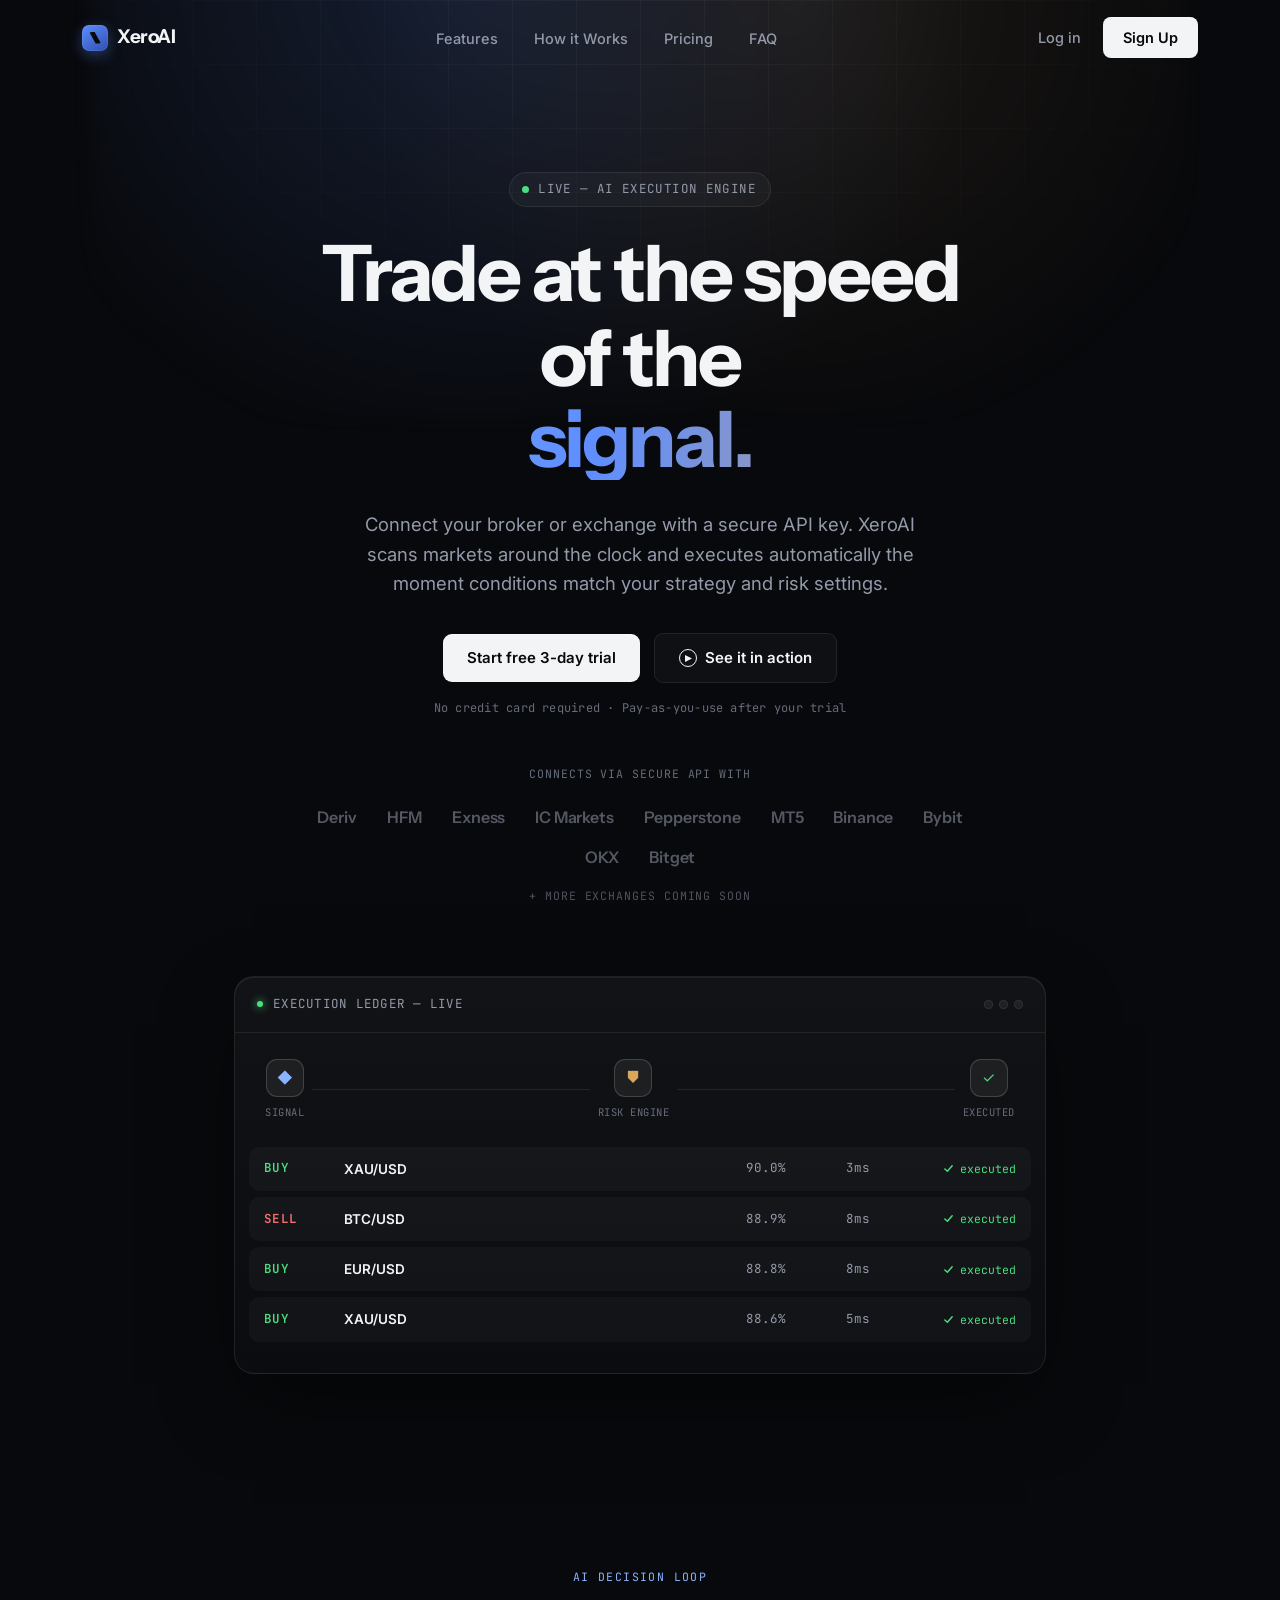
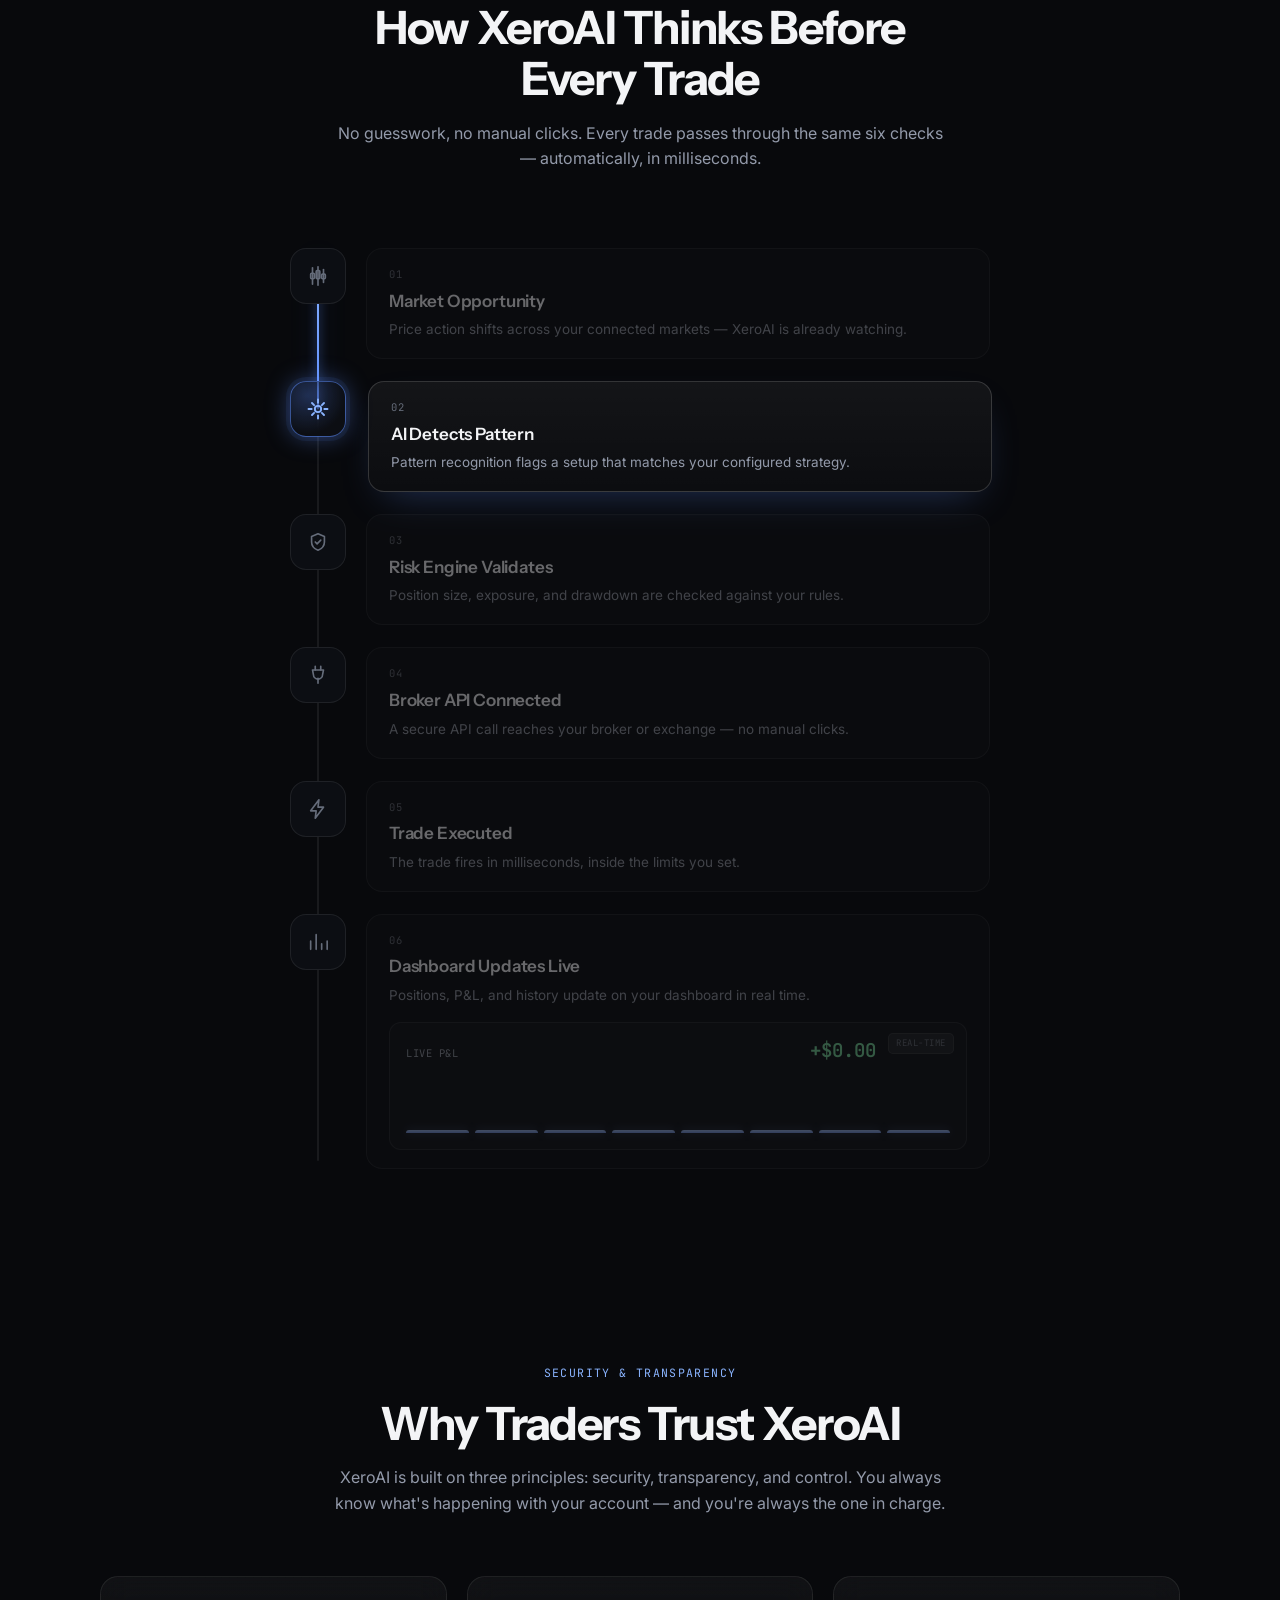
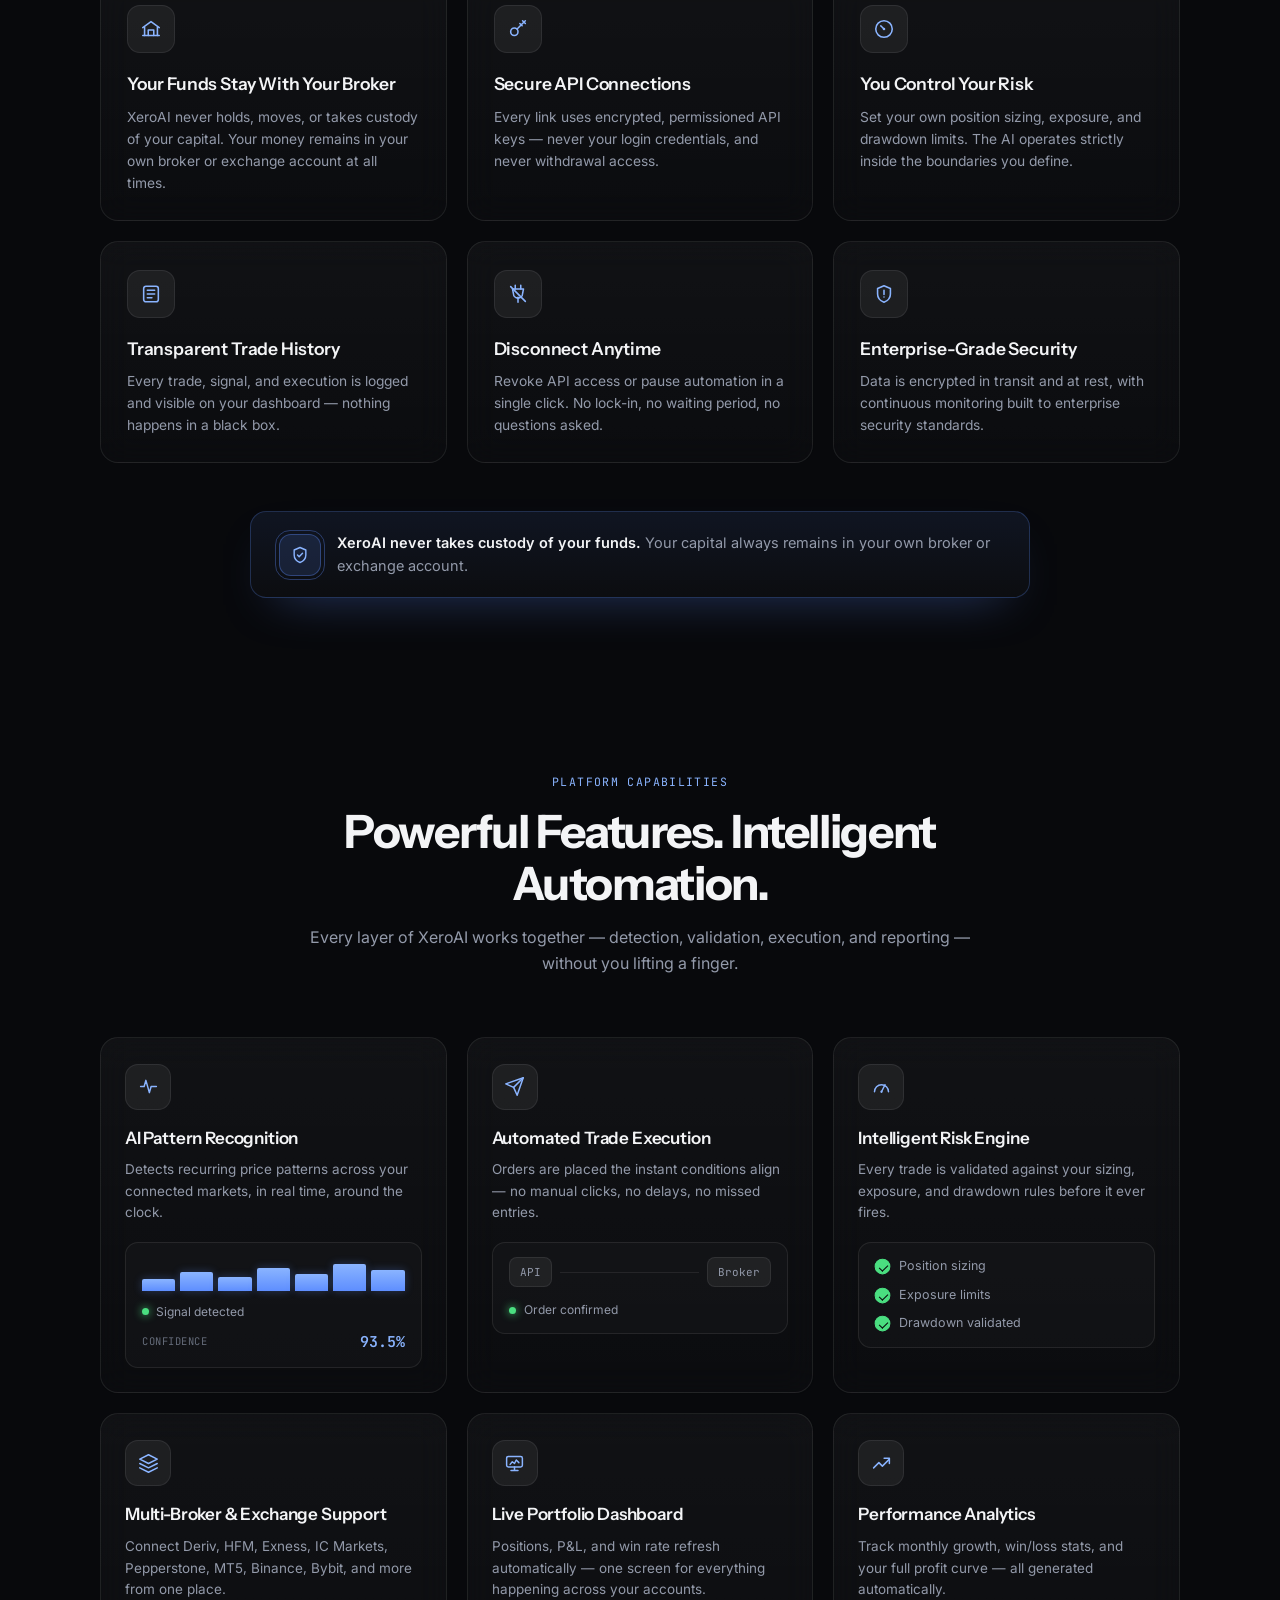
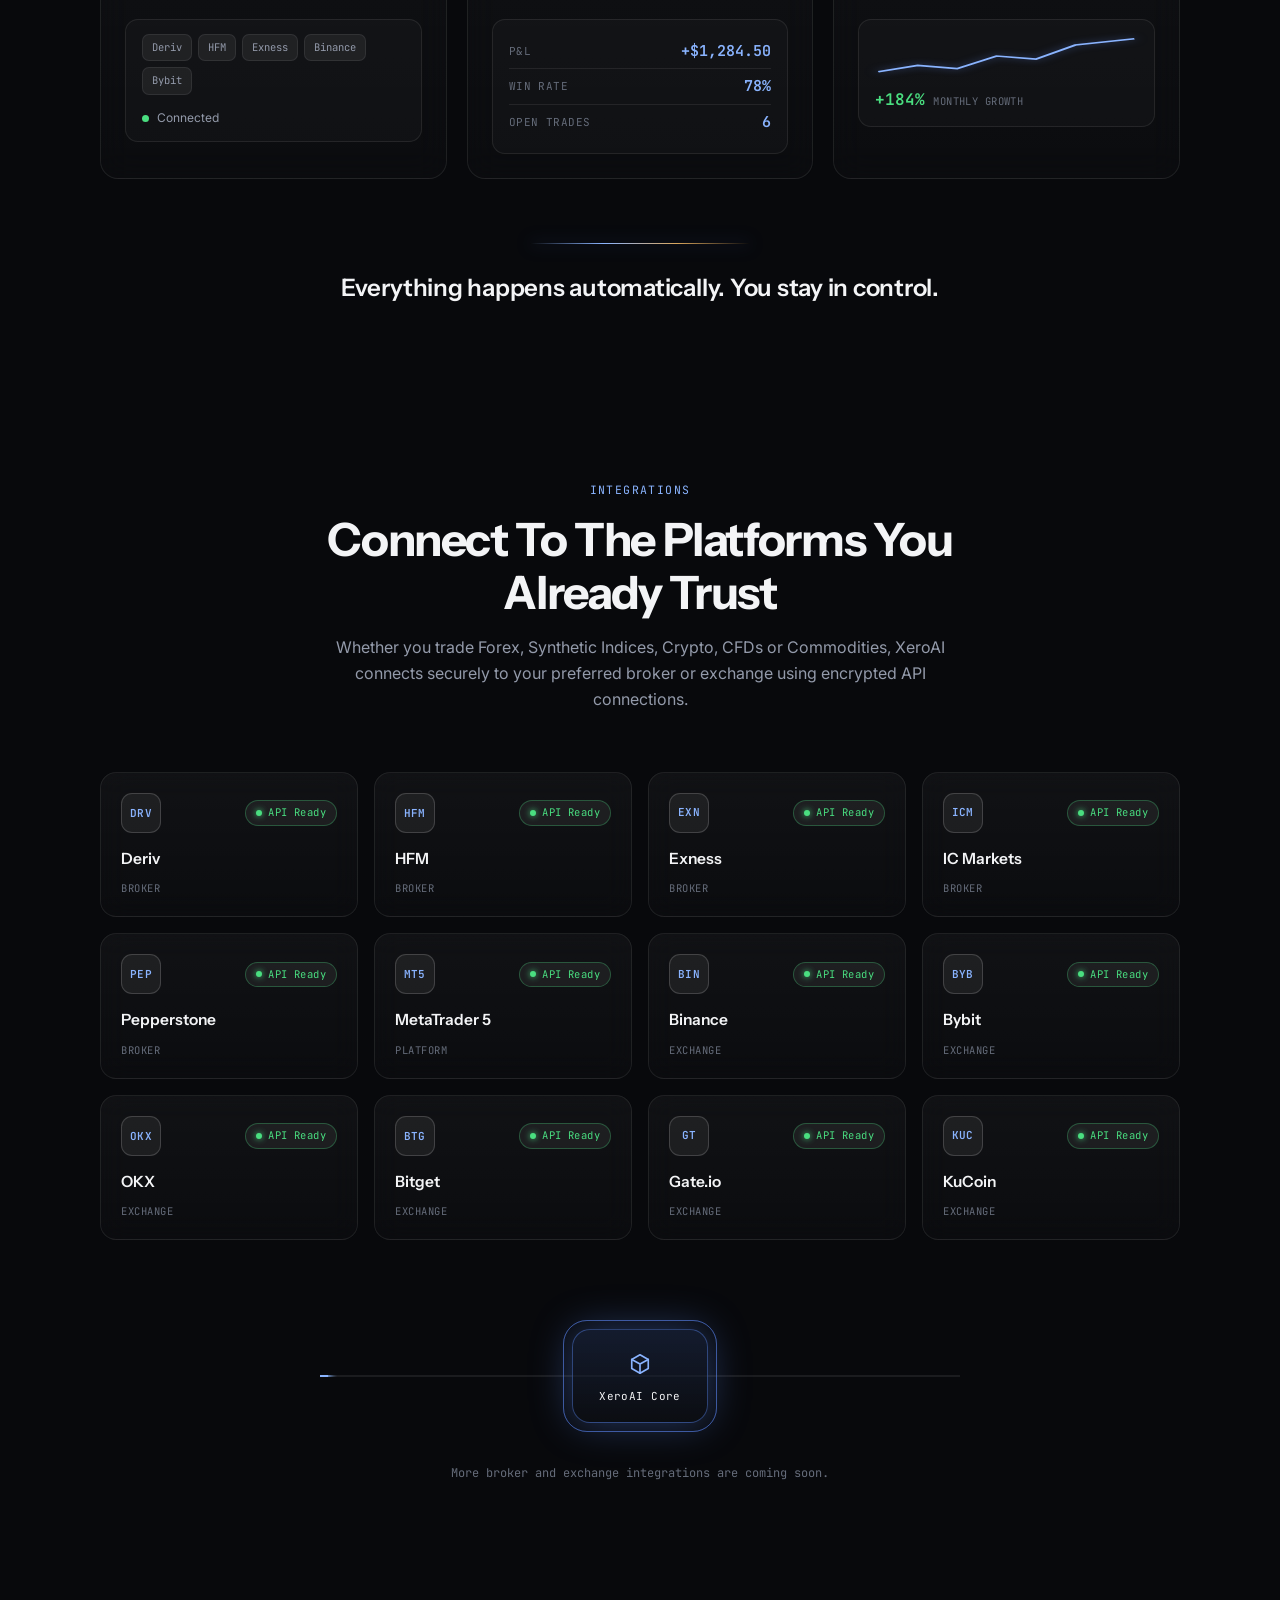
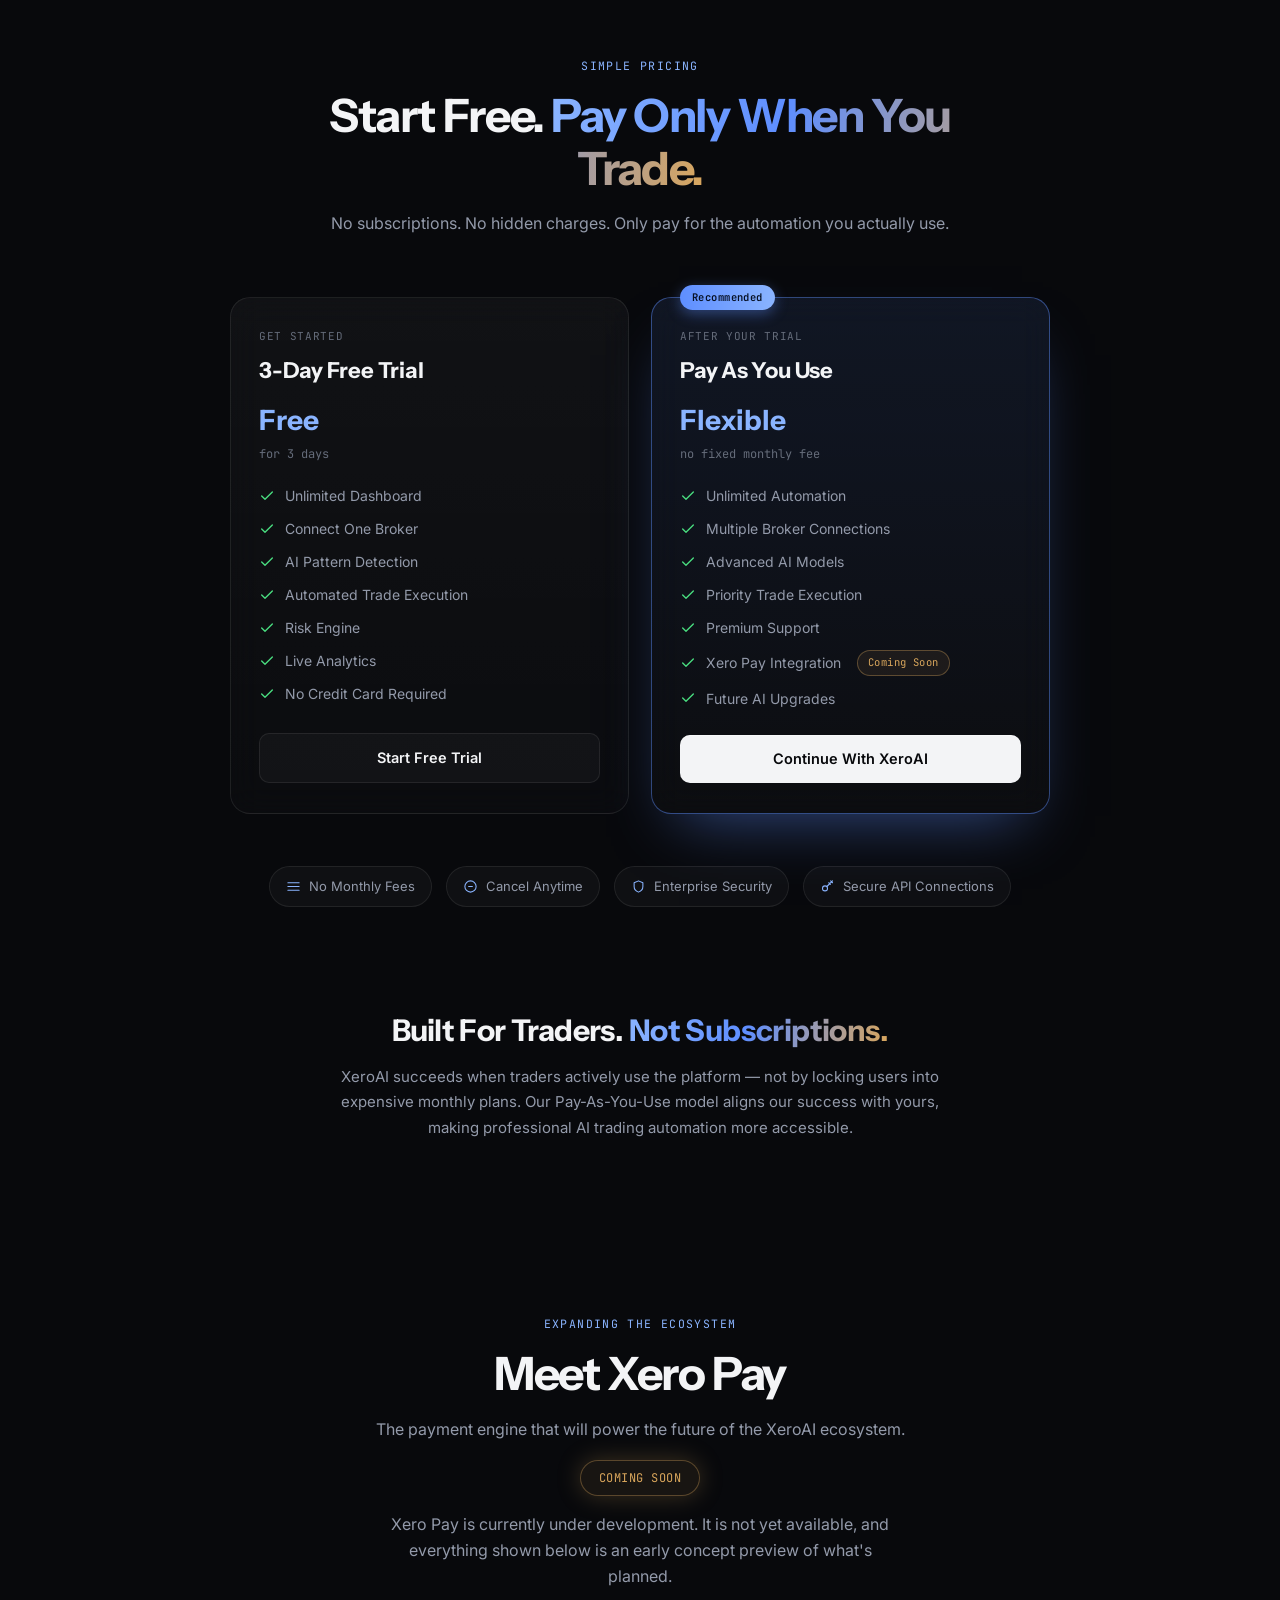
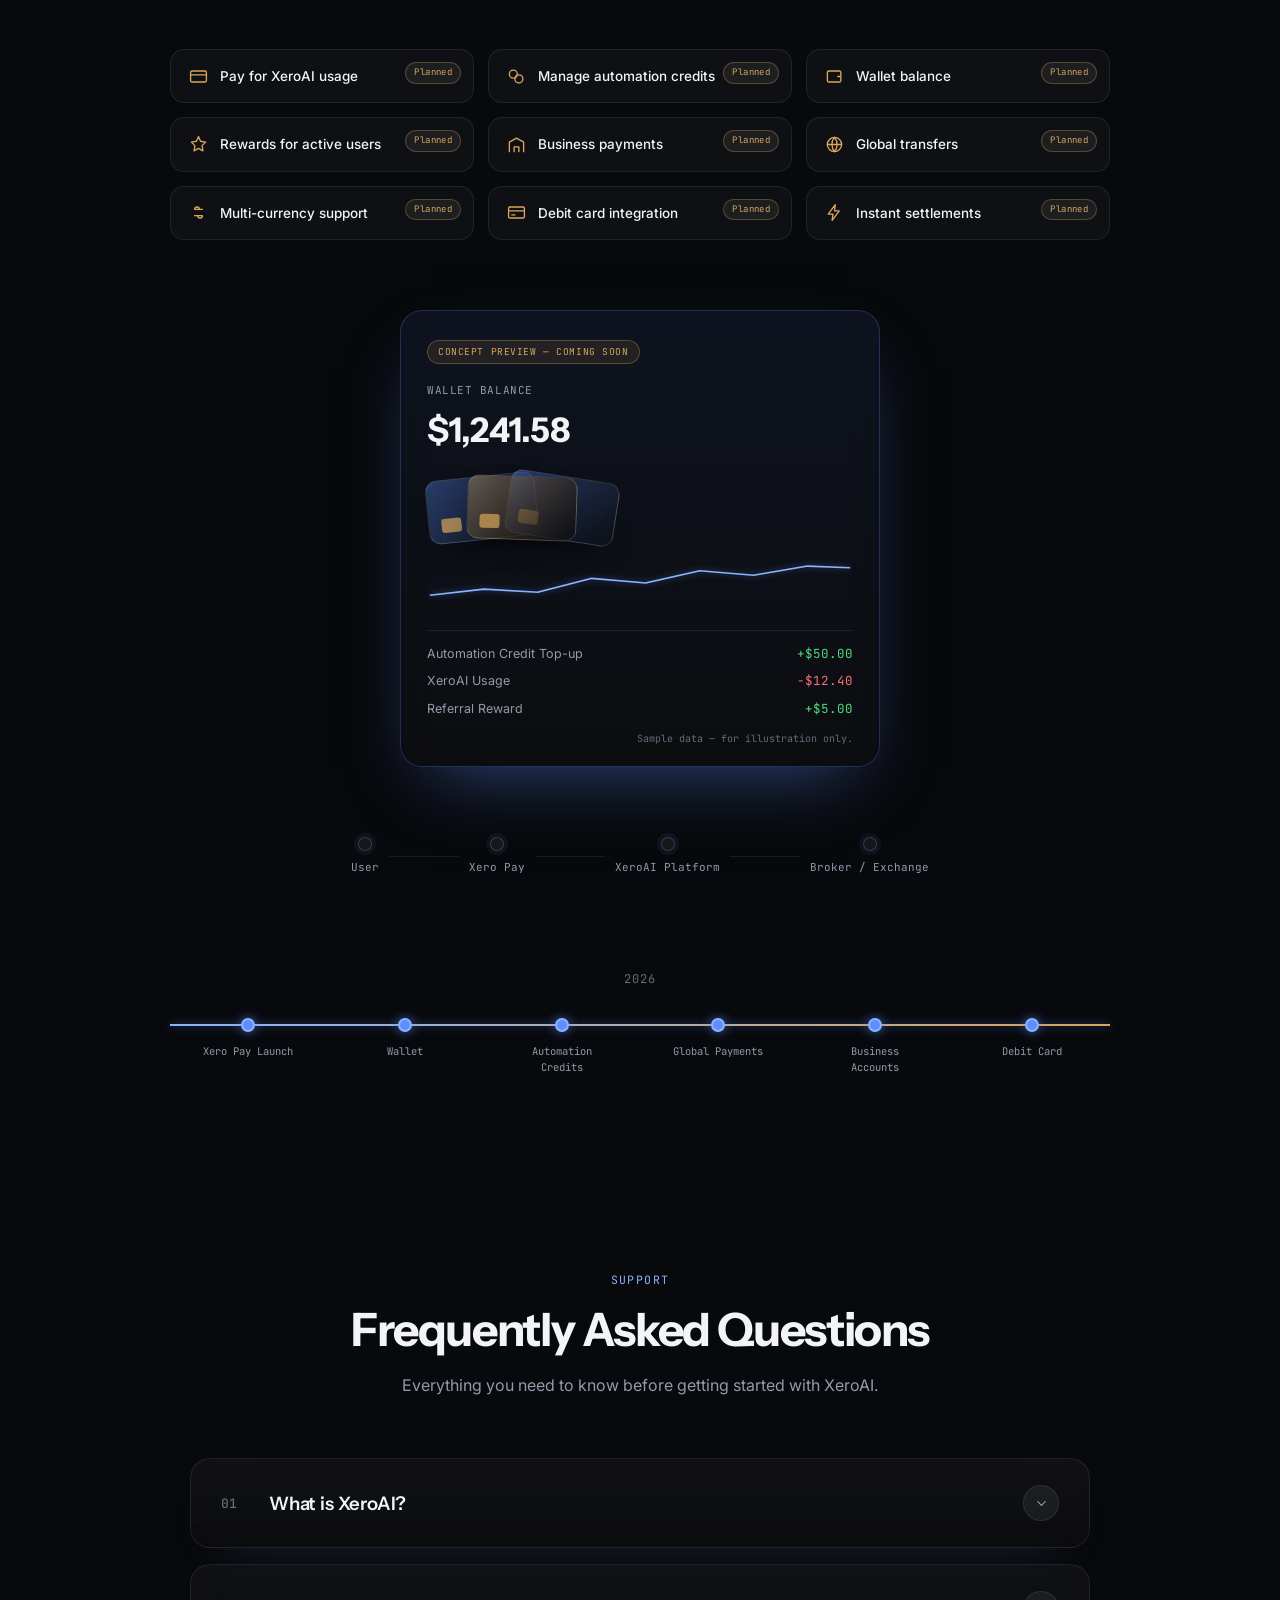
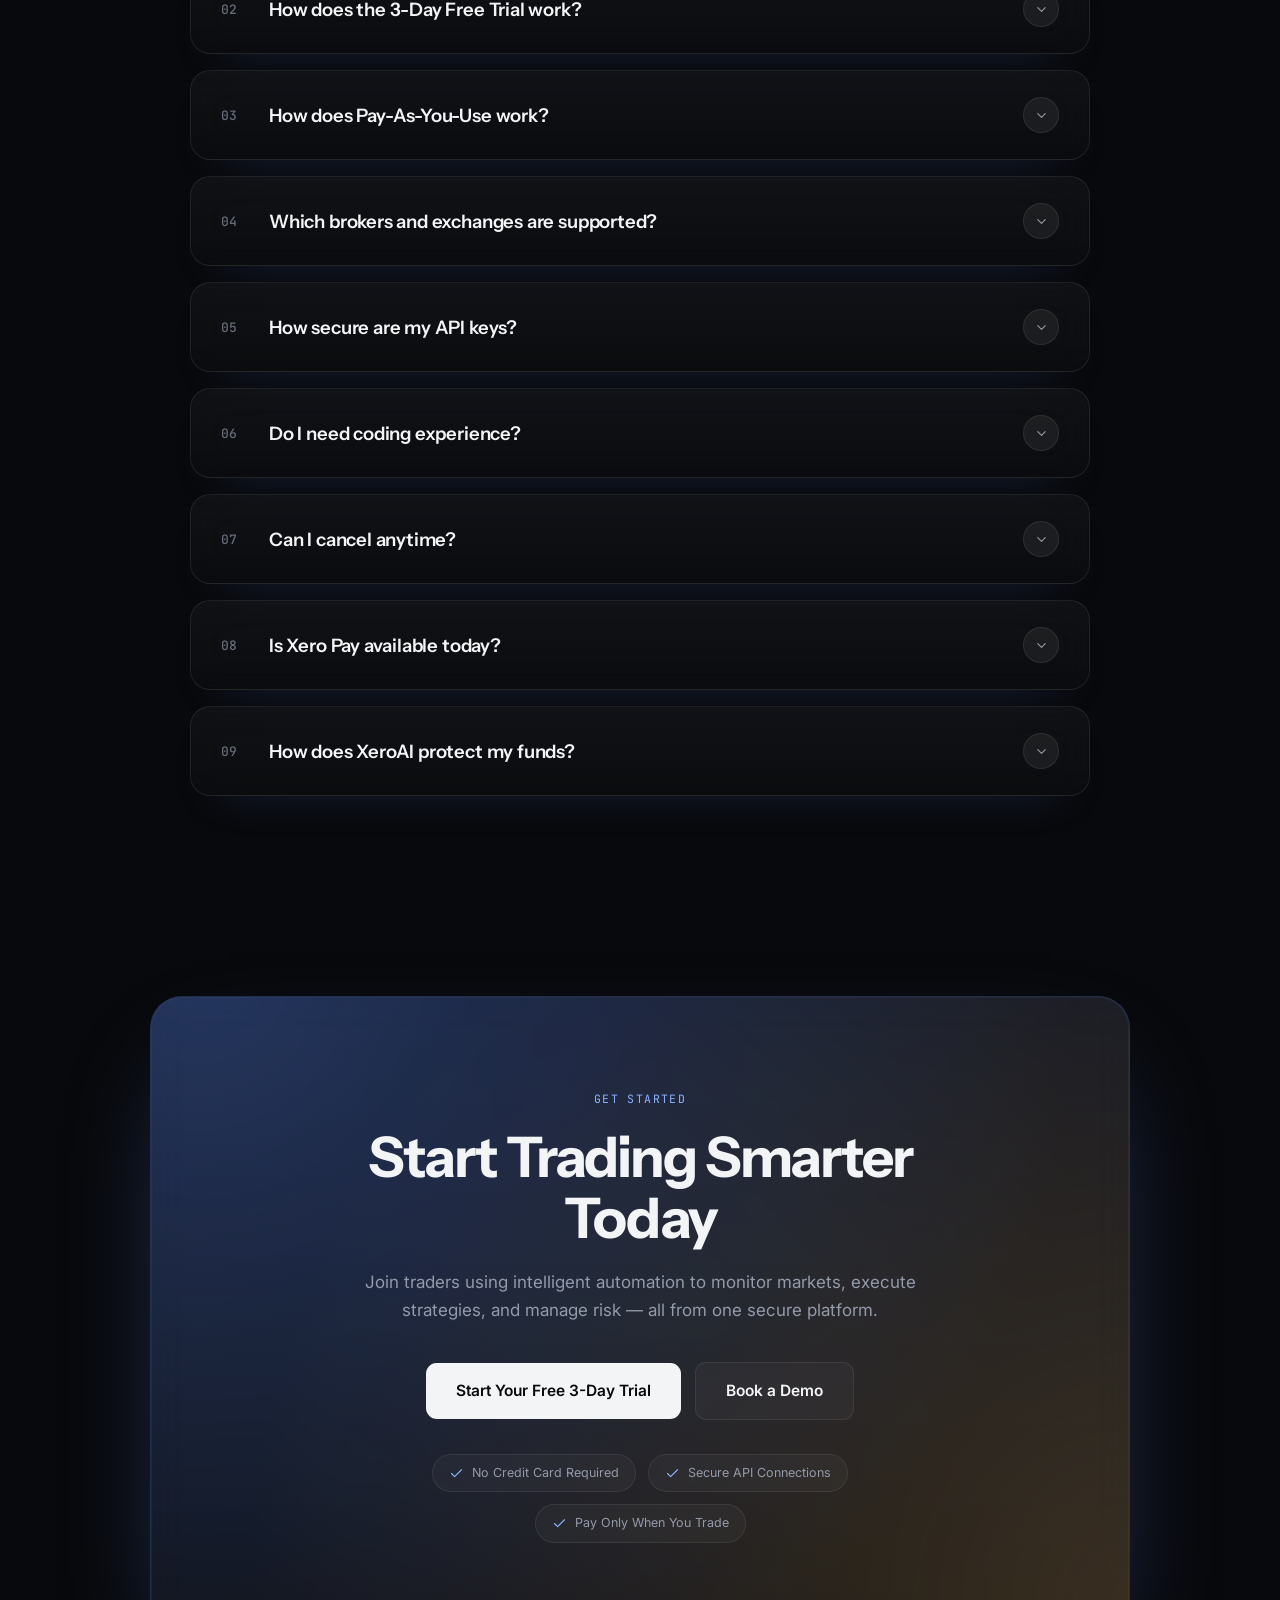
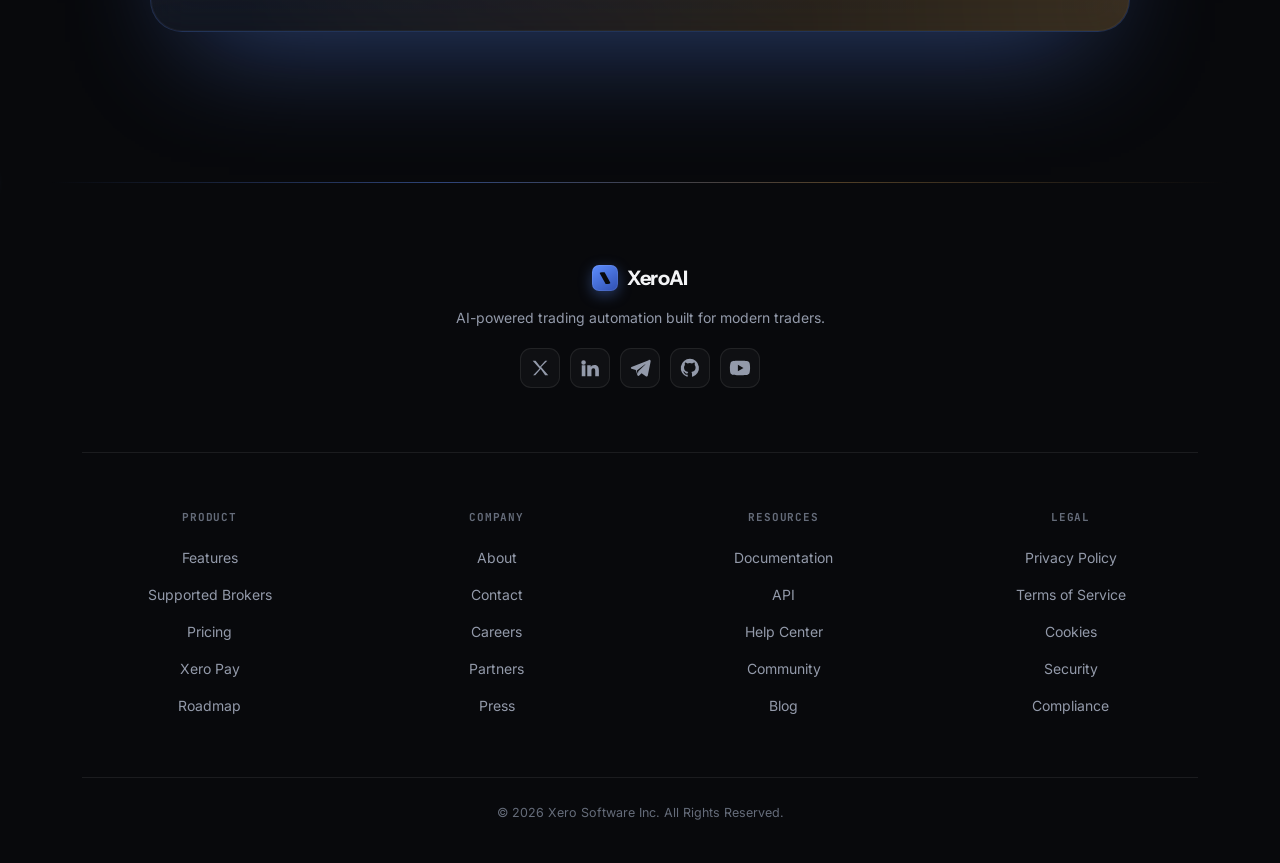
<file: index.html>
<!DOCTYPE html>
<html lang="en">
<head>
<meta charset="UTF-8">
<meta name="viewport" content="width=device-width, initial-scale=1.0">
<title>XeroAI — Trade at the speed of the signal</title>
<link rel="preconnect" href="https://fonts.googleapis.com">
<link rel="preconnect" href="https://fonts.gstatic.com" crossorigin>
<link href="https://fonts.googleapis.com/css2?family=Instrument+Sans:wght@400..700&family=Inter:wght@400;500;600;700&family=JetBrains+Mono:wght@400;500;600&display=swap" rel="stylesheet">
<link rel="stylesheet" href="css/main.css">
</head>
<body>

<div class="bg-glow"></div>
<div class="bg-grid"></div>

<nav class="nav" id="nav">
  <div class="container nav-inner">
    <a href="#" class="logo">
      <span class="logo-mark"></span>
      XeroAI
    </a>

    <ul class="nav-links">
      <li><a href="#features">Features</a></li>
      <li><a href="#how-it-works">How it Works</a></li>
      <li><a href="#pricing">Pricing</a></li>
      <li><a href="#faq">FAQ</a></li>
    </ul>

    <div class="nav-actions">
      <a href="login.html" class="link-btn">Log in</a>
      <a href="signup.html" class="btn btn-primary">Sign Up</a>
      <button class="nav-toggle" aria-label="Menu"><span></span></button>
    </div>
  </div>
</nav>

<header class="hero">
  <div class="container">

    <div class="eyebrow">
      <span class="dot"></span>
      LIVE — AI EXECUTION ENGINE
    </div>

    <h1>
      <span class="line"><span>Trade at the speed</span></span>
      <span class="line"><span>of the <span class="accent">signal.</span></span></span>
    </h1>

    <p class="sub">
      Connect your broker or exchange with a secure API key. XeroAI scans markets around the clock and executes automatically the moment conditions match your strategy and risk settings.
    </p>

    <div class="hero-ctas">
      <a href="trial-started.html" class="btn btn-primary">Start free 3-day trial</a>
      <a href="#" class="btn btn-ghost">
        <span class="btn-play-icon"><svg viewBox="0 0 8 8" fill="currentColor"><polygon points="0,0 8,4 0,8"/></svg></span>
        See it in action
      </a>
    </div>

    <p class="trial-note">No credit card required · Pay‑as‑you‑use after your trial</p>

    <div class="trust">
      <p>Connects via secure API with</p>
      <div class="trust-logos">
        <span>Deriv</span>
        <span>HFM</span>
        <span>Exness</span>
        <span>IC Markets</span>
        <span>Pepperstone</span>
        <span>MT5</span>
        <span>Binance</span>
        <span>Bybit</span>
        <span>OKX</span>
        <span>Bitget</span>
      </div>
      <p class="more-soon">+ more exchanges coming soon</p>
    </div>

    <div class="ledger-wrap">
      <div class="ledger">
        <div class="ledger-head">
          <div class="ledger-head-title">
            <span class="dot"></span>
            EXECUTION LEDGER — LIVE
          </div>
          <div class="ledger-traffic"><span></span><span></span><span></span></div>
        </div>

        <div class="flow">
          <div class="flow-node">
            <div class="node-dot">◆</div>
            <span class="label">Signal</span>
          </div>
          <div class="flow-line"></div>
          <div class="flow-node">
            <div class="node-dot">⛊</div>
            <span class="label">Risk Engine</span>
          </div>
          <div class="flow-line"></div>
          <div class="flow-node">
            <div class="node-dot">✓</div>
            <span class="label">Executed</span>
          </div>
        </div>

        <div class="ledger-rows" id="ledgerRows"></div>
      </div>
    </div>

  </div>
</header>

<section class="thinks" id="how-it-works">
  <div class="container">

    <div class="thinks-head">
      <span class="eyebrow-label">AI DECISION LOOP</span>
      <h2>How XeroAI Thinks Before Every Trade</h2>
      <p>No guesswork, no manual clicks. Every trade passes through the same six checks — automatically, in milliseconds.</p>
    </div>

    <div class="process">
      <div class="spine"><div class="spine-progress" id="spineProgress"></div></div>

      <div class="steps" id="steps">

        <div class="step" tabindex="0" role="button" aria-label="Step 1 of 6: Market Opportunity">
          <div class="node">
            <svg viewBox="0 0 24 24" fill="none" stroke="currentColor" stroke-width="1.8" stroke-linecap="round" stroke-linejoin="round">
              <line x1="6" y1="3" x2="6" y2="21"/><rect x="4" y="9" width="4" height="6" rx="1"/>
              <line x1="12" y1="2" x2="12" y2="22"/><rect x="10" y="6" width="4" height="9" rx="1"/>
              <line x1="18" y1="5" x2="18" y2="19"/><rect x="16" y="10" width="4" height="5" rx="1"/>
            </svg>
          </div>
          <div class="card">
            <span class="step-index">01</span>
            <h3>Market Opportunity</h3>
            <p>Price action shifts across your connected markets — XeroAI is already watching.</p>
          </div>
        </div>

        <div class="step" tabindex="0" role="button" aria-label="Step 2 of 6: AI Detects Pattern">
          <div class="node">
            <svg viewBox="0 0 24 24" fill="none" stroke="currentColor" stroke-width="1.8" stroke-linecap="round" stroke-linejoin="round">
              <circle cx="12" cy="12" r="3"/>
              <path d="M12 3v3M12 18v3M3 12h3M18 12h3M6.3 6.3l2 2M15.7 15.7l2 2M17.7 6.3l-2 2M8.3 15.7l-2 2"/>
            </svg>
          </div>
          <div class="card">
            <span class="step-index">02</span>
            <h3>AI Detects Pattern</h3>
            <p>Pattern recognition flags a setup that matches your configured strategy.</p>
          </div>
        </div>

        <div class="step" tabindex="0" role="button" aria-label="Step 3 of 6: Risk Engine Validates">
          <div class="node">
            <svg viewBox="0 0 24 24" fill="none" stroke="currentColor" stroke-width="1.8" stroke-linecap="round" stroke-linejoin="round">
              <path d="M12 3l7 3v6c0 4.5-3 7.5-7 9-4-1.5-7-4.5-7-9V6l7-3z"/>
              <path d="M9 12l2 2 4-4"/>
            </svg>
          </div>
          <div class="card">
            <span class="step-index">03</span>
            <h3>Risk Engine Validates</h3>
            <p>Position size, exposure, and drawdown are checked against your rules.</p>
          </div>
        </div>

        <div class="step" tabindex="0" role="button" aria-label="Step 4 of 6: Broker API Connected">
          <div class="node">
            <svg viewBox="0 0 24 24" fill="none" stroke="currentColor" stroke-width="1.8" stroke-linecap="round" stroke-linejoin="round">
              <path d="M9 2.5v4M15 2.5v4"/>
              <path d="M6 6.5h12l-1 5a5 5 0 0 1-10 0l-1-5z"/>
              <path d="M12 15.5V21"/>
            </svg>
          </div>
          <div class="card">
            <span class="step-index">04</span>
            <h3>Broker API Connected</h3>
            <p>A secure API call reaches your broker or exchange — no manual clicks.</p>
          </div>
        </div>

        <div class="step" tabindex="0" role="button" aria-label="Step 5 of 6: Trade Executed">
          <div class="node">
            <svg viewBox="0 0 24 24" fill="none" stroke="currentColor" stroke-width="1.8" stroke-linecap="round" stroke-linejoin="round">
              <path d="M13 2 4 14h6l-1 8 9-12h-6l1-8z"/>
            </svg>
          </div>
          <div class="card">
            <span class="step-index">05</span>
            <h3>Trade Executed</h3>
            <p>The trade fires in milliseconds, inside the limits you set.</p>
          </div>
        </div>

        <div class="step" tabindex="0" role="button" aria-label="Step 6 of 6: Dashboard Updates Live">
          <div class="node">
            <svg viewBox="0 0 24 24" fill="none" stroke="currentColor" stroke-width="1.8" stroke-linecap="round" stroke-linejoin="round">
              <path d="M4 20V11M10 20V4M16 20v-6M22 20v-9"/>
            </svg>
          </div>
          <div class="card">
            <span class="step-index">06</span>
            <h3>Dashboard Updates Live</h3>
            <p>Positions, P&amp;L, and history update on your dashboard in real time.</p>

            <div class="mini-dash">
              <span class="mini-dash-badge">REAL-TIME</span>
              <div class="mini-dash-top">
                <span class="mini-dash-label">Live P&amp;L</span>
                <span class="mini-dash-counter" id="pnlCounter">+$0.00</span>
              </div>
              <div class="bars" id="miniBars">
                <span></span><span></span><span></span><span></span><span></span><span></span><span></span><span></span>
              </div>
            </div>
          </div>
        </div>

      </div>
    </div>

  </div>
</section>

<section class="trust-features" id="why-trust">
  <div class="container">

    <div class="trust-head">
      <span class="eyebrow-label">SECURITY &amp; TRANSPARENCY</span>
      <h2>Why Traders Trust XeroAI</h2>
      <p>XeroAI is built on three principles: security, transparency, and control. You always know what's happening with your account — and you're always the one in charge.</p>
    </div>

    <div class="trust-grid">

      <div class="trust-card">
        <div class="trust-icon">
          <svg viewBox="0 0 24 24" fill="none" stroke="currentColor" stroke-width="1.7" stroke-linecap="round" stroke-linejoin="round">
            <path d="M3 10.5 12 4l9 6.5"/>
            <path d="M5 10v9M19 10v9M9 19v-6h6v6"/>
            <path d="M3 19h18"/>
          </svg>
        </div>
        <h3>Your Funds Stay With Your Broker</h3>
        <p>XeroAI never holds, moves, or takes custody of your capital. Your money remains in your own broker or exchange account at all times.</p>
      </div>

      <div class="trust-card">
        <div class="trust-icon">
          <svg viewBox="0 0 24 24" fill="none" stroke="currentColor" stroke-width="1.7" stroke-linecap="round" stroke-linejoin="round">
            <circle cx="8" cy="15" r="4"/>
            <path d="M11 12l9-9M17 3l3 3M14 6l2.5 2.5"/>
          </svg>
        </div>
        <h3>Secure API Connections</h3>
        <p>Every link uses encrypted, permissioned API keys — never your login credentials, and never withdrawal access.</p>
      </div>

      <div class="trust-card">
        <div class="trust-icon">
          <svg viewBox="0 0 24 24" fill="none" stroke="currentColor" stroke-width="1.7" stroke-linecap="round" stroke-linejoin="round">
            <circle cx="12" cy="12" r="9"/>
            <path d="M12 12 8.5 8.5" class="dial-needle"/>
            <circle cx="12" cy="12" r="1.4" fill="currentColor" stroke="none"/>
          </svg>
        </div>
        <h3>You Control Your Risk</h3>
        <p>Set your own position sizing, exposure, and drawdown limits. The AI operates strictly inside the boundaries you define.</p>
      </div>

      <div class="trust-card">
        <div class="trust-icon">
          <svg viewBox="0 0 24 24" fill="none" stroke="currentColor" stroke-width="1.7" stroke-linecap="round" stroke-linejoin="round">
            <rect x="4" y="3.5" width="16" height="17" rx="2.5"/>
            <path d="M8 8h8M8 12h8M8 16h5"/>
          </svg>
        </div>
        <h3>Transparent Trade History</h3>
        <p>Every trade, signal, and execution is logged and visible on your dashboard — nothing happens in a black box.</p>
      </div>

      <div class="trust-card">
        <div class="trust-icon">
          <svg viewBox="0 0 24 24" fill="none" stroke="currentColor" stroke-width="1.7" stroke-linecap="round" stroke-linejoin="round">
            <path d="M9 2.5v4M15 2.5v4"/>
            <path d="M6 6.5h12l-1 5a5 5 0 0 1-10 0l-1-5z" class="plug-body"/>
            <path d="M12 15.5V21"/>
            <path d="M4 4l16 16" class="unplug-slash"/>
          </svg>
        </div>
        <h3>Disconnect Anytime</h3>
        <p>Revoke API access or pause automation in a single click. No lock-in, no waiting period, no questions asked.</p>
      </div>

      <div class="trust-card">
        <div class="trust-icon">
          <svg viewBox="0 0 24 24" fill="none" stroke="currentColor" stroke-width="1.7" stroke-linecap="round" stroke-linejoin="round">
            <path d="M12 3l7 3v6c0 4.5-3 7.5-7 9-4-1.5-7-4.5-7-9V6l7-3z"/>
            <path d="M12 8v4.5M12 15.2v.1"/>
          </svg>
        </div>
        <h3>Enterprise-Grade Security</h3>
        <p>Data is encrypted in transit and at rest, with continuous monitoring built to enterprise security standards.</p>
      </div>

    </div>

    <div class="trust-banner">
      <div class="trust-banner-icon">
        <svg viewBox="0 0 24 24" fill="none" stroke="currentColor" stroke-width="1.7" stroke-linecap="round" stroke-linejoin="round">
          <path d="M12 3l7 3v6c0 4.5-3 7.5-7 9-4-1.5-7-4.5-7-9V6l7-3z"/>
          <path d="M9 12l2 2 4-4"/>
        </svg>
      </div>
      <p><strong>XeroAI never takes custody of your funds.</strong> Your capital always remains in your own broker or exchange account.</p>
    </div>

  </div>
</section>

<section class="features" id="features">
  <div class="container">

    <div class="features-head">
      <span class="eyebrow-label">PLATFORM CAPABILITIES</span>
      <h2>Powerful Features. Intelligent Automation.</h2>
      <p>Every layer of XeroAI works together — detection, validation, execution, and reporting — without you lifting a finger.</p>
    </div>

    <div class="features-grid">

      <!-- 1. AI Pattern Recognition -->
      <div class="feature-card" data-feature="pattern">
        <div class="feature-icon">
          <svg viewBox="0 0 24 24" fill="none" stroke="currentColor" stroke-width="1.7" stroke-linecap="round" stroke-linejoin="round">
            <path d="M3 12h4l2-7 4 14 2-7h6"/>
          </svg>
        </div>
        <h3>AI Pattern Recognition</h3>
        <p>Detects recurring price patterns across your connected markets, in real time, around the clock.</p>

        <div class="feature-demo demo-pattern">
          <div class="mini-candles">
            <span></span><span></span><span></span><span></span><span></span><span></span><span></span>
          </div>
          <div class="signal-badge">
            <span class="signal-dot"></span>
            <span>Signal detected</span>
          </div>
          <div class="demo-stat-row">
            <span class="demo-stat-label">Confidence</span>
            <span class="demo-stat-value" data-target="94.2" data-suffix="%" data-decimals="1">0%</span>
          </div>
        </div>
      </div>

      <!-- 2. Automated Trade Execution -->
      <div class="feature-card" data-feature="execution">
        <div class="feature-icon">
          <svg viewBox="0 0 24 24" fill="none" stroke="currentColor" stroke-width="1.7" stroke-linecap="round" stroke-linejoin="round">
            <path d="M22 2 11 13"/><path d="M22 2 15 22l-4-9-9-4 20-7z"/>
          </svg>
        </div>
        <h3>Automated Trade Execution</h3>
        <p>Orders are placed the instant conditions align — no manual clicks, no delays, no missed entries.</p>

        <div class="feature-demo demo-execution">
          <div class="exec-flow">
            <span class="exec-node">API</span>
            <span class="exec-line"><i></i></span>
            <span class="exec-node">Broker</span>
          </div>
          <div class="exec-status">
            <span class="exec-dot"></span>
            <span class="exec-status-text">Sending order…</span>
          </div>
        </div>
      </div>

      <!-- 3. Intelligent Risk Engine -->
      <div class="feature-card" data-feature="risk">
        <div class="feature-icon">
          <svg viewBox="0 0 24 24" fill="none" stroke="currentColor" stroke-width="1.7" stroke-linecap="round" stroke-linejoin="round">
            <path d="M4 18a8 8 0 0 1 16 0"/><path d="M12 18 16 10"/>
            <circle cx="12" cy="18" r="1.3" fill="currentColor" stroke="none"/>
          </svg>
        </div>
        <h3>Intelligent Risk Engine</h3>
        <p>Every trade is validated against your sizing, exposure, and drawdown rules before it ever fires.</p>

        <div class="feature-demo demo-risk">
          <ul class="risk-checks">
            <li><span class="check-dot"></span>Position sizing</li>
            <li><span class="check-dot"></span>Exposure limits</li>
            <li><span class="check-dot"></span>Drawdown validated</li>
          </ul>
        </div>
      </div>

      <!-- 4. Multi-Broker & Exchange Support -->
      <div class="feature-card" data-feature="brokers">
        <div class="feature-icon">
          <svg viewBox="0 0 24 24" fill="none" stroke="currentColor" stroke-width="1.7" stroke-linecap="round" stroke-linejoin="round">
            <path d="M12 2 2 7l10 5 10-5-10-5z"/><path d="M2 12l10 5 10-5"/><path d="M2 17l10 5 10-5"/>
          </svg>
        </div>
        <h3>Multi-Broker &amp; Exchange Support</h3>
        <p>Connect Deriv, HFM, Exness, IC Markets, Pepperstone, MT5, Binance, Bybit, and more from one place.</p>

        <div class="feature-demo demo-brokers">
          <div class="broker-chips">
            <span>Deriv</span><span>HFM</span><span>Exness</span><span>Binance</span><span>Bybit</span>
          </div>
          <div class="broker-status">
            <span class="status-dot"></span>
            <span class="status-text">Connecting…</span>
          </div>
        </div>
      </div>

      <!-- 5. Live Portfolio Dashboard -->
      <div class="feature-card" data-feature="portfolio">
        <div class="feature-icon">
          <svg viewBox="0 0 24 24" fill="none" stroke="currentColor" stroke-width="1.7" stroke-linecap="round" stroke-linejoin="round">
            <rect x="3" y="4" width="18" height="12" rx="2"/><path d="M8 20h8M12 16v4"/><path d="M7 13l2.5-3L12 12l2-4 3 3"/>
          </svg>
        </div>
        <h3>Live Portfolio Dashboard</h3>
        <p>Positions, P&amp;L, and win rate refresh automatically — one screen for everything happening across your accounts.</p>

        <div class="feature-demo demo-portfolio">
          <div class="portfolio-row">
            <span class="portfolio-label">P&amp;L</span>
            <span class="demo-stat-value" data-target="1284.50" data-prefix="+$" data-decimals="2">+$0.00</span>
          </div>
          <div class="portfolio-row">
            <span class="portfolio-label">Win Rate</span>
            <span class="demo-stat-value" data-target="78" data-suffix="%" data-decimals="0">0%</span>
          </div>
          <div class="portfolio-row">
            <span class="portfolio-label">Open Trades</span>
            <span class="demo-stat-value" data-target="6" data-decimals="0">0</span>
          </div>
        </div>
      </div>

      <!-- 6. Performance Analytics -->
      <div class="feature-card" data-feature="analytics">
        <div class="feature-icon">
          <svg viewBox="0 0 24 24" fill="none" stroke="currentColor" stroke-width="1.7" stroke-linecap="round" stroke-linejoin="round">
            <path d="M3 17l6-6 4 4 8-8"/><path d="M15 6h6v6"/>
          </svg>
        </div>
        <h3>Performance Analytics</h3>
        <p>Track monthly growth, win/loss stats, and your full profit curve — all generated automatically.</p>

        <div class="feature-demo demo-analytics">
          <svg class="analytics-chart" viewBox="0 0 160 56" preserveAspectRatio="none" aria-hidden="true">
            <path class="chart-path" d="M2,48 L26,40 L50,44 L74,28 L98,32 L122,14 L158,6" fill="none" stroke="currentColor" stroke-width="2"/>
          </svg>
          <div class="analytics-stat">
            <span class="demo-stat-value" data-target="184" data-prefix="+" data-suffix="%" data-decimals="0">+0%</span>
            <span class="analytics-caption">Monthly growth</span>
          </div>
        </div>
      </div>

    </div>

    <div class="features-divider" aria-hidden="true"></div>
    <p class="features-statement">Everything happens automatically. You stay in control.</p>

  </div>
</section>

<!-- ============ SUPPORTED BROKERS & EXCHANGES ============ -->
<section class="brokers" id="brokers">
  <div class="container">

    <div class="section-head">
      <span class="eyebrow-label">INTEGRATIONS</span>
      <h2>Connect To The Platforms You Already Trust</h2>
      <p>Whether you trade Forex, Synthetic Indices, Crypto, CFDs or Commodities, XeroAI connects securely to your preferred broker or exchange using encrypted API connections.</p>
    </div>

    <div class="brokers-grid">
      <div class="broker-card reveal-up" style="--d:0ms"><div class="broker-card-top"><span class="broker-logo">DRV</span><span class="badge-pill badge-ready"><span class="dot"></span>API Ready</span></div><h3>Deriv</h3><span class="broker-type">Broker</span></div>
      <div class="broker-card reveal-up" style="--d:60ms"><div class="broker-card-top"><span class="broker-logo">HFM</span><span class="badge-pill badge-ready"><span class="dot"></span>API Ready</span></div><h3>HFM</h3><span class="broker-type">Broker</span></div>
      <div class="broker-card reveal-up" style="--d:120ms"><div class="broker-card-top"><span class="broker-logo">EXN</span><span class="badge-pill badge-ready"><span class="dot"></span>API Ready</span></div><h3>Exness</h3><span class="broker-type">Broker</span></div>
      <div class="broker-card reveal-up" style="--d:180ms"><div class="broker-card-top"><span class="broker-logo">ICM</span><span class="badge-pill badge-ready"><span class="dot"></span>API Ready</span></div><h3>IC Markets</h3><span class="broker-type">Broker</span></div>
      <div class="broker-card reveal-up" style="--d:240ms"><div class="broker-card-top"><span class="broker-logo">PEP</span><span class="badge-pill badge-ready"><span class="dot"></span>API Ready</span></div><h3>Pepperstone</h3><span class="broker-type">Broker</span></div>
      <div class="broker-card reveal-up" style="--d:300ms"><div class="broker-card-top"><span class="broker-logo">MT5</span><span class="badge-pill badge-ready"><span class="dot"></span>API Ready</span></div><h3>MetaTrader 5</h3><span class="broker-type">Platform</span></div>
      <div class="broker-card reveal-up" style="--d:0ms"><div class="broker-card-top"><span class="broker-logo">BIN</span><span class="badge-pill badge-ready"><span class="dot"></span>API Ready</span></div><h3>Binance</h3><span class="broker-type">Exchange</span></div>
      <div class="broker-card reveal-up" style="--d:60ms"><div class="broker-card-top"><span class="broker-logo">BYB</span><span class="badge-pill badge-ready"><span class="dot"></span>API Ready</span></div><h3>Bybit</h3><span class="broker-type">Exchange</span></div>
      <div class="broker-card reveal-up" style="--d:120ms"><div class="broker-card-top"><span class="broker-logo">OKX</span><span class="badge-pill badge-ready"><span class="dot"></span>API Ready</span></div><h3>OKX</h3><span class="broker-type">Exchange</span></div>
      <div class="broker-card reveal-up" style="--d:180ms"><div class="broker-card-top"><span class="broker-logo">BTG</span><span class="badge-pill badge-ready"><span class="dot"></span>API Ready</span></div><h3>Bitget</h3><span class="broker-type">Exchange</span></div>
      <div class="broker-card reveal-up" style="--d:240ms"><div class="broker-card-top"><span class="broker-logo">GT</span><span class="badge-pill badge-ready"><span class="dot"></span>API Ready</span></div><h3>Gate.io</h3><span class="broker-type">Exchange</span></div>
      <div class="broker-card reveal-up" style="--d:300ms"><div class="broker-card-top"><span class="broker-logo">KUC</span><span class="badge-pill badge-ready"><span class="dot"></span>API Ready</span></div><h3>KuCoin</h3><span class="broker-type">Exchange</span></div>
    </div>

    <div class="broker-network reveal-up">
      <div class="network-line">
        <i class="pulse pulse-l1"></i><i class="pulse pulse-l2"></i>
        <i class="pulse pulse-r1"></i><i class="pulse pulse-r2"></i>
      </div>
      <div class="xeroai-core">
        <span class="core-ring"></span>
        <span class="core-ring core-ring-2"></span>
        <div class="core-icon">
          <svg viewBox="0 0 24 24" fill="none" stroke="currentColor" stroke-width="1.8" stroke-linecap="round" stroke-linejoin="round">
            <path d="M12 2 3 7v10l9 5 9-5V7l-9-5z"/><path d="M12 12 3 7M12 12v10M12 12l9-5"/>
          </svg>
        </div>
        <span class="core-label">XeroAI Core</span>
      </div>
    </div>

    <p class="brokers-more">More broker and exchange integrations are coming soon.</p>

  </div>
</section>

<!-- ============ PRICING ============ -->
<section class="pricing" id="pricing">
  <div class="container">

    <div class="section-head">
      <span class="eyebrow-label">SIMPLE PRICING</span>
      <h2>Start Free. <span class="accent-text">Pay Only When You Trade.</span></h2>
      <p>No subscriptions. No hidden charges. Only pay for the automation you actually use.</p>
    </div>

    <div class="pricing-grid">

      <div class="pricing-card reveal-up">
        <span class="pricing-kicker">Get Started</span>
        <h3>3-Day Free Trial</h3>
        <p class="pricing-price">Free<span>for 3 days</span></p>
        <ul class="check-list">
          <li><svg viewBox="0 0 24 24" fill="none" stroke="currentColor" stroke-width="2" stroke-linecap="round" stroke-linejoin="round"><path d="M20 6 9 17l-5-5"/></svg>Unlimited Dashboard</li>
          <li><svg viewBox="0 0 24 24" fill="none" stroke="currentColor" stroke-width="2" stroke-linecap="round" stroke-linejoin="round"><path d="M20 6 9 17l-5-5"/></svg>Connect One Broker</li>
          <li><svg viewBox="0 0 24 24" fill="none" stroke="currentColor" stroke-width="2" stroke-linecap="round" stroke-linejoin="round"><path d="M20 6 9 17l-5-5"/></svg>AI Pattern Detection</li>
          <li><svg viewBox="0 0 24 24" fill="none" stroke="currentColor" stroke-width="2" stroke-linecap="round" stroke-linejoin="round"><path d="M20 6 9 17l-5-5"/></svg>Automated Trade Execution</li>
          <li><svg viewBox="0 0 24 24" fill="none" stroke="currentColor" stroke-width="2" stroke-linecap="round" stroke-linejoin="round"><path d="M20 6 9 17l-5-5"/></svg>Risk Engine</li>
          <li><svg viewBox="0 0 24 24" fill="none" stroke="currentColor" stroke-width="2" stroke-linecap="round" stroke-linejoin="round"><path d="M20 6 9 17l-5-5"/></svg>Live Analytics</li>
          <li><svg viewBox="0 0 24 24" fill="none" stroke="currentColor" stroke-width="2" stroke-linecap="round" stroke-linejoin="round"><path d="M20 6 9 17l-5-5"/></svg>No Credit Card Required</li>
        </ul>
        <a href="#" class="btn btn-ghost pricing-btn">Start Free Trial</a>
      </div>

      <div class="pricing-card pricing-card-highlight reveal-up">
        <span class="pricing-recommended">Recommended</span>
        <span class="pricing-kicker">After Your Trial</span>
        <h3>Pay As You Use</h3>
        <p class="pricing-price">Flexible<span>no fixed monthly fee</span></p>
        <ul class="check-list">
          <li><svg viewBox="0 0 24 24" fill="none" stroke="currentColor" stroke-width="2" stroke-linecap="round" stroke-linejoin="round"><path d="M20 6 9 17l-5-5"/></svg>Unlimited Automation</li>
          <li><svg viewBox="0 0 24 24" fill="none" stroke="currentColor" stroke-width="2" stroke-linecap="round" stroke-linejoin="round"><path d="M20 6 9 17l-5-5"/></svg>Multiple Broker Connections</li>
          <li><svg viewBox="0 0 24 24" fill="none" stroke="currentColor" stroke-width="2" stroke-linecap="round" stroke-linejoin="round"><path d="M20 6 9 17l-5-5"/></svg>Advanced AI Models</li>
          <li><svg viewBox="0 0 24 24" fill="none" stroke="currentColor" stroke-width="2" stroke-linecap="round" stroke-linejoin="round"><path d="M20 6 9 17l-5-5"/></svg>Priority Trade Execution</li>
          <li><svg viewBox="0 0 24 24" fill="none" stroke="currentColor" stroke-width="2" stroke-linecap="round" stroke-linejoin="round"><path d="M20 6 9 17l-5-5"/></svg>Premium Support</li>
          <li><svg viewBox="0 0 24 24" fill="none" stroke="currentColor" stroke-width="2" stroke-linecap="round" stroke-linejoin="round"><path d="M20 6 9 17l-5-5"/></svg>Xero Pay Integration <span class="badge-pill badge-soon">Coming Soon</span></li>
          <li><svg viewBox="0 0 24 24" fill="none" stroke="currentColor" stroke-width="2" stroke-linecap="round" stroke-linejoin="round"><path d="M20 6 9 17l-5-5"/></svg>Future AI Upgrades</li>
        </ul>
        <a href="#" class="btn btn-primary pricing-btn">Continue With XeroAI</a>
      </div>

    </div>

    <div class="pricing-badges">
      <div class="mini-badge reveal-up" style="--d:0ms">
        <svg viewBox="0 0 24 24" fill="none" stroke="currentColor" stroke-width="1.7" stroke-linecap="round" stroke-linejoin="round"><path d="M3 12h18M3 6h18M3 18h18"/></svg>
        No Monthly Fees
      </div>
      <div class="mini-badge reveal-up" style="--d:90ms">
        <svg viewBox="0 0 24 24" fill="none" stroke="currentColor" stroke-width="1.7" stroke-linecap="round" stroke-linejoin="round"><circle cx="12" cy="12" r="9"/><path d="M9 12h6"/></svg>
        Cancel Anytime
      </div>
      <div class="mini-badge reveal-up" style="--d:180ms">
        <svg viewBox="0 0 24 24" fill="none" stroke="currentColor" stroke-width="1.7" stroke-linecap="round" stroke-linejoin="round"><path d="M12 3l7 3v6c0 4.5-3 7.5-7 9-4-1.5-7-4.5-7-9V6l7-3z"/></svg>
        Enterprise Security
      </div>
      <div class="mini-badge reveal-up" style="--d:270ms">
        <svg viewBox="0 0 24 24" fill="none" stroke="currentColor" stroke-width="1.7" stroke-linecap="round" stroke-linejoin="round"><circle cx="8" cy="15" r="4"/><path d="M11 12l9-9M17 3l3 3M14 6l2.5 2.5"/></svg>
        Secure API Connections
      </div>
    </div>

    <div class="features-divider" aria-hidden="true"></div>

    <div class="pricing-philosophy reveal-up">
      <h3>Built For Traders. <span class="accent-text">Not Subscriptions.</span></h3>
      <p>XeroAI succeeds when traders actively use the platform — not by locking users into expensive monthly plans. Our Pay-As-You-Use model aligns our success with yours, making professional AI trading automation more accessible.</p>
    </div>

  </div>
</section>

<!-- ============ XERO PAY ============ -->
<section class="xeropay" id="xero-pay">
  <div class="container">

    <div class="section-head">
      <span class="eyebrow-label">EXPANDING THE ECOSYSTEM</span>
      <h2>Meet Xero Pay</h2>
      <p>The payment engine that will power the future of the XeroAI ecosystem.</p>
      <span class="badge-pill badge-soon badge-soon-lg">COMING SOON</span>
      <p class="xeropay-disclaimer">Xero Pay is currently under development. It is not yet available, and everything shown below is an early concept preview of what's planned.</p>
    </div>

    <div class="xeropay-capabilities">
      <div class="capability-chip reveal-up" style="--d:0ms"><span class="badge-pill badge-planned">Planned</span><svg viewBox="0 0 24 24" fill="none" stroke="currentColor" stroke-width="1.7" stroke-linecap="round" stroke-linejoin="round"><rect x="2" y="5" width="20" height="14" rx="2"/><path d="M2 10h20"/></svg><span>Pay for XeroAI usage</span></div>
      <div class="capability-chip reveal-up" style="--d:40ms"><span class="badge-pill badge-planned">Planned</span><svg viewBox="0 0 24 24" fill="none" stroke="currentColor" stroke-width="1.7" stroke-linecap="round" stroke-linejoin="round"><circle cx="8" cy="9" r="5"/><circle cx="15" cy="15" r="5"/></svg><span>Manage automation credits</span></div>
      <div class="capability-chip reveal-up" style="--d:80ms"><span class="badge-pill badge-planned">Planned</span><svg viewBox="0 0 24 24" fill="none" stroke="currentColor" stroke-width="1.7" stroke-linecap="round" stroke-linejoin="round"><path d="M3 7a2 2 0 0 1 2-2h13a2 2 0 0 1 2 2v10a2 2 0 0 1-2 2H5a2 2 0 0 1-2-2V7z"/><path d="M16 12h3"/></svg><span>Wallet balance</span></div>
      <div class="capability-chip reveal-up" style="--d:120ms"><span class="badge-pill badge-planned">Planned</span><svg viewBox="0 0 24 24" fill="none" stroke="currentColor" stroke-width="1.7" stroke-linecap="round" stroke-linejoin="round"><path d="M12 2l2.6 5.9L21 9l-4.5 4.4L17.6 20 12 17l-5.6 3 1.1-6.6L3 9l6.4-1.1L12 2z"/></svg><span>Rewards for active users</span></div>
      <div class="capability-chip reveal-up" style="--d:160ms"><span class="badge-pill badge-planned">Planned</span><svg viewBox="0 0 24 24" fill="none" stroke="currentColor" stroke-width="1.7" stroke-linecap="round" stroke-linejoin="round"><path d="M3 21V9l9-5 9 5v12"/><path d="M9 21v-6h6v6"/></svg><span>Business payments</span></div>
      <div class="capability-chip reveal-up" style="--d:200ms"><span class="badge-pill badge-planned">Planned</span><svg viewBox="0 0 24 24" fill="none" stroke="currentColor" stroke-width="1.7" stroke-linecap="round" stroke-linejoin="round"><circle cx="12" cy="12" r="9"/><path d="M3 12h18M12 3a14 14 0 0 1 0 18M12 3a14 14 0 0 0 0 18"/></svg><span>Global transfers</span></div>
      <div class="capability-chip reveal-up" style="--d:240ms"><span class="badge-pill badge-planned">Planned</span><svg viewBox="0 0 24 24" fill="none" stroke="currentColor" stroke-width="1.7" stroke-linecap="round" stroke-linejoin="round"><path d="M7 8h10M7 8a3 3 0 1 1 6 0M7 16h10M17 16a3 3 0 1 1-6 0"/></svg><span>Multi-currency support</span></div>
      <div class="capability-chip reveal-up" style="--d:280ms"><span class="badge-pill badge-planned">Planned</span><svg viewBox="0 0 24 24" fill="none" stroke="currentColor" stroke-width="1.7" stroke-linecap="round" stroke-linejoin="round"><rect x="2" y="5" width="20" height="14" rx="2"/><path d="M2 10h20M6 15h4"/></svg><span>Debit card integration</span></div>
      <div class="capability-chip reveal-up" style="--d:320ms"><span class="badge-pill badge-planned">Planned</span><svg viewBox="0 0 24 24" fill="none" stroke="currentColor" stroke-width="1.7" stroke-linecap="round" stroke-linejoin="round"><path d="M13 2 4 14h6l-1 8 9-12h-6l1-8z"/></svg><span>Instant settlements</span></div>
    </div>

    <div class="wallet-mock reveal-up">
      <span class="wallet-mock-badge">CONCEPT PREVIEW — COMING SOON</span>

      <div class="wallet-particles" aria-hidden="true">
        <span></span><span></span><span></span><span></span><span></span><span></span>
      </div>

      <div class="wallet-top">
        <span class="wallet-label">Wallet Balance</span>
        <span class="wallet-balance demo-stat-value" data-target="1250" data-prefix="$" data-decimals="2">$0.00</span>
      </div>

      <div class="wallet-cards" aria-hidden="true">
        <div class="wallet-payment-card card-1"><span></span></div>
        <div class="wallet-payment-card card-2"><span></span></div>
        <div class="wallet-payment-card card-3"><span></span></div>
      </div>

      <div class="wallet-graph">
        <svg viewBox="0 0 300 60" preserveAspectRatio="none" aria-hidden="true">
          <path class="chart-path wallet-chart-path" d="M2,46 L40,38 L78,42 L116,24 L154,30 L192,14 L230,20 L268,8 L298,10" fill="none" stroke="currentColor" stroke-width="2"/>
        </svg>
      </div>

      <ul class="wallet-transactions">
        <li><span>Automation Credit Top-up</span><span class="tx-in">+$50.00</span></li>
        <li><span>XeroAI Usage</span><span class="tx-out">−$12.40</span></li>
        <li><span>Referral Reward</span><span class="tx-in">+$5.00</span></li>
      </ul>
      <p class="wallet-sample-note">Sample data — for illustration only.</p>
    </div>

    <div class="payflow">
      <div class="payflow-node"><span class="payflow-dot"></span><span>User</span></div>
      <div class="payflow-line"><i></i></div>
      <div class="payflow-node"><span class="payflow-dot"></span><span>Xero Pay</span></div>
      <div class="payflow-line"><i></i></div>
      <div class="payflow-node"><span class="payflow-dot"></span><span>XeroAI Platform</span></div>
      <div class="payflow-line"><i></i></div>
      <div class="payflow-node"><span class="payflow-dot"></span><span>Broker / Exchange</span></div>
    </div>

    <div class="roadmap">
      <span class="roadmap-year">2026</span>
      <div class="roadmap-track">
        <div class="roadmap-fill" id="roadmapFill"></div>
        <div class="roadmap-node reveal-up" style="--d:0ms"><span class="roadmap-dot"></span><span class="roadmap-label">Xero Pay Launch</span></div>
        <div class="roadmap-node reveal-up" style="--d:100ms"><span class="roadmap-dot"></span><span class="roadmap-label">Wallet</span></div>
        <div class="roadmap-node reveal-up" style="--d:200ms"><span class="roadmap-dot"></span><span class="roadmap-label">Automation Credits</span></div>
        <div class="roadmap-node reveal-up" style="--d:300ms"><span class="roadmap-dot"></span><span class="roadmap-label">Global Payments</span></div>
        <div class="roadmap-node reveal-up" style="--d:400ms"><span class="roadmap-dot"></span><span class="roadmap-label">Business Accounts</span></div>
        <div class="roadmap-node reveal-up" style="--d:500ms"><span class="roadmap-dot"></span><span class="roadmap-label">Debit Card</span></div>
      </div>
    </div>

  </div>
</section>



<!-- ============ FREQUENTLY ASKED QUESTIONS ============ -->
<section class="faq" id="faq">
  <div class="container">

    <div class="section-head reveal-up">
      <span class="eyebrow-label">SUPPORT</span>
      <h2>Frequently Asked Questions</h2>
      <p>Everything you need to know before getting started with XeroAI.</p>
    </div>

    <div class="faq-list">

      <div class="faq-card reveal-up" style="--d:0ms">
        <button class="faq-card-head" id="faq-q-1" aria-expanded="false" aria-controls="faq-a-1">
          <span class="faq-index">01</span>
          <span class="faq-card-question">What is XeroAI?</span>
          <span class="faq-card-icon"><svg viewBox="0 0 24 24" fill="none" stroke="currentColor" stroke-width="1.8" stroke-linecap="round" stroke-linejoin="round"><path d="M6 9l6 6 6-6"/></svg></span>
        </button>
        <div class="faq-card-body" id="faq-a-1" role="region" aria-labelledby="faq-q-1">
          <div class="faq-card-body-inner"><p>XeroAI is an AI-powered trading automation platform. It connects to your existing broker or exchange account, continuously scans the markets, and executes trades automatically when conditions match the strategy and risk settings you configure. XeroAI is not a broker and does not provide trading signals.</p></div>
        </div>
      </div>

      <div class="faq-card reveal-up" style="--d:40ms">
        <button class="faq-card-head" id="faq-q-2" aria-expanded="false" aria-controls="faq-a-2">
          <span class="faq-index">02</span>
          <span class="faq-card-question">How does the 3-Day Free Trial work?</span>
          <span class="faq-card-icon"><svg viewBox="0 0 24 24" fill="none" stroke="currentColor" stroke-width="1.8" stroke-linecap="round" stroke-linejoin="round"><path d="M6 9l6 6 6-6"/></svg></span>
        </button>
        <div class="faq-card-body" id="faq-a-2" role="region" aria-labelledby="faq-q-2">
          <div class="faq-card-body-inner"><p>Every new account starts with a free 3-day trial with full access to the dashboard and automation features. No credit card is required to begin.</p></div>
        </div>
      </div>

      <div class="faq-card reveal-up" style="--d:80ms">
        <button class="faq-card-head" id="faq-q-3" aria-expanded="false" aria-controls="faq-a-3">
          <span class="faq-index">03</span>
          <span class="faq-card-question">How does Pay-As-You-Use work?</span>
          <span class="faq-card-icon"><svg viewBox="0 0 24 24" fill="none" stroke="currentColor" stroke-width="1.8" stroke-linecap="round" stroke-linejoin="round"><path d="M6 9l6 6 6-6"/></svg></span>
        </button>
        <div class="faq-card-body" id="faq-a-3" role="region" aria-labelledby="faq-q-3">
          <div class="faq-card-body-inner"><p>After your trial ends, you continue on a flexible Pay-As-You-Use subscription. There are no fixed monthly fees — you pay only for the automation you actively use.</p></div>
        </div>
      </div>

      <div class="faq-card reveal-up" style="--d:120ms">
        <button class="faq-card-head" id="faq-q-4" aria-expanded="false" aria-controls="faq-a-4">
          <span class="faq-index">04</span>
          <span class="faq-card-question">Which brokers and exchanges are supported?</span>
          <span class="faq-card-icon"><svg viewBox="0 0 24 24" fill="none" stroke="currentColor" stroke-width="1.8" stroke-linecap="round" stroke-linejoin="round"><path d="M6 9l6 6 6-6"/></svg></span>
        </button>
        <div class="faq-card-body" id="faq-a-4" role="region" aria-labelledby="faq-q-4">
          <div class="faq-card-body-inner"><p>XeroAI connects to Deriv, HFM, Exness, IC Markets, Pepperstone, and MT5-compatible brokers, as well as exchanges including Binance, Bybit, OKX, Bitget, Gate.io, and KuCoin — with more integrations planned.</p></div>
        </div>
      </div>

      <div class="faq-card reveal-up" style="--d:160ms">
        <button class="faq-card-head" id="faq-q-5" aria-expanded="false" aria-controls="faq-a-5">
          <span class="faq-index">05</span>
          <span class="faq-card-question">How secure are my API keys?</span>
          <span class="faq-card-icon"><svg viewBox="0 0 24 24" fill="none" stroke="currentColor" stroke-width="1.8" stroke-linecap="round" stroke-linejoin="round"><path d="M6 9l6 6 6-6"/></svg></span>
        </button>
        <div class="faq-card-body" id="faq-a-5" role="region" aria-labelledby="faq-q-5">
          <div class="faq-card-body-inner"><p>API connections use encrypted, permissioned keys that never include withdrawal access or your account login. Keys can be revoked at any time from your dashboard.</p></div>
        </div>
      </div>

      <div class="faq-card reveal-up" style="--d:200ms">
        <button class="faq-card-head" id="faq-q-6" aria-expanded="false" aria-controls="faq-a-6">
          <span class="faq-index">06</span>
          <span class="faq-card-question">Do I need coding experience?</span>
          <span class="faq-card-icon"><svg viewBox="0 0 24 24" fill="none" stroke="currentColor" stroke-width="1.8" stroke-linecap="round" stroke-linejoin="round"><path d="M6 9l6 6 6-6"/></svg></span>
        </button>
        <div class="faq-card-body" id="faq-a-6" role="region" aria-labelledby="faq-q-6">
          <div class="faq-card-body-inner"><p>No. XeroAI is built for traders, not developers. Strategies and risk settings are configured through the dashboard — no coding required.</p></div>
        </div>
      </div>

      <div class="faq-card reveal-up" style="--d:240ms">
        <button class="faq-card-head" id="faq-q-7" aria-expanded="false" aria-controls="faq-a-7">
          <span class="faq-index">07</span>
          <span class="faq-card-question">Can I cancel anytime?</span>
          <span class="faq-card-icon"><svg viewBox="0 0 24 24" fill="none" stroke="currentColor" stroke-width="1.8" stroke-linecap="round" stroke-linejoin="round"><path d="M6 9l6 6 6-6"/></svg></span>
        </button>
        <div class="faq-card-body" id="faq-a-7" role="region" aria-labelledby="faq-q-7">
          <div class="faq-card-body-inner"><p>Yes. You can pause automation or disconnect your broker at any time, with no lock-in period.</p></div>
        </div>
      </div>

      <div class="faq-card reveal-up" style="--d:280ms">
        <button class="faq-card-head" id="faq-q-8" aria-expanded="false" aria-controls="faq-a-8">
          <span class="faq-index">08</span>
          <span class="faq-card-question">Is Xero Pay available today?</span>
          <span class="faq-card-icon"><svg viewBox="0 0 24 24" fill="none" stroke="currentColor" stroke-width="1.8" stroke-linecap="round" stroke-linejoin="round"><path d="M6 9l6 6 6-6"/></svg></span>
        </button>
        <div class="faq-card-body" id="faq-a-8" role="region" aria-labelledby="faq-q-8">
          <div class="faq-card-body-inner"><p>Xero Pay is currently under development and will launch in a future update.</p></div>
        </div>
      </div>

      <div class="faq-card reveal-up" style="--d:320ms">
        <button class="faq-card-head" id="faq-q-9" aria-expanded="false" aria-controls="faq-a-9">
          <span class="faq-index">09</span>
          <span class="faq-card-question">How does XeroAI protect my funds?</span>
          <span class="faq-card-icon"><svg viewBox="0 0 24 24" fill="none" stroke="currentColor" stroke-width="1.8" stroke-linecap="round" stroke-linejoin="round"><path d="M6 9l6 6 6-6"/></svg></span>
        </button>
        <div class="faq-card-body" id="faq-a-9" role="region" aria-labelledby="faq-q-9">
          <div class="faq-card-body-inner"><p>XeroAI never takes custody of your funds. Your capital always remains in your own broker or exchange account, and every trade stays within the risk limits you define.</p></div>
        </div>
      </div>

    </div>
  </div>
</section>

<!-- ============ FINAL CALL TO ACTION ============ -->
<section class="cta-final" id="get-started">
  <div class="container">
    <div class="cta-panel reveal-up">
      <div class="cta-panel-glow" aria-hidden="true"></div>
      <div class="cta-particles" aria-hidden="true">
        <span></span><span></span><span></span><span></span><span></span><span></span><span></span><span></span>
      </div>

      <div class="cta-panel-content">
        <span class="eyebrow-label">GET STARTED</span>
        <h2>Start Trading Smarter Today</h2>
        <p>Join traders using intelligent automation to monitor markets, execute strategies, and manage risk — all from one secure platform.</p>

        <div class="cta-buttons">
          <a href="#" class="btn btn-primary cta-btn-lg">Start Your Free 3-Day Trial</a>
          <a href="#" class="btn btn-ghost cta-btn-lg">Book a Demo</a>
        </div>

        <div class="cta-trust-row">
          <span class="mini-badge">
            <svg viewBox="0 0 24 24" fill="none" stroke="currentColor" stroke-width="1.8" stroke-linecap="round" stroke-linejoin="round"><path d="M20 6 9 17l-5-5"/></svg>
            No Credit Card Required
          </span>
          <span class="mini-badge" style="--d:120ms">
            <svg viewBox="0 0 24 24" fill="none" stroke="currentColor" stroke-width="1.8" stroke-linecap="round" stroke-linejoin="round"><path d="M20 6 9 17l-5-5"/></svg>
            Secure API Connections
          </span>
          <span class="mini-badge" style="--d:240ms">
            <svg viewBox="0 0 24 24" fill="none" stroke="currentColor" stroke-width="1.8" stroke-linecap="round" stroke-linejoin="round"><path d="M20 6 9 17l-5-5"/></svg>
            Pay Only When You Trade
          </span>
        </div>
      </div>
    </div>
  </div>
</section>

<div class="footer-divider" aria-hidden="true"><i></i></div>

<!-- ============ FOOTER ============ -->
<footer class="site-footer">
  <div class="container">

    <div class="footer-brand-row reveal-up">
      <a href="#" class="logo footer-logo">
        <span class="logo-mark"></span>
        XeroAI
      </a>
      <p>AI-powered trading automation built for modern traders.</p>
      <div class="footer-social">
        <a href="#" aria-label="X (Twitter)"><svg viewBox="0 0 24 24" fill="currentColor"><path d="M4 4l7.5 8.5L4.5 20h2.3l6-6.8 4.8 6.8H21l-7.8-9L20 4h-2.3l-5.6 6.3L7.2 4H4z"/></svg></a>
        <a href="#" aria-label="LinkedIn"><svg viewBox="0 0 24 24" fill="currentColor"><path d="M4.98 3.5a2.5 2.5 0 1 1 0 5 2.5 2.5 0 0 1 0-5zM3 9h4v12H3zM9 9h3.8v1.7h.1c.5-1 1.9-2 3.9-2 4.1 0 4.9 2.7 4.9 6.2V21h-4v-5.6c0-1.3 0-3.1-1.9-3.1s-2.2 1.5-2.2 3v5.7H9z"/></svg></a>
        <a href="#" aria-label="Telegram"><svg viewBox="0 0 24 24" fill="currentColor"><path d="M21.5 3.5 2.7 10.9c-.9.4-.9 1.6.1 1.9l4.6 1.5 1.8 5.6c.3.9 1.4 1.1 2 .4l2.5-2.7 4.6 3.4c.8.6 2 .2 2.2-.8l3.1-15.4c.3-1.1-.8-2.1-1.9-1.7zM8.6 14.6l9-6.8c.2-.1.4.1.2.3l-7.3 7.1c-.3.3-.5.7-.5 1.1l-.2 2.3-1.2-3z"/></svg></a>
        <a href="#" aria-label="GitHub"><svg viewBox="0 0 24 24" fill="currentColor"><path d="M12 2a10 10 0 0 0-3.2 19.5c.5.1.7-.2.7-.5v-1.7c-2.8.6-3.4-1.3-3.4-1.3-.5-1.1-1.1-1.5-1.1-1.5-.9-.6.1-.6.1-.6 1 .1 1.5 1 1.5 1 .9 1.5 2.3 1.1 2.9.8.1-.7.4-1.1.6-1.4-2.3-.3-4.6-1.1-4.6-5 0-1.1.4-2 1-2.7-.1-.3-.4-1.3.1-2.6 0 0 .8-.3 2.7 1a9.4 9.4 0 0 1 5 0c1.9-1.3 2.7-1 2.7-1 .5 1.3.2 2.3.1 2.6.6.7 1 1.6 1 2.7 0 3.9-2.3 4.7-4.6 5 .4.3.7.9.7 1.9v2.8c0 .3.2.6.7.5A10 10 0 0 0 12 2z"/></svg></a>
        <a href="#" aria-label="YouTube"><svg viewBox="0 0 24 24" fill="currentColor"><path d="M23 12s0-3.6-.5-5.3c-.3-1-1.1-1.8-2.1-2C18.5 4.2 12 4.2 12 4.2s-6.5 0-8.4.5c-1 .2-1.8 1-2 2C1 8.4 1 12 1 12s0 3.6.5 5.3c.3 1 1.1 1.8 2.1 2 1.9.5 8.4.5 8.4.5s6.5 0 8.4-.5c1-.2 1.8-1 2-2 .6-1.7.6-5.3.6-5.3zM9.7 15.5v-7l6.1 3.5-6.1 3.5z"/></svg></a>
      </div>
    </div>

    <div class="footer-links-grid">
      <nav class="footer-col reveal-up" style="--d:0ms" aria-label="Product">
        <h4>Product</h4>
        <ul>
          <li><a href="#features">Features</a></li>
          <li><a href="#brokers">Supported Brokers</a></li>
          <li><a href="#pricing">Pricing</a></li>
          <li><a href="#xero-pay">Xero Pay</a></li>
          <li><a href="#xero-pay">Roadmap</a></li>
        </ul>
      </nav>

      <nav class="footer-col reveal-up" style="--d:60ms" aria-label="Company">
        <h4>Company</h4>
        <ul>
          <li><a href="#">About</a></li>
          <li><a href="#">Contact</a></li>
          <li><a href="#">Careers</a></li>
          <li><a href="#">Partners</a></li>
          <li><a href="#">Press</a></li>
        </ul>
      </nav>

      <nav class="footer-col reveal-up" style="--d:120ms" aria-label="Resources">
        <h4>Resources</h4>
        <ul>
          <li><a href="#">Documentation</a></li>
          <li><a href="#">API</a></li>
          <li><a href="#">Help Center</a></li>
          <li><a href="#">Community</a></li>
          <li><a href="#">Blog</a></li>
        </ul>
      </nav>

      <nav class="footer-col reveal-up" style="--d:180ms" aria-label="Legal">
        <h4>Legal</h4>
        <ul>
          <li><a href="#">Privacy Policy</a></li>
          <li><a href="#">Terms of Service</a></li>
          <li><a href="#">Cookies</a></li>
          <li><a href="#">Security</a></li>
          <li><a href="#">Compliance</a></li>
        </ul>
      </nav>
    </div>

    <div class="footer-bottom">
      <p>&copy; 2026 Xero Software Inc. All Rights Reserved.</p>
    </div>

  </div>
</footer>

<script src="js/main.js"></script>
</body>
</html>
</file>
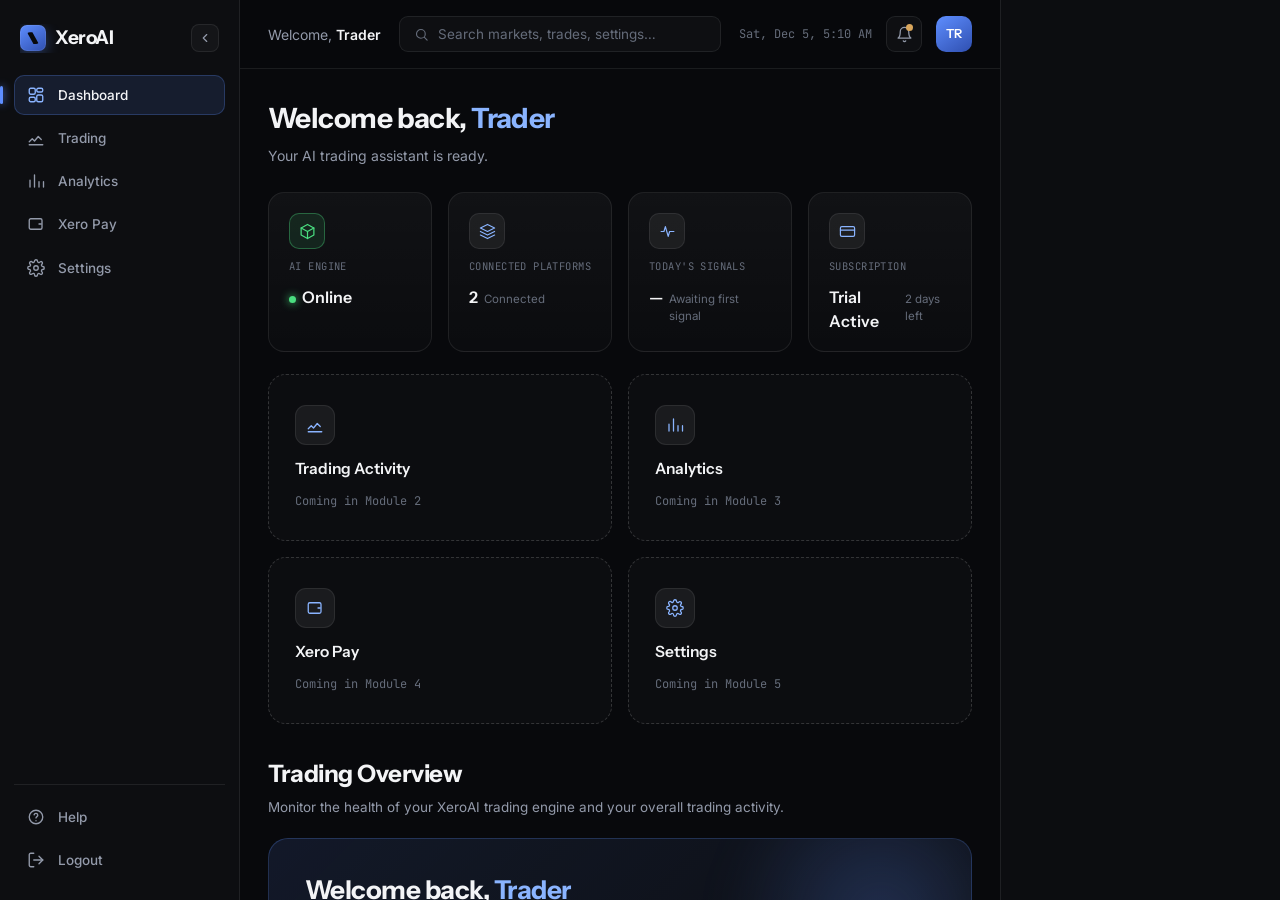
<file: dashboard.html>
<!DOCTYPE html>
<html lang="en">
<head>
<meta charset="UTF-8">
<meta name="viewport" content="width=device-width, initial-scale=1.0">
<title>Dashboard — XeroAI</title>
<meta name="description" content="Your XeroAI dashboard.">
<link rel="preconnect" href="https://fonts.googleapis.com">
<link rel="preconnect" href="https://fonts.gstatic.com" crossorigin>
<link href="https://fonts.googleapis.com/css2?family=Instrument+Sans:wght@400..700&family=Inter:wght@400;500;600;700&family=JetBrains+Mono:wght@400;500;600&display=swap" rel="stylesheet">
<link rel="stylesheet" href="css/dashboard.css">
</head>
<body class="dash-body app-body">

  <div class="app-sidebar-overlay" id="sidebarOverlay"></div>

  <div class="app-shell" id="appShell">

    <!-- ============ SIDEBAR ============ -->
    <aside class="app-sidebar" id="appSidebar">

      <div class="sidebar-top">
        <a href="dashboard.html" class="dash-logo sidebar-logo">
          <span class="dash-logo-mark"></span>
          <span class="sidebar-logo-text">XeroAI</span>
        </a>
        <button type="button" class="sidebar-collapse-btn" id="sidebarCollapseBtn" aria-label="Collapse sidebar" aria-pressed="false">
          <svg viewBox="0 0 24 24" fill="none" stroke="currentColor" stroke-width="2" stroke-linecap="round" stroke-linejoin="round"><path d="M15 6l-6 6 6 6"/></svg>
        </button>
      </div>

      <nav class="sidebar-nav" aria-label="Primary">
        <a href="dashboard.html" class="sidebar-link active" data-tooltip="Dashboard">
          <span class="sidebar-icon"><svg viewBox="0 0 24 24" fill="none" stroke="currentColor" stroke-width="1.8" stroke-linecap="round" stroke-linejoin="round"><rect x="3" y="3" width="8" height="8" rx="2"/><rect x="13" y="3" width="8" height="5" rx="2"/><rect x="13" y="12" width="8" height="9" rx="2"/><rect x="3" y="15" width="8" height="6" rx="2"/></svg></span>
          <span class="sidebar-label">Dashboard</span>
        </a>
        <a href="#" class="sidebar-link" data-tooltip="Trading" data-placeholder="true">
          <span class="sidebar-icon"><svg viewBox="0 0 24 24" fill="none" stroke="currentColor" stroke-width="1.8" stroke-linecap="round" stroke-linejoin="round"><path d="M3 17l4-4 3 3 5-6 4 4"/><path d="M3 21h18"/></svg></span>
          <span class="sidebar-label">Trading</span>
        </a>
        <a href="#" class="sidebar-link" data-tooltip="Analytics" data-placeholder="true">
          <span class="sidebar-icon"><svg viewBox="0 0 24 24" fill="none" stroke="currentColor" stroke-width="1.8" stroke-linecap="round" stroke-linejoin="round"><path d="M4 20V11M10 20V4M16 20v-7M22 20V13"/></svg></span>
          <span class="sidebar-label">Analytics</span>
        </a>
        <a href="xeropay.html" class="sidebar-link" data-tooltip="Xero Pay">
          <span class="sidebar-icon"><svg viewBox="0 0 24 24" fill="none" stroke="currentColor" stroke-width="1.8" stroke-linecap="round" stroke-linejoin="round"><path d="M3 7a2 2 0 0 1 2-2h13a2 2 0 0 1 2 2v10a2 2 0 0 1-2 2H5a2 2 0 0 1-2-2V7z"/><path d="M16 12h3"/></svg></span>
          <span class="sidebar-label">Xero Pay</span>
        </a>
        <a href="settings.html" class="sidebar-link" data-tooltip="Settings">
          <span class="sidebar-icon"><svg viewBox="0 0 24 24" fill="none" stroke="currentColor" stroke-width="1.8" stroke-linecap="round" stroke-linejoin="round"><circle cx="12" cy="12" r="3"/><path d="M19.4 15a1.7 1.7 0 0 0 .3 1.9l.1.1a2 2 0 1 1-2.8 2.8l-.1-.1a1.7 1.7 0 0 0-1.9-.3 1.7 1.7 0 0 0-1 1.5V21a2 2 0 1 1-4 0v-.1a1.7 1.7 0 0 0-1-1.6 1.7 1.7 0 0 0-1.9.3l-.1.1a2 2 0 1 1-2.8-2.8l.1-.1a1.7 1.7 0 0 0 .3-1.9 1.7 1.7 0 0 0-1.5-1H3a2 2 0 1 1 0-4h.1a1.7 1.7 0 0 0 1.5-1 1.7 1.7 0 0 0-.3-1.9l-.1-.1a2 2 0 1 1 2.8-2.8l.1.1a1.7 1.7 0 0 0 1.9.3H9a1.7 1.7 0 0 0 1-1.5V3a2 2 0 1 1 4 0v.1a1.7 1.7 0 0 0 1 1.5 1.7 1.7 0 0 0 1.9-.3l.1-.1a2 2 0 1 1 2.8 2.8l-.1.1a1.7 1.7 0 0 0-.3 1.9V9a1.7 1.7 0 0 0 1.5 1H21a2 2 0 1 1 0 4h-.1a1.7 1.7 0 0 0-1.5 1z"/></svg></span>
          <span class="sidebar-label">Settings</span>
        </a>
      </nav>

      <div class="sidebar-bottom">
        <a href="#" class="sidebar-link" data-tooltip="Help" data-placeholder="true">
          <span class="sidebar-icon"><svg viewBox="0 0 24 24" fill="none" stroke="currentColor" stroke-width="1.8" stroke-linecap="round" stroke-linejoin="round"><circle cx="12" cy="12" r="9"/><path d="M9.5 9a2.5 2.5 0 0 1 4.9.8c0 1.7-2.4 1.7-2.4 3.4"/><path d="M12 17v.1"/></svg></span>
          <span class="sidebar-label">Help</span>
        </a>
        <a href="login.html" class="sidebar-link sidebar-logout" data-tooltip="Logout">
          <span class="sidebar-icon"><svg viewBox="0 0 24 24" fill="none" stroke="currentColor" stroke-width="1.8" stroke-linecap="round" stroke-linejoin="round"><path d="M9 21H5a2 2 0 0 1-2-2V5a2 2 0 0 1 2-2h4"/><path d="M16 17l5-5-5-5"/><path d="M21 12H9"/></svg></span>
          <span class="sidebar-label">Logout</span>
        </a>
      </div>
    </aside>

    <!-- ============ MAIN COLUMN ============ -->
    <div class="app-main">

      <header class="app-topbar">
        <button type="button" class="mobile-menu-btn" id="mobileMenuBtn" aria-label="Open menu">
          <svg viewBox="0 0 24 24" fill="none" stroke="currentColor" stroke-width="2" stroke-linecap="round" stroke-linejoin="round"><path d="M3 6h18M3 12h18M3 18h18"/></svg>
        </button>

        <div class="topbar-welcome">Welcome, <strong>Trader</strong></div>

        <div class="topbar-search">
          <svg viewBox="0 0 24 24" fill="none" stroke="currentColor" stroke-width="1.8" stroke-linecap="round" stroke-linejoin="round"><circle cx="11" cy="11" r="7"/><path d="M21 21l-4.3-4.3"/></svg>
          <input type="text" placeholder="Search markets, trades, settings…" aria-label="Search">
        </div>

        <div class="topbar-right">
          <span class="topbar-datetime" id="topbarDatetime"></span>

          <button type="button" class="topbar-icon-btn" id="notifBtn" aria-label="Notifications">
            <svg viewBox="0 0 24 24" fill="none" stroke="currentColor" stroke-width="1.8" stroke-linecap="round" stroke-linejoin="round"><path d="M18 8a6 6 0 0 0-12 0c0 7-3 9-3 9h18s-3-2-3-9"/><path d="M13.7 21a2 2 0 0 1-3.4 0"/></svg>
            <span class="notif-dot"></span>
          </button>

          <div class="topbar-avatar" aria-label="Account">TR</div>
        </div>
      </header>

      <main class="app-content">

        <section class="dash-hero reveal-dash">
          <h1>Welcome back, <span class="accent">Trader</span></h1>
          <p>Your AI trading assistant is ready.</p>
        </section>

        <section class="status-grid">

          <div class="status-card reveal-dash" style="--d:0ms">
            <div class="status-card-icon status-icon-online">
              <svg viewBox="0 0 24 24" fill="none" stroke="currentColor" stroke-width="1.7" stroke-linecap="round" stroke-linejoin="round"><path d="M12 2 3 7v10l9 5 9-5V7l-9-5z"/><path d="M12 12 3 7M12 12v10M12 12l9-5"/></svg>
            </div>
            <span class="status-card-label">AI Engine</span>
            <span class="status-card-value"><span class="live-dot"></span>Online</span>
          </div>

          <div class="status-card reveal-dash" style="--d:80ms">
            <div class="status-card-icon">
              <svg viewBox="0 0 24 24" fill="none" stroke="currentColor" stroke-width="1.7" stroke-linecap="round" stroke-linejoin="round"><path d="M12 2 2 7l10 5 10-5-10-5z"/><path d="M2 12l10 5 10-5"/><path d="M2 17l10 5 10-5"/></svg>
            </div>
            <span class="status-card-label">Connected Platforms</span>
            <span class="status-card-value">2 <small>Connected</small></span>
          </div>

          <div class="status-card reveal-dash" style="--d:160ms">
            <div class="status-card-icon">
              <svg viewBox="0 0 24 24" fill="none" stroke="currentColor" stroke-width="1.7" stroke-linecap="round" stroke-linejoin="round"><path d="M3 12h4l2-7 4 14 2-7h6"/></svg>
            </div>
            <span class="status-card-label">Today's Signals</span>
            <span class="status-card-value">&mdash; <small>Awaiting first signal</small></span>
          </div>

          <div class="status-card reveal-dash" style="--d:240ms">
            <div class="status-card-icon">
              <svg viewBox="0 0 24 24" fill="none" stroke="currentColor" stroke-width="1.7" stroke-linecap="round" stroke-linejoin="round"><rect x="2" y="5" width="20" height="14" rx="2"/><path d="M2 10h20"/></svg>
            </div>
            <span class="status-card-label">Subscription</span>
            <span class="status-card-value">Trial Active <small>2 days left</small></span>
          </div>

        </section>

        <section class="modules-grid">

          <div class="module-card reveal-dash" style="--d:0ms">
            <div class="module-card-icon">
              <svg viewBox="0 0 24 24" fill="none" stroke="currentColor" stroke-width="1.7" stroke-linecap="round" stroke-linejoin="round"><path d="M3 17l4-4 3 3 5-6 4 4"/><path d="M3 21h18"/></svg>
            </div>
            <h3>Trading Activity</h3>
            <p>Coming in Module 2</p>
          </div>

          <div class="module-card reveal-dash" style="--d:80ms">
            <div class="module-card-icon">
              <svg viewBox="0 0 24 24" fill="none" stroke="currentColor" stroke-width="1.7" stroke-linecap="round" stroke-linejoin="round"><path d="M4 20V11M10 20V4M16 20v-7M22 20V13"/></svg>
            </div>
            <h3>Analytics</h3>
            <p>Coming in Module 3</p>
          </div>

          <div class="module-card reveal-dash" style="--d:160ms">
            <div class="module-card-icon">
              <svg viewBox="0 0 24 24" fill="none" stroke="currentColor" stroke-width="1.7" stroke-linecap="round" stroke-linejoin="round"><path d="M3 7a2 2 0 0 1 2-2h13a2 2 0 0 1 2 2v10a2 2 0 0 1-2 2H5a2 2 0 0 1-2-2V7z"/><path d="M16 12h3"/></svg>
            </div>
            <h3>Xero Pay</h3>
            <p>Coming in Module 4</p>
          </div>

          <div class="module-card reveal-dash" style="--d:240ms">
            <div class="module-card-icon">
              <svg viewBox="0 0 24 24" fill="none" stroke="currentColor" stroke-width="1.7" stroke-linecap="round" stroke-linejoin="round"><circle cx="12" cy="12" r="3"/><path d="M19.4 15a1.7 1.7 0 0 0 .3 1.9l.1.1a2 2 0 1 1-2.8 2.8l-.1-.1a1.7 1.7 0 0 0-1.9-.3 1.7 1.7 0 0 0-1 1.5V21a2 2 0 1 1-4 0v-.1a1.7 1.7 0 0 0-1-1.6 1.7 1.7 0 0 0-1.9.3l-.1.1a2 2 0 1 1-2.8-2.8l.1-.1a1.7 1.7 0 0 0 .3-1.9 1.7 1.7 0 0 0-1.5-1H3a2 2 0 1 1 0-4h.1a1.7 1.7 0 0 0 1.5-1 1.7 1.7 0 0 0-.3-1.9l-.1-.1a2 2 0 1 1 2.8-2.8l.1.1a1.7 1.7 0 0 0 1.9.3H9a1.7 1.7 0 0 0 1-1.5V3a2 2 0 1 1 4 0v.1a1.7 1.7 0 0 0 1 1.5 1.7 1.7 0 0 0 1.9-.3l.1-.1a2 2 0 1 1 2.8 2.8l-.1.1a1.7 1.7 0 0 0-.3 1.9V9a1.7 1.7 0 0 0 1.5 1H21a2 2 0 1 1 0 4h-.1a1.7 1.7 0 0 0-1.5 1z"/></svg>
            </div>
            <h3>Settings</h3>
            <p>Coming in Module 5</p>
          </div>

        </section>

        <!-- ============ TRADING OVERVIEW (Module 2A) ============ -->
        <section class="trading-overview" id="tradingOverview">

          <div class="section-heading reveal-dash">
            <h2>Trading Overview</h2>
            <p>Monitor the health of your XeroAI trading engine and your overall trading activity.</p>
          </div>

          <!-- Welcome banner -->
          <div class="welcome-banner reveal-dash">
            <div class="welcome-banner-glow" aria-hidden="true"></div>
            <div class="welcome-banner-content">
              <h3>Welcome back, <span class="accent">Trader</span></h3>
              <p>Your AI trading assistant is online and continuously monitoring the markets for high-probability opportunities.</p>
              <span class="badge-pill badge-online"><span class="dot"></span>AI Online</span>
            </div>
          </div>

          <div class="overview-row">

            <!-- AI Engine Status -->
            <div class="engine-status-card reveal-dash">
              <div class="engine-status-head">
                <h3>AI Engine</h3>
                <span class="badge-pill badge-online"><span class="dot"></span>Online</span>
              </div>
              <div class="engine-status-grid">
                <div class="engine-stat">
                  <span class="engine-stat-label">Trading Model</span>
                  <span class="engine-stat-value">XeroAI V1</span>
                </div>
                <div class="engine-stat">
                  <span class="engine-stat-label">Mode</span>
                  <span class="engine-stat-value">Automatic</span>
                </div>
                <div class="engine-stat">
                  <span class="engine-stat-label">Signal Quality</span>
                  <span class="engine-stat-value engine-stat-good">Excellent</span>
                </div>
                <div class="engine-stat">
                  <span class="engine-stat-label">Version</span>
                  <span class="engine-stat-value">1.0</span>
                </div>
              </div>
            </div>

            <!-- AI Confidence ring -->
            <div class="confidence-card reveal-dash">
              <div class="confidence-ring-wrap">
                <svg class="confidence-ring" viewBox="0 0 120 120" aria-hidden="true">
                  <circle class="confidence-ring-track" cx="60" cy="60" r="52"/>
                  <circle class="confidence-ring-fill" id="confidenceRingFill" cx="60" cy="60" r="52" data-target="94"/>
                </svg>
                <div class="confidence-ring-text">
                  <span class="confidence-value" id="confidenceValue">0%</span>
                </div>
              </div>
              <span class="confidence-label">AI Confidence</span>
              <p class="confidence-subtitle">Market conditions currently favour high-quality trading opportunities.</p>
            </div>

          </div>

          <!-- Trading statistics -->
          <div class="trading-stats-grid">
            <div class="trading-stat-card reveal-dash" style="--d:0ms">
              <span class="trading-stat-label">Today's Trades</span>
              <span class="trading-stat-value" data-counter data-target="12">0</span>
            </div>
            <div class="trading-stat-card reveal-dash" style="--d:80ms">
              <span class="trading-stat-label">Winning Trades</span>
              <span class="trading-stat-value" data-counter data-target="11">0</span>
            </div>
            <div class="trading-stat-card reveal-dash" style="--d:160ms">
              <span class="trading-stat-label">Open Positions</span>
              <span class="trading-stat-value" data-counter data-target="3">0</span>
            </div>
            <div class="trading-stat-card reveal-dash" style="--d:240ms">
              <span class="trading-stat-label">Today's Profit</span>
              <span class="trading-stat-value trading-stat-profit" data-counter data-target="42.50" data-prefix="+$" data-decimals="2">+$0.00</span>
            </div>
          </div>

          <!-- Quick actions -->
          <div class="quick-actions reveal-dash">
            <button type="button" class="quick-action-btn rippleable" id="qaStartAi" data-action="start">
              <span class="qa-icon">&#9654;</span>Start AI
            </button>
            <button type="button" class="quick-action-btn rippleable" id="qaPauseAi" data-action="pause">
              <span class="qa-icon">&#10074;&#10074;</span>Pause AI
            </button>
            <button type="button" class="quick-action-btn rippleable" data-action="analytics">
              <span class="qa-icon">&#128202;</span>View Analytics
            </button>
            <button type="button" class="quick-action-btn rippleable" data-action="platforms">
              <span class="qa-icon">&#9881;</span>Manage Platforms
            </button>
          </div>
          <p class="quick-actions-note" id="quickActionsNote">These actions are simulated. No live trading is connected yet.</p>

          <div class="overview-row overview-row-secondary">

            <!-- AI Activity Feed -->
            <div class="activity-feed-card reveal-dash">
              <h3>AI Activity Feed</h3>
              <ul class="activity-feed-list">
                <li class="activity-item"><span class="activity-time">09:12</span><span class="activity-text">AI detected strong bullish momentum.</span></li>
                <li class="activity-item"><span class="activity-time">09:18</span><span class="activity-text">New trading opportunity identified.</span></li>
                <li class="activity-item"><span class="activity-time">09:24</span><span class="activity-text">Market volatility increasing.</span></li>
                <li class="activity-item"><span class="activity-time">09:31</span><span class="activity-text">Monitoring BTC/USDT.</span></li>
              </ul>
            </div>

            <!-- Daily Summary -->
            <div class="daily-summary-card reveal-dash">
              <h3>Today's Summary</h3>
              <div class="daily-summary-row">
                <span class="daily-summary-label">Signals Generated</span>
                <span class="daily-summary-value">24</span>
              </div>
              <div class="daily-summary-row">
                <span class="daily-summary-label">Trades Executed</span>
                <span class="daily-summary-value">12</span>
              </div>
              <div class="daily-summary-row">
                <span class="daily-summary-label">Current Accuracy</span>
                <span class="daily-summary-value">94%</span>
              </div>
              <div class="progress-bar-track">
                <div class="progress-bar-fill" data-bar-target="94"></div>
              </div>
              <div class="daily-summary-markets">
                <span class="daily-summary-markets-label">Markets Monitored</span>
                <div class="market-chip-row">
                  <span class="market-chip">Forex</span>
                  <span class="market-chip">Synthetic Indices</span>
                  <span class="market-chip">Crypto</span>
                </div>
              </div>
            </div>

          </div>

          <!-- Performance snapshot -->
          <div class="performance-card reveal-dash">
            <h3>Performance Snapshot</h3>

            <div class="performance-row">
              <div class="performance-row-head">
                <span>Trading Accuracy</span>
                <span>94%</span>
              </div>
              <div class="progress-bar-track">
                <div class="progress-bar-fill" data-bar-target="94"></div>
              </div>
            </div>

            <div class="performance-row">
              <div class="performance-row-head">
                <span>AI Stability</span>
                <span>99%</span>
              </div>
              <div class="progress-bar-track">
                <div class="progress-bar-fill progress-bar-green" data-bar-target="99"></div>
              </div>
            </div>

            <div class="performance-row">
              <div class="performance-row-head">
                <span>System Health</span>
                <span>100%</span>
              </div>
              <div class="progress-bar-track">
                <div class="progress-bar-fill progress-bar-green" data-bar-target="100"></div>
              </div>
            </div>
          </div>

          <!-- Information card -->
          <div class="info-card reveal-dash">
            <div class="info-card-icon">
              <svg viewBox="0 0 24 24" fill="none" stroke="currentColor" stroke-width="1.7" stroke-linecap="round" stroke-linejoin="round"><circle cx="12" cy="12" r="9"/><path d="M12 8v.1M12 11v5"/></svg>
            </div>
            <div class="info-card-content">
              <h4>XeroAI Intelligence</h4>
              <p>XeroAI continuously scans supported markets using its proprietary AI engine. The system analyses trading conditions, evaluates market probability, and prepares high-confidence trading opportunities before execution.</p>
            </div>
          </div>

        </section>

        <!-- ============ CONNECTED PLATFORMS (Module 2B) ============ -->
        <section class="connected-platforms" id="connectedPlatforms">

          <div class="section-heading reveal-dash">
            <h2>Connected Trading Platforms</h2>
            <p>Monitor and manage every broker and exchange connected to your XeroAI account.</p>
          </div>

          <div class="platform-group">
            <h4 class="platform-group-title">Forex Brokers</h4>
            <div class="platform-cards-grid">

              <div class="platform-conn-card reveal-dash" data-platform="deriv">
                <div class="platform-conn-top">
                  <span class="platform-conn-logo">DRV</span>
                  <span class="badge-pill badge-online"><span class="dot"></span>Connected</span>
                </div>
                <h3>Deriv</h3>
                <ul class="platform-conn-tags">
                  <li>Synthetic Indices</li>
                  <li>Forex</li>
                  <li>Multipliers</li>
                </ul>
                <div class="platform-conn-meta">
                  <div class="platform-conn-meta-row"><span>Connection</span><span>API Connected</span></div>
                  <div class="platform-conn-meta-row"><span>Last Sync</span><span>2 minutes ago</span></div>
                </div>
                <button type="button" class="btn-manage-connection" data-platform-name="Deriv">Manage Connection</button>
              </div>

              <div class="platform-conn-card reveal-dash" data-platform="hfm">
                <div class="platform-conn-top">
                  <span class="platform-conn-logo">HFM</span>
                  <span class="badge-pill badge-online"><span class="dot"></span>Connected</span>
                </div>
                <h3>HFM</h3>
                <ul class="platform-conn-tags">
                  <li>Forex</li>
                </ul>
                <div class="platform-conn-meta">
                  <div class="platform-conn-meta-row"><span>Connection</span><span>MT5 Connected</span></div>
                  <div class="platform-conn-meta-row"><span>Last Sync</span><span>1 minute ago</span></div>
                </div>
                <button type="button" class="btn-manage-connection" data-platform-name="HFM">Manage Connection</button>
              </div>

              <div class="platform-conn-card reveal-dash" data-platform="exness">
                <div class="platform-conn-top">
                  <span class="platform-conn-logo">EXN</span>
                  <span class="badge-pill badge-online"><span class="dot"></span>Connected</span>
                </div>
                <h3>Exness</h3>
                <ul class="platform-conn-tags">
                  <li>Forex</li>
                </ul>
                <div class="platform-conn-meta">
                  <div class="platform-conn-meta-row"><span>Connection</span><span>MT5 Connected</span></div>
                  <div class="platform-conn-meta-row"><span>Last Sync</span><span>3 minutes ago</span></div>
                </div>
                <button type="button" class="btn-manage-connection" data-platform-name="Exness">Manage Connection</button>
              </div>

            </div>
          </div>

          <div class="platform-group">
            <h4 class="platform-group-title">Crypto Exchanges</h4>
            <div class="platform-cards-grid">

              <div class="platform-conn-card reveal-dash" data-platform="binance">
                <div class="platform-conn-top">
                  <span class="platform-conn-logo">BIN</span>
                  <span class="badge-pill badge-online"><span class="dot"></span>Connected</span>
                </div>
                <h3>Binance</h3>
                <ul class="platform-conn-tags">
                  <li>Spot</li>
                  <li>Futures</li>
                </ul>
                <div class="platform-conn-meta">
                  <div class="platform-conn-meta-row"><span>Connection</span><span>API Connected</span></div>
                  <div class="platform-conn-meta-row"><span>Last Sync</span><span>30 seconds ago</span></div>
                </div>
                <button type="button" class="btn-manage-connection" data-platform-name="Binance">Manage Connection</button>
              </div>

              <div class="platform-conn-card reveal-dash" data-platform="bybit">
                <div class="platform-conn-top">
                  <span class="platform-conn-logo">BYB</span>
                  <span class="badge-pill badge-online"><span class="dot"></span>Connected</span>
                </div>
                <h3>Bybit</h3>
                <ul class="platform-conn-tags">
                  <li>Spot</li>
                  <li>Futures</li>
                </ul>
                <div class="platform-conn-meta">
                  <div class="platform-conn-meta-row"><span>Connection</span><span>API Connected</span></div>
                  <div class="platform-conn-meta-row"><span>Last Sync</span><span>45 seconds ago</span></div>
                </div>
                <button type="button" class="btn-manage-connection" data-platform-name="Bybit">Manage Connection</button>
              </div>

              <div class="platform-conn-card reveal-dash" data-platform="okx">
                <div class="platform-conn-top">
                  <span class="platform-conn-logo">OKX</span>
                  <span class="badge-pill badge-online"><span class="dot"></span>Connected</span>
                </div>
                <h3>OKX</h3>
                <ul class="platform-conn-tags">
                  <li>Spot</li>
                  <li>Futures</li>
                </ul>
                <div class="platform-conn-meta">
                  <div class="platform-conn-meta-row"><span>Connection</span><span>API Connected</span></div>
                  <div class="platform-conn-meta-row"><span>Last Sync</span><span>55 seconds ago</span></div>
                </div>
                <button type="button" class="btn-manage-connection" data-platform-name="OKX">Manage Connection</button>
              </div>

              <div class="platform-conn-card add-platform-card reveal-dash">
                <div class="add-platform-plus">+</div>
                <h3>Connect Another Platform</h3>
                <p>More brokers and exchanges will be supported in future versions.</p>
                <button type="button" class="btn-manage-connection btn-coming-soon" disabled>Coming Soon</button>
              </div>

            </div>
          </div>

          <p class="platform-action-note" id="platformActionNote">Select "Manage Connection" to view platform details.</p>

          <div class="overview-row overview-row-secondary">

            <div class="platform-summary-card reveal-dash">
              <h3>Platform Summary</h3>
              <div class="platform-summary-grid">
                <div class="summary-stat">
                  <span class="summary-stat-value" data-counter data-target="6">0</span>
                  <span class="summary-stat-label">Total Platforms</span>
                </div>
                <div class="summary-stat">
                  <span class="summary-stat-value" data-counter data-target="3">0</span>
                  <span class="summary-stat-label">Forex Brokers</span>
                </div>
                <div class="summary-stat">
                  <span class="summary-stat-value" data-counter data-target="3">0</span>
                  <span class="summary-stat-label">Crypto Exchanges</span>
                </div>
                <div class="summary-stat">
                  <span class="summary-stat-value" data-counter data-target="6">0</span>
                  <span class="summary-stat-label">Healthy Connections</span>
                </div>
              </div>
              <p class="platform-summary-note">This is demonstration data.</p>
            </div>

            <div class="connection-health-card reveal-dash">
              <h3>Connection Health</h3>

              <div class="health-row">
                <span class="health-name">Deriv</span>
                <div class="progress-bar-track"><div class="progress-bar-fill progress-bar-green" data-bar-target="100"></div></div>
                <span class="health-status">Healthy</span>
              </div>
              <div class="health-row">
                <span class="health-name">HFM</span>
                <div class="progress-bar-track"><div class="progress-bar-fill progress-bar-green" data-bar-target="100"></div></div>
                <span class="health-status">Healthy</span>
              </div>
              <div class="health-row">
                <span class="health-name">Exness</span>
                <div class="progress-bar-track"><div class="progress-bar-fill progress-bar-green" data-bar-target="100"></div></div>
                <span class="health-status">Healthy</span>
              </div>
              <div class="health-row">
                <span class="health-name">Binance</span>
                <div class="progress-bar-track"><div class="progress-bar-fill progress-bar-green" data-bar-target="100"></div></div>
                <span class="health-status">Healthy</span>
              </div>
              <div class="health-row">
                <span class="health-name">Bybit</span>
                <div class="progress-bar-track"><div class="progress-bar-fill progress-bar-green" data-bar-target="100"></div></div>
                <span class="health-status">Healthy</span>
              </div>
              <div class="health-row">
                <span class="health-name">OKX</span>
                <div class="progress-bar-track"><div class="progress-bar-fill progress-bar-green" data-bar-target="100"></div></div>
                <span class="health-status">Healthy</span>
              </div>
            </div>

          </div>

          <div class="connection-activity-card reveal-dash">
            <h3>Connection Activity</h3>
            <ul class="activity-feed-list">
              <li class="activity-item"><span class="activity-time">2m</span><span class="activity-text">&check; Binance synchronized</span></li>
              <li class="activity-item"><span class="activity-time">5m</span><span class="activity-text">&check; Deriv API authenticated</span></li>
              <li class="activity-item"><span class="activity-time">8m</span><span class="activity-text">&check; HFM session refreshed</span></li>
              <li class="activity-item"><span class="activity-time">10m</span><span class="activity-text">&check; OKX heartbeat received</span></li>
            </ul>
          </div>

        </section>

        <!-- ============ LIVE TRADING MONITOR (Module 2C) ============ -->
        <section class="trading-monitor" id="tradingMonitor">

          <div class="section-heading reveal-dash">
            <h2>Live Trading Monitor</h2>
            <p>Monitor active trading sessions and market activity.</p>
          </div>

          <!-- Active Trading Sessions -->
          <div class="monitor-table-card reveal-dash">
            <h3>Active Trading Sessions</h3>
            <div class="monitor-table-scroll">
              <table class="monitor-table">
                <thead>
                  <tr>
                    <th>Platform</th>
                    <th>Market</th>
                    <th>Strategy</th>
                    <th>Status</th>
                    <th>Duration</th>
                  </tr>
                </thead>
                <tbody>
                  <tr>
                    <td>Deriv</td>
                    <td>Volatility 75</td>
                    <td>XeroAI V1</td>
                    <td><span class="badge-pill badge-running"><span class="dot"></span>Running</span></td>
                    <td class="mono-cell">02:14:36</td>
                  </tr>
                  <tr>
                    <td>Binance</td>
                    <td>BTC/USDT</td>
                    <td>Trend Following</td>
                    <td><span class="badge-pill badge-monitoring"><span class="dot"></span>Monitoring</span></td>
                    <td class="mono-cell">01:03:18</td>
                  </tr>
                  <tr>
                    <td>Exness</td>
                    <td>EUR/USD</td>
                    <td>Scalping</td>
                    <td><span class="badge-pill badge-running"><span class="dot"></span>Running</span></td>
                    <td class="mono-cell">00:45:10</td>
                  </tr>
                </tbody>
              </table>
            </div>
          </div>

          <!-- Live Market Watch -->
          <div class="market-watch-group">
            <h4 class="platform-group-title">Live Market Watch</h4>
            <div class="market-watch-grid">

              <div class="market-watch-card reveal-dash">
                <div class="market-watch-top">
                  <h3>Volatility 75</h3>
                  <span class="live-pulse-dot"></span>
                </div>
                <div class="market-watch-row"><span>Trend</span><span class="trend-up">&#8593; Bullish</span></div>
                <div class="market-watch-row"><span>AI Confidence</span><span>91%</span></div>
                <div class="market-watch-row"><span>Status</span><span>Monitoring</span></div>
              </div>

              <div class="market-watch-card reveal-dash">
                <div class="market-watch-top">
                  <h3>Volatility 100</h3>
                  <span class="live-pulse-dot"></span>
                </div>
                <div class="market-watch-row"><span>Trend</span><span class="trend-up">&#8593; Bullish</span></div>
                <div class="market-watch-row"><span>AI Confidence</span><span>88%</span></div>
                <div class="market-watch-row"><span>Status</span><span>Monitoring</span></div>
              </div>

              <div class="market-watch-card reveal-dash">
                <div class="market-watch-top">
                  <h3>EUR/USD</h3>
                  <span class="live-pulse-dot"></span>
                </div>
                <div class="market-watch-row"><span>Trend</span><span class="trend-neutral">&#8594; Neutral</span></div>
                <div class="market-watch-row"><span>AI Confidence</span><span>74%</span></div>
                <div class="market-watch-row"><span>Status</span><span>Monitoring</span></div>
              </div>

              <div class="market-watch-card reveal-dash">
                <div class="market-watch-top">
                  <h3>GBP/USD</h3>
                  <span class="live-pulse-dot"></span>
                </div>
                <div class="market-watch-row"><span>Trend</span><span class="trend-down">&#8595; Bearish</span></div>
                <div class="market-watch-row"><span>AI Confidence</span><span>69%</span></div>
                <div class="market-watch-row"><span>Status</span><span>Monitoring</span></div>
              </div>

              <div class="market-watch-card reveal-dash">
                <div class="market-watch-top">
                  <h3>BTC/USDT</h3>
                  <span class="live-pulse-dot"></span>
                </div>
                <div class="market-watch-row"><span>Trend</span><span class="trend-up">&#8593; Bullish</span></div>
                <div class="market-watch-row"><span>AI Confidence</span><span>93%</span></div>
                <div class="market-watch-row"><span>Status</span><span>Monitoring</span></div>
              </div>

              <div class="market-watch-card reveal-dash">
                <div class="market-watch-top">
                  <h3>ETH/USDT</h3>
                  <span class="live-pulse-dot"></span>
                </div>
                <div class="market-watch-row"><span>Trend</span><span class="trend-up">&#8593; Bullish</span></div>
                <div class="market-watch-row"><span>AI Confidence</span><span>85%</span></div>
                <div class="market-watch-row"><span>Status</span><span>Monitoring</span></div>
              </div>

            </div>
          </div>

          <!-- Open Positions -->
          <div class="monitor-table-card reveal-dash">
            <h3>Open Positions</h3>
            <div class="monitor-table-scroll">
              <table class="monitor-table">
                <thead>
                  <tr>
                    <th>Platform</th>
                    <th>Asset</th>
                    <th>Direction</th>
                    <th>Entry Price</th>
                    <th>Current Price</th>
                    <th>Profit/Loss</th>
                  </tr>
                </thead>
                <tbody>
                  <tr>
                    <td>Deriv</td>
                    <td>Volatility 75 Index</td>
                    <td><span class="direction-badge direction-buy">Buy</span></td>
                    <td class="mono-cell">245.32</td>
                    <td class="mono-cell">248.91</td>
                    <td class="mono-cell pnl-positive">+$12.40</td>
                  </tr>
                  <tr>
                    <td>Binance</td>
                    <td>BTC/USDT</td>
                    <td><span class="direction-badge direction-buy">Long</span></td>
                    <td class="mono-cell">62,400.00</td>
                    <td class="mono-cell">63,180.50</td>
                    <td class="mono-cell pnl-positive">+$78.05</td>
                  </tr>
                  <tr>
                    <td>Exness</td>
                    <td>EUR/USD</td>
                    <td><span class="direction-badge direction-sell">Sell</span></td>
                    <td class="mono-cell">1.0850</td>
                    <td class="mono-cell">1.0862</td>
                    <td class="mono-cell pnl-negative">&minus;$9.60</td>
                  </tr>
                </tbody>
              </table>
            </div>
          </div>

        </section>

        <!-- ============ AI DECISION CENTER & TRADE HISTORY (Module 2C.2) ============ -->
        <section class="ai-decision-center" id="aiDecisionCenter">

          <div class="section-heading reveal-dash">
            <h2>AI Decision Center</h2>
            <p>Monitor every trading decision generated by the XeroAI Engine.</p>
          </div>

          <!-- AI Decision Feed -->
          <div class="decision-feed-grid">

            <div class="decision-card reveal-dash" data-decision="buy">
              <div class="decision-card-top">
                <span class="decision-time">09:14</span>
                <span class="decision-badge decision-buy">BUY</span>
              </div>
              <div class="decision-card-body">
                <div class="decision-row"><span>Platform</span><span>Deriv</span></div>
                <div class="decision-row"><span>Market</span><span>Volatility 75</span></div>
                <div class="decision-row"><span>Status</span><span class="badge-pill badge-executed"><span class="dot"></span>Executed</span></div>
              </div>
              <div class="decision-confidence">
                <span class="confidence-badge-glow">96%</span>
                <span class="confidence-badge-label">Confidence</span>
              </div>
            </div>

            <div class="decision-card reveal-dash" data-decision="sell">
              <div class="decision-card-top">
                <span class="decision-time">09:18</span>
                <span class="decision-badge decision-sell">SELL</span>
              </div>
              <div class="decision-card-body">
                <div class="decision-row"><span>Platform</span><span>Binance</span></div>
                <div class="decision-row"><span>Market</span><span>BTC/USDT</span></div>
                <div class="decision-row"><span>Status</span><span class="badge-pill badge-waiting"><span class="dot"></span>Waiting</span></div>
              </div>
              <div class="decision-confidence">
                <span class="confidence-badge-glow">93%</span>
                <span class="confidence-badge-label">Confidence</span>
              </div>
            </div>

            <div class="decision-card reveal-dash" data-decision="buy">
              <div class="decision-card-top">
                <span class="decision-time">09:26</span>
                <span class="decision-badge decision-buy">BUY</span>
              </div>
              <div class="decision-card-body">
                <div class="decision-row"><span>Platform</span><span>Exness</span></div>
                <div class="decision-row"><span>Market</span><span>EUR/USD</span></div>
                <div class="decision-row"><span>Status</span><span class="badge-pill badge-executed"><span class="dot"></span>Executed</span></div>
              </div>
              <div class="decision-confidence">
                <span class="confidence-badge-glow">94%</span>
                <span class="confidence-badge-label">Confidence</span>
              </div>
            </div>

          </div>

          <!-- Trade Execution Monitor -->
          <div class="execution-monitor-card reveal-dash">
            <h3>Trade Execution Monitor</h3>
            <div class="execution-grid">
              <div class="execution-stat">
                <span class="execution-stat-value" data-counter data-target="12">0</span>
                <span class="execution-stat-label">Orders Sent Today</span>
              </div>
              <div class="execution-stat">
                <span class="execution-stat-value" data-counter data-target="11">0</span>
                <span class="execution-stat-label">Successful Orders</span>
              </div>
              <div class="execution-stat">
                <span class="execution-stat-value" data-counter data-target="1">0</span>
                <span class="execution-stat-label">Pending Orders</span>
              </div>
              <div class="execution-stat">
                <span class="execution-stat-value" data-counter data-target="0">0</span>
                <span class="execution-stat-label">Failed Orders</span>
              </div>
              <div class="execution-stat">
                <span class="execution-stat-value" data-counter data-target="98" data-suffix="%">0</span>
                <span class="execution-stat-label">Execution Rate</span>
              </div>
            </div>
          </div>

          <!-- Recent Trade History -->
          <div class="monitor-table-card reveal-dash">
            <h3>Recent Trade History</h3>
            <div class="monitor-table-scroll">
              <table class="monitor-table">
                <thead>
                  <tr>
                    <th>Time</th>
                    <th>Platform</th>
                    <th>Market</th>
                    <th>Action</th>
                    <th>Result</th>
                    <th>Profit/Loss</th>
                  </tr>
                </thead>
                <tbody>
                  <tr>
                    <td class="mono-cell">09:10</td>
                    <td>Deriv</td>
                    <td>Volatility 75</td>
                    <td><span class="direction-badge direction-buy">BUY</span></td>
                    <td><span class="badge-pill badge-closed">Closed</span></td>
                    <td class="mono-cell pnl-positive">+$8.50</td>
                  </tr>
                  <tr>
                    <td class="mono-cell">09:18</td>
                    <td>Binance</td>
                    <td>BTC/USDT</td>
                    <td><span class="direction-badge direction-sell">SELL</span></td>
                    <td><span class="badge-pill badge-open"><span class="dot"></span>Open</span></td>
                    <td class="mono-cell">&mdash;</td>
                  </tr>
                  <tr>
                    <td class="mono-cell">09:26</td>
                    <td>Exness</td>
                    <td>EUR/USD</td>
                    <td><span class="direction-badge direction-buy">BUY</span></td>
                    <td><span class="badge-pill badge-closed">Closed</span></td>
                    <td class="mono-cell pnl-positive">+$5.20</td>
                  </tr>
                </tbody>
              </table>
            </div>
          </div>

          <!-- AI Market Insight -->
          <div class="info-card reveal-dash">
            <div class="info-card-icon">
              <svg viewBox="0 0 24 24" fill="none" stroke="currentColor" stroke-width="1.7" stroke-linecap="round" stroke-linejoin="round"><path d="M3 17l4-4 3 3 5-6 4 4"/><path d="M3 21h18"/></svg>
            </div>
            <div class="info-card-content">
              <h4>AI Market Insight</h4>
              <p>Current market analysis indicates favourable trading conditions across Synthetic Indices, Forex, and Cryptocurrency markets. XeroAI is continuously monitoring price action and evaluating high-probability opportunities. These insights currently use demonstration data and will become live once the backend trading engine is connected.</p>
            </div>
          </div>

          <p class="demo-footer-note">All AI decisions and trading activity shown on this page currently use demonstration data. Live AI decisions will be streamed directly from the XeroAI VPS after backend integration.</p>

        </section>

        <!-- ============ SYSTEM HEALTH & NOTIFICATIONS (Module 2D) ============ -->
        <section class="system-health-section" id="systemHealthSection">

          <div class="section-heading reveal-dash">
            <h2>System Health &amp; Notifications</h2>
            <p>Live monitoring of XeroAI infrastructure and connected platforms.</p>
          </div>

          <div class="overview-row overview-row-secondary">

            <!-- System Health -->
            <div class="system-health-card reveal-dash">
              <h3>System Health</h3>
              <ul class="right-panel-status">
                <li><span class="sys-dot"></span>API Connections <em>Healthy</em></li>
                <li><span class="sys-dot"></span>AI Engine <em>Healthy</em></li>
                <li><span class="sys-dot"></span>Server Status <em>Online</em></li>
                <li><span class="sys-dot"></span>Database Status <em>Connected</em></li>
              </ul>
            </div>

            <!-- Connection Health -->
            <div class="connection-health-card reveal-dash">
              <h3>Connection Health</h3>

              <div class="health-row">
                <span class="health-name">Deriv</span>
                <div class="progress-bar-track"><div class="progress-bar-fill progress-bar-green" data-bar-target="100"></div></div>
                <span class="health-status">Healthy</span>
              </div>
              <div class="health-row">
                <span class="health-name">HFM</span>
                <div class="progress-bar-track"><div class="progress-bar-fill progress-bar-green" data-bar-target="100"></div></div>
                <span class="health-status">Healthy</span>
              </div>
              <div class="health-row">
                <span class="health-name">Exness</span>
                <div class="progress-bar-track"><div class="progress-bar-fill progress-bar-green" data-bar-target="100"></div></div>
                <span class="health-status">Healthy</span>
              </div>
              <div class="health-row">
                <span class="health-name">Binance</span>
                <div class="progress-bar-track"><div class="progress-bar-fill progress-bar-green" data-bar-target="100"></div></div>
                <span class="health-status">Healthy</span>
              </div>
              <div class="health-row">
                <span class="health-name">Bybit</span>
                <div class="progress-bar-track"><div class="progress-bar-fill progress-bar-green" data-bar-target="100"></div></div>
                <span class="health-status">Healthy</span>
              </div>
              <div class="health-row">
                <span class="health-name">OKX</span>
                <div class="progress-bar-track"><div class="progress-bar-fill progress-bar-green" data-bar-target="100"></div></div>
                <span class="health-status">Healthy</span>
              </div>
            </div>

          </div>

          <div class="overview-row overview-row-secondary">

            <!-- Recent Notifications -->
            <div class="notification-feed-card reveal-dash">
              <h3>Recent Notifications</h3>
              <ul class="notification-feed">
                <li class="notification-item">
                  <span class="notification-icon"><svg viewBox="0 0 24 24" fill="none" stroke="currentColor" stroke-width="2.4" stroke-linecap="round" stroke-linejoin="round"><path d="M20 6 9 17l-5-5"/></svg></span>
                  <span class="notification-text">Deriv connected successfully</span>
                  <span class="notification-time">Just now</span>
                </li>
                <li class="notification-item">
                  <span class="notification-icon"><svg viewBox="0 0 24 24" fill="none" stroke="currentColor" stroke-width="2.4" stroke-linecap="round" stroke-linejoin="round"><path d="M20 6 9 17l-5-5"/></svg></span>
                  <span class="notification-text">AI Engine started</span>
                  <span class="notification-time">2m ago</span>
                </li>
                <li class="notification-item">
                  <span class="notification-icon"><svg viewBox="0 0 24 24" fill="none" stroke="currentColor" stroke-width="2.4" stroke-linecap="round" stroke-linejoin="round"><path d="M20 6 9 17l-5-5"/></svg></span>
                  <span class="notification-text">BTC market volatility detected</span>
                  <span class="notification-time">6m ago</span>
                </li>
                <li class="notification-item">
                  <span class="notification-icon"><svg viewBox="0 0 24 24" fill="none" stroke="currentColor" stroke-width="2.4" stroke-linecap="round" stroke-linejoin="round"><path d="M20 6 9 17l-5-5"/></svg></span>
                  <span class="notification-text">System synchronized</span>
                  <span class="notification-time">9m ago</span>
                </li>
                <li class="notification-item">
                  <span class="notification-icon"><svg viewBox="0 0 24 24" fill="none" stroke="currentColor" stroke-width="2.4" stroke-linecap="round" stroke-linejoin="round"><path d="M20 6 9 17l-5-5"/></svg></span>
                  <span class="notification-text">Binance API heartbeat received</span>
                  <span class="notification-time">12m ago</span>
                </li>
              </ul>
            </div>

            <!-- Latest Activity -->
            <div class="activity-feed-card reveal-dash">
              <h3>Latest Activity</h3>
              <ul class="activity-feed-list">
                <li class="activity-item">
                  <span class="activity-time">2m</span>
                  <span class="activity-text">API sync completed across all platforms.</span>
                </li>
                <li class="activity-item">
                  <span class="activity-time">5m</span>
                  <span class="activity-text">AI analysis cycle completed.</span>
                </li>
                <li class="activity-item">
                  <span class="activity-time">8m</span>
                  <span class="activity-text">Trade execution confirmed on Deriv.</span>
                </li>
                <li class="activity-item">
                  <span class="activity-time">11m</span>
                  <span class="activity-text">MT5 session refreshed for Exness.</span>
                </li>
              </ul>
            </div>

          </div>

          <!-- Platform Status Summary -->
          <div class="platform-summary-card reveal-dash">
            <h3>Platform Status Summary</h3>
            <div class="platform-summary-grid">
              <div class="summary-stat">
                <span class="summary-stat-value" data-counter data-target="6">0</span>
                <span class="summary-stat-label">Total Connected Platforms</span>
              </div>
              <div class="summary-stat">
                <span class="summary-stat-value" data-counter data-target="6">0</span>
                <span class="summary-stat-label">Healthy Connections</span>
              </div>
              <div class="summary-stat">
                <span class="summary-stat-value">30s</span>
                <span class="summary-stat-label">Last System Check</span>
              </div>
              <div class="summary-stat">
                <span class="summary-stat-value" data-counter data-target="99.9" data-decimals="1" data-suffix="%">0%</span>
                <span class="summary-stat-label">System Uptime</span>
              </div>
            </div>
          </div>

          <!-- Maintenance Notice -->
          <div class="info-card reveal-dash">
            <div class="info-card-icon">
              <svg viewBox="0 0 24 24" fill="none" stroke="currentColor" stroke-width="1.7" stroke-linecap="round" stroke-linejoin="round"><path d="M12 3l7 3v6c0 4.5-3 7.5-7 9-4-1.5-7-4.5-7-9V6l7-3z"/><path d="M9 12l2 2 4-4"/></svg>
            </div>
            <div class="info-card-content">
              <h4>Maintenance Notice</h4>
              <p>All systems are operating normally. XeroAI is continuously monitoring connected platforms and AI engine performance.</p>
            </div>
          </div>

          <p class="demo-footer-note">System health information currently uses demonstration data. Live monitoring data will be connected to the XeroAI backend in the next development phase.</p>

        </section>

        <!-- ============ PERFORMANCE OVERVIEW (Module 3A) ============ -->
        <section class="performance-overview" id="performanceOverview">

          <div class="section-heading reveal-dash">
            <h2>Performance Analytics</h2>
            <p>Track your trading performance and AI effectiveness through detailed analytics.</p>
          </div>

          <!-- Performance Summary Cards -->
          <div class="performance-summary-grid">
            <div class="trading-stat-card reveal-dash" style="--d:0ms">
              <span class="trading-stat-label">Total Trades</span>
              <span class="trading-stat-value" data-counter data-target="245">0</span>
            </div>
            <div class="trading-stat-card reveal-dash" style="--d:60ms">
              <span class="trading-stat-label">Winning Trades</span>
              <span class="trading-stat-value" data-counter data-target="218">0</span>
            </div>
            <div class="trading-stat-card reveal-dash" style="--d:120ms">
              <span class="trading-stat-label">Losing Trades</span>
              <span class="trading-stat-value" data-counter data-target="27">0</span>
            </div>
            <div class="trading-stat-card reveal-dash" style="--d:180ms">
              <span class="trading-stat-label">Win Rate</span>
              <span class="trading-stat-value" data-counter data-target="89" data-suffix="%">0</span>
            </div>
            <div class="trading-stat-card reveal-dash" style="--d:240ms">
              <span class="trading-stat-label">Net Profit</span>
              <span class="trading-stat-value trading-stat-profit" data-counter data-target="4850" data-prefix="+$" data-decimals="2">+$0.00</span>
            </div>
            <div class="trading-stat-card reveal-dash" style="--d:300ms">
              <span class="trading-stat-label">Average AI Confidence</span>
              <span class="trading-stat-value" data-counter data-target="94" data-suffix="%">0</span>
            </div>
          </div>

          <div class="overview-row overview-row-secondary">

            <!-- Weekly Performance Chart -->
            <div class="chart-card reveal-dash">
              <h3>Weekly Performance</h3>
              <div class="chart-canvas-wrap">
                <canvas id="weeklyPerformanceChart" aria-label="Weekly profit and loss chart" role="img"></canvas>
              </div>
              <div class="chart-legend">
                <span><i class="legend-swatch legend-swatch-green"></i>Profit</span>
                <span><i class="legend-swatch legend-swatch-red"></i>Loss</span>
              </div>
            </div>

            <!-- Monthly Performance Snapshot -->
            <div class="daily-summary-card reveal-dash">
              <h3>Monthly Performance Snapshot</h3>
              <div class="daily-summary-row">
                <span class="daily-summary-label">Best Trading Day</span>
                <span class="daily-summary-value">Wednesday</span>
              </div>
              <div class="daily-summary-row">
                <span class="daily-summary-label">Highest Daily Profit</span>
                <span class="daily-summary-value pnl-positive">+$620</span>
              </div>
              <div class="daily-summary-row">
                <span class="daily-summary-label">Average Daily Profit</span>
                <span class="daily-summary-value pnl-positive">+$315</span>
              </div>
              <div class="daily-summary-row">
                <span class="daily-summary-label">Longest Winning Streak</span>
                <span class="daily-summary-value">18 Trades</span>
              </div>
              <div class="daily-summary-row">
                <span class="daily-summary-label">Current Winning Streak</span>
                <span class="daily-summary-value">7 Trades</span>
              </div>
            </div>

          </div>

          <!-- Trading Distribution -->
          <div class="performance-card reveal-dash">
            <h3>Trading Distribution</h3>

            <div class="performance-row">
              <div class="performance-row-head">
                <span>Forex</span>
                <span>40%</span>
              </div>
              <div class="progress-bar-track">
                <div class="progress-bar-fill" data-bar-target="40"></div>
              </div>
            </div>

            <div class="performance-row">
              <div class="performance-row-head">
                <span>Synthetic Indices</span>
                <span>35%</span>
              </div>
              <div class="progress-bar-track">
                <div class="progress-bar-fill" data-bar-target="35"></div>
              </div>
            </div>

            <div class="performance-row">
              <div class="performance-row-head">
                <span>Cryptocurrency</span>
                <span>25%</span>
              </div>
              <div class="progress-bar-track">
                <div class="progress-bar-fill" data-bar-target="25"></div>
              </div>
            </div>
          </div>

          <!-- Trading Activity Heatmap -->
          <div class="heatmap-card reveal-dash">
            <div class="heatmap-head">
              <h3>Trading Activity Heatmap</h3>
              <div class="heatmap-legend">
                <span>Less</span>
                <span class="heatmap-legend-gradient"></span>
                <span>More</span>
              </div>
            </div>
            <div class="heatmap-scroll">
              <div class="heatmap-grid" id="heatmapGrid" role="img" aria-label="Trading activity heatmap by day and hour"></div>
            </div>
          </div>

          <!-- Performance Insights -->
          <div class="info-card reveal-dash">
            <div class="info-card-icon">
              <svg viewBox="0 0 24 24" fill="none" stroke="currentColor" stroke-width="1.7" stroke-linecap="round" stroke-linejoin="round"><path d="M4 20V11M10 20V4M16 20v-7M22 20V13"/></svg>
            </div>
            <div class="info-card-content">
              <h4>Performance Insights</h4>
              <p>The AI trading engine has maintained a consistently high win rate while identifying favorable opportunities across Forex, Synthetic Indices, and Cryptocurrency markets. Current performance indicates stable execution with excellent trade quality.</p>
            </div>
          </div>

          <p class="demo-footer-note">Performance statistics currently use demonstration data. Real trading analytics will become available after connecting the XeroAI backend and live trading engine.</p>

        </section>

        <!-- ============ PROFIT ANALYTICS (Module 3B) ============ -->
        <section class="profit-analytics" id="profitAnalytics">

          <div class="section-heading reveal-dash">
            <h2>Profit Analytics</h2>
            <p>Analyze your profitability across different trading platforms and markets.</p>
          </div>

          <!-- Profit Summary Cards -->
          <div class="performance-summary-grid">
            <div class="trading-stat-card reveal-dash" style="--d:0ms">
              <span class="trading-stat-label">Today's Profit</span>
              <span class="trading-stat-value trading-stat-profit" data-counter data-target="325.40" data-prefix="+$" data-decimals="2">+$0.00</span>
            </div>
            <div class="trading-stat-card reveal-dash" style="--d:60ms">
              <span class="trading-stat-label">Weekly Profit</span>
              <span class="trading-stat-value trading-stat-profit" data-counter data-target="2180.75" data-prefix="+$" data-decimals="2">+$0.00</span>
            </div>
            <div class="trading-stat-card reveal-dash" style="--d:120ms">
              <span class="trading-stat-label">Monthly Profit</span>
              <span class="trading-stat-value trading-stat-profit" data-counter data-target="8420.60" data-prefix="+$" data-decimals="2">+$0.00</span>
            </div>
            <div class="trading-stat-card reveal-dash" style="--d:180ms">
              <span class="trading-stat-label">Total Profit</span>
              <span class="trading-stat-value trading-stat-profit" data-counter data-target="24875.20" data-prefix="+$" data-decimals="2">+$0.00</span>
            </div>
            <div class="trading-stat-card reveal-dash" style="--d:240ms">
              <span class="trading-stat-label">Best Trade</span>
              <span class="trading-stat-value trading-stat-profit" data-counter data-target="412.80" data-prefix="+$" data-decimals="2">+$0.00</span>
            </div>
            <div class="trading-stat-card reveal-dash" style="--d:300ms">
              <span class="trading-stat-label">Average Profit per Trade</span>
              <span class="trading-stat-value trading-stat-profit" data-counter data-target="18.65" data-prefix="+$" data-decimals="2">+$0.00</span>
            </div>
          </div>

          <!-- Profit by Platform -->
          <div class="platform-group">
            <h4 class="platform-group-title">Profit by Platform</h4>
            <div class="platform-profit-grid">

              <div class="platform-profit-card reveal-dash">
                <div class="platform-profit-top">
                  <span class="platform-profit-logo">DRV</span>
                  <span class="platform-profit-value pnl-positive">+$7,850</span>
                </div>
                <h3>Deriv</h3>
                <div class="progress-bar-track"><div class="progress-bar-fill" data-bar-target="31.6"></div></div>
                <span class="platform-profit-pct">31.6% of total profit</span>
              </div>

              <div class="platform-profit-card reveal-dash">
                <div class="platform-profit-top">
                  <span class="platform-profit-logo">HFM</span>
                  <span class="platform-profit-value pnl-positive">+$3,420</span>
                </div>
                <h3>HFM</h3>
                <div class="progress-bar-track"><div class="progress-bar-fill" data-bar-target="13.7"></div></div>
                <span class="platform-profit-pct">13.7% of total profit</span>
              </div>

              <div class="platform-profit-card reveal-dash">
                <div class="platform-profit-top">
                  <span class="platform-profit-logo">EXN</span>
                  <span class="platform-profit-value pnl-positive">+$2,180</span>
                </div>
                <h3>Exness</h3>
                <div class="progress-bar-track"><div class="progress-bar-fill" data-bar-target="8.8"></div></div>
                <span class="platform-profit-pct">8.8% of total profit</span>
              </div>

              <div class="platform-profit-card reveal-dash">
                <div class="platform-profit-top">
                  <span class="platform-profit-logo">BIN</span>
                  <span class="platform-profit-value pnl-positive">+$5,960</span>
                </div>
                <h3>Binance</h3>
                <div class="progress-bar-track"><div class="progress-bar-fill" data-bar-target="24.0"></div></div>
                <span class="platform-profit-pct">24.0% of total profit</span>
              </div>

              <div class="platform-profit-card reveal-dash">
                <div class="platform-profit-top">
                  <span class="platform-profit-logo">BYB</span>
                  <span class="platform-profit-value pnl-positive">+$3,910</span>
                </div>
                <h3>Bybit</h3>
                <div class="progress-bar-track"><div class="progress-bar-fill" data-bar-target="15.7"></div></div>
                <span class="platform-profit-pct">15.7% of total profit</span>
              </div>

              <div class="platform-profit-card reveal-dash">
                <div class="platform-profit-top">
                  <span class="platform-profit-logo">OKX</span>
                  <span class="platform-profit-value pnl-positive">+$1,555</span>
                </div>
                <h3>OKX</h3>
                <div class="progress-bar-track"><div class="progress-bar-fill" data-bar-target="6.3"></div></div>
                <span class="platform-profit-pct">6.3% of total profit</span>
              </div>

            </div>
          </div>

          <div class="overview-row overview-row-secondary">

            <!-- Profit by Market -->
            <div class="performance-card reveal-dash">
              <h3>Profit by Market</h3>

              <div class="performance-row">
                <div class="performance-row-head">
                  <span>Synthetic Indices</span>
                  <span>45%</span>
                </div>
                <div class="progress-bar-track">
                  <div class="progress-bar-fill" data-bar-target="45"></div>
                </div>
              </div>

              <div class="performance-row">
                <div class="performance-row-head">
                  <span>Forex</span>
                  <span>30%</span>
                </div>
                <div class="progress-bar-track">
                  <div class="progress-bar-fill" data-bar-target="30"></div>
                </div>
              </div>

              <div class="performance-row">
                <div class="performance-row-head">
                  <span>Cryptocurrency</span>
                  <span>25%</span>
                </div>
                <div class="progress-bar-track">
                  <div class="progress-bar-fill" data-bar-target="25"></div>
                </div>
              </div>
            </div>

            <!-- Profit Distribution (doughnut) -->
            <div class="chart-card reveal-dash">
              <h3>Profit Distribution</h3>
              <div class="doughnut-wrap">
                <canvas id="profitDoughnutChart" aria-label="Profit distribution by market" role="img"></canvas>
              </div>
              <div class="doughnut-legend">
                <span><i class="legend-swatch legend-swatch-gold"></i>Synthetic Indices &mdash; 45%</span>
                <span><i class="legend-swatch legend-swatch-blue"></i>Forex &mdash; 30%</span>
                <span><i class="legend-swatch legend-swatch-green"></i>Cryptocurrency &mdash; 25%</span>
              </div>
            </div>

          </div>

          <!-- Monthly Profit Trend -->
          <div class="chart-card reveal-dash">
            <h3>Monthly Profit Trend</h3>
            <div class="chart-canvas-wrap chart-canvas-wrap-line">
              <canvas id="monthlyProfitChart" aria-label="Monthly profit trend over the last twelve months" role="img"></canvas>
            </div>
          </div>

          <!-- Best Performing Assets -->
          <div class="monitor-table-card reveal-dash">
            <h3>Best Performing Assets</h3>
            <div class="monitor-table-scroll">
              <table class="monitor-table">
                <thead>
                  <tr>
                    <th>Asset</th>
                    <th>Platform</th>
                    <th>Total Trades</th>
                    <th>Win Rate</th>
                    <th>Profit</th>
                  </tr>
                </thead>
                <tbody>
                  <tr>
                    <td>Volatility 75</td>
                    <td>Deriv</td>
                    <td class="mono-cell">85</td>
                    <td class="mono-cell">94%</td>
                    <td class="mono-cell pnl-positive">+$2,540</td>
                  </tr>
                  <tr>
                    <td>BTC/USDT</td>
                    <td>Binance</td>
                    <td class="mono-cell">61</td>
                    <td class="mono-cell">91%</td>
                    <td class="mono-cell pnl-positive">+$1,880</td>
                  </tr>
                  <tr>
                    <td>EUR/USD</td>
                    <td>Exness</td>
                    <td class="mono-cell">53</td>
                    <td class="mono-cell">88%</td>
                    <td class="mono-cell pnl-positive">+$1,240</td>
                  </tr>
                </tbody>
              </table>
            </div>
          </div>

          <!-- AI Profit Insight -->
          <div class="info-card reveal-dash">
            <div class="info-card-icon">
              <svg viewBox="0 0 24 24" fill="none" stroke="currentColor" stroke-width="1.7" stroke-linecap="round" stroke-linejoin="round"><rect x="2" y="5" width="20" height="14" rx="2"/><path d="M2 10h20"/></svg>
            </div>
            <div class="info-card-content">
              <h4>AI Profit Insight</h4>
              <p>XeroAI has consistently identified profitable opportunities across supported markets while maintaining disciplined risk management. Profit is spread across multiple platforms and asset classes rather than concentrated in any single market, reflecting a balanced and risk-aware approach to automation.</p>
            </div>
          </div>

          <p class="demo-footer-note">Profit analytics currently use demonstration data. Live profit reporting will be available after backend integration and live broker connections.</p>

        </section>

        <!-- ============ AI PERFORMANCE OVERVIEW (Module 3C) ============ -->
        <section class="ai-performance-overview" id="aiPerformanceOverview">

          <div class="section-heading reveal-dash">
            <h2>AI Performance Overview</h2>
            <p>Monitor the health and overall performance of the XeroAI Engine.</p>
          </div>

          <!-- AI Performance Cards -->
          <div class="performance-summary-grid">
            <div class="trading-stat-card reveal-dash" style="--d:0ms">
              <span class="trading-stat-label">Prediction Accuracy</span>
              <span class="trading-stat-value" data-counter data-target="96.4" data-decimals="1" data-suffix="%">0%</span>
            </div>
            <div class="trading-stat-card reveal-dash" style="--d:60ms">
              <span class="trading-stat-label">Average Confidence</span>
              <span class="trading-stat-value" data-counter data-target="94" data-suffix="%">0%</span>
            </div>
            <div class="trading-stat-card reveal-dash" style="--d:120ms">
              <span class="trading-stat-label">Signals Generated Today</span>
              <span class="trading-stat-value" data-counter data-target="127">0</span>
            </div>
            <div class="trading-stat-card reveal-dash" style="--d:180ms">
              <span class="trading-stat-label">Signals Executed</span>
              <span class="trading-stat-value" data-counter data-target="112">0</span>
            </div>
            <div class="trading-stat-card reveal-dash" style="--d:240ms">
              <span class="trading-stat-label">Successful Predictions</span>
              <span class="trading-stat-value" data-counter data-target="108">0</span>
            </div>
            <div class="trading-stat-card reveal-dash" style="--d:300ms">
              <span class="trading-stat-label">AI Learning Score</span>
              <span class="trading-stat-value" data-counter data-target="98" data-suffix="%">0%</span>
            </div>
          </div>

          <div class="overview-row overview-row-secondary">

            <!-- AI Engine Health -->
            <div class="engine-status-card reveal-dash">
              <div class="engine-status-head">
                <h3>AI Engine Health</h3>
                <span class="badge-pill badge-online"><span class="dot"></span>Healthy</span>
              </div>
              <div class="engine-status-grid">
                <div class="engine-stat">
                  <span class="engine-stat-label">Decision Speed</span>
                  <span class="engine-stat-value">0.28 seconds</span>
                </div>
                <div class="engine-stat">
                  <span class="engine-stat-label">Avg. Signal Latency</span>
                  <span class="engine-stat-value">42 ms</span>
                </div>
                <div class="engine-stat">
                  <span class="engine-stat-label">Learning Engine</span>
                  <span class="engine-stat-value engine-stat-good">Active</span>
                </div>
                <div class="engine-stat">
                  <span class="engine-stat-label">Last Model Update</span>
                  <span class="engine-stat-value">2 hours ago</span>
                </div>
              </div>
            </div>

            <!-- AI System Summary -->
            <div class="info-card reveal-dash">
              <div class="info-card-icon">
                <svg viewBox="0 0 24 24" fill="none" stroke="currentColor" stroke-width="1.7" stroke-linecap="round" stroke-linejoin="round"><path d="M12 2 3 7v10l9 5 9-5V7l-9-5z"/><path d="M12 12 3 7M12 12v10M12 12l9-5"/></svg>
              </div>
              <div class="info-card-content">
                <h4>AI System Summary</h4>
                <p>The XeroAI engine is operating normally, continuously monitoring supported markets across Forex, Synthetic Indices, and Cryptocurrency. It is actively evaluating trading opportunities and refining its models as new market data becomes available.</p>
              </div>
            </div>

          </div>

          <p class="demo-footer-note">AI performance metrics currently use demonstration data. Live engine telemetry will be connected once the XeroAI backend and AI trading engine are integrated.</p>

        </section>

        <!-- ============ AI PREDICTION ANALYTICS (Module 3D) ============ -->
        <section class="ai-prediction-analytics" id="aiPredictionAnalytics">

          <div class="section-heading reveal-dash">
            <h2>AI Prediction Analytics</h2>
            <p>Visualize how the XeroAI Engine performs across different markets and trading decisions.</p>
          </div>

          <div class="overview-row overview-row-secondary">

            <!-- AI Confidence Trend -->
            <div class="chart-card reveal-dash">
              <h3>AI Confidence Trend</h3>
              <div class="chart-canvas-wrap">
                <canvas id="confidenceTrendChart" aria-label="7-day AI confidence trend" role="img"></canvas>
              </div>
            </div>

            <!-- Prediction Accuracy by Market -->
            <div class="performance-card reveal-dash">
              <h3>Prediction Accuracy by Market</h3>

              <div class="performance-row">
                <div class="performance-row-head">
                  <span>Synthetic Indices</span>
                  <span>97%</span>
                </div>
                <div class="progress-bar-track">
                  <div class="progress-bar-fill progress-bar-green" data-bar-target="97"></div>
                </div>
              </div>

              <div class="performance-row">
                <div class="performance-row-head">
                  <span>Forex</span>
                  <span>95%</span>
                </div>
                <div class="progress-bar-track">
                  <div class="progress-bar-fill progress-bar-green" data-bar-target="95"></div>
                </div>
              </div>

              <div class="performance-row">
                <div class="performance-row-head">
                  <span>Cryptocurrency</span>
                  <span>93%</span>
                </div>
                <div class="progress-bar-track">
                  <div class="progress-bar-fill progress-bar-green" data-bar-target="93"></div>
                </div>
              </div>
            </div>

          </div>

          <div class="overview-row overview-row-secondary">

            <!-- AI Decision Breakdown -->
            <div class="chart-card reveal-dash">
              <h3>AI Decision Breakdown</h3>
              <div class="decision-rings-row">

                <div class="decision-ring-item">
                  <div class="confidence-ring-wrap decision-ring-wrap">
                    <svg class="confidence-ring" viewBox="0 0 100 100" aria-hidden="true">
                      <circle class="confidence-ring-track" cx="50" cy="50" r="44"/>
                      <circle class="confidence-ring-fill decision-ring-buy" cx="50" cy="50" r="44" data-target="68"/>
                    </svg>
                    <div class="confidence-ring-text"><span class="confidence-value decision-ring-value">0%</span></div>
                  </div>
                  <span class="decision-ring-label">BUY Signals</span>
                </div>

                <div class="decision-ring-item">
                  <div class="confidence-ring-wrap decision-ring-wrap">
                    <svg class="confidence-ring" viewBox="0 0 100 100" aria-hidden="true">
                      <circle class="confidence-ring-track" cx="50" cy="50" r="44"/>
                      <circle class="confidence-ring-fill decision-ring-sell" cx="50" cy="50" r="44" data-target="28"/>
                    </svg>
                    <div class="confidence-ring-text"><span class="confidence-value decision-ring-value">0%</span></div>
                  </div>
                  <span class="decision-ring-label">SELL Signals</span>
                </div>

                <div class="decision-ring-item">
                  <div class="confidence-ring-wrap decision-ring-wrap">
                    <svg class="confidence-ring" viewBox="0 0 100 100" aria-hidden="true">
                      <circle class="confidence-ring-track" cx="50" cy="50" r="44"/>
                      <circle class="confidence-ring-fill decision-ring-hold" cx="50" cy="50" r="44" data-target="4"/>
                    </svg>
                    <div class="confidence-ring-text"><span class="confidence-value decision-ring-value">0%</span></div>
                  </div>
                  <span class="decision-ring-label">HOLD Signals</span>
                </div>

              </div>
            </div>

            <!-- AI Confidence Summary -->
            <div class="info-card reveal-dash">
              <div class="info-card-icon">
                <svg viewBox="0 0 24 24" fill="none" stroke="currentColor" stroke-width="1.7" stroke-linecap="round" stroke-linejoin="round"><circle cx="12" cy="12" r="9"/><path d="M12 8v.1M12 11v5"/></svg>
              </div>
              <div class="info-card-content">
                <h4>Confidence Summary</h4>
                <p>The XeroAI Engine is maintaining consistently high confidence across supported markets. Synthetic Indices currently show the strongest prediction reliability, followed by Forex and Cryptocurrency.</p>
              </div>
            </div>

          </div>

        </section>

        <!-- ============ AI TIMELINE & RECOMMENDATIONS (Module 3E) ============ -->
        <section class="ai-timeline-section" id="aiTimelineSection">

          <div class="section-heading reveal-dash">
            <h2>AI Timeline &amp; Recommendations</h2>
            <p>Review recent AI decisions, learning progress, and market recommendations generated by the XeroAI Engine.</p>
          </div>

          <div class="overview-row overview-row-secondary">

            <!-- Recent AI Timeline -->
            <div class="ai-timeline-card reveal-dash">
              <h3>Recent AI Timeline</h3>
              <ul class="ai-timeline">

                <li class="ai-timeline-item">
                  <div class="ai-timeline-marker"><span class="ai-timeline-dot"></span></div>
                  <div class="ai-timeline-content">
                    <div class="ai-timeline-top">
                      <span class="ai-timeline-time">09:12</span>
                      <span class="decision-badge decision-buy">BUY</span>
                      <span class="confidence-badge-glow ai-timeline-confidence">97%</span>
                      <span class="badge-pill badge-executed"><span class="dot"></span>Executed</span>
                    </div>
                    <div class="ai-timeline-meta">Deriv &middot; Volatility 75</div>
                  </div>
                </li>

                <li class="ai-timeline-item">
                  <div class="ai-timeline-marker"><span class="ai-timeline-dot"></span></div>
                  <div class="ai-timeline-content">
                    <div class="ai-timeline-top">
                      <span class="ai-timeline-time">09:18</span>
                      <span class="decision-badge decision-sell">SELL</span>
                      <span class="confidence-badge-glow ai-timeline-confidence">94%</span>
                      <span class="badge-pill badge-monitoring"><span class="dot"></span>Monitoring</span>
                    </div>
                    <div class="ai-timeline-meta">Binance &middot; BTC/USDT</div>
                  </div>
                </li>

                <li class="ai-timeline-item">
                  <div class="ai-timeline-marker"><span class="ai-timeline-dot"></span></div>
                  <div class="ai-timeline-content">
                    <div class="ai-timeline-top">
                      <span class="ai-timeline-time">09:27</span>
                      <span class="decision-badge decision-buy">BUY</span>
                      <span class="confidence-badge-glow ai-timeline-confidence">95%</span>
                      <span class="badge-pill badge-executed"><span class="dot"></span>Executed</span>
                    </div>
                    <div class="ai-timeline-meta">Exness &middot; EUR/USD</div>
                  </div>
                </li>

                <li class="ai-timeline-item">
                  <div class="ai-timeline-marker"><span class="ai-timeline-dot"></span></div>
                  <div class="ai-timeline-content">
                    <div class="ai-timeline-top">
                      <span class="ai-timeline-time">09:36</span>
                      <span class="decision-badge decision-sell">SELL</span>
                      <span class="confidence-badge-glow ai-timeline-confidence">92%</span>
                      <span class="badge-pill badge-waiting"><span class="dot"></span>Queued</span>
                    </div>
                    <div class="ai-timeline-meta">Bybit &middot; ETH/USDT</div>
                  </div>
                </li>

              </ul>
            </div>

            <!-- AI Recommendation Panel -->
            <div class="info-card reveal-dash">
              <div class="info-card-icon">
                <svg viewBox="0 0 24 24" fill="none" stroke="currentColor" stroke-width="1.7" stroke-linecap="round" stroke-linejoin="round"><path d="M12 2 3 7v10l9 5 9-5V7l-9-5z"/><path d="M12 12 3 7M12 12v10M12 12l9-5"/></svg>
              </div>
              <div class="info-card-content">
                <h4>XeroAI Recommendation</h4>
                <p>The AI engine currently identifies strong opportunities within Synthetic Indices and selected Forex pairs. Cryptocurrency markets remain under observation due to increased volatility. Overall market conditions remain favourable for automated trading.</p>
              </div>
            </div>

          </div>

          <div class="overview-row overview-row-secondary">

            <!-- AI Learning Progress -->
            <div class="performance-card reveal-dash">
              <h3>AI Learning Progress</h3>

              <div class="performance-row">
                <div class="performance-row-head">
                  <span>Historical Market Data Processed</span>
                  <span>98%</span>
                </div>
                <div class="progress-bar-track">
                  <div class="progress-bar-fill progress-bar-green" data-bar-target="98"></div>
                </div>
              </div>

              <div class="performance-row">
                <div class="performance-row-head">
                  <span>Patterns Learned</span>
                  <span>96%</span>
                </div>
                <div class="progress-bar-track">
                  <div class="progress-bar-fill progress-bar-green" data-bar-target="96"></div>
                </div>
              </div>

              <div class="performance-row">
                <div class="performance-row-head">
                  <span>Strategies Optimized</span>
                  <span>94%</span>
                </div>
                <div class="progress-bar-track">
                  <div class="progress-bar-fill progress-bar-green" data-bar-target="94"></div>
                </div>
              </div>

              <div class="performance-row">
                <div class="performance-row-head">
                  <span>Model Training Progress</span>
                  <span>99%</span>
                </div>
                <div class="progress-bar-track">
                  <div class="progress-bar-fill progress-bar-green" data-bar-target="99"></div>
                </div>
              </div>
            </div>

            <!-- AI Intelligence Summary -->
            <div class="platform-summary-card reveal-dash">
              <h3>AI Intelligence Summary</h3>
              <div class="platform-summary-grid">
                <div class="summary-stat">
                  <span class="summary-stat-value" data-counter data-target="24">0</span>
                  <span class="summary-stat-label">Markets Monitored</span>
                </div>
                <div class="summary-stat">
                  <span class="summary-stat-value" data-counter data-target="8">0</span>
                  <span class="summary-stat-label">Active AI Strategies</span>
                </div>
                <div class="summary-stat">
                  <span class="summary-stat-value" data-counter data-target="312">0</span>
                  <span class="summary-stat-label">Learning Cycles Today</span>
                </div>
                <div class="summary-stat">
                  <span class="summary-stat-value" data-counter data-target="0.28" data-decimals="2" data-suffix="s">0s</span>
                  <span class="summary-stat-label">Average Decision Time</span>
                </div>
              </div>
            </div>

          </div>

          <p class="demo-footer-note">AI recommendations currently use demonstration data. Live recommendations and learning statistics will be available once the XeroAI backend and AI engine are connected.</p>

        </section>

      </main>

      <footer class="app-footer">
        <span>XeroAI Dashboard</span>
        <span>Version 1.0</span>
      </footer>
    </div>

    <!-- ============ RIGHT PANEL ============ -->
    <aside class="app-right-panel">

      <div class="right-panel-section reveal-dash">
        <h3>Recent Notifications</h3>
        <ul class="right-panel-list">
          <li>
            <span class="rp-dot rp-dot-blue"></span>
            <span class="rp-text">Your account setup is complete.</span>
            <span class="rp-time">Just now</span>
          </li>
          <li>
            <span class="rp-dot rp-dot-green"></span>
            <span class="rp-text">Deriv connected successfully.</span>
            <span class="rp-time">2m ago</span>
          </li>
          <li>
            <span class="rp-dot rp-dot-gold"></span>
            <span class="rp-text">Your free trial is active.</span>
            <span class="rp-time">Today</span>
          </li>
        </ul>
      </div>

      <div class="right-panel-section reveal-dash">
        <h3>Latest Activity</h3>
        <ul class="right-panel-list">
          <li>
            <span class="rp-dot rp-dot-blue"></span>
            <span class="rp-text">Onboarding completed.</span>
            <span class="rp-time">Today</span>
          </li>
          <li>
            <span class="rp-dot rp-dot-blue"></span>
            <span class="rp-text">Binance connected.</span>
            <span class="rp-time">Today</span>
          </li>
        </ul>
      </div>

      <div class="right-panel-section reveal-dash">
        <h3>System Status</h3>
        <ul class="right-panel-status">
          <li><span class="sys-dot"></span>API Gateway <em>Operational</em></li>
          <li><span class="sys-dot"></span>AI Engine <em>Operational</em></li>
          <li><span class="sys-dot"></span>Broker Sync <em>Operational</em></li>
        </ul>
      </div>

    </aside>

  </div>

  <script src="js/dashboard.js"></script>
</body>
</html>
</file>
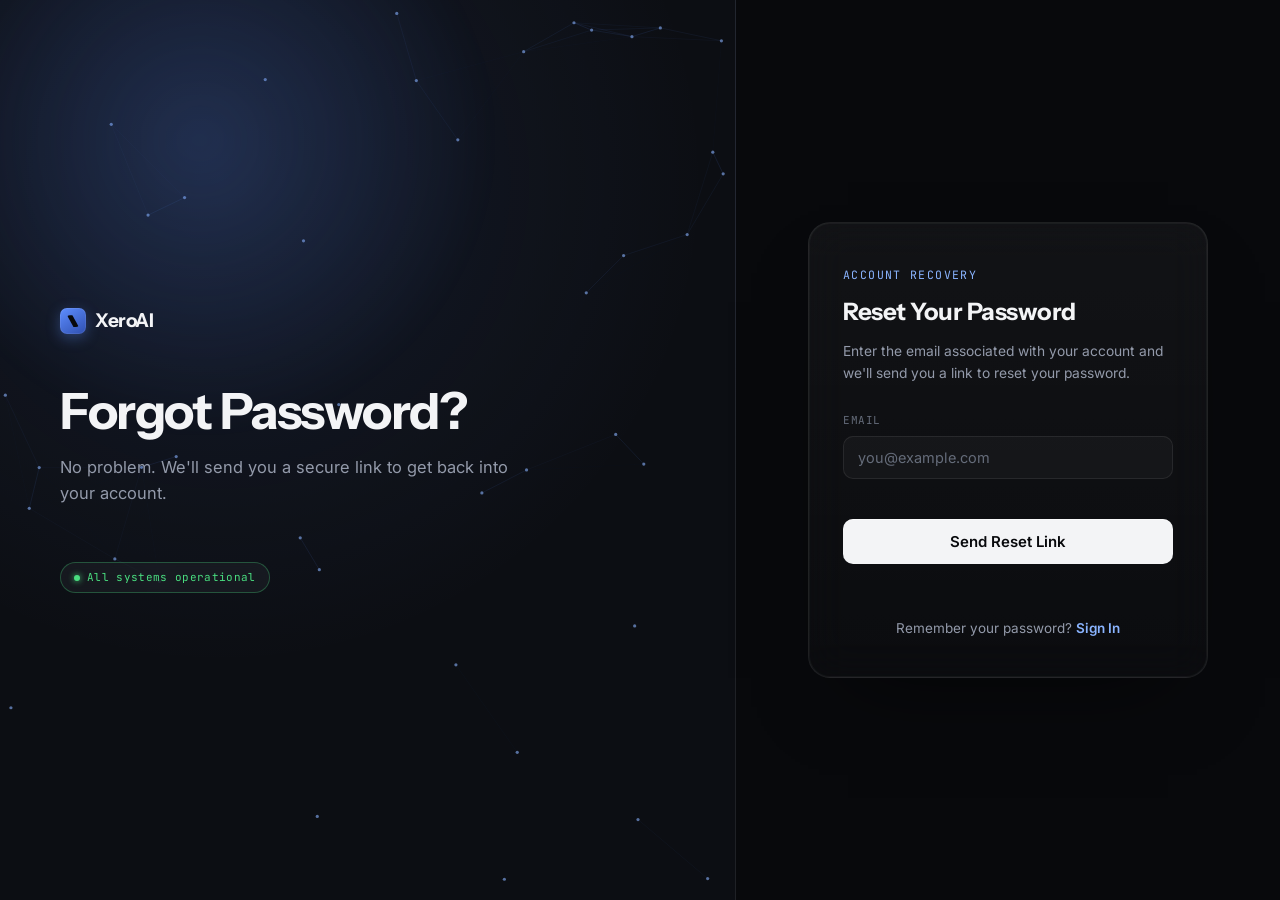
<file: forgot-password.html>
<!DOCTYPE html>
<html lang="en">
<head>
<meta charset="UTF-8">
<meta name="viewport" content="width=device-width, initial-scale=1.0">
<title>Reset Your Password — XeroAI</title>
<meta name="description" content="Reset your XeroAI account password.">
<link rel="preconnect" href="https://fonts.googleapis.com">
<link rel="preconnect" href="https://fonts.gstatic.com" crossorigin>
<link href="https://fonts.googleapis.com/css2?family=Instrument+Sans:wght@400..700&family=Inter:wght@400;500;600;700&family=JetBrains+Mono:wght@400;500;600&display=swap" rel="stylesheet">
<link rel="stylesheet" href="css/auth.css">
</head>
<body class="auth-body">

  <div class="auth-shell">

    <!-- ============ LEFT: BRAND / VISUAL ============ -->
    <aside class="auth-visual">
      <canvas id="networkCanvas" class="network-canvas" aria-hidden="true"></canvas>
      <div class="auth-visual-glow" aria-hidden="true"></div>

      <div class="auth-visual-content">
        <a href="index.html" class="logo">
          <span class="logo-mark"></span>
          XeroAI
        </a>

        <h1>Forgot Password?</h1>
        <p>No problem. We'll send you a secure link to get back into your account.</p>
      </div>

      <div class="auth-visual-footer">
        <span class="badge-pill badge-ready"><span class="dot"></span>All systems operational</span>
      </div>
    </aside>

    <!-- ============ RIGHT: RESET CARD ============ -->
    <main class="auth-main">

      <a href="index.html" class="logo auth-mobile-logo">
        <span class="logo-mark"></span>
        XeroAI
      </a>

      <div class="auth-card">

        <!-- Request state -->
        <div id="resetRequestView">
          <div class="auth-card-head">
            <span class="eyebrow-label">ACCOUNT RECOVERY</span>
            <h2>Reset Your Password</h2>
            <p class="auth-card-subtext">Enter the email associated with your account and we'll send you a link to reset your password.</p>
          </div>

          <form id="forgotForm" novalidate>
            <div class="field">
              <label for="resetEmail">Email</label>
              <input type="email" id="resetEmail" name="email" placeholder="you@example.com" autocomplete="email" required>
              <span class="field-error" id="resetEmailError"></span>
            </div>

            <button type="submit" class="btn btn-primary auth-submit" id="resetSubmit">
              <span class="btn-label">Send Reset Link</span>
              <span class="btn-spinner" aria-hidden="true"></span>
              <span class="btn-success" aria-hidden="true">
                <svg viewBox="0 0 24 24" fill="none" stroke="currentColor" stroke-width="2.5" stroke-linecap="round" stroke-linejoin="round"><path d="M20 6 9 17l-5-5"/></svg>
              </span>
            </button>

            <p class="form-status" id="resetStatus" role="alert" aria-live="polite"></p>
          </form>
        </div>

        <!-- Confirmation state (shown after successful submit) -->
        <div id="resetSentView" class="auth-result-view" hidden>
          <div class="status-icon">
            <svg viewBox="0 0 24 24" fill="none" stroke="currentColor" stroke-width="1.7" stroke-linecap="round" stroke-linejoin="round">
              <rect x="2.5" y="5" width="19" height="14" rx="2.5"/>
              <path d="M3 6.5 12 13l9-6.5"/>
            </svg>
          </div>
          <h2>Check Your Inbox</h2>
          <p class="auth-card-subtext">If an account exists for <strong id="resetSentEmail">that email</strong>, a password reset link is on its way.</p>
          <p class="auth-card-subtext auth-card-subtext-muted">Didn't get it? Check your spam folder, or try again with a different address.</p>
        </div>

        <p class="auth-switch">Remember your password? <a href="login.html">Sign In</a></p>
      </div>

    </main>
  </div>

  <script src="js/auth.js"></script>
</body>
</html>
</file>
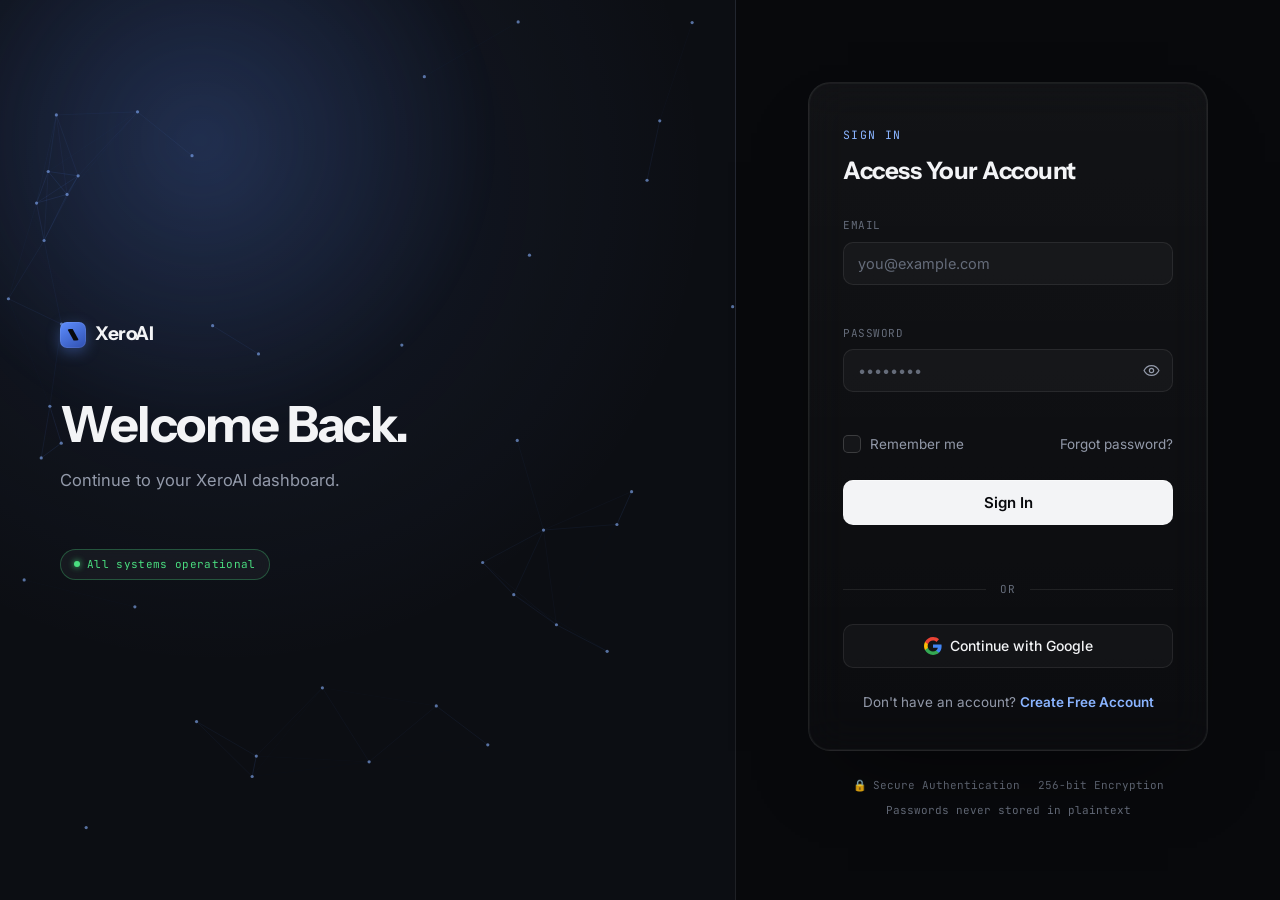
<file: login.html>
<!DOCTYPE html>
<html lang="en">
<head>
<meta charset="UTF-8">
<meta name="viewport" content="width=device-width, initial-scale=1.0">
<title>Sign In — XeroAI</title>
<meta name="description" content="Sign in to your XeroAI account to access your AI-powered trading automation dashboard.">
<link rel="preconnect" href="https://fonts.googleapis.com">
<link rel="preconnect" href="https://fonts.gstatic.com" crossorigin>
<link href="https://fonts.googleapis.com/css2?family=Instrument+Sans:wght@400..700&family=Inter:wght@400;500;600;700&family=JetBrains+Mono:wght@400;500;600&display=swap" rel="stylesheet">
<link rel="stylesheet" href="css/auth.css">
</head>
<body class="auth-body">

  <div class="auth-shell">

    <!-- ============ LEFT: BRAND / VISUAL ============ -->
    <aside class="auth-visual">
      <canvas id="networkCanvas" class="network-canvas" aria-hidden="true"></canvas>
      <div class="auth-visual-glow" aria-hidden="true"></div>

      <div class="auth-visual-content">
        <a href="index.html" class="logo">
          <span class="logo-mark"></span>
          XeroAI
        </a>

        <h1>Welcome Back.</h1>
        <p>Continue to your XeroAI dashboard.</p>
      </div>

      <div class="auth-visual-footer">
        <span class="badge-pill badge-ready"><span class="dot"></span>All systems operational</span>
      </div>
    </aside>

    <!-- ============ RIGHT: LOGIN CARD ============ -->
    <main class="auth-main">

      <a href="index.html" class="logo auth-mobile-logo">
        <span class="logo-mark"></span>
        XeroAI
      </a>

      <div class="auth-card">
        <div class="auth-card-head">
          <span class="eyebrow-label">SIGN IN</span>
          <h2>Access Your Account</h2>
        </div>

        <form id="loginForm" novalidate>

          <div class="field">
            <label for="email">Email</label>
            <input type="email" id="email" name="email" placeholder="you@example.com" autocomplete="email" required>
            <span class="field-error" id="emailError"></span>
          </div>

          <div class="field">
            <label for="password">Password</label>
            <div class="password-wrap">
              <input type="password" id="password" name="password" placeholder="••••••••" autocomplete="current-password" required>
              <button type="button" class="toggle-password" id="togglePassword" aria-label="Show password" aria-pressed="false">
                <svg class="icon-eye" viewBox="0 0 24 24" fill="none" stroke="currentColor" stroke-width="1.7" stroke-linecap="round" stroke-linejoin="round">
                  <path d="M1.5 12S5 5 12 5s10.5 7 10.5 7-3.5 7-10.5 7S1.5 12 1.5 12z"/>
                  <circle cx="12" cy="12" r="3"/>
                </svg>
                <svg class="icon-eye-off" viewBox="0 0 24 24" fill="none" stroke="currentColor" stroke-width="1.7" stroke-linecap="round" stroke-linejoin="round">
                  <path d="M3 3l18 18"/>
                  <path d="M10.6 5.2A10.6 10.6 0 0 1 12 5c7 0 10.5 7 10.5 7a13.5 13.5 0 0 1-3.1 4M6.6 6.6C3.5 8.5 1.5 12 1.5 12s3.5 7 10.5 7a10.4 10.4 0 0 0 4.4-.9"/>
                  <path d="M9.9 9.9a3 3 0 0 0 4.2 4.2"/>
                </svg>
              </button>
            </div>
            <span class="field-error" id="passwordError"></span>
          </div>

          <div class="field-row">
            <label class="checkbox">
              <input type="checkbox" id="rememberMe" name="rememberMe">
              <span class="checkbox-box">
                <svg viewBox="0 0 24 24" fill="none" stroke="currentColor" stroke-width="3" stroke-linecap="round" stroke-linejoin="round"><path d="M20 6 9 17l-5-5"/></svg>
              </span>
              Remember me
            </label>
            <a href="forgot-password.html" class="link-muted">Forgot password?</a>
          </div>

          <button type="submit" class="btn btn-primary auth-submit" id="submitBtn">
            <span class="btn-label">Sign In</span>
            <span class="btn-spinner" aria-hidden="true"></span>
            <span class="btn-success" aria-hidden="true">
              <svg viewBox="0 0 24 24" fill="none" stroke="currentColor" stroke-width="2.5" stroke-linecap="round" stroke-linejoin="round"><path d="M20 6 9 17l-5-5"/></svg>
            </span>
          </button>

          <p class="form-status" id="formStatus" role="alert" aria-live="polite"></p>
        </form>

        <div class="auth-divider"><span>OR</span></div>

        <button type="button" class="btn btn-google" id="googleBtn">
          <svg viewBox="0 0 24 24" width="18" height="18">
            <path fill="#4285F4" d="M23.5 12.3c0-.85-.08-1.66-.22-2.44H12v4.62h6.46c-.28 1.5-1.13 2.78-2.4 3.63v3h3.88c2.27-2.09 3.56-5.17 3.56-8.81z"/>
            <path fill="#34A853" d="M12 24c3.24 0 5.96-1.07 7.94-2.9l-3.88-3c-1.08.72-2.45 1.15-4.06 1.15-3.12 0-5.77-2.11-6.72-4.94H1.28v3.1C3.25 21.3 7.31 24 12 24z"/>
            <path fill="#FBBC05" d="M5.28 14.31A7.2 7.2 0 0 1 4.9 12c0-.8.14-1.58.38-2.31v-3.1H1.28A12 12 0 0 0 0 12c0 1.94.46 3.77 1.28 5.41l4-3.1z"/>
            <path fill="#EA4335" d="M12 4.75c1.76 0 3.34.6 4.58 1.79l3.44-3.44C17.95 1.19 15.24 0 12 0 7.31 0 3.25 2.7 1.28 6.59l4 3.1C6.23 6.86 8.88 4.75 12 4.75z"/>
          </svg>
          Continue with Google
        </button>

        <p class="auth-switch">Don't have an account? <a href="signup.html">Create Free Account</a></p>
      </div>

      <div class="auth-security">
        <span><span aria-hidden="true">🔒</span> Secure Authentication</span>
        <span>256-bit Encryption</span>
        <span>Passwords never stored in plaintext</span>
      </div>

    </main>
  </div>

  <script src="js/auth.js"></script>
</body>
</html>
</file>
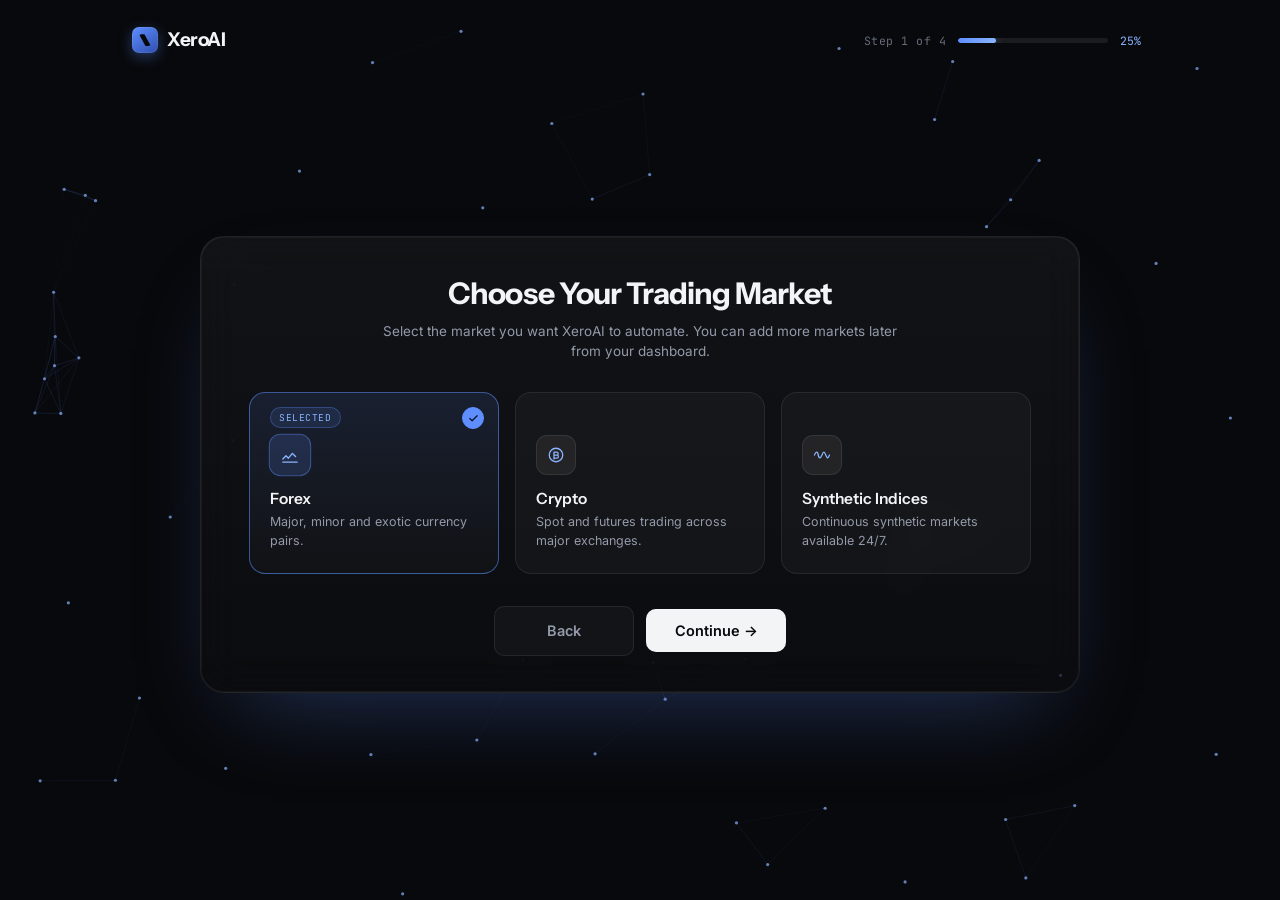
<file: onboarding-step1.html>
<!DOCTYPE html>
<html lang="en">
<head>
<meta charset="UTF-8">
<meta name="viewport" content="width=device-width, initial-scale=1.0">
<title>Choose Your Trading Market — XeroAI Onboarding</title>
<meta name="description" content="Step 1 of 4 — choose the trading market you want XeroAI to automate.">
<link rel="preconnect" href="https://fonts.googleapis.com">
<link rel="preconnect" href="https://fonts.gstatic.com" crossorigin>
<link href="https://fonts.googleapis.com/css2?family=Instrument+Sans:wght@400..700&family=Inter:wght@400;500;600;700&family=JetBrains+Mono:wght@400;500;600&display=swap" rel="stylesheet">
<link rel="stylesheet" href="css/auth.css">
</head>
<body class="auth-body ob2-body">

  <div class="ob2-bg" aria-hidden="true">
    <canvas id="networkCanvas"></canvas>
  </div>
  <div class="ob2-particles" aria-hidden="true">
    <span></span><span></span><span></span><span></span><span></span><span></span>
  </div>

  <div class="ob2-shell">

    <header class="ob2-topbar">
      <a href="index.html" class="logo">
        <span class="logo-mark"></span>
        XeroAI
      </a>

      <div class="ob2-progress" role="progressbar" aria-valuenow="1" aria-valuemin="1" aria-valuemax="4" aria-label="Onboarding progress">
        <span class="ob2-progress-label">Step 1 of 4</span>
        <div class="ob2-progress-track">
          <div class="ob2-progress-fill" id="ob2ProgressFill" data-target="25"></div>
        </div>
        <span class="ob2-progress-pct" id="ob2ProgressPct">0%</span>
      </div>
    </header>

    <main class="ob2-main">
      <div class="ob2-card reveal-ob2">

        <div class="ob2-card-head">
          <h1>Choose Your Trading Market</h1>
          <p>Select the market you want XeroAI to automate. You can add more markets later from your dashboard.</p>
        </div>

        <div class="ob2-market-row" role="radiogroup" aria-label="Trading market">

          <button type="button" class="ob2-market-card selected" data-market="forex" role="radio" aria-checked="true" tabindex="0">
            <span class="ob2-selected-badge">Selected</span>
            <span class="ob2-check" aria-hidden="true">
              <svg viewBox="0 0 24 24" fill="none" stroke="currentColor" stroke-width="2.6" stroke-linecap="round" stroke-linejoin="round"><path d="M20 6 9 17l-5-5"/></svg>
            </span>
            <div class="ob2-icon">
              <svg viewBox="0 0 24 24" fill="none" stroke="currentColor" stroke-width="1.7" stroke-linecap="round" stroke-linejoin="round"><path d="M3 17l4-4 3 3 5-6 4 4"/><path d="M3 21h18"/></svg>
            </div>
            <h3>Forex</h3>
            <p>Major, minor and exotic currency pairs.</p>
          </button>

          <button type="button" class="ob2-market-card" data-market="crypto" role="radio" aria-checked="false" tabindex="-1">
            <span class="ob2-selected-badge">Selected</span>
            <span class="ob2-check" aria-hidden="true">
              <svg viewBox="0 0 24 24" fill="none" stroke="currentColor" stroke-width="2.6" stroke-linecap="round" stroke-linejoin="round"><path d="M20 6 9 17l-5-5"/></svg>
            </span>
            <div class="ob2-icon">
              <svg viewBox="0 0 24 24" fill="none" stroke="currentColor" stroke-width="1.7" stroke-linecap="round" stroke-linejoin="round"><circle cx="12" cy="12" r="9"/><path d="M9.3 8.2h3.6a2 2 0 0 1 0 4H9.3m0 0h3.9a2 2 0 0 1 0 4H9.3m0-8v9"/></svg>
            </div>
            <h3>Crypto</h3>
            <p>Spot and futures trading across major exchanges.</p>
          </button>

          <button type="button" class="ob2-market-card" data-market="synthetic" role="radio" aria-checked="false" tabindex="-1">
            <span class="ob2-selected-badge">Selected</span>
            <span class="ob2-check" aria-hidden="true">
              <svg viewBox="0 0 24 24" fill="none" stroke="currentColor" stroke-width="2.6" stroke-linecap="round" stroke-linejoin="round"><path d="M20 6 9 17l-5-5"/></svg>
            </span>
            <div class="ob2-icon">
              <svg viewBox="0 0 24 24" fill="none" stroke="currentColor" stroke-width="1.7" stroke-linecap="round" stroke-linejoin="round"><path d="M2 12c2-5 4-5 5 0s3 5 5 0 3-5 5 0 3 5 5 0"/></svg>
            </div>
            <h3>Synthetic Indices</h3>
            <p>Continuous synthetic markets available 24/7.</p>
          </button>

        </div>

        <div class="ob2-actions">
          <a href="login.html" class="btn btn-secondary ob2-btn">Back</a>
          <button type="button" class="btn btn-primary ob2-btn ob2-continue" id="ob2Continue" data-next="onboarding-step2.html">
            <span class="btn-label">Continue →</span>
            <span class="btn-spinner" aria-hidden="true"></span>
            <span class="btn-success" aria-hidden="true">
              <svg viewBox="0 0 24 24" fill="none" stroke="currentColor" stroke-width="2.5" stroke-linecap="round" stroke-linejoin="round"><path d="M20 6 9 17l-5-5"/></svg>
            </span>
          </button>
        </div>

      </div>
    </main>

  </div>

  <script src="js/auth.js"></script>
</body>
</html>
</file>
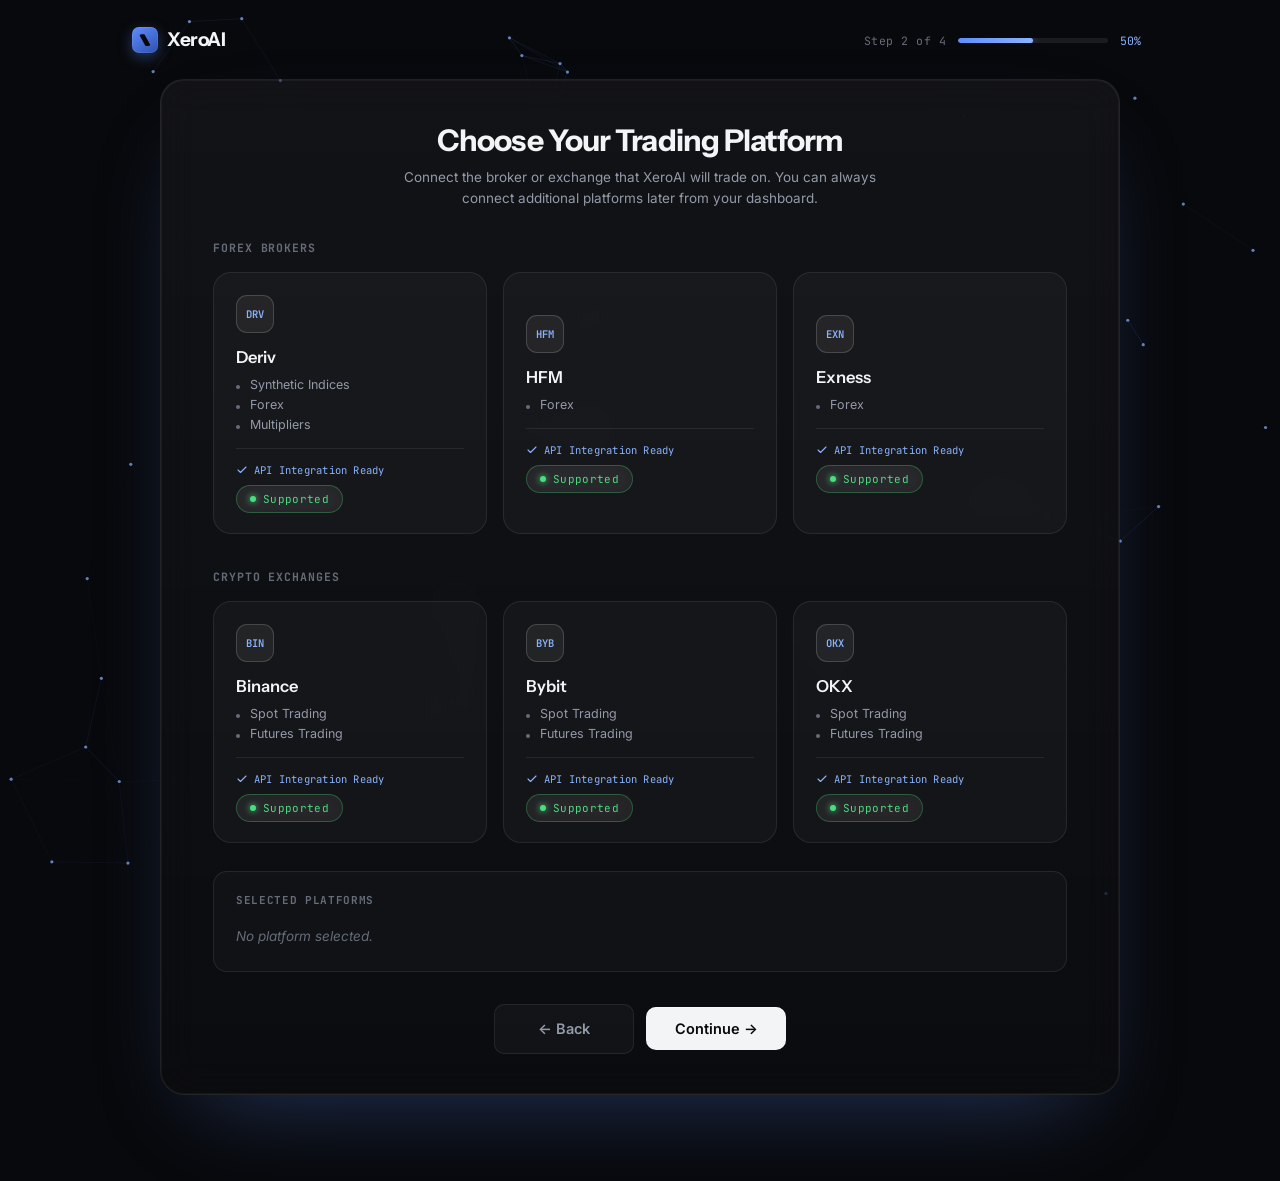
<file: onboarding-step2.html>
<!DOCTYPE html>
<html lang="en">
<head>
<meta charset="UTF-8">
<meta name="viewport" content="width=device-width, initial-scale=1.0">
<title>Choose Your Trading Platform — XeroAI Onboarding</title>
<meta name="description" content="Step 2 of 4 — connect the broker or exchange XeroAI will trade on.">
<link rel="preconnect" href="https://fonts.googleapis.com">
<link rel="preconnect" href="https://fonts.gstatic.com" crossorigin>
<link href="https://fonts.googleapis.com/css2?family=Instrument+Sans:wght@400..700&family=Inter:wght@400;500;600;700&family=JetBrains+Mono:wght@400;500;600&display=swap" rel="stylesheet">
<link rel="stylesheet" href="css/auth.css">
</head>
<body class="auth-body ob2-body ob2-scroll">

  <div class="ob2-bg" aria-hidden="true">
    <canvas id="networkCanvas"></canvas>
  </div>
  <div class="ob2-particles" aria-hidden="true">
    <span></span><span></span><span></span><span></span><span></span><span></span>
  </div>

  <div class="ob2-shell">

    <header class="ob2-topbar">
      <a href="index.html" class="logo">
        <span class="logo-mark"></span>
        XeroAI
      </a>

      <div class="ob2-progress" role="progressbar" aria-valuenow="2" aria-valuemin="1" aria-valuemax="4" aria-label="Onboarding progress">
        <span class="ob2-progress-label">Step 2 of 4</span>
        <div class="ob2-progress-track">
          <div class="ob2-progress-fill" id="ob2ProgressFill" data-target="50"></div>
        </div>
        <span class="ob2-progress-pct" id="ob2ProgressPct">0%</span>
      </div>
    </header>

    <main class="ob2-main ob2-main-scroll">
      <div class="ob2-card ob2-card-wide reveal-ob2">

        <div class="ob2-card-head">
          <h1>Choose Your Trading Platform</h1>
          <p>Connect the broker or exchange that XeroAI will trade on. You can always connect additional platforms later from your dashboard.</p>
        </div>

        <section class="ob2-platform-group">
          <h2 class="ob2-group-title">Forex Brokers</h2>
          <div class="ob2-platform-grid">

            <button type="button" class="ob2-platform-card" data-platform="Deriv" role="checkbox" aria-checked="false">
              <div class="ob2-platform-top">
                <span class="ob2-platform-logo">DRV</span>
                <span class="ob2-check" aria-hidden="true">
                  <svg viewBox="0 0 24 24" fill="none" stroke="currentColor" stroke-width="2.6" stroke-linecap="round" stroke-linejoin="round"><path d="M20 6 9 17l-5-5"/></svg>
                </span>
              </div>
              <span class="ob2-selected-badge">Selected</span>
              <h3>Deriv</h3>
              <ul class="ob2-platform-tags">
                <li>Synthetic Indices</li>
                <li>Forex</li>
                <li>Multipliers</li>
              </ul>
              <div class="ob2-platform-footer">
                <span class="ob2-api-badge">
                  <svg viewBox="0 0 24 24" fill="none" stroke="currentColor" stroke-width="2.2" stroke-linecap="round" stroke-linejoin="round"><path d="M20 6 9 17l-5-5"/></svg>
                  API Integration Ready
                </span>
                <span class="badge-pill badge-ready"><span class="dot"></span>Supported</span>
              </div>
            </button>

            <button type="button" class="ob2-platform-card" data-platform="HFM" role="checkbox" aria-checked="false">
              <div class="ob2-platform-top">
                <span class="ob2-platform-logo">HFM</span>
                <span class="ob2-check" aria-hidden="true">
                  <svg viewBox="0 0 24 24" fill="none" stroke="currentColor" stroke-width="2.6" stroke-linecap="round" stroke-linejoin="round"><path d="M20 6 9 17l-5-5"/></svg>
                </span>
              </div>
              <span class="ob2-selected-badge">Selected</span>
              <h3>HFM</h3>
              <ul class="ob2-platform-tags">
                <li>Forex</li>
              </ul>
              <div class="ob2-platform-footer">
                <span class="ob2-api-badge">
                  <svg viewBox="0 0 24 24" fill="none" stroke="currentColor" stroke-width="2.2" stroke-linecap="round" stroke-linejoin="round"><path d="M20 6 9 17l-5-5"/></svg>
                  API Integration Ready
                </span>
                <span class="badge-pill badge-ready"><span class="dot"></span>Supported</span>
              </div>
            </button>

            <button type="button" class="ob2-platform-card" data-platform="Exness" role="checkbox" aria-checked="false">
              <div class="ob2-platform-top">
                <span class="ob2-platform-logo">EXN</span>
                <span class="ob2-check" aria-hidden="true">
                  <svg viewBox="0 0 24 24" fill="none" stroke="currentColor" stroke-width="2.6" stroke-linecap="round" stroke-linejoin="round"><path d="M20 6 9 17l-5-5"/></svg>
                </span>
              </div>
              <span class="ob2-selected-badge">Selected</span>
              <h3>Exness</h3>
              <ul class="ob2-platform-tags">
                <li>Forex</li>
              </ul>
              <div class="ob2-platform-footer">
                <span class="ob2-api-badge">
                  <svg viewBox="0 0 24 24" fill="none" stroke="currentColor" stroke-width="2.2" stroke-linecap="round" stroke-linejoin="round"><path d="M20 6 9 17l-5-5"/></svg>
                  API Integration Ready
                </span>
                <span class="badge-pill badge-ready"><span class="dot"></span>Supported</span>
              </div>
            </button>

          </div>
        </section>

        <section class="ob2-platform-group">
          <h2 class="ob2-group-title">Crypto Exchanges</h2>
          <div class="ob2-platform-grid">

            <button type="button" class="ob2-platform-card" data-platform="Binance" role="checkbox" aria-checked="false">
              <div class="ob2-platform-top">
                <span class="ob2-platform-logo">BIN</span>
                <span class="ob2-check" aria-hidden="true">
                  <svg viewBox="0 0 24 24" fill="none" stroke="currentColor" stroke-width="2.6" stroke-linecap="round" stroke-linejoin="round"><path d="M20 6 9 17l-5-5"/></svg>
                </span>
              </div>
              <span class="ob2-selected-badge">Selected</span>
              <h3>Binance</h3>
              <ul class="ob2-platform-tags">
                <li>Spot Trading</li>
                <li>Futures Trading</li>
              </ul>
              <div class="ob2-platform-footer">
                <span class="ob2-api-badge">
                  <svg viewBox="0 0 24 24" fill="none" stroke="currentColor" stroke-width="2.2" stroke-linecap="round" stroke-linejoin="round"><path d="M20 6 9 17l-5-5"/></svg>
                  API Integration Ready
                </span>
                <span class="badge-pill badge-ready"><span class="dot"></span>Supported</span>
              </div>
            </button>

            <button type="button" class="ob2-platform-card" data-platform="Bybit" role="checkbox" aria-checked="false">
              <div class="ob2-platform-top">
                <span class="ob2-platform-logo">BYB</span>
                <span class="ob2-check" aria-hidden="true">
                  <svg viewBox="0 0 24 24" fill="none" stroke="currentColor" stroke-width="2.6" stroke-linecap="round" stroke-linejoin="round"><path d="M20 6 9 17l-5-5"/></svg>
                </span>
              </div>
              <span class="ob2-selected-badge">Selected</span>
              <h3>Bybit</h3>
              <ul class="ob2-platform-tags">
                <li>Spot Trading</li>
                <li>Futures Trading</li>
              </ul>
              <div class="ob2-platform-footer">
                <span class="ob2-api-badge">
                  <svg viewBox="0 0 24 24" fill="none" stroke="currentColor" stroke-width="2.2" stroke-linecap="round" stroke-linejoin="round"><path d="M20 6 9 17l-5-5"/></svg>
                  API Integration Ready
                </span>
                <span class="badge-pill badge-ready"><span class="dot"></span>Supported</span>
              </div>
            </button>

            <button type="button" class="ob2-platform-card" data-platform="OKX" role="checkbox" aria-checked="false">
              <div class="ob2-platform-top">
                <span class="ob2-platform-logo">OKX</span>
                <span class="ob2-check" aria-hidden="true">
                  <svg viewBox="0 0 24 24" fill="none" stroke="currentColor" stroke-width="2.6" stroke-linecap="round" stroke-linejoin="round"><path d="M20 6 9 17l-5-5"/></svg>
                </span>
              </div>
              <span class="ob2-selected-badge">Selected</span>
              <h3>OKX</h3>
              <ul class="ob2-platform-tags">
                <li>Spot Trading</li>
                <li>Futures Trading</li>
              </ul>
              <div class="ob2-platform-footer">
                <span class="ob2-api-badge">
                  <svg viewBox="0 0 24 24" fill="none" stroke="currentColor" stroke-width="2.2" stroke-linecap="round" stroke-linejoin="round"><path d="M20 6 9 17l-5-5"/></svg>
                  API Integration Ready
                </span>
                <span class="badge-pill badge-ready"><span class="dot"></span>Supported</span>
              </div>
            </button>

          </div>
        </section>

        <div class="ob2-summary">
          <h4>Selected Platforms</h4>
          <div class="ob2-summary-list" id="ob2SummaryList">
            <span class="ob2-summary-empty">No platform selected.</span>
          </div>
        </div>

        <div class="ob2-actions">
          <a href="onboarding-step1.html" class="btn btn-secondary ob2-btn">&larr; Back</a>
          <button type="button" class="btn btn-primary ob2-btn ob2-continue" id="ob2Continue" disabled aria-disabled="true" data-next="onboarding-step3.html">
            <span class="btn-label">Continue &rarr;</span>
            <span class="btn-spinner" aria-hidden="true"></span>
            <span class="btn-success" aria-hidden="true">
              <svg viewBox="0 0 24 24" fill="none" stroke="currentColor" stroke-width="2.5" stroke-linecap="round" stroke-linejoin="round"><path d="M20 6 9 17l-5-5"/></svg>
            </span>
          </button>
        </div>

      </div>
    </main>

  </div>

  <script src="js/auth.js"></script>
</body>
</html>
</file>
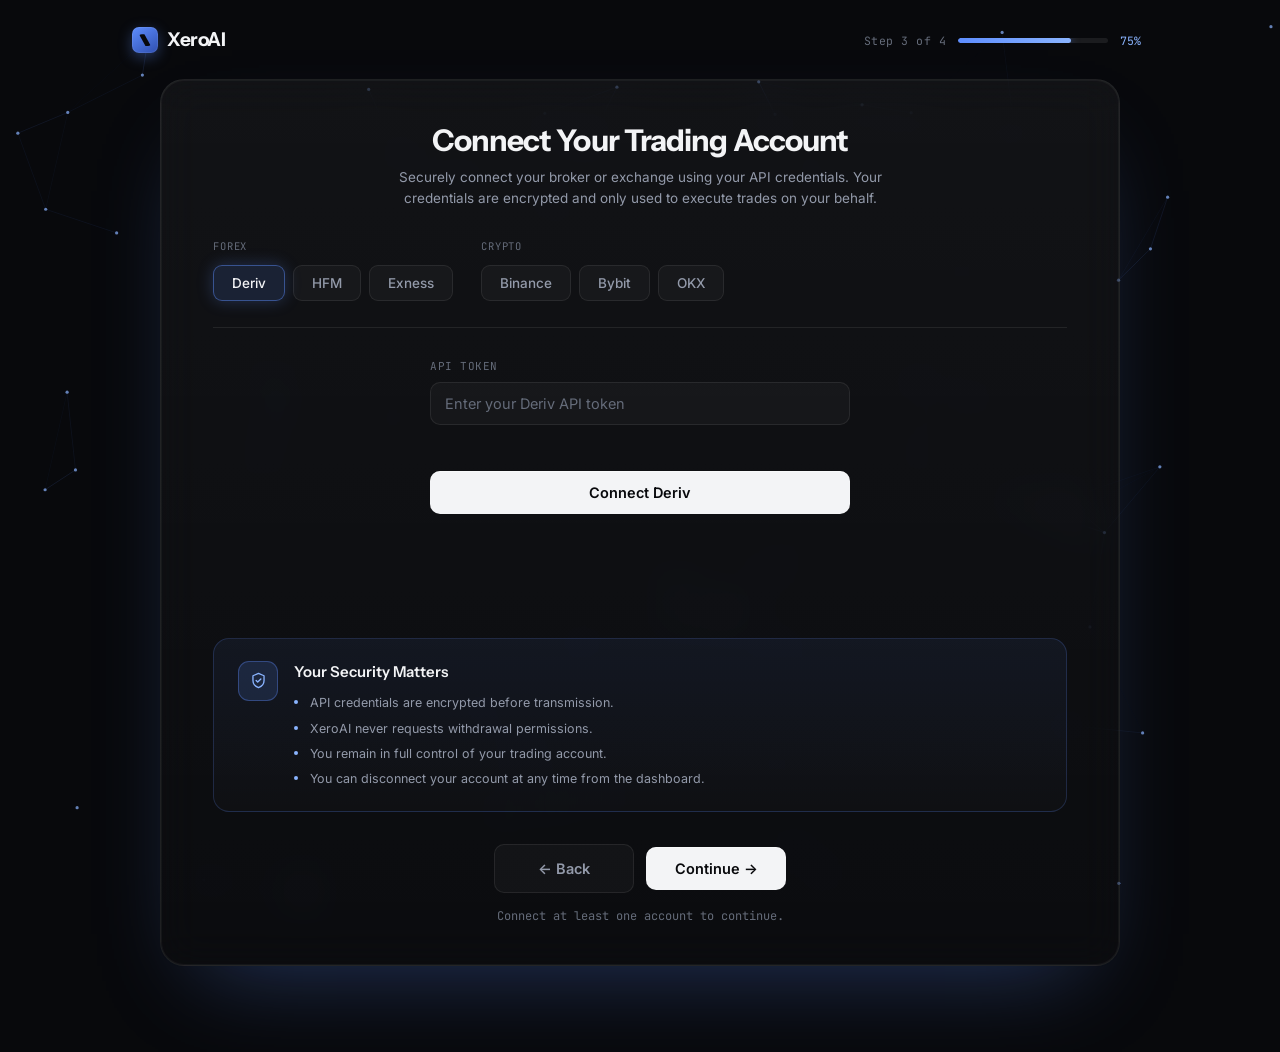
<file: onboarding-step3.html>
<!DOCTYPE html>
<html lang="en">
<head>
<meta charset="UTF-8">
<meta name="viewport" content="width=device-width, initial-scale=1.0">
<title>Connect Your Trading Account — XeroAI Onboarding</title>
<meta name="description" content="Step 3 of 4 — securely connect your broker or exchange using your API credentials.">
<link rel="preconnect" href="https://fonts.googleapis.com">
<link rel="preconnect" href="https://fonts.gstatic.com" crossorigin>
<link href="https://fonts.googleapis.com/css2?family=Instrument+Sans:wght@400..700&family=Inter:wght@400;500;600;700&family=JetBrains+Mono:wght@400;500;600&display=swap" rel="stylesheet">
<link rel="stylesheet" href="css/auth.css">
</head>
<body class="auth-body ob2-body ob2-scroll">

  <div class="ob2-bg" aria-hidden="true">
    <canvas id="networkCanvas"></canvas>
  </div>
  <div class="ob2-particles" aria-hidden="true">
    <span></span><span></span><span></span><span></span><span></span><span></span>
  </div>

  <div class="ob2-shell">

    <header class="ob2-topbar">
      <a href="index.html" class="logo">
        <span class="logo-mark"></span>
        XeroAI
      </a>

      <div class="ob2-progress" role="progressbar" aria-valuenow="3" aria-valuemin="1" aria-valuemax="4" aria-label="Onboarding progress">
        <span class="ob2-progress-label">Step 3 of 4</span>
        <div class="ob2-progress-track">
          <div class="ob2-progress-fill" id="ob2ProgressFill" data-target="75"></div>
        </div>
        <span class="ob2-progress-pct" id="ob2ProgressPct">0%</span>
      </div>
    </header>

    <main class="ob2-main ob2-main-scroll">
      <div class="ob2-card ob2-card-wide reveal-ob2">

        <div class="ob2-card-head">
          <h1>Connect Your Trading Account</h1>
          <p>Securely connect your broker or exchange using your API credentials. Your credentials are encrypted and only used to execute trades on your behalf.</p>
        </div>

        <div class="ob2-tab-groups">
          <div class="ob2-tab-group">
            <span class="ob2-tab-group-label">Forex</span>
            <div class="ob2-tab-row" role="tablist" aria-label="Forex brokers">
              <button type="button" class="ob2-tab active" data-platform="deriv" role="tab" aria-selected="true" id="tab-deriv" aria-controls="form-deriv">Deriv</button>
              <button type="button" class="ob2-tab" data-platform="hfm" role="tab" aria-selected="false" id="tab-hfm" aria-controls="form-hfm">HFM</button>
              <button type="button" class="ob2-tab" data-platform="exness" role="tab" aria-selected="false" id="tab-exness" aria-controls="form-exness">Exness</button>
            </div>
          </div>
          <div class="ob2-tab-group">
            <span class="ob2-tab-group-label">Crypto</span>
            <div class="ob2-tab-row" role="tablist" aria-label="Crypto exchanges">
              <button type="button" class="ob2-tab" data-platform="binance" role="tab" aria-selected="false" id="tab-binance" aria-controls="form-binance">Binance</button>
              <button type="button" class="ob2-tab" data-platform="bybit" role="tab" aria-selected="false" id="tab-bybit" aria-controls="form-bybit">Bybit</button>
              <button type="button" class="ob2-tab" data-platform="okx" role="tab" aria-selected="false" id="tab-okx" aria-controls="form-okx">OKX</button>
            </div>
          </div>
        </div>

        <div class="ob2-connect-panel">

          <form class="ob2-connect-form active" data-form="deriv" id="form-deriv" role="tabpanel" aria-labelledby="tab-deriv" novalidate>
            <div class="field">
              <label for="derivToken">API Token</label>
              <input type="password" id="derivToken" autocomplete="off" placeholder="Enter your Deriv API token">
              <span class="field-error"></span>
            </div>
            <button type="submit" class="btn btn-primary ob2-connect-btn">
              <span class="btn-label">Connect Deriv</span>
              <span class="btn-spinner" aria-hidden="true"></span>
              <span class="btn-success" aria-hidden="true"><svg viewBox="0 0 24 24" fill="none" stroke="currentColor" stroke-width="2.5" stroke-linecap="round" stroke-linejoin="round"><path d="M20 6 9 17l-5-5"/></svg></span>
            </button>
            <p class="ob2-connect-status" aria-live="polite"></p>
          </form>

          <form class="ob2-connect-form" data-form="hfm" id="form-hfm" role="tabpanel" aria-labelledby="tab-hfm" novalidate hidden>
            <div class="field">
              <label for="hfmLogin">MT5 Login ID</label>
              <input type="text" id="hfmLogin" autocomplete="off" placeholder="e.g. 40123456">
              <span class="field-error"></span>
            </div>
            <div class="field">
              <label for="hfmPassword">MT5 Password</label>
              <input type="password" id="hfmPassword" autocomplete="off" placeholder="••••••••">
              <span class="field-error"></span>
            </div>
            <div class="field">
              <label for="hfmServer">Server Name</label>
              <input type="text" id="hfmServer" autocomplete="off" placeholder="e.g. HFMarketsGlobal-Live">
              <span class="field-error"></span>
            </div>
            <button type="submit" class="btn btn-primary ob2-connect-btn">
              <span class="btn-label">Connect HFM</span>
              <span class="btn-spinner" aria-hidden="true"></span>
              <span class="btn-success" aria-hidden="true"><svg viewBox="0 0 24 24" fill="none" stroke="currentColor" stroke-width="2.5" stroke-linecap="round" stroke-linejoin="round"><path d="M20 6 9 17l-5-5"/></svg></span>
            </button>
            <p class="ob2-connect-status" aria-live="polite"></p>
          </form>

          <form class="ob2-connect-form" data-form="exness" id="form-exness" role="tabpanel" aria-labelledby="tab-exness" novalidate hidden>
            <div class="field">
              <label for="exnLogin">MT5 Login ID</label>
              <input type="text" id="exnLogin" autocomplete="off" placeholder="e.g. 80123456">
              <span class="field-error"></span>
            </div>
            <div class="field">
              <label for="exnPassword">MT5 Password</label>
              <input type="password" id="exnPassword" autocomplete="off" placeholder="••••••••">
              <span class="field-error"></span>
            </div>
            <div class="field">
              <label for="exnServer">Server Name</label>
              <input type="text" id="exnServer" autocomplete="off" placeholder="e.g. Exness-MT5Real8">
              <span class="field-error"></span>
            </div>
            <button type="submit" class="btn btn-primary ob2-connect-btn">
              <span class="btn-label">Connect Exness</span>
              <span class="btn-spinner" aria-hidden="true"></span>
              <span class="btn-success" aria-hidden="true"><svg viewBox="0 0 24 24" fill="none" stroke="currentColor" stroke-width="2.5" stroke-linecap="round" stroke-linejoin="round"><path d="M20 6 9 17l-5-5"/></svg></span>
            </button>
            <p class="ob2-connect-status" aria-live="polite"></p>
          </form>

          <form class="ob2-connect-form" data-form="binance" id="form-binance" role="tabpanel" aria-labelledby="tab-binance" novalidate hidden>
            <div class="field">
              <label for="binKey">API Key</label>
              <input type="text" id="binKey" autocomplete="off" placeholder="Enter your Binance API key">
              <span class="field-error"></span>
            </div>
            <div class="field">
              <label for="binSecret">Secret Key</label>
              <input type="password" id="binSecret" autocomplete="off" placeholder="Enter your Binance secret key">
              <span class="field-error"></span>
            </div>
            <button type="submit" class="btn btn-primary ob2-connect-btn">
              <span class="btn-label">Connect Binance</span>
              <span class="btn-spinner" aria-hidden="true"></span>
              <span class="btn-success" aria-hidden="true"><svg viewBox="0 0 24 24" fill="none" stroke="currentColor" stroke-width="2.5" stroke-linecap="round" stroke-linejoin="round"><path d="M20 6 9 17l-5-5"/></svg></span>
            </button>
            <p class="ob2-connect-status" aria-live="polite"></p>
          </form>

          <form class="ob2-connect-form" data-form="bybit" id="form-bybit" role="tabpanel" aria-labelledby="tab-bybit" novalidate hidden>
            <div class="field">
              <label for="bybKey">API Key</label>
              <input type="text" id="bybKey" autocomplete="off" placeholder="Enter your Bybit API key">
              <span class="field-error"></span>
            </div>
            <div class="field">
              <label for="bybSecret">Secret Key</label>
              <input type="password" id="bybSecret" autocomplete="off" placeholder="Enter your Bybit secret key">
              <span class="field-error"></span>
            </div>
            <button type="submit" class="btn btn-primary ob2-connect-btn">
              <span class="btn-label">Connect Bybit</span>
              <span class="btn-spinner" aria-hidden="true"></span>
              <span class="btn-success" aria-hidden="true"><svg viewBox="0 0 24 24" fill="none" stroke="currentColor" stroke-width="2.5" stroke-linecap="round" stroke-linejoin="round"><path d="M20 6 9 17l-5-5"/></svg></span>
            </button>
            <p class="ob2-connect-status" aria-live="polite"></p>
          </form>

          <form class="ob2-connect-form" data-form="okx" id="form-okx" role="tabpanel" aria-labelledby="tab-okx" novalidate hidden>
            <div class="field">
              <label for="okxKey">API Key</label>
              <input type="text" id="okxKey" autocomplete="off" placeholder="Enter your OKX API key">
              <span class="field-error"></span>
            </div>
            <div class="field">
              <label for="okxSecret">Secret Key</label>
              <input type="password" id="okxSecret" autocomplete="off" placeholder="Enter your OKX secret key">
              <span class="field-error"></span>
            </div>
            <div class="field">
              <label for="okxPassphrase">Passphrase</label>
              <input type="password" id="okxPassphrase" autocomplete="off" placeholder="Enter your OKX passphrase">
              <span class="field-error"></span>
            </div>
            <button type="submit" class="btn btn-primary ob2-connect-btn">
              <span class="btn-label">Connect OKX</span>
              <span class="btn-spinner" aria-hidden="true"></span>
              <span class="btn-success" aria-hidden="true"><svg viewBox="0 0 24 24" fill="none" stroke="currentColor" stroke-width="2.5" stroke-linecap="round" stroke-linejoin="round"><path d="M20 6 9 17l-5-5"/></svg></span>
            </button>
            <p class="ob2-connect-status" aria-live="polite"></p>
          </form>

        </div>

        <div class="ob2-security-card">
          <div class="ob2-security-icon">
            <svg viewBox="0 0 24 24" fill="none" stroke="currentColor" stroke-width="1.7" stroke-linecap="round" stroke-linejoin="round"><path d="M12 3l7 3v6c0 4.5-3 7.5-7 9-4-1.5-7-4.5-7-9V6l7-3z"/><path d="M9 12l2 2 4-4"/></svg>
          </div>
          <div class="ob2-security-content">
            <h4>Your Security Matters</h4>
            <ul>
              <li>API credentials are encrypted before transmission.</li>
              <li>XeroAI never requests withdrawal permissions.</li>
              <li>You remain in full control of your trading account.</li>
              <li>You can disconnect your account at any time from the dashboard.</li>
            </ul>
          </div>
        </div>

        <div class="ob2-actions">
          <a href="onboarding-step2.html" class="btn btn-secondary ob2-btn">&larr; Back</a>
          <button type="button" class="btn btn-primary ob2-btn ob2-continue" id="ob2Continue" disabled aria-disabled="true" data-next="onboarding-step4.html">
            <span class="btn-label">Continue &rarr;</span>
            <span class="btn-spinner" aria-hidden="true"></span>
            <span class="btn-success" aria-hidden="true">
              <svg viewBox="0 0 24 24" fill="none" stroke="currentColor" stroke-width="2.5" stroke-linecap="round" stroke-linejoin="round"><path d="M20 6 9 17l-5-5"/></svg>
            </span>
          </button>
        </div>
        <p class="ob2-connect-hint" id="ob2ConnectHint">Connect at least one account to continue.</p>

      </div>
    </main>

  </div>

  <script src="js/auth.js"></script>
</body>
</html>
</file>
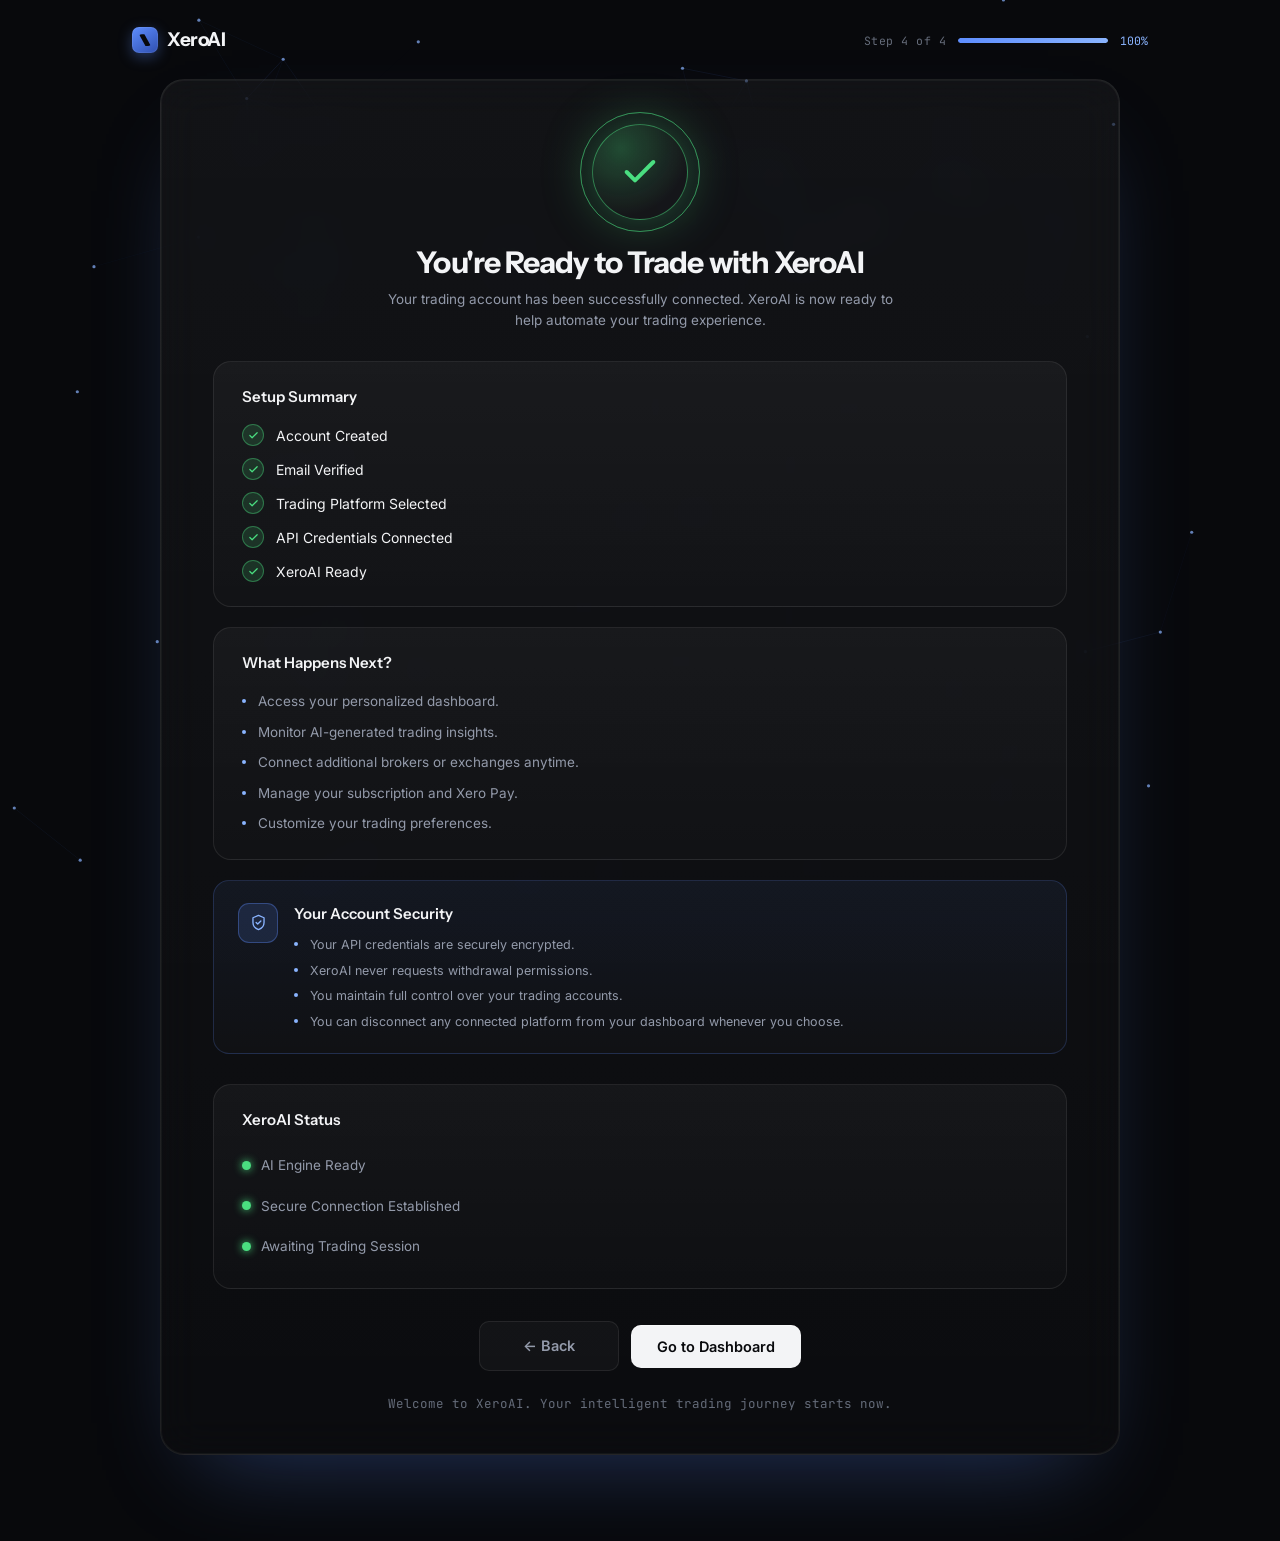
<file: onboarding-step4.html>
<!DOCTYPE html>
<html lang="en">
<head>
<meta charset="UTF-8">
<meta name="viewport" content="width=device-width, initial-scale=1.0">
<title>You're Ready — XeroAI Onboarding Complete</title>
<meta name="description" content="Step 4 of 4 — your XeroAI setup is complete.">
<link rel="preconnect" href="https://fonts.googleapis.com">
<link rel="preconnect" href="https://fonts.gstatic.com" crossorigin>
<link href="https://fonts.googleapis.com/css2?family=Instrument+Sans:wght@400..700&family=Inter:wght@400;500;600;700&family=JetBrains+Mono:wght@400;500;600&display=swap" rel="stylesheet">
<link rel="stylesheet" href="css/auth.css">
</head>
<body class="auth-body ob2-body ob2-scroll">

  <div class="ob2-bg" aria-hidden="true">
    <canvas id="networkCanvas"></canvas>
  </div>
  <div class="ob2-particles" aria-hidden="true">
    <span></span><span></span><span></span><span></span><span></span><span></span>
  </div>

  <div class="ob2-shell">

    <header class="ob2-topbar">
      <a href="index.html" class="logo">
        <span class="logo-mark"></span>
        XeroAI
      </a>

      <div class="ob2-progress" role="progressbar" aria-valuenow="4" aria-valuemin="1" aria-valuemax="4" aria-label="Onboarding progress">
        <span class="ob2-progress-label">Step 4 of 4</span>
        <div class="ob2-progress-track">
          <div class="ob2-progress-fill" id="ob2ProgressFill" data-target="100"></div>
        </div>
        <span class="ob2-progress-pct" id="ob2ProgressPct">0%</span>
      </div>
    </header>

    <main class="ob2-main ob2-main-scroll">
      <div class="ob2-card ob2-card-wide reveal-ob2">

        <div class="ob2-success-wrap">
          <span class="ob2-success-ring"></span>
          <span class="ob2-success-ring ob2-success-ring-2"></span>
          <span class="ob2-sparkle ob2-sparkle-1"></span>
          <span class="ob2-sparkle ob2-sparkle-2"></span>
          <span class="ob2-sparkle ob2-sparkle-3"></span>
          <div class="ob2-success-circle">
            <svg viewBox="0 0 24 24" fill="none" stroke="currentColor" stroke-width="2.4" stroke-linecap="round" stroke-linejoin="round" id="ob2SuccessCheck">
              <path d="M20 6 9 17l-5-5"/>
            </svg>
          </div>
        </div>

        <div class="ob2-card-head">
          <h1>You're Ready to Trade with XeroAI</h1>
          <p>Your trading account has been successfully connected. XeroAI is now ready to help automate your trading experience.</p>
        </div>

        <div class="ob2-panel">
          <h2 class="ob2-panel-title">Setup Summary</h2>
          <ul class="ob2-recap-list">
            <li><span class="ob2-recap-check"><svg viewBox="0 0 24 24" fill="none" stroke="currentColor" stroke-width="2.6" stroke-linecap="round" stroke-linejoin="round"><path d="M20 6 9 17l-5-5"/></svg></span>Account Created</li>
            <li><span class="ob2-recap-check"><svg viewBox="0 0 24 24" fill="none" stroke="currentColor" stroke-width="2.6" stroke-linecap="round" stroke-linejoin="round"><path d="M20 6 9 17l-5-5"/></svg></span>Email Verified</li>
            <li><span class="ob2-recap-check"><svg viewBox="0 0 24 24" fill="none" stroke="currentColor" stroke-width="2.6" stroke-linecap="round" stroke-linejoin="round"><path d="M20 6 9 17l-5-5"/></svg></span>Trading Platform Selected</li>
            <li><span class="ob2-recap-check"><svg viewBox="0 0 24 24" fill="none" stroke="currentColor" stroke-width="2.6" stroke-linecap="round" stroke-linejoin="round"><path d="M20 6 9 17l-5-5"/></svg></span>API Credentials Connected</li>
            <li><span class="ob2-recap-check"><svg viewBox="0 0 24 24" fill="none" stroke="currentColor" stroke-width="2.6" stroke-linecap="round" stroke-linejoin="round"><path d="M20 6 9 17l-5-5"/></svg></span>XeroAI Ready</li>
          </ul>
        </div>

        <div class="ob2-panel">
          <h2 class="ob2-panel-title">What Happens Next?</h2>
          <ul class="ob2-bullet-list">
            <li>Access your personalized dashboard.</li>
            <li>Monitor AI-generated trading insights.</li>
            <li>Connect additional brokers or exchanges anytime.</li>
            <li>Manage your subscription and Xero Pay.</li>
            <li>Customize your trading preferences.</li>
          </ul>
        </div>

        <div class="ob2-security-card">
          <div class="ob2-security-icon">
            <svg viewBox="0 0 24 24" fill="none" stroke="currentColor" stroke-width="1.7" stroke-linecap="round" stroke-linejoin="round"><path d="M12 3l7 3v6c0 4.5-3 7.5-7 9-4-1.5-7-4.5-7-9V6l7-3z"/><path d="M9 12l2 2 4-4"/></svg>
          </div>
          <div class="ob2-security-content">
            <h4>Your Account Security</h4>
            <ul>
              <li>Your API credentials are securely encrypted.</li>
              <li>XeroAI never requests withdrawal permissions.</li>
              <li>You maintain full control over your trading accounts.</li>
              <li>You can disconnect any connected platform from your dashboard whenever you choose.</li>
            </ul>
          </div>
        </div>

        <div class="ob2-panel">
          <h2 class="ob2-panel-title">XeroAI Status</h2>
          <div class="ob2-status-list" id="ob2StatusList">
            <div class="ob2-status-row">
              <span class="ob2-status-dot"></span>
              AI Engine Ready
            </div>
            <div class="ob2-status-row">
              <span class="ob2-status-dot"></span>
              Secure Connection Established
            </div>
            <div class="ob2-status-row">
              <span class="ob2-status-dot"></span>
              Awaiting Trading Session
            </div>
          </div>
        </div>

        <div class="ob2-actions">
          <a href="onboarding-step3.html" class="btn btn-secondary ob2-btn">&larr; Back</a>
          <button type="button" class="btn btn-primary ob2-btn ob2-continue" id="ob2GoDashboard" data-next="dashboard.html">
            <span class="btn-label">Go to Dashboard</span>
            <span class="btn-spinner" aria-hidden="true"></span>
            <span class="btn-success" aria-hidden="true">
              <svg viewBox="0 0 24 24" fill="none" stroke="currentColor" stroke-width="2.5" stroke-linecap="round" stroke-linejoin="round"><path d="M20 6 9 17l-5-5"/></svg>
            </span>
          </button>
        </div>

        <p class="ob2-footer-message">Welcome to XeroAI. Your intelligent trading journey starts now.</p>

      </div>
    </main>

  </div>

  <script src="js/auth.js"></script>
</body>
</html>
</file>
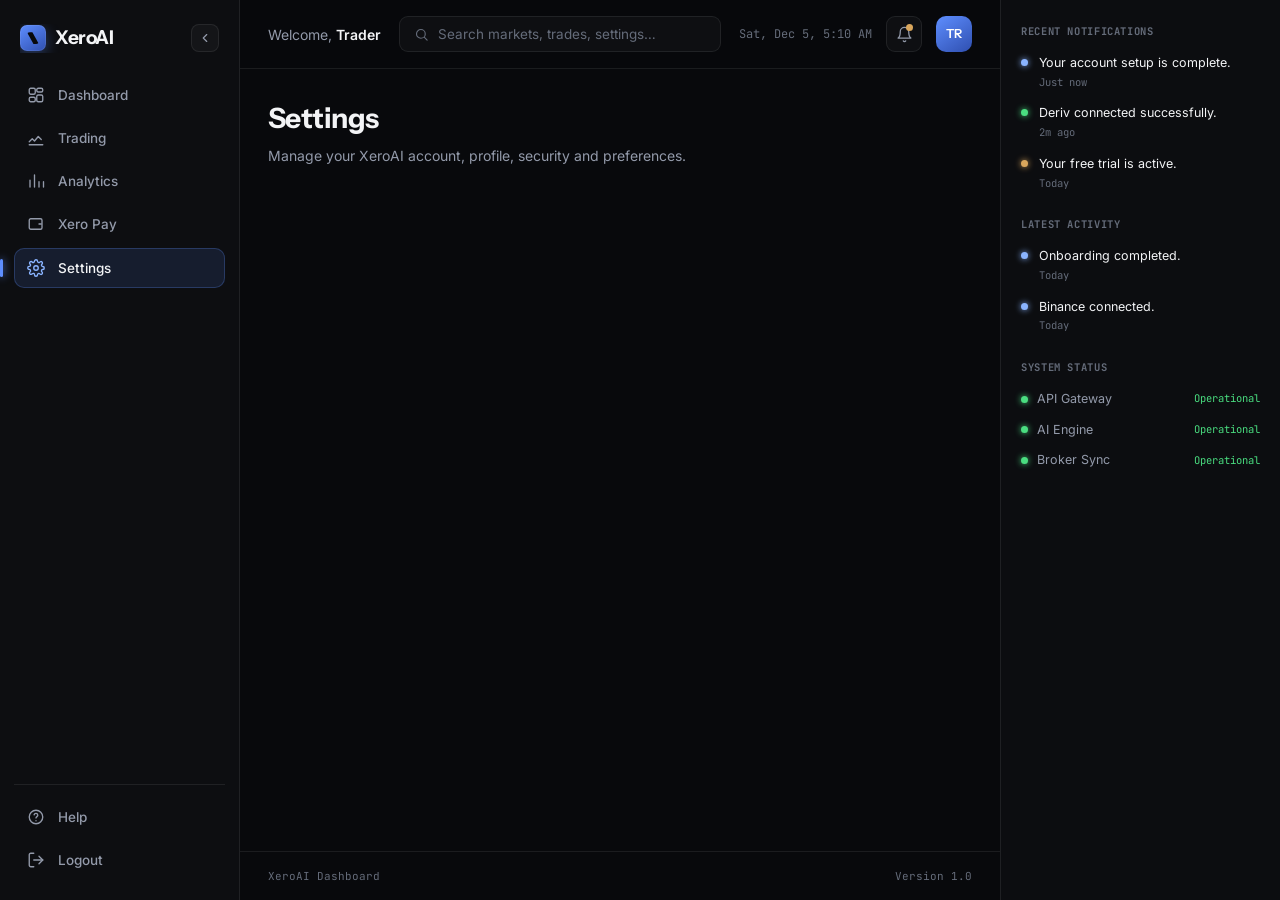
<file: settings.html>
<!DOCTYPE html>
<html lang="en">
<head>
<meta charset="UTF-8">
<meta name="viewport" content="width=device-width, initial-scale=1.0">
<title>Settings — XeroAI</title>
<meta name="description" content="Manage your XeroAI account, profile, security and preferences.">
<link rel="preconnect" href="https://fonts.googleapis.com">
<link rel="preconnect" href="https://fonts.gstatic.com" crossorigin>
<link href="https://fonts.googleapis.com/css2?family=Instrument+Sans:wght@400..700&family=Inter:wght@400;500;600;700&family=JetBrains+Mono:wght@400;500;600&display=swap" rel="stylesheet">
<link rel="stylesheet" href="css/dashboard.css">
</head>
<body class="dash-body app-body">

  <div class="app-sidebar-overlay" id="sidebarOverlay"></div>

  <div class="app-shell" id="appShell">

    <!-- ============ SIDEBAR ============ -->
    <aside class="app-sidebar" id="appSidebar">

      <div class="sidebar-top">
        <a href="dashboard.html" class="dash-logo sidebar-logo">
          <span class="dash-logo-mark"></span>
          <span class="sidebar-logo-text">XeroAI</span>
        </a>
        <button type="button" class="sidebar-collapse-btn" id="sidebarCollapseBtn" aria-label="Collapse sidebar" aria-pressed="false">
          <svg viewBox="0 0 24 24" fill="none" stroke="currentColor" stroke-width="2" stroke-linecap="round" stroke-linejoin="round"><path d="M15 6l-6 6 6 6"/></svg>
        </button>
      </div>

      <nav class="sidebar-nav" aria-label="Primary">
        <a href="dashboard.html" class="sidebar-link" data-tooltip="Dashboard">
          <span class="sidebar-icon"><svg viewBox="0 0 24 24" fill="none" stroke="currentColor" stroke-width="1.8" stroke-linecap="round" stroke-linejoin="round"><rect x="3" y="3" width="8" height="8" rx="2"/><rect x="13" y="3" width="8" height="5" rx="2"/><rect x="13" y="12" width="8" height="9" rx="2"/><rect x="3" y="15" width="8" height="6" rx="2"/></svg></span>
          <span class="sidebar-label">Dashboard</span>
        </a>
        <a href="#" class="sidebar-link" data-tooltip="Trading" data-placeholder="true">
          <span class="sidebar-icon"><svg viewBox="0 0 24 24" fill="none" stroke="currentColor" stroke-width="1.8" stroke-linecap="round" stroke-linejoin="round"><path d="M3 17l4-4 3 3 5-6 4 4"/><path d="M3 21h18"/></svg></span>
          <span class="sidebar-label">Trading</span>
        </a>
        <a href="#" class="sidebar-link" data-tooltip="Analytics" data-placeholder="true">
          <span class="sidebar-icon"><svg viewBox="0 0 24 24" fill="none" stroke="currentColor" stroke-width="1.8" stroke-linecap="round" stroke-linejoin="round"><path d="M4 20V11M10 20V4M16 20v-7M22 20V13"/></svg></span>
          <span class="sidebar-label">Analytics</span>
        </a>
        <a href="xeropay.html" class="sidebar-link" data-tooltip="Xero Pay">
          <span class="sidebar-icon"><svg viewBox="0 0 24 24" fill="none" stroke="currentColor" stroke-width="1.8" stroke-linecap="round" stroke-linejoin="round"><path d="M3 7a2 2 0 0 1 2-2h13a2 2 0 0 1 2 2v10a2 2 0 0 1-2 2H5a2 2 0 0 1-2-2V7z"/><path d="M16 12h3"/></svg></span>
          <span class="sidebar-label">Xero Pay</span>
        </a>
        <a href="settings.html" class="sidebar-link active" data-tooltip="Settings">
          <span class="sidebar-icon"><svg viewBox="0 0 24 24" fill="none" stroke="currentColor" stroke-width="1.8" stroke-linecap="round" stroke-linejoin="round"><circle cx="12" cy="12" r="3"/><path d="M19.4 15a1.7 1.7 0 0 0 .3 1.9l.1.1a2 2 0 1 1-2.8 2.8l-.1-.1a1.7 1.7 0 0 0-1.9-.3 1.7 1.7 0 0 0-1 1.5V21a2 2 0 1 1-4 0v-.1a1.7 1.7 0 0 0-1-1.6 1.7 1.7 0 0 0-1.9.3l-.1.1a2 2 0 1 1-2.8-2.8l.1-.1a1.7 1.7 0 0 0 .3-1.9 1.7 1.7 0 0 0-1.5-1H3a2 2 0 1 1 0-4h.1a1.7 1.7 0 0 0 1.5-1 1.7 1.7 0 0 0-.3-1.9l-.1-.1a2 2 0 1 1 2.8-2.8l.1.1a1.7 1.7 0 0 0 1.9.3H9a1.7 1.7 0 0 0 1-1.5V3a2 2 0 1 1 4 0v.1a1.7 1.7 0 0 0 1 1.5 1.7 1.7 0 0 0 1.9-.3l.1-.1a2 2 0 1 1 2.8 2.8l-.1.1a1.7 1.7 0 0 0-.3 1.9V9a1.7 1.7 0 0 0 1.5 1H21a2 2 0 1 1 0 4h-.1a1.7 1.7 0 0 0-1.5 1z"/></svg></span>
          <span class="sidebar-label">Settings</span>
        </a>
      </nav>

      <div class="sidebar-bottom">
        <a href="#" class="sidebar-link" data-tooltip="Help" data-placeholder="true">
          <span class="sidebar-icon"><svg viewBox="0 0 24 24" fill="none" stroke="currentColor" stroke-width="1.8" stroke-linecap="round" stroke-linejoin="round"><circle cx="12" cy="12" r="9"/><path d="M9.5 9a2.5 2.5 0 0 1 4.9.8c0 1.7-2.4 1.7-2.4 3.4"/><path d="M12 17v.1"/></svg></span>
          <span class="sidebar-label">Help</span>
        </a>
        <a href="login.html" class="sidebar-link sidebar-logout" data-tooltip="Logout">
          <span class="sidebar-icon"><svg viewBox="0 0 24 24" fill="none" stroke="currentColor" stroke-width="1.8" stroke-linecap="round" stroke-linejoin="round"><path d="M9 21H5a2 2 0 0 1-2-2V5a2 2 0 0 1 2-2h4"/><path d="M16 17l5-5-5-5"/><path d="M21 12H9"/></svg></span>
          <span class="sidebar-label">Logout</span>
        </a>
      </div>
    </aside>

    <!-- ============ MAIN COLUMN ============ -->
    <div class="app-main">

      <header class="app-topbar">
        <button type="button" class="mobile-menu-btn" id="mobileMenuBtn" aria-label="Open menu">
          <svg viewBox="0 0 24 24" fill="none" stroke="currentColor" stroke-width="2" stroke-linecap="round" stroke-linejoin="round"><path d="M3 6h18M3 12h18M3 18h18"/></svg>
        </button>

        <div class="topbar-welcome">Welcome, <strong>Trader</strong></div>

        <div class="topbar-search">
          <svg viewBox="0 0 24 24" fill="none" stroke="currentColor" stroke-width="1.8" stroke-linecap="round" stroke-linejoin="round"><circle cx="11" cy="11" r="7"/><path d="M21 21l-4.3-4.3"/></svg>
          <input type="text" placeholder="Search markets, trades, settings…" aria-label="Search">
        </div>

        <div class="topbar-right">
          <span class="topbar-datetime" id="topbarDatetime"></span>

          <button type="button" class="topbar-icon-btn" id="notifBtn" aria-label="Notifications">
            <svg viewBox="0 0 24 24" fill="none" stroke="currentColor" stroke-width="1.8" stroke-linecap="round" stroke-linejoin="round"><path d="M18 8a6 6 0 0 0-12 0c0 7-3 9-3 9h18s-3-2-3-9"/><path d="M13.7 21a2 2 0 0 1-3.4 0"/></svg>
            <span class="notif-dot"></span>
          </button>

          <div class="topbar-avatar" aria-label="Account">TR</div>
        </div>
      </header>

      <main class="app-content">

        <section class="dash-hero reveal-dash">
          <h1>Settings</h1>
          <p>Manage your XeroAI account, profile, security and preferences.</p>
        </section>

        <section class="settings-modules-container" id="settingsModulesContainer">
          <!-- Future settings modules (Profile, Security, Preferences, etc.) will be appended here. -->
        </section>

      </main>

      <footer class="app-footer">
        <span>XeroAI Dashboard</span>
        <span>Version 1.0</span>
      </footer>
    </div>

    <!-- ============ RIGHT PANEL ============ -->
    <aside class="app-right-panel">

      <div class="right-panel-section reveal-dash">
        <h3>Recent Notifications</h3>
        <ul class="right-panel-list">
          <li>
            <span class="rp-dot rp-dot-blue"></span>
            <span class="rp-text">Your account setup is complete.</span>
            <span class="rp-time">Just now</span>
          </li>
          <li>
            <span class="rp-dot rp-dot-green"></span>
            <span class="rp-text">Deriv connected successfully.</span>
            <span class="rp-time">2m ago</span>
          </li>
          <li>
            <span class="rp-dot rp-dot-gold"></span>
            <span class="rp-text">Your free trial is active.</span>
            <span class="rp-time">Today</span>
          </li>
        </ul>
      </div>

      <div class="right-panel-section reveal-dash">
        <h3>Latest Activity</h3>
        <ul class="right-panel-list">
          <li>
            <span class="rp-dot rp-dot-blue"></span>
            <span class="rp-text">Onboarding completed.</span>
            <span class="rp-time">Today</span>
          </li>
          <li>
            <span class="rp-dot rp-dot-blue"></span>
            <span class="rp-text">Binance connected.</span>
            <span class="rp-time">Today</span>
          </li>
        </ul>
      </div>

      <div class="right-panel-section reveal-dash">
        <h3>System Status</h3>
        <ul class="right-panel-status">
          <li><span class="sys-dot"></span>API Gateway <em>Operational</em></li>
          <li><span class="sys-dot"></span>AI Engine <em>Operational</em></li>
          <li><span class="sys-dot"></span>Broker Sync <em>Operational</em></li>
        </ul>
      </div>

    </aside>

  </div>

  <script src="js/dashboard.js"></script>
</body>
</html>
</file>
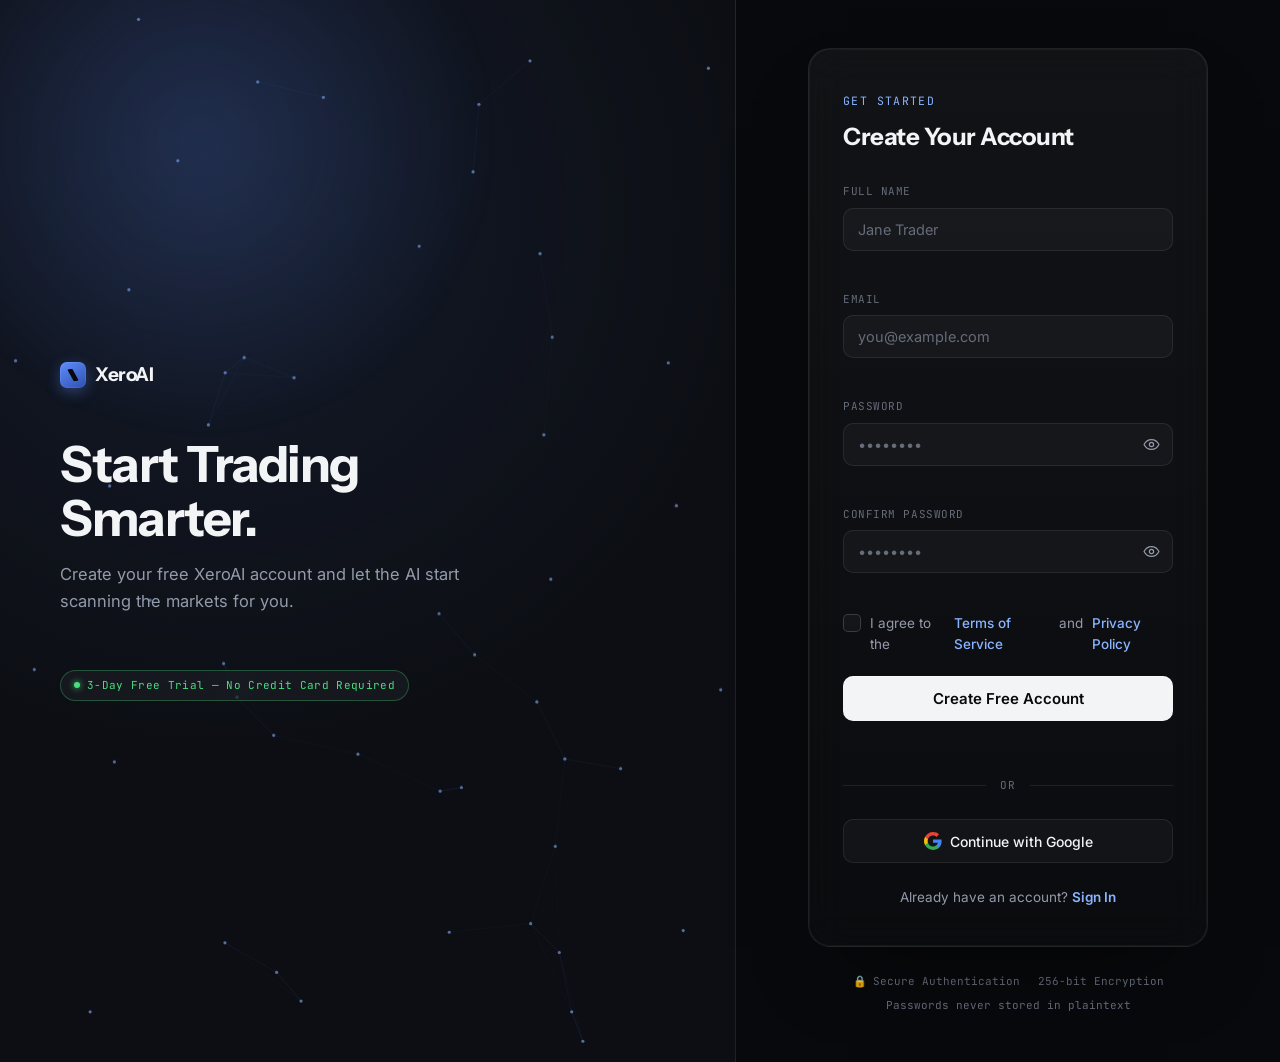
<file: signup.html>
<!DOCTYPE html>
<html lang="en">
<head>
<meta charset="UTF-8">
<meta name="viewport" content="width=device-width, initial-scale=1.0">
<title>Create Your Account — XeroAI</title>
<meta name="description" content="Create your free XeroAI account and start your 3-day trial. No credit card required.">
<link rel="preconnect" href="https://fonts.googleapis.com">
<link rel="preconnect" href="https://fonts.gstatic.com" crossorigin>
<link href="https://fonts.googleapis.com/css2?family=Instrument+Sans:wght@400..700&family=Inter:wght@400;500;600;700&family=JetBrains+Mono:wght@400;500;600&display=swap" rel="stylesheet">
<link rel="stylesheet" href="css/auth.css">
</head>
<body class="auth-body">

  <div class="auth-shell">

    <!-- ============ LEFT: BRAND / VISUAL ============ -->
    <aside class="auth-visual">
      <canvas id="networkCanvas" class="network-canvas" aria-hidden="true"></canvas>
      <div class="auth-visual-glow" aria-hidden="true"></div>

      <div class="auth-visual-content">
        <a href="index.html" class="logo">
          <span class="logo-mark"></span>
          XeroAI
        </a>

        <h1>Start Trading Smarter.</h1>
        <p>Create your free XeroAI account and let the AI start scanning the markets for you.</p>
      </div>

      <div class="auth-visual-footer">
        <span class="badge-pill badge-ready"><span class="dot"></span>3-Day Free Trial — No Credit Card Required</span>
      </div>
    </aside>

    <!-- ============ RIGHT: SIGNUP CARD ============ -->
    <main class="auth-main">

      <a href="index.html" class="logo auth-mobile-logo">
        <span class="logo-mark"></span>
        XeroAI
      </a>

      <div class="auth-card">
        <div class="auth-card-head">
          <span class="eyebrow-label">GET STARTED</span>
          <h2>Create Your Account</h2>
        </div>

        <form id="signupForm" novalidate>

          <div class="field">
            <label for="fullName">Full Name</label>
            <input type="text" id="fullName" name="fullName" placeholder="Jane Trader" autocomplete="name" required>
            <span class="field-error" id="fullNameError"></span>
          </div>

          <div class="field">
            <label for="signupEmail">Email</label>
            <input type="email" id="signupEmail" name="email" placeholder="you@example.com" autocomplete="email" required>
            <span class="field-error" id="signupEmailError"></span>
          </div>

          <div class="field">
            <label for="signupPassword">Password</label>
            <div class="password-wrap">
              <input type="password" id="signupPassword" name="password" placeholder="••••••••" autocomplete="new-password" required>
              <button type="button" class="toggle-password" aria-label="Show password" aria-pressed="false">
                <svg class="icon-eye" viewBox="0 0 24 24" fill="none" stroke="currentColor" stroke-width="1.7" stroke-linecap="round" stroke-linejoin="round">
                  <path d="M1.5 12S5 5 12 5s10.5 7 10.5 7-3.5 7-10.5 7S1.5 12 1.5 12z"/>
                  <circle cx="12" cy="12" r="3"/>
                </svg>
                <svg class="icon-eye-off" viewBox="0 0 24 24" fill="none" stroke="currentColor" stroke-width="1.7" stroke-linecap="round" stroke-linejoin="round">
                  <path d="M3 3l18 18"/>
                  <path d="M10.6 5.2A10.6 10.6 0 0 1 12 5c7 0 10.5 7 10.5 7a13.5 13.5 0 0 1-3.1 4M6.6 6.6C3.5 8.5 1.5 12 1.5 12s3.5 7 10.5 7a10.4 10.4 0 0 0 4.4-.9"/>
                  <path d="M9.9 9.9a3 3 0 0 0 4.2 4.2"/>
                </svg>
              </button>
            </div>
            <span class="field-error" id="signupPasswordError"></span>
          </div>

          <div class="field">
            <label for="confirmPassword">Confirm Password</label>
            <div class="password-wrap">
              <input type="password" id="confirmPassword" name="confirmPassword" placeholder="••••••••" autocomplete="new-password" required>
              <button type="button" class="toggle-password" aria-label="Show password" aria-pressed="false">
                <svg class="icon-eye" viewBox="0 0 24 24" fill="none" stroke="currentColor" stroke-width="1.7" stroke-linecap="round" stroke-linejoin="round">
                  <path d="M1.5 12S5 5 12 5s10.5 7 10.5 7-3.5 7-10.5 7S1.5 12 1.5 12z"/>
                  <circle cx="12" cy="12" r="3"/>
                </svg>
                <svg class="icon-eye-off" viewBox="0 0 24 24" fill="none" stroke="currentColor" stroke-width="1.7" stroke-linecap="round" stroke-linejoin="round">
                  <path d="M3 3l18 18"/>
                  <path d="M10.6 5.2A10.6 10.6 0 0 1 12 5c7 0 10.5 7 10.5 7a13.5 13.5 0 0 1-3.1 4M6.6 6.6C3.5 8.5 1.5 12 1.5 12s3.5 7 10.5 7a10.4 10.4 0 0 0 4.4-.9"/>
                  <path d="M9.9 9.9a3 3 0 0 0 4.2 4.2"/>
                </svg>
              </button>
            </div>
            <span class="field-error" id="confirmPasswordError"></span>
          </div>

          <div class="field-row field-row-single">
            <label class="checkbox">
              <input type="checkbox" id="agreeTerms" name="agreeTerms" required>
              <span class="checkbox-box">
                <svg viewBox="0 0 24 24" fill="none" stroke="currentColor" stroke-width="3" stroke-linecap="round" stroke-linejoin="round"><path d="M20 6 9 17l-5-5"/></svg>
              </span>
              I agree to the <a href="#" class="link-inline">Terms of Service</a> and <a href="#" class="link-inline">Privacy Policy</a>
            </label>
          </div>
          <span class="field-error" id="agreeTermsError"></span>

          <button type="submit" class="btn btn-primary auth-submit" id="signupSubmit">
            <span class="btn-label">Create Free Account</span>
            <span class="btn-spinner" aria-hidden="true"></span>
            <span class="btn-success" aria-hidden="true">
              <svg viewBox="0 0 24 24" fill="none" stroke="currentColor" stroke-width="2.5" stroke-linecap="round" stroke-linejoin="round"><path d="M20 6 9 17l-5-5"/></svg>
            </span>
          </button>

          <p class="form-status" id="signupStatus" role="alert" aria-live="polite"></p>
        </form>

        <div class="auth-divider"><span>OR</span></div>

        <button type="button" class="btn btn-google">
          <svg viewBox="0 0 24 24" width="18" height="18">
            <path fill="#4285F4" d="M23.5 12.3c0-.85-.08-1.66-.22-2.44H12v4.62h6.46c-.28 1.5-1.13 2.78-2.4 3.63v3h3.88c2.27-2.09 3.56-5.17 3.56-8.81z"/>
            <path fill="#34A853" d="M12 24c3.24 0 5.96-1.07 7.94-2.9l-3.88-3c-1.08.72-2.45 1.15-4.06 1.15-3.12 0-5.77-2.11-6.72-4.94H1.28v3.1C3.25 21.3 7.31 24 12 24z"/>
            <path fill="#FBBC05" d="M5.28 14.31A7.2 7.2 0 0 1 4.9 12c0-.8.14-1.58.38-2.31v-3.1H1.28A12 12 0 0 0 0 12c0 1.94.46 3.77 1.28 5.41l4-3.1z"/>
            <path fill="#EA4335" d="M12 4.75c1.76 0 3.34.6 4.58 1.79l3.44-3.44C17.95 1.19 15.24 0 12 0 7.31 0 3.25 2.7 1.28 6.59l4 3.1C6.23 6.86 8.88 4.75 12 4.75z"/>
          </svg>
          Continue with Google
        </button>

        <p class="auth-switch">Already have an account? <a href="login.html">Sign In</a></p>
      </div>

      <div class="auth-security">
        <span><span aria-hidden="true">🔒</span> Secure Authentication</span>
        <span>256-bit Encryption</span>
        <span>Passwords never stored in plaintext</span>
      </div>

    </main>
  </div>

  <script src="js/auth.js"></script>
</body>
</html>
</file>
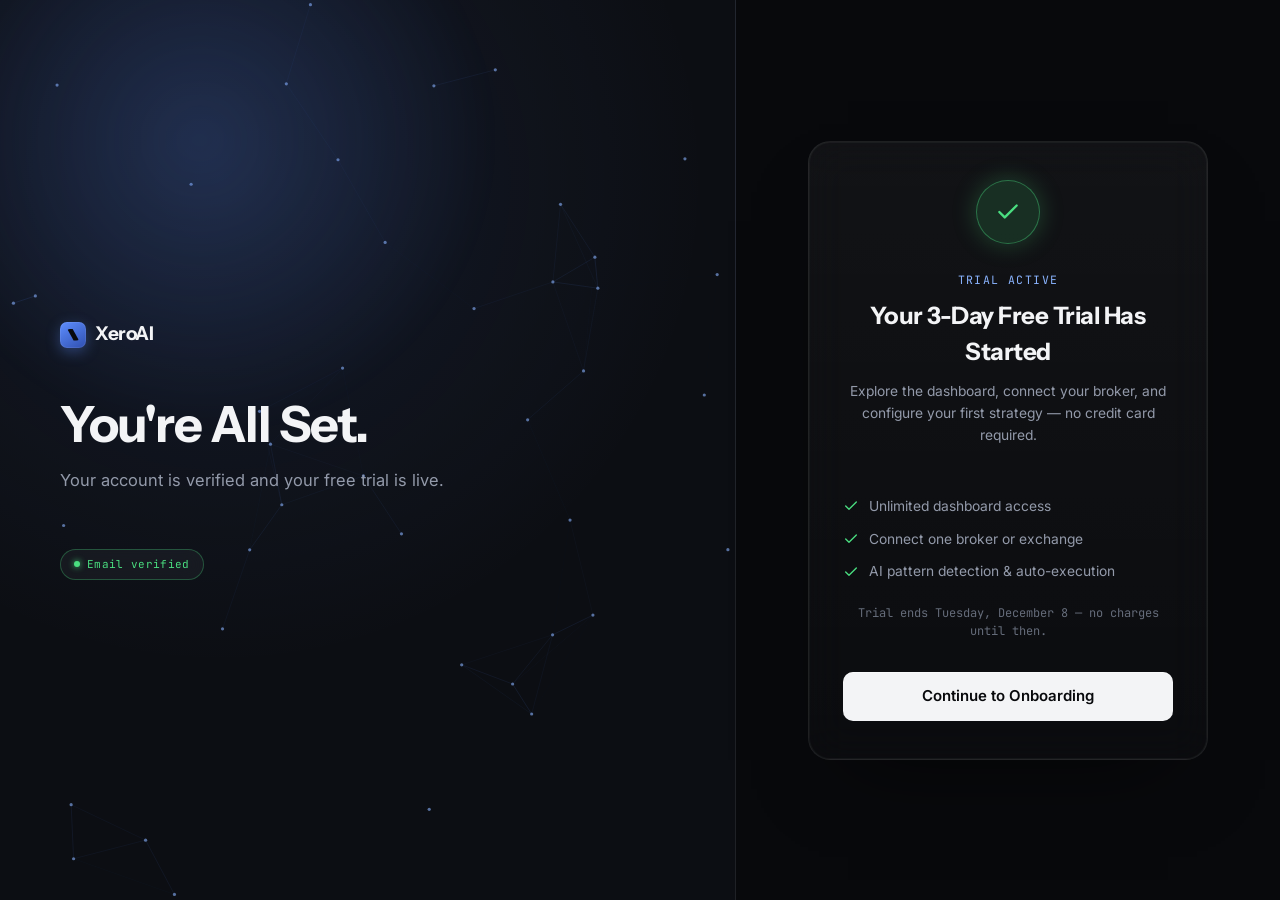
<file: trial-started.html>
<!DOCTYPE html>
<html lang="en">
<head>
<meta charset="UTF-8">
<meta name="viewport" content="width=device-width, initial-scale=1.0">
<title>Your Trial Has Started — XeroAI</title>
<meta name="description" content="Your 3-day free XeroAI trial has started. Continue to onboarding to connect your broker.">
<link rel="preconnect" href="https://fonts.googleapis.com">
<link rel="preconnect" href="https://fonts.gstatic.com" crossorigin>
<link href="https://fonts.googleapis.com/css2?family=Instrument+Sans:wght@400..700&family=Inter:wght@400;500;600;700&family=JetBrains+Mono:wght@400;500;600&display=swap" rel="stylesheet">
<link rel="stylesheet" href="css/auth.css">
</head>
<body class="auth-body">

  <div class="auth-shell">

    <!-- ============ LEFT: BRAND / VISUAL ============ -->
    <aside class="auth-visual">
      <canvas id="networkCanvas" class="network-canvas" aria-hidden="true"></canvas>
      <div class="auth-visual-glow" aria-hidden="true"></div>

      <div class="auth-visual-content">
        <a href="index.html" class="logo">
          <span class="logo-mark"></span>
          XeroAI
        </a>

        <h1>You're All Set.</h1>
        <p>Your account is verified and your free trial is live.</p>
      </div>

      <div class="auth-visual-footer">
        <span class="badge-pill badge-ready"><span class="dot"></span>Email verified</span>
      </div>
    </aside>

    <!-- ============ RIGHT: TRIAL CONFIRMATION CARD ============ -->
    <main class="auth-main">

      <a href="index.html" class="logo auth-mobile-logo">
        <span class="logo-mark"></span>
        XeroAI
      </a>

      <div class="auth-card auth-card-center">

        <div class="status-icon status-icon-success">
          <svg viewBox="0 0 24 24" fill="none" stroke="currentColor" stroke-width="2.2" stroke-linecap="round" stroke-linejoin="round"><path d="M20 6 9 17l-5-5"/></svg>
        </div>

        <div class="auth-card-head">
          <span class="eyebrow-label">TRIAL ACTIVE</span>
          <h2>Your 3-Day Free Trial Has Started</h2>
          <p class="auth-card-subtext">Explore the dashboard, connect your broker, and configure your first strategy — no credit card required.</p>
        </div>

        <ul class="mini-checklist">
          <li><svg viewBox="0 0 24 24" fill="none" stroke="currentColor" stroke-width="2" stroke-linecap="round" stroke-linejoin="round"><path d="M20 6 9 17l-5-5"/></svg>Unlimited dashboard access</li>
          <li><svg viewBox="0 0 24 24" fill="none" stroke="currentColor" stroke-width="2" stroke-linecap="round" stroke-linejoin="round"><path d="M20 6 9 17l-5-5"/></svg>Connect one broker or exchange</li>
          <li><svg viewBox="0 0 24 24" fill="none" stroke="currentColor" stroke-width="2" stroke-linecap="round" stroke-linejoin="round"><path d="M20 6 9 17l-5-5"/></svg>AI pattern detection &amp; auto-execution</li>
        </ul>

        <p class="trial-expiry" id="trialExpiry"></p>

        <a href="onboarding.html" class="btn btn-primary auth-submit">Continue to Onboarding</a>

      </div>

    </main>
  </div>

  <script src="js/auth.js"></script>
</body>
</html>
</file>
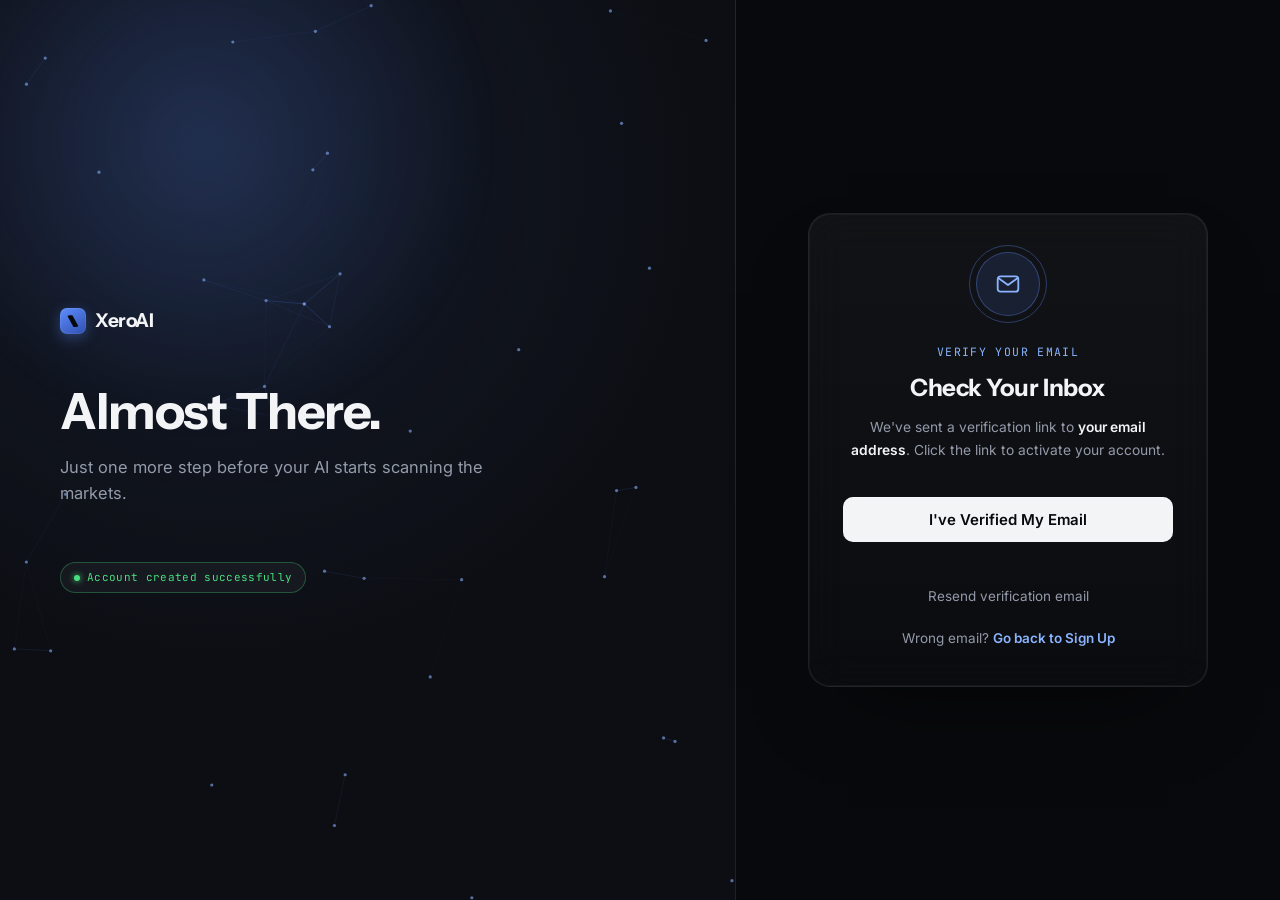
<file: verify-email.html>
<!DOCTYPE html>
<html lang="en">
<head>
<meta charset="UTF-8">
<meta name="viewport" content="width=device-width, initial-scale=1.0">
<title>Verify Your Email — XeroAI</title>
<meta name="description" content="Verify your email address to activate your XeroAI account.">
<link rel="preconnect" href="https://fonts.googleapis.com">
<link rel="preconnect" href="https://fonts.gstatic.com" crossorigin>
<link href="https://fonts.googleapis.com/css2?family=Instrument+Sans:wght@400..700&family=Inter:wght@400;500;600;700&family=JetBrains+Mono:wght@400;500;600&display=swap" rel="stylesheet">
<link rel="stylesheet" href="css/auth.css">
</head>
<body class="auth-body">

  <div class="auth-shell">

    <!-- ============ LEFT: BRAND / VISUAL ============ -->
    <aside class="auth-visual">
      <canvas id="networkCanvas" class="network-canvas" aria-hidden="true"></canvas>
      <div class="auth-visual-glow" aria-hidden="true"></div>

      <div class="auth-visual-content">
        <a href="index.html" class="logo">
          <span class="logo-mark"></span>
          XeroAI
        </a>

        <h1>Almost There.</h1>
        <p>Just one more step before your AI starts scanning the markets.</p>
      </div>

      <div class="auth-visual-footer">
        <span class="badge-pill badge-ready"><span class="dot"></span>Account created successfully</span>
      </div>
    </aside>

    <!-- ============ RIGHT: VERIFY CARD ============ -->
    <main class="auth-main">

      <a href="index.html" class="logo auth-mobile-logo">
        <span class="logo-mark"></span>
        XeroAI
      </a>

      <div class="auth-card auth-card-center">

        <div class="status-icon status-icon-pulse">
          <svg viewBox="0 0 24 24" fill="none" stroke="currentColor" stroke-width="1.7" stroke-linecap="round" stroke-linejoin="round">
            <rect x="2.5" y="5" width="19" height="14" rx="2.5"/>
            <path d="M3 6.5 12 13l9-6.5"/>
          </svg>
        </div>

        <div class="auth-card-head">
          <span class="eyebrow-label">VERIFY YOUR EMAIL</span>
          <h2>Check Your Inbox</h2>
          <p class="auth-card-subtext">We've sent a verification link to <strong id="verifyEmailTarget">your email address</strong>. Click the link to activate your account.</p>
        </div>

        <button type="button" class="btn btn-primary auth-submit" id="verifySubmit">
          <span class="btn-label">I've Verified My Email</span>
          <span class="btn-spinner" aria-hidden="true"></span>
          <span class="btn-success" aria-hidden="true">
            <svg viewBox="0 0 24 24" fill="none" stroke="currentColor" stroke-width="2.5" stroke-linecap="round" stroke-linejoin="round"><path d="M20 6 9 17l-5-5"/></svg>
          </span>
        </button>

        <p class="form-status" id="verifyStatus" role="alert" aria-live="polite"></p>

        <button type="button" class="link-muted resend-btn" id="resendBtn">Resend verification email</button>

        <p class="auth-switch">Wrong email? <a href="signup.html">Go back to Sign Up</a></p>
      </div>

    </main>
  </div>

  <script src="js/auth.js"></script>
</body>
</html>
</file>
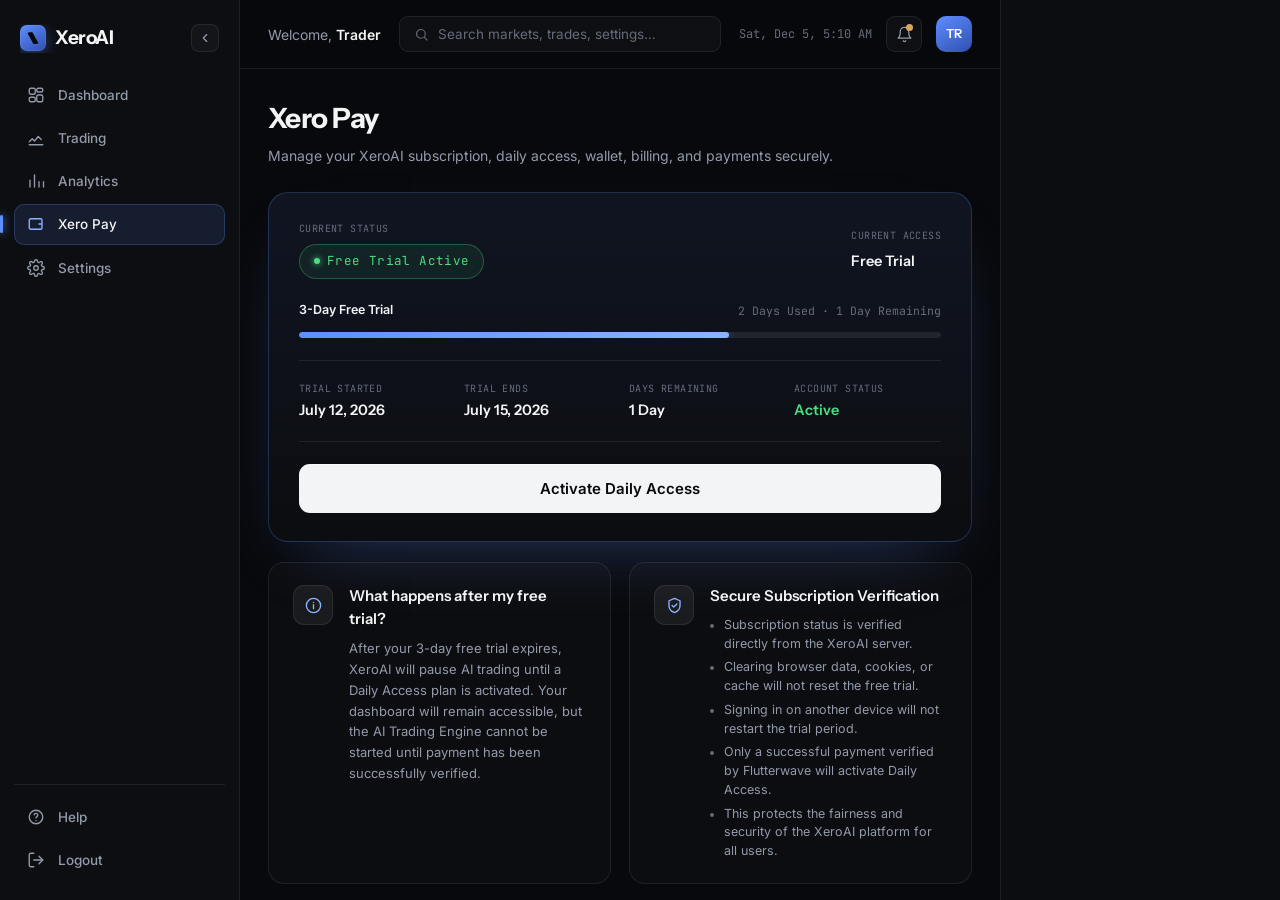
<file: xeropay.html>
<!DOCTYPE html>
<html lang="en">
<head>
<meta charset="UTF-8">
<meta name="viewport" content="width=device-width, initial-scale=1.0">
<title>Xero Pay — XeroAI</title>
<meta name="description" content="Manage your XeroAI subscription, wallet, and billing.">
<link rel="preconnect" href="https://fonts.googleapis.com">
<link rel="preconnect" href="https://fonts.gstatic.com" crossorigin>
<link href="https://fonts.googleapis.com/css2?family=Instrument+Sans:wght@400..700&family=Inter:wght@400;500;600;700&family=JetBrains+Mono:wght@400;500;600&display=swap" rel="stylesheet">
<link rel="stylesheet" href="css/dashboard.css">
</head>
<body class="dash-body app-body">

  <div class="app-sidebar-overlay" id="sidebarOverlay"></div>

  <div class="app-shell" id="appShell">

    <!-- ============ SIDEBAR ============ -->
    <aside class="app-sidebar" id="appSidebar">

      <div class="sidebar-top">
        <a href="dashboard.html" class="dash-logo sidebar-logo">
          <span class="dash-logo-mark"></span>
          <span class="sidebar-logo-text">XeroAI</span>
        </a>
        <button type="button" class="sidebar-collapse-btn" id="sidebarCollapseBtn" aria-label="Collapse sidebar" aria-pressed="false">
          <svg viewBox="0 0 24 24" fill="none" stroke="currentColor" stroke-width="2" stroke-linecap="round" stroke-linejoin="round"><path d="M15 6l-6 6 6 6"/></svg>
        </button>
      </div>

      <nav class="sidebar-nav" aria-label="Primary">
        <a href="dashboard.html" class="sidebar-link" data-tooltip="Dashboard">
          <span class="sidebar-icon"><svg viewBox="0 0 24 24" fill="none" stroke="currentColor" stroke-width="1.8" stroke-linecap="round" stroke-linejoin="round"><rect x="3" y="3" width="8" height="8" rx="2"/><rect x="13" y="3" width="8" height="5" rx="2"/><rect x="13" y="12" width="8" height="9" rx="2"/><rect x="3" y="15" width="8" height="6" rx="2"/></svg></span>
          <span class="sidebar-label">Dashboard</span>
        </a>
        <a href="#" class="sidebar-link" data-tooltip="Trading" data-placeholder="true">
          <span class="sidebar-icon"><svg viewBox="0 0 24 24" fill="none" stroke="currentColor" stroke-width="1.8" stroke-linecap="round" stroke-linejoin="round"><path d="M3 17l4-4 3 3 5-6 4 4"/><path d="M3 21h18"/></svg></span>
          <span class="sidebar-label">Trading</span>
        </a>
        <a href="#" class="sidebar-link" data-tooltip="Analytics" data-placeholder="true">
          <span class="sidebar-icon"><svg viewBox="0 0 24 24" fill="none" stroke="currentColor" stroke-width="1.8" stroke-linecap="round" stroke-linejoin="round"><path d="M4 20V11M10 20V4M16 20v-7M22 20V13"/></svg></span>
          <span class="sidebar-label">Analytics</span>
        </a>
        <a href="xeropay.html" class="sidebar-link active" data-tooltip="Xero Pay">
          <span class="sidebar-icon"><svg viewBox="0 0 24 24" fill="none" stroke="currentColor" stroke-width="1.8" stroke-linecap="round" stroke-linejoin="round"><path d="M3 7a2 2 0 0 1 2-2h13a2 2 0 0 1 2 2v10a2 2 0 0 1-2 2H5a2 2 0 0 1-2-2V7z"/><path d="M16 12h3"/></svg></span>
          <span class="sidebar-label">Xero Pay</span>
        </a>
        <a href="settings.html" class="sidebar-link" data-tooltip="Settings">
          <span class="sidebar-icon"><svg viewBox="0 0 24 24" fill="none" stroke="currentColor" stroke-width="1.8" stroke-linecap="round" stroke-linejoin="round"><circle cx="12" cy="12" r="3"/><path d="M19.4 15a1.7 1.7 0 0 0 .3 1.9l.1.1a2 2 0 1 1-2.8 2.8l-.1-.1a1.7 1.7 0 0 0-1.9-.3 1.7 1.7 0 0 0-1 1.5V21a2 2 0 1 1-4 0v-.1a1.7 1.7 0 0 0-1-1.6 1.7 1.7 0 0 0-1.9.3l-.1.1a2 2 0 1 1-2.8-2.8l.1-.1a1.7 1.7 0 0 0 .3-1.9 1.7 1.7 0 0 0-1.5-1H3a2 2 0 1 1 0-4h.1a1.7 1.7 0 0 0 1.5-1 1.7 1.7 0 0 0-.3-1.9l-.1-.1a2 2 0 1 1 2.8-2.8l.1.1a1.7 1.7 0 0 0 1.9.3H9a1.7 1.7 0 0 0 1-1.5V3a2 2 0 1 1 4 0v.1a1.7 1.7 0 0 0 1 1.5 1.7 1.7 0 0 0 1.9-.3l.1-.1a2 2 0 1 1 2.8 2.8l-.1.1a1.7 1.7 0 0 0-.3 1.9V9a1.7 1.7 0 0 0 1.5 1H21a2 2 0 1 1 0 4h-.1a1.7 1.7 0 0 0-1.5 1z"/></svg></span>
          <span class="sidebar-label">Settings</span>
        </a>
      </nav>

      <div class="sidebar-bottom">
        <a href="#" class="sidebar-link" data-tooltip="Help" data-placeholder="true">
          <span class="sidebar-icon"><svg viewBox="0 0 24 24" fill="none" stroke="currentColor" stroke-width="1.8" stroke-linecap="round" stroke-linejoin="round"><circle cx="12" cy="12" r="9"/><path d="M9.5 9a2.5 2.5 0 0 1 4.9.8c0 1.7-2.4 1.7-2.4 3.4"/><path d="M12 17v.1"/></svg></span>
          <span class="sidebar-label">Help</span>
        </a>
        <a href="login.html" class="sidebar-link sidebar-logout" data-tooltip="Logout">
          <span class="sidebar-icon"><svg viewBox="0 0 24 24" fill="none" stroke="currentColor" stroke-width="1.8" stroke-linecap="round" stroke-linejoin="round"><path d="M9 21H5a2 2 0 0 1-2-2V5a2 2 0 0 1 2-2h4"/><path d="M16 17l5-5-5-5"/><path d="M21 12H9"/></svg></span>
          <span class="sidebar-label">Logout</span>
        </a>
      </div>
    </aside>

    <!-- ============ MAIN COLUMN ============ -->
    <div class="app-main">

      <header class="app-topbar">
        <button type="button" class="mobile-menu-btn" id="mobileMenuBtn" aria-label="Open menu">
          <svg viewBox="0 0 24 24" fill="none" stroke="currentColor" stroke-width="2" stroke-linecap="round" stroke-linejoin="round"><path d="M3 6h18M3 12h18M3 18h18"/></svg>
        </button>

        <div class="topbar-welcome">Welcome, <strong>Trader</strong></div>

        <div class="topbar-search">
          <svg viewBox="0 0 24 24" fill="none" stroke="currentColor" stroke-width="1.8" stroke-linecap="round" stroke-linejoin="round"><circle cx="11" cy="11" r="7"/><path d="M21 21l-4.3-4.3"/></svg>
          <input type="text" placeholder="Search markets, trades, settings…" aria-label="Search">
        </div>

        <div class="topbar-right">
          <span class="topbar-datetime" id="topbarDatetime"></span>

          <button type="button" class="topbar-icon-btn" id="notifBtn" aria-label="Notifications">
            <svg viewBox="0 0 24 24" fill="none" stroke="currentColor" stroke-width="1.8" stroke-linecap="round" stroke-linejoin="round"><path d="M18 8a6 6 0 0 0-12 0c0 7-3 9-3 9h18s-3-2-3-9"/><path d="M13.7 21a2 2 0 0 1-3.4 0"/></svg>
            <span class="notif-dot"></span>
          </button>

          <div class="topbar-avatar" aria-label="Account">TR</div>
        </div>
      </header>

      <main class="app-content">

        <section class="dash-hero reveal-dash">
          <h1>Xero Pay</h1>
          <p>Manage your XeroAI subscription, daily access, wallet, billing, and payments securely.</p>
        </section>

        <!-- ============ SUBSCRIPTION STATUS (Module 4A) ============ -->
        <div class="subscription-status-card reveal-dash">
          <div class="subscription-status-top">
            <div class="sub-status-block">
              <span class="engine-stat-label">Current Status</span>
              <span class="badge-pill badge-online sub-status-badge"><span class="dot"></span>Free Trial Active</span>
            </div>
            <div class="sub-status-block">
              <span class="engine-stat-label">Current Access</span>
              <span class="engine-stat-value">Free Trial</span>
            </div>
          </div>

          <div class="trial-progress-block">
            <div class="trial-progress-head">
              <span>3-Day Free Trial</span>
              <span>2 Days Used &middot; 1 Day Remaining</span>
            </div>
            <div class="progress-bar-track">
              <div class="progress-bar-fill" data-bar-target="67"></div>
            </div>
          </div>

          <div class="subscription-info-grid">
            <div class="engine-stat">
              <span class="engine-stat-label">Trial Started</span>
              <span class="engine-stat-value">July 12, 2026</span>
            </div>
            <div class="engine-stat">
              <span class="engine-stat-label">Trial Ends</span>
              <span class="engine-stat-value">July 15, 2026</span>
            </div>
            <div class="engine-stat">
              <span class="engine-stat-label">Days Remaining</span>
              <span class="engine-stat-value">1 Day</span>
            </div>
            <div class="engine-stat">
              <span class="engine-stat-label">Account Status</span>
              <span class="engine-stat-value engine-stat-good">Active</span>
            </div>
          </div>

          <button type="button" class="step-btn step-btn-primary sub-activate-btn rippleable" id="activateDailyAccessBtn">
            <span class="step-btn-label">Activate Daily Access</span>
            <span class="step-btn-spinner" aria-hidden="true"></span>
          </button>
        </div>

        <div class="overview-row overview-row-secondary">

          <!-- After Trial Information -->
          <div class="info-card reveal-dash">
            <div class="info-card-icon">
              <svg viewBox="0 0 24 24" fill="none" stroke="currentColor" stroke-width="1.7" stroke-linecap="round" stroke-linejoin="round"><circle cx="12" cy="12" r="9"/><path d="M12 8v.1M12 11v5"/></svg>
            </div>
            <div class="info-card-content">
              <h4>What happens after my free trial?</h4>
              <p>After your 3-day free trial expires, XeroAI will pause AI trading until a Daily Access plan is activated. Your dashboard will remain accessible, but the AI Trading Engine cannot be started until payment has been successfully verified.</p>
            </div>
          </div>

          <!-- Security Verification -->
          <div class="info-card reveal-dash">
            <div class="info-card-icon">
              <svg viewBox="0 0 24 24" fill="none" stroke="currentColor" stroke-width="1.7" stroke-linecap="round" stroke-linejoin="round"><path d="M12 3l7 3v6c0 4.5-3 7.5-7 9-4-1.5-7-4.5-7-9V6l7-3z"/><path d="M9 12l2 2 4-4"/></svg>
            </div>
            <div class="info-card-content">
              <h4>Secure Subscription Verification</h4>
              <ul class="platform-conn-tags sub-security-list">
                <li>Subscription status is verified directly from the XeroAI server.</li>
                <li>Clearing browser data, cookies, or cache will not reset the free trial.</li>
                <li>Signing in on another device will not restart the trial period.</li>
                <li>Only a successful payment verified by Flutterwave will activate Daily Access.</li>
                <li>This protects the fairness and security of the XeroAI platform for all users.</li>
              </ul>
            </div>
          </div>

        </div>

        <!-- ============ DAILY ACCESS (Module 4B) ============ -->
        <section class="daily-access-section" id="dailyAccessSection">

          <div class="daily-access-card reveal-dash">
            <div class="daily-access-head">
              <h2>Daily Access</h2>
              <p>Continue using XeroAI with uninterrupted AI trading.</p>
            </div>

            <div class="daily-plan-card">
              <div class="daily-plan-top">
                <span class="daily-plan-name">Daily Access</span>
                <span class="badge-pill daily-plan-duration">24 Hours</span>
              </div>

              <ul class="daily-plan-features">
                <li><span class="daily-plan-check"><svg viewBox="0 0 24 24" fill="none" stroke="currentColor" stroke-width="2.6" stroke-linecap="round" stroke-linejoin="round"><path d="M20 6 9 17l-5-5"/></svg></span>Unlimited AI Trading</li>
                <li><span class="daily-plan-check"><svg viewBox="0 0 24 24" fill="none" stroke="currentColor" stroke-width="2.6" stroke-linecap="round" stroke-linejoin="round"><path d="M20 6 9 17l-5-5"/></svg></span>All Connected Brokers</li>
                <li><span class="daily-plan-check"><svg viewBox="0 0 24 24" fill="none" stroke="currentColor" stroke-width="2.6" stroke-linecap="round" stroke-linejoin="round"><path d="M20 6 9 17l-5-5"/></svg></span>Real-Time Signals</li>
                <li><span class="daily-plan-check"><svg viewBox="0 0 24 24" fill="none" stroke="currentColor" stroke-width="2.6" stroke-linecap="round" stroke-linejoin="round"><path d="M20 6 9 17l-5-5"/></svg></span>Analytics Access</li>
                <li><span class="daily-plan-check"><svg viewBox="0 0 24 24" fill="none" stroke="currentColor" stroke-width="2.6" stroke-linecap="round" stroke-linejoin="round"><path d="M20 6 9 17l-5-5"/></svg></span>Trading Dashboard</li>
                <li><span class="daily-plan-check"><svg viewBox="0 0 24 24" fill="none" stroke="currentColor" stroke-width="2.6" stroke-linecap="round" stroke-linejoin="round"><path d="M20 6 9 17l-5-5"/></svg></span>Priority Support</li>
              </ul>

              <div class="daily-plan-price">
                <span class="daily-plan-price-value">&#8358;1,000</span>
                <span class="daily-plan-price-period">/ 24 Hours</span>
              </div>

              <button type="button" class="btn btn-primary daily-plan-btn rippleable" id="dailyAccessActivateBtn">Activate Daily Access</button>
              <span class="daily-plan-demo-tag">Demonstration price only</span>
            </div>

            <div class="daily-access-benefits">
              <div class="benefit-chip"><span class="daily-plan-check"><svg viewBox="0 0 24 24" fill="none" stroke="currentColor" stroke-width="2.6" stroke-linecap="round" stroke-linejoin="round"><path d="M20 6 9 17l-5-5"/></svg></span>Access for 24 hours</div>
              <div class="benefit-chip"><span class="daily-plan-check"><svg viewBox="0 0 24 24" fill="none" stroke="currentColor" stroke-width="2.6" stroke-linecap="round" stroke-linejoin="round"><path d="M20 6 9 17l-5-5"/></svg></span>Unlimited AI scans</div>
              <div class="benefit-chip"><span class="daily-plan-check"><svg viewBox="0 0 24 24" fill="none" stroke="currentColor" stroke-width="2.6" stroke-linecap="round" stroke-linejoin="round"><path d="M20 6 9 17l-5-5"/></svg></span>AI Trading Engine</div>
              <div class="benefit-chip"><span class="daily-plan-check"><svg viewBox="0 0 24 24" fill="none" stroke="currentColor" stroke-width="2.6" stroke-linecap="round" stroke-linejoin="round"><path d="M20 6 9 17l-5-5"/></svg></span>Multi-broker support</div>
              <div class="benefit-chip"><span class="daily-plan-check"><svg viewBox="0 0 24 24" fill="none" stroke="currentColor" stroke-width="2.6" stroke-linecap="round" stroke-linejoin="round"><path d="M20 6 9 17l-5-5"/></svg></span>Real-time analytics</div>
              <div class="benefit-chip"><span class="daily-plan-check"><svg viewBox="0 0 24 24" fill="none" stroke="currentColor" stroke-width="2.6" stroke-linecap="round" stroke-linejoin="round"><path d="M20 6 9 17l-5-5"/></svg></span>Secure payment verification</div>
            </div>
          </div>

          <p class="demo-footer-note">Your subscription status will always be verified directly from the XeroAI server to ensure fair usage and secure access.</p>

        </section>

        <!-- ============ XERO WALLET (Module 4C) ============ -->
        <section class="xero-wallet-section" id="xeroWalletSection">

          <div class="wallet-balance-card reveal-dash">
            <span class="engine-stat-label">Wallet Balance</span>
            <div class="wallet-balance-value">&#8358;0.00</div>

            <div class="wallet-status-row">
              <span class="engine-stat-label">Wallet Status</span>
              <span class="badge-pill badge-closed wallet-status-badge">Inactive</span>
            </div>

            <button type="button" class="btn btn-primary wallet-add-funds-btn rippleable" id="addFundsBtn">Add Funds</button>
          </div>

          <div class="wallet-info-grid">
            <div class="wallet-info-card reveal-dash">
              <span class="engine-stat-label">Available Balance</span>
              <span class="engine-stat-value">&#8358;0.00</span>
            </div>
            <div class="wallet-info-card reveal-dash">
              <span class="engine-stat-label">Today's Spending</span>
              <span class="engine-stat-value">&#8358;0.00</span>
            </div>
            <div class="wallet-info-card reveal-dash">
              <span class="engine-stat-label">Last Payment</span>
              <span class="engine-stat-value">No payments yet</span>
            </div>
            <div class="wallet-info-card reveal-dash">
              <span class="engine-stat-label">Next Renewal</span>
              <span class="engine-stat-value">Not Active</span>
            </div>
          </div>

          <div class="monitor-table-card reveal-dash">
            <h3>Wallet History</h3>
            <div class="monitor-table-scroll">
              <table class="monitor-table">
                <thead>
                  <tr>
                    <th>Date</th>
                    <th>Description</th>
                    <th>Amount</th>
                    <th>Status</th>
                  </tr>
                </thead>
                <tbody>
                  <tr>
                    <td colspan="4" class="wallet-empty-row">No wallet transactions available.</td>
                  </tr>
                </tbody>
              </table>
            </div>
          </div>

          <div class="info-card reveal-dash">
            <div class="info-card-icon">
              <svg viewBox="0 0 24 24" fill="none" stroke="currentColor" stroke-width="1.7" stroke-linecap="round" stroke-linejoin="round"><path d="M3 7a2 2 0 0 1 2-2h13a2 2 0 0 1 2 2v10a2 2 0 0 1-2 2H5a2 2 0 0 1-2-2V7z"/><path d="M16 12h3"/></svg>
            </div>
            <div class="info-card-content">
              <h4>About Xero Wallet</h4>
              <p>The Xero Wallet is your secure payment wallet for Daily Access subscriptions. After Flutterwave integration, wallet funding and automatic Daily Access activation will happen instantly after successful payment.</p>
            </div>
          </div>

        </section>

        <!-- ============ PAYMENT HISTORY (Module 4D) ============ -->
        <section class="payment-history-section" id="paymentHistorySection">

          <div class="monitor-table-card reveal-dash">
            <h3>Payment History</h3>
            <p class="payment-history-subtitle">View all Daily Access payments made on your XeroAI account.</p>

            <div class="monitor-table-scroll">
              <table class="monitor-table payment-history-table">
                <thead>
                  <tr>
                    <th>Date</th>
                    <th>Plan</th>
                    <th>Amount</th>
                    <th>Status</th>
                    <th>Transaction ID</th>
                  </tr>
                </thead>
                <tbody>
                  <tr>
                    <td class="mono-cell" data-label="Date">&mdash;</td>
                    <td data-label="Plan">No payments yet</td>
                    <td class="mono-cell" data-label="Amount">&mdash;</td>
                    <td data-label="Status"><span class="badge-pill badge-waiting"><span class="dot"></span>Pending</span></td>
                    <td class="mono-cell" data-label="Transaction ID">&mdash;</td>
                  </tr>
                </tbody>
              </table>
            </div>

            <p class="payment-history-empty">No Daily Access payments have been made yet. Activate your Daily Access to begin using XeroAI.</p>

            <p class="demo-footer-note">When payments exist later, this table will automatically populate from Firestore.</p>
          </div>

          <div class="info-card reveal-dash">
            <div class="info-card-icon">
              <svg viewBox="0 0 24 24" fill="none" stroke="currentColor" stroke-width="1.7" stroke-linecap="round" stroke-linejoin="round"><path d="M4 20V11M10 20V4M16 20v-7M22 20V13"/></svg>
            </div>
            <div class="info-card-content">
              <h4>Automatic Payment Tracking</h4>
              <p>After Flutterwave integration, every successful Daily Access payment will automatically appear here with payment date, amount paid, transaction reference, and payment status. No manual refresh will be required.</p>
            </div>
          </div>

        </section>

        <p class="demo-footer-note">Xero Pay modules will be added progressively throughout Phase 2.</p>

      </main>

      <footer class="app-footer">
        <span>XeroAI Dashboard</span>
        <span>Version 1.0</span>
      </footer>
    </div>

    <!-- ============ RIGHT PANEL ============ -->
    <aside class="app-right-panel">

      <div class="right-panel-section reveal-dash">
        <h3>Recent Notifications</h3>
        <ul class="right-panel-list">
          <li>
            <span class="rp-dot rp-dot-blue"></span>
            <span class="rp-text">Your account setup is complete.</span>
            <span class="rp-time">Just now</span>
          </li>
          <li>
            <span class="rp-dot rp-dot-green"></span>
            <span class="rp-text">Deriv connected successfully.</span>
            <span class="rp-time">2m ago</span>
          </li>
          <li>
            <span class="rp-dot rp-dot-gold"></span>
            <span class="rp-text">Your free trial is active.</span>
            <span class="rp-time">Today</span>
          </li>
        </ul>
      </div>

      <div class="right-panel-section reveal-dash">
        <h3>Latest Activity</h3>
        <ul class="right-panel-list">
          <li>
            <span class="rp-dot rp-dot-blue"></span>
            <span class="rp-text">Onboarding completed.</span>
            <span class="rp-time">Today</span>
          </li>
          <li>
            <span class="rp-dot rp-dot-blue"></span>
            <span class="rp-text">Binance connected.</span>
            <span class="rp-time">Today</span>
          </li>
        </ul>
      </div>

      <div class="right-panel-section reveal-dash">
        <h3>System Status</h3>
        <ul class="right-panel-status">
          <li><span class="sys-dot"></span>API Gateway <em>Operational</em></li>
          <li><span class="sys-dot"></span>AI Engine <em>Operational</em></li>
          <li><span class="sys-dot"></span>Broker Sync <em>Operational</em></li>
        </ul>
      </div>

    </aside>

  </div>

  <!-- ============ ACTIVATE DAILY ACCESS MODAL ============ -->
  <div class="xp-modal-overlay" id="xpModalOverlay" aria-hidden="true">
    <div class="xp-modal" role="dialog" aria-modal="true" aria-labelledby="xpModalTitle">
      <button type="button" class="xp-modal-close" id="xpModalClose" aria-label="Close dialog">
        <svg viewBox="0 0 24 24" fill="none" stroke="currentColor" stroke-width="2" stroke-linecap="round" stroke-linejoin="round"><path d="M18 6 6 18M6 6l12 12"/></svg>
      </button>
      <div class="xp-modal-icon">
        <svg viewBox="0 0 24 24" fill="none" stroke="currentColor" stroke-width="1.7" stroke-linecap="round" stroke-linejoin="round"><circle cx="12" cy="12" r="9"/><path d="M12 8v.1M12 11v5"/></svg>
      </div>
      <p class="xp-modal-text" id="xpModalTitle">Daily Access payments will become available after Flutterwave integration is completed.</p>
      <button type="button" class="xp-modal-btn" id="xpModalDismiss">Got it</button>
    </div>
  </div>

  <script src="js/dashboard.js"></script>
</body>
</html>
</file>
<file: css/main.css>
/* ============ TOKENS ============ */
  :root{
    --void: #08090c;
    --void-2: #0c0e13;
    --surface: rgba(255,255,255,0.03);
    --surface-strong: rgba(255,255,255,0.06);
    --border: rgba(255,255,255,0.08);
    --border-strong: rgba(255,255,255,0.16);
    --ink: #f3f4f6;
    --dim: #939aaa;
    --dim-2: #656c7a;
    --signal: #5e8eff;
    --signal-2: #8ab4ff;
    --gold: #d9a65c;
    --green: #4ade80;
    --red: #f87171;

    --font-display: 'Instrument Sans', 'Inter', sans-serif;
    --font-body: 'Inter', sans-serif;
    --font-mono: 'JetBrains Mono', monospace;

    --container: 1180px;
    --nav-h: 76px;
  }

  *{ margin:0; padding:0; box-sizing:border-box; }
  html{ scroll-behavior:smooth; }

  body{
    background: var(--void);
    color: var(--ink);
    font-family: var(--font-body);
    -webkit-font-smoothing: antialiased;
    -moz-osx-font-smoothing: grayscale;
    overflow-x: hidden;
    line-height: 1.5;
  }

  a{ color:inherit; text-decoration:none; }
  button{ font-family: inherit; cursor:pointer; border:none; background:none; color:inherit; }
  ul{ list-style:none; }

  ::selection{ background: var(--signal); color:#fff; }

  :focus-visible{
    outline: 2px solid var(--signal-2);
    outline-offset: 3px;
    border-radius: 4px;
  }

  .container{
    max-width: var(--container);
    margin: 0 auto;
    padding: 0 32px;
  }

  /* ============ BACKGROUND ATMOSPHERE ============ */
  .bg-grid{
    position: fixed;
    inset: 0;
    z-index: 0;
    pointer-events: none;
    background-image:
      linear-gradient(to right, rgba(255,255,255,0.035) 1px, transparent 1px),
      linear-gradient(to bottom, rgba(255,255,255,0.035) 1px, transparent 1px);
    background-size: 64px 64px;
    -webkit-mask-image: radial-gradient(ellipse 70% 55% at 50% 0%, black 10%, transparent 75%);
    mask-image: radial-gradient(ellipse 70% 55% at 50% 0%, black 10%, transparent 75%);
  }

  .bg-glow{
    position: fixed;
    top: -280px;
    left: 50%;
    transform: translateX(-50%);
    width: 1100px;
    height: 700px;
    z-index: 0;
    pointer-events: none;
    background:
      radial-gradient(circle at 35% 35%, rgba(94,142,255,0.16), transparent 60%),
      radial-gradient(circle at 65% 40%, rgba(217,166,92,0.10), transparent 55%);
    filter: blur(10px);
  }

  /* ============ NAV ============ */
  .nav{
    position: sticky;
    top: 0;
    z-index: 100;
    height: var(--nav-h);
    display: flex;
    align-items: center;
    border-bottom: 1px solid transparent;
    transition: background-color .35s ease, border-color .35s ease, backdrop-filter .35s ease;
  }

  .nav.scrolled{
    background: rgba(8,9,12,0.72);
    backdrop-filter: blur(16px) saturate(140%);
    -webkit-backdrop-filter: blur(16px) saturate(140%);
    border-bottom: 1px solid var(--border);
  }

  .nav-inner{
    display: flex;
    align-items: center;
    justify-content: space-between;
    width: 100%;
  }

  .logo{
    display: flex;
    align-items: center;
    gap: 9px;
    font-family: var(--font-display);
    font-weight: 700;
    font-size: 19px;
    letter-spacing: -0.02em;
    color: var(--ink);
  }

  .logo-mark{
    width: 26px;
    height: 26px;
    border-radius: 7px;
    background: linear-gradient(145deg, var(--signal), #2f4fb0);
    position: relative;
    flex-shrink: 0;
    box-shadow: 0 0 0 1px rgba(255,255,255,0.08) inset, 0 4px 14px rgba(94,142,255,0.35);
  }
  .logo-mark::after{
    content:"";
    position:absolute;
    inset: 7px;
    border-radius: 3px;
    background: var(--void);
    clip-path: polygon(0 0, 45% 0, 100% 100%, 55% 100%);
  }

  .nav-links{
    display: flex;
    align-items: center;
    gap: 36px;
  }

  .nav-links a{
    font-size: 14.5px;
    color: var(--dim);
    font-weight: 500;
    transition: color .2s ease;
    position: relative;
  }
  .nav-links a:hover{ color: var(--ink); }

  .nav-actions{
    display: flex;
    align-items: center;
    gap: 22px;
  }

  .link-btn{
    font-size: 14.5px;
    font-weight: 500;
    color: var(--dim);
    transition: color .2s ease;
  }
  .link-btn:hover{ color: var(--ink); }

  .btn{
    display: inline-flex;
    align-items: center;
    justify-content: center;
    gap: 8px;
    font-size: 14.5px;
    font-weight: 600;
    padding: 10px 20px;
    border-radius: 8px;
    transition: transform .2s ease, box-shadow .2s ease, background-color .2s ease, border-color .2s ease;
    white-space: nowrap;
  }

  .btn-primary{
    background: var(--ink);
    color: var(--void);
    box-shadow: 0 1px 0 rgba(255,255,255,0.4) inset;
  }
  .btn-primary:hover{
    transform: translateY(-1px);
    box-shadow: 0 8px 24px rgba(255,255,255,0.12);
  }

  .btn-ghost{
    background: var(--surface);
    color: var(--ink);
    border: 1px solid var(--border);
  }
  .btn-ghost:hover{
    background: var(--surface-strong);
    border-color: var(--border-strong);
    transform: translateY(-1px);
  }

  .nav-toggle{
    display:none;
    width: 36px;
    height: 36px;
    align-items:center;
    justify-content:center;
    border-radius: 8px;
    border: 1px solid var(--border);
    background: var(--surface);
  }
  .nav-toggle span, .nav-toggle::before, .nav-toggle::after{
    content:"";
    display:block;
    width: 16px;
    height: 1.5px;
    background: var(--ink);
    position: relative;
  }
  .nav-toggle{ flex-direction: column; gap: 4px; }

  /* ============ HERO ============ */
  .hero{
    position: relative;
    z-index: 1;
    padding: 96px 0 60px;
    text-align: center;
  }

  .eyebrow{
    display: inline-flex;
    align-items: center;
    gap: 9px;
    padding: 7px 14px 7px 12px;
    border-radius: 100px;
    background: var(--surface);
    border: 1px solid var(--border);
    font-family: var(--font-mono);
    font-size: 12.5px;
    letter-spacing: 0.03em;
    color: var(--dim);
    opacity: 0;
    animation: rise .7s cubic-bezier(.16,1,.3,1) forwards;
    animation-delay: .05s;
  }

  .eyebrow .dot{
    width: 7px;
    height: 7px;
    border-radius: 50%;
    background: var(--green);
    box-shadow: 0 0 0 0 rgba(74,222,128,0.6);
    animation: pulse-dot 2s infinite;
    flex-shrink: 0;
  }

  .hero h1{
    font-family: var(--font-display);
    font-weight: 700;
    letter-spacing: -0.035em;
    line-height: 1.04;
    font-size: clamp(40px, 6.4vw, 78px);
    margin: 26px auto 0;
    max-width: 880px;
  }

  .hero h1 .line{
    display: block;
    overflow: hidden;
    padding-bottom: 4px;
  }

  .hero h1 .line span{
    display: block;
    opacity: 0;
    transform: translateY(110%);
    animation: rise-text .8s cubic-bezier(.16,1,.3,1) forwards;
  }

  .hero h1 .line:nth-child(1) span{ animation-delay: .12s; }
  .hero h1 .line:nth-child(2) span{ animation-delay: .22s; }

  .hero h1 .accent{
    background: linear-gradient(100deg, var(--signal-2), var(--signal) 45%, var(--gold));
    -webkit-background-clip: text;
    background-clip: text;
    color: transparent;
  }

  .hero p.sub{
    font-size: clamp(16px, 1.9vw, 18.5px);
    color: var(--dim);
    max-width: 560px;
    margin: 26px auto 0;
    line-height: 1.6;
    opacity: 0;
    animation: rise .8s cubic-bezier(.16,1,.3,1) forwards;
    animation-delay: .38s;
  }

  .hero-ctas{
    display: flex;
    align-items: center;
    justify-content: center;
    gap: 14px;
    margin-top: 34px;
    opacity: 0;
    animation: rise .8s cubic-bezier(.16,1,.3,1) forwards;
    animation-delay: .5s;
  }

  .hero-ctas .btn{ padding: 13px 24px; font-size: 15px; border-radius: 9px; }

  .btn-play-icon{
    width: 18px; height:18px;
    border-radius: 50%;
    border: 1.5px solid currentColor;
    display: inline-flex;
    align-items: center;
    justify-content: center;
  }
  .btn-play-icon svg{ width:7px; height:7px; margin-left:1px; }

  .trial-note{
    margin-top: 16px;
    font-family: var(--font-mono);
    font-size: 12px;
    letter-spacing: 0.02em;
    color: var(--dim-2);
    opacity: 0;
    animation: rise .8s cubic-bezier(.16,1,.3,1) forwards;
    animation-delay: .56s;
  }

  .trust{
    margin-top: 48px;
    opacity: 0;
    animation: rise .8s cubic-bezier(.16,1,.3,1) forwards;
    animation-delay: .62s;
  }

  .trust p{
    font-family: var(--font-mono);
    font-size: 11.5px;
    letter-spacing: 0.08em;
    text-transform: uppercase;
    color: var(--dim-2);
    margin-bottom: 22px;
  }

  .trust-logos{
    display: flex;
    align-items: center;
    justify-content: center;
    flex-wrap: wrap;
    row-gap: 16px;
    column-gap: 30px;
    color: var(--dim);
    max-width: 680px;
    margin: 0 auto;
  }

  .trust-logos span{
    font-family: var(--font-display);
    font-weight: 600;
    font-size: 16px;
    letter-spacing: -0.01em;
    opacity: 0.55;
    transition: opacity .2s ease;
    white-space: nowrap;
  }
  .trust-logos span:hover{ opacity: 0.95; }

  .more-soon{
    margin: 18px 0 0;
    font-family: var(--font-mono);
    font-size: 11px;
    letter-spacing: 0.04em;
    color: var(--dim-2);
    opacity: 0.75;
  }

  /* ============ SIGNATURE: EXECUTION LEDGER ============ */
  .ledger-wrap{
    margin: 72px auto 0;
    max-width: 860px;
    padding: 0 24px;
    opacity: 0;
    animation: rise-scale 1s cubic-bezier(.16,1,.3,1) forwards;
    animation-delay: .74s;
  }

  .ledger{
    position: relative;
    border-radius: 20px;
    border: 1px solid var(--border);
    background: linear-gradient(180deg, rgba(255,255,255,0.045), rgba(255,255,255,0.015));
    backdrop-filter: blur(20px);
    -webkit-backdrop-filter: blur(20px);
    box-shadow: 0 30px 80px -20px rgba(0,0,0,0.6), 0 1px 0 rgba(255,255,255,0.06) inset;
    overflow: hidden;
    text-align: left;
  }

  .ledger-head{
    display: flex;
    align-items: center;
    justify-content: space-between;
    padding: 18px 22px;
    border-bottom: 1px solid var(--border);
  }

  .ledger-head-title{
    display: flex;
    align-items: center;
    gap: 10px;
    font-family: var(--font-mono);
    font-size: 12.5px;
    color: var(--dim);
    letter-spacing: 0.02em;
  }

  .ledger-head-title .dot{
    width: 6px; height:6px; border-radius:50%;
    background: var(--green);
    box-shadow: 0 0 8px var(--green);
  }

  .ledger-traffic{ display:flex; gap:6px; }
  .ledger-traffic span{ width:9px; height:9px; border-radius:50%; background: var(--surface-strong); border:1px solid var(--border); }

  /* flow diagram */
  .flow{
    display: flex;
    align-items: center;
    justify-content: space-between;
    padding: 26px 30px 20px;
    gap: 8px;
  }

  .flow-node{
    display: flex;
    flex-direction: column;
    align-items: center;
    gap: 8px;
    flex-shrink: 0;
  }

  .flow-node .node-dot{
    width: 38px; height: 38px;
    border-radius: 11px;
    display:flex; align-items:center; justify-content:center;
    background: var(--surface-strong);
    border: 1px solid var(--border-strong);
    font-size: 15px;
  }

  .flow-node:nth-child(1) .node-dot{ color: var(--signal-2); }
  .flow-node:nth-child(3) .node-dot{ color: var(--gold); }
  .flow-node:nth-child(5) .node-dot{ color: var(--green); }

  .flow-node span.label{
    font-family: var(--font-mono);
    font-size: 10.5px;
    letter-spacing: 0.05em;
    text-transform: uppercase;
    color: var(--dim-2);
  }

  .flow-line{
    position: relative;
    flex: 1;
    height: 1px;
    background: var(--border);
    overflow: hidden;
    min-width: 30px;
  }
  .flow-line::after{
    content:"";
    position: absolute;
    top:0; left:-40%;
    width: 40%;
    height: 100%;
    background: linear-gradient(90deg, transparent, var(--signal-2), transparent);
    animation: travel 2.6s linear infinite;
  }
  .flow-line:nth-of-type(4)::after{ animation-delay: 1.3s; background: linear-gradient(90deg, transparent, var(--gold), transparent); }

  .ledger-rows{
    padding: 6px 14px 18px;
    display: flex;
    flex-direction: column;
    gap: 6px;
    min-height: 232px;
  }

  .row{
    display: grid;
    grid-template-columns: 70px 1fr 90px 70px 90px;
    align-items: center;
    gap: 10px;
    padding: 11px 14px;
    border-radius: 10px;
    background: var(--surface);
    border: 1px solid transparent;
    font-family: var(--font-mono);
    font-size: 12.5px;
    animation: row-in .5s cubic-bezier(.16,1,.3,1) forwards;
  }

  .row .asset{ font-weight: 600; color: var(--ink); font-family: var(--font-body); font-size: 13.5px; }
  .row .side{ font-weight: 600; letter-spacing: 0.03em; }
  .row .side.buy{ color: var(--green); }
  .row .side.sell{ color: var(--red); }
  .row .conf{ color: var(--dim); }
  .row .latency{ color: var(--dim); }
  .row .status{
    display:flex; align-items:center; gap:6px;
    color: var(--green);
    justify-self: end;
    font-size: 11.5px;
  }
  .row .status svg{ width:11px; height:11px; }

  /* ============ KEYFRAMES ============ */
  @keyframes rise{
    from{ opacity:0; transform: translateY(14px); }
    to{ opacity:1; transform: translateY(0); }
  }
  @keyframes rise-scale{
    from{ opacity:0; transform: translateY(24px) scale(0.98); }
    to{ opacity:1; transform: translateY(0) scale(1); }
  }
  @keyframes rise-text{
    from{ opacity:0; transform: translateY(110%); }
    to{ opacity:1; transform: translateY(0); }
  }
  @keyframes pulse-dot{
    0%{ box-shadow: 0 0 0 0 rgba(74,222,128,0.55); }
    70%{ box-shadow: 0 0 0 7px rgba(74,222,128,0); }
    100%{ box-shadow: 0 0 0 0 rgba(74,222,128,0); }
  }
  @keyframes travel{
    from{ left: -40%; }
    to{ left: 100%; }
  }
  @keyframes row-in{
    from{ opacity:0; transform: translateY(-8px); }
    to{ opacity:1; transform: translateY(0); }
  }

  @media (prefers-reduced-motion: reduce){
    *{ animation-duration: 0.01ms !important; animation-iteration-count: 1 !important; transition-duration: 0.01ms !important; }
    .eyebrow, .hero p.sub, .hero-ctas, .trust, .ledger-wrap, .hero h1 .line span{ opacity: 1 !important; transform:none !important; }
  }

  /* ============ RESPONSIVE ============ */
  @media (max-width: 860px){
    .nav-links{ display:none; }
    .nav-toggle{ display:flex; }
    .flow-node span.label{ display:none; }
    .row{ grid-template-columns: 56px 1fr 60px 50px; font-size: 11.5px; }
    .row .status span{ display:none; }
  }

  @media (max-width: 560px){
    .container{ padding: 0 20px; }
    .hero{ padding: 64px 0 40px; }
    .nav-actions .link-btn{ display:none; }
    .trust-logos{ column-gap: 18px; row-gap: 12px; }
    .trust-logos span{ font-size: 14px; }
    .trial-note{ font-size: 11px; padding: 0 12px; }
    .ledger-rows{ min-height: 260px; }
    .row{ grid-template-columns: 46px 1fr 54px; }
    .row .latency{ display:none; }
    .flow{ padding: 22px 16px 16px; }
    .flow-node .node-dot{ width: 32px; height: 32px; }
  }
  /* ============ HOW XERO AI THINKS — PROCESS ============ */
  .thinks{
    position: relative;
    z-index: 1;
    padding: 130px 0 150px;
  }

  .thinks-head{
    text-align: center;
    max-width: 620px;
    margin: 0 auto 76px;
  }

  .thinks-head .eyebrow-label{
    display: inline-block;
    font-family: var(--font-mono);
    font-size: 11.5px;
    letter-spacing: 0.12em;
    text-transform: uppercase;
    color: var(--signal-2);
    margin-bottom: 16px;
  }

  .thinks-head h2{
    font-family: var(--font-display);
    font-weight: 700;
    letter-spacing: -0.03em;
    line-height: 1.12;
    font-size: clamp(30px, 4.2vw, 46px);
  }

  .thinks-head p{
    margin-top: 16px;
    font-size: 16px;
    color: var(--dim);
    line-height: 1.6;
  }

  .process{
    position: relative;
    max-width: 700px;
    margin: 0 auto;
  }

  .spine{
    position: absolute;
    top: 8px;
    bottom: 8px;
    left: 27px;
    width: 2px;
    background: rgba(255,255,255,0.07);
    border-radius: 2px;
  }

  .spine-progress{
    position: absolute;
    top: 0;
    left: 0;
    width: 100%;
    height: 0%;
    background: linear-gradient(180deg, var(--signal-2), var(--signal));
    box-shadow: 0 0 10px rgba(94,142,255,0.7), 0 0 26px rgba(94,142,255,0.45);
    border-radius: 2px;
    transition: height .7s cubic-bezier(.16,1,.3,1);
  }

  .steps{
    display: flex;
    flex-direction: column;
    gap: 22px;
  }

  .step{
    display: flex;
    align-items: flex-start;
    gap: 20px;
    cursor: pointer;
  }

  .node{
    position: relative;
    z-index: 2;
    flex-shrink: 0;
    width: 56px;
    height: 56px;
    border-radius: 16px;
    background: var(--void-2);
    border: 1px solid var(--border);
    display: flex;
    align-items: center;
    justify-content: center;
    color: var(--dim-2);
    transition: background .5s ease, border-color .5s ease, color .5s ease, box-shadow .5s ease;
  }

  .node::after{
    content:"";
    position: absolute;
    inset: -6px;
    border-radius: 20px;
    border: 1px solid rgba(94,142,255,0.45);
    opacity: 0;
  }

  .node svg{
    width: 22px;
    height: 22px;
    transition: transform .5s cubic-bezier(.34,1.56,.64,1);
  }

  .step.active .node{
    border-color: rgba(94,142,255,0.55);
    color: var(--signal-2);
    background: radial-gradient(circle at 30% 25%, rgba(94,142,255,0.28), var(--void-2) 70%);
    box-shadow: 0 0 0 4px rgba(94,142,255,0.08), 0 0 24px rgba(94,142,255,0.4);
  }

  .step.active .node svg{ transform: scale(1.15); }
  .step.active .node::after{ animation: ring-pulse 1.7s ease-out infinite; }

  .card{
    flex: 1;
    padding: 18px 22px;
    border-radius: 16px;
    background: var(--surface);
    border: 1px solid var(--border);
    opacity: .5;
    filter: saturate(.6) brightness(.82);
    transition: opacity .5s ease, filter .5s ease, background .5s ease, border-color .5s ease, box-shadow .5s ease, transform .5s ease;
  }

  .step.active .card{
    opacity: 1;
    filter: none;
    background: linear-gradient(180deg, rgba(255,255,255,0.05), rgba(255,255,255,0.02));
    border-color: var(--border-strong);
    box-shadow: 0 16px 40px -18px rgba(94,142,255,0.35);
    transform: translateX(2px);
  }

  .card .step-index{
    font-family: var(--font-mono);
    font-size: 10.5px;
    letter-spacing: 0.06em;
    color: var(--dim-2);
    display: block;
    margin-bottom: 6px;
  }

  .card h3{
    font-family: var(--font-display);
    font-weight: 600;
    font-size: 17px;
    letter-spacing: -0.01em;
    color: var(--ink);
    margin-bottom: 5px;
  }

  .card p{
    font-size: 13.5px;
    color: var(--dim);
    line-height: 1.55;
  }

  /* finale mini dashboard */
  .mini-dash{
    margin-top: 16px;
    position: relative;
    border-radius: 12px;
    border: 1px solid var(--border);
    background: rgba(255,255,255,0.025);
    padding: 14px 16px 16px;
    overflow: hidden;
  }

  .mini-dash-badge{
    position: absolute;
    top: 10px;
    right: 12px;
    font-family: var(--font-mono);
    font-size: 9px;
    letter-spacing: 0.06em;
    color: var(--dim-2);
    background: var(--surface-strong);
    padding: 3px 7px;
    border-radius: 5px;
    border: 1px solid var(--border);
  }

  .mini-dash-top{
    display: flex;
    justify-content: space-between;
    align-items: baseline;
    margin-bottom: 12px;
    padding-right: 74px;
  }

  .mini-dash-label{
    font-family: var(--font-mono);
    font-size: 10.5px;
    text-transform: uppercase;
    letter-spacing: 0.05em;
    color: var(--dim);
  }

  .mini-dash-counter{
    font-family: var(--font-mono);
    font-weight: 600;
    font-size: 19px;
    color: var(--green);
  }

  .bars{
    display: flex;
    align-items: flex-end;
    gap: 6px;
    height: 56px;
  }

  .bars span{
    flex: 1;
    background: linear-gradient(180deg, var(--signal-2), var(--signal));
    border-radius: 3px 3px 0 0;
    height: 6%;
    transition: height 1s cubic-bezier(.16,1,.3,1);
    box-shadow: 0 0 10px rgba(94,142,255,0.35);
  }

  @keyframes ring-pulse{
    0%{ transform: scale(0.9); opacity: 0.6; }
    100%{ transform: scale(1.35); opacity: 0; }
  }

  @media (max-width: 640px){
    .thinks{ padding: 90px 0 110px; }
    .thinks-head{ margin-bottom: 52px; }
    .node{ width: 46px; height: 46px; border-radius: 13px; }
    .node svg{ width: 18px; height: 18px; }
    .spine{ left: 22px; }
    .card{ padding: 15px 16px; }
    .card h3{ font-size: 15.5px; }
    .card p{ font-size: 13px; }
    .steps{ gap: 18px; }
    .mini-dash-top{ padding-right: 0; flex-direction: column; align-items: flex-start; gap: 6px; }
    .mini-dash-badge{ top: 8px; right: 8px; }
  }

  @media (prefers-reduced-motion: reduce){
    .node::after{ animation: none !important; }
  }

  /* ============ WHY TRADERS TRUST XEROAI ============ */
  .trust-features{
    position: relative;
    z-index: 1;
    padding: 40px 0 150px;
  }

  .trust-head{
    text-align: center;
    max-width: 640px;
    margin: 0 auto 60px;
  }

  .trust-head .eyebrow-label{
    display: inline-block;
    font-family: var(--font-mono);
    font-size: 11.5px;
    letter-spacing: 0.12em;
    text-transform: uppercase;
    color: var(--signal-2);
    margin-bottom: 16px;
  }

  .trust-head h2{
    font-family: var(--font-display);
    font-weight: 700;
    letter-spacing: -0.03em;
    line-height: 1.12;
    font-size: clamp(30px, 4.2vw, 46px);
  }

  .trust-head p{
    margin-top: 16px;
    font-size: 16px;
    color: var(--dim);
    line-height: 1.6;
  }

  .trust-grid{
    display: grid;
    grid-template-columns: repeat(3, 1fr);
    gap: 20px;
    max-width: 1080px;
    margin: 0 auto;
  }

  .trust-card{
    position: relative;
    padding: 28px 26px 26px;
    border-radius: 18px;
    background: linear-gradient(180deg, rgba(255,255,255,0.04), rgba(255,255,255,0.015));
    border: 1px solid var(--border);
    backdrop-filter: blur(16px);
    -webkit-backdrop-filter: blur(16px);
    overflow: hidden;
    opacity: 0;
    transform: translateY(18px);
    transition: opacity .7s cubic-bezier(.16,1,.3,1), transform .7s cubic-bezier(.16,1,.3,1),
                border-color .35s ease, box-shadow .35s ease, background .35s ease;
  }

  .trust-card.in-view{
    opacity: 1;
    transform: translateY(0);
  }

  .trust-card::before{
    content:"";
    position: absolute;
    inset: 0;
    background: radial-gradient(220px circle at var(--mx, 50%) var(--my, 0%), rgba(94,142,255,0.14), transparent 65%);
    opacity: 0;
    transition: opacity .4s ease;
    pointer-events: none;
  }

  .trust-card:hover{
    border-color: rgba(94,142,255,0.4);
    box-shadow: 0 24px 50px -24px rgba(94,142,255,0.4), 0 0 0 1px rgba(94,142,255,0.08) inset;
    transform: translateY(-4px);
  }

  .trust-card:hover::before{ opacity: 1; }

  .trust-icon{
    width: 48px;
    height: 48px;
    border-radius: 13px;
    display: flex;
    align-items: center;
    justify-content: center;
    background: var(--surface-strong);
    border: 1px solid var(--border);
    color: var(--signal-2);
    margin-bottom: 18px;
    position: relative;
    z-index: 1;
    transition: background .35s ease, border-color .35s ease, box-shadow .35s ease, transform .35s cubic-bezier(.34,1.56,.64,1);
  }

  .trust-icon svg{ width: 22px; height: 22px; }

  .trust-card:hover .trust-icon{
    background: radial-gradient(circle at 30% 25%, rgba(94,142,255,0.3), var(--surface-strong) 75%);
    border-color: rgba(94,142,255,0.5);
    box-shadow: 0 0 22px rgba(94,142,255,0.35);
    transform: scale(1.08) rotate(-4deg);
  }

  /* per-icon micro animations on hover */
  .trust-card:hover .dial-needle{
    transform-origin: 12px 12px;
    animation: dial-sweep 1.1s ease-in-out infinite alternate;
  }
  .trust-card:hover .unplug-slash{
    stroke-dasharray: 24;
    stroke-dashoffset: 24;
    animation: slash-draw .5s ease forwards;
  }
  .trust-card:hover .plug-body{ animation: plug-jiggle .5s ease; }

  @keyframes dial-sweep{
    from{ transform: rotate(0deg); }
    to{ transform: rotate(55deg); }
  }
  @keyframes slash-draw{
    to{ stroke-dashoffset: 0; }
  }
  @keyframes plug-jiggle{
    0%,100%{ transform: translateY(0); }
    50%{ transform: translateY(1.5px); }
  }

  .trust-card h3{
    font-family: var(--font-display);
    font-weight: 600;
    font-size: 17.5px;
    letter-spacing: -0.01em;
    color: var(--ink);
    margin-bottom: 8px;
    position: relative;
    z-index: 1;
  }

  .trust-card p{
    font-size: 13.8px;
    color: var(--dim);
    line-height: 1.6;
    position: relative;
    z-index: 1;
  }

  /* trust banner */
  .trust-banner{
    display: flex;
    align-items: center;
    justify-content: center;
    gap: 16px;
    max-width: 780px;
    margin: 48px auto 0;
    padding: 20px 28px;
    border-radius: 16px;
    background: linear-gradient(180deg, rgba(94,142,255,0.09), rgba(255,255,255,0.02));
    border: 1px solid rgba(94,142,255,0.25);
    box-shadow: 0 20px 50px -28px rgba(94,142,255,0.5);
    text-align: left;
    opacity: 0;
    transform: translateY(14px);
    transition: opacity .7s cubic-bezier(.16,1,.3,1), transform .7s cubic-bezier(.16,1,.3,1);
  }

  .trust-banner.in-view{ opacity: 1; transform: translateY(0); }

  .trust-banner-icon{
    flex-shrink: 0;
    width: 42px;
    height: 42px;
    border-radius: 12px;
    display: flex;
    align-items: center;
    justify-content: center;
    background: rgba(94,142,255,0.14);
    border: 1px solid rgba(94,142,255,0.35);
    color: var(--signal-2);
    position: relative;
  }

  .trust-banner-icon::after{
    content:"";
    position: absolute;
    inset: -5px;
    border-radius: 15px;
    border: 1px solid rgba(94,142,255,0.35);
    animation: ring-pulse 2.2s ease-out infinite;
  }

  .trust-banner-icon svg{ width: 20px; height: 20px; }

  .trust-banner p{
    font-size: 14.5px;
    color: var(--dim);
    line-height: 1.55;
  }
  .trust-banner p strong{
    color: var(--ink);
    font-weight: 600;
  }

  @media (max-width: 900px){
    .trust-grid{ grid-template-columns: repeat(2, 1fr); }
  }

  @media (max-width: 640px){
    .trust-features{ padding: 10px 0 110px; }
    .trust-head{ margin-bottom: 40px; }
    .trust-grid{ grid-template-columns: 1fr; gap: 16px; }
    .trust-card{ padding: 24px 22px; }
    .trust-banner{ flex-direction: column; text-align: center; padding: 22px; gap: 12px; }
  }

  @media (prefers-reduced-motion: reduce){
    .trust-card, .trust-banner{ opacity: 1 !important; transform: none !important; }
    .trust-banner-icon::after{ animation: none; }
  }

  /* ============ POWERFUL FEATURES. INTELLIGENT AUTOMATION. ============ */
  .features{
    position: relative;
    z-index: 1;
    padding: 20px 0 150px;
  }

  .features-head{
    text-align: center;
    max-width: 660px;
    margin: 0 auto 60px;
  }

  .features-head .eyebrow-label{
    display: inline-block;
    font-family: var(--font-mono);
    font-size: 11.5px;
    letter-spacing: 0.12em;
    text-transform: uppercase;
    color: var(--signal-2);
    margin-bottom: 16px;
  }

  .features-head h2{
    font-family: var(--font-display);
    font-weight: 700;
    letter-spacing: -0.03em;
    line-height: 1.12;
    font-size: clamp(30px, 4.2vw, 46px);
  }

  .features-head p{
    margin-top: 16px;
    font-size: 16px;
    color: var(--dim);
    line-height: 1.6;
  }

  .features-grid{
    display: grid;
    grid-template-columns: repeat(3, 1fr);
    gap: 20px;
    max-width: 1080px;
    margin: 0 auto;
  }

  .feature-card{
    position: relative;
    padding: 26px 24px 24px;
    border-radius: 18px;
    background: linear-gradient(180deg, rgba(255,255,255,0.04), rgba(255,255,255,0.015));
    border: 1px solid var(--border);
    backdrop-filter: blur(16px);
    -webkit-backdrop-filter: blur(16px);
    overflow: hidden;
    opacity: 0;
    transform: translateY(20px);
    transition: opacity .7s cubic-bezier(.16,1,.3,1), transform .7s cubic-bezier(.16,1,.3,1),
                border-color .35s ease, box-shadow .35s ease;
  }

  .feature-card.in-view{ opacity: 1; transform: translateY(0); }

  .feature-card:hover{
    border-color: rgba(94,142,255,0.4);
    box-shadow: 0 24px 50px -24px rgba(94,142,255,0.45), 0 0 0 1px rgba(94,142,255,0.08) inset;
    transform: translateY(-4px);
  }

  .feature-icon{
    width: 46px;
    height: 46px;
    border-radius: 13px;
    display: flex;
    align-items: center;
    justify-content: center;
    background: var(--surface-strong);
    border: 1px solid var(--border);
    color: var(--signal-2);
    margin-bottom: 16px;
  }

  .feature-icon svg{
    width: 21px;
    height: 21px;
    animation: icon-breathe 3.2s ease-in-out infinite;
  }

  .feature-card h3{
    font-family: var(--font-display);
    font-weight: 600;
    font-size: 17px;
    letter-spacing: -0.01em;
    color: var(--ink);
    margin-bottom: 8px;
  }

  .feature-card p{
    font-size: 13.5px;
    color: var(--dim);
    line-height: 1.6;
    margin-bottom: 18px;
  }

  @keyframes icon-breathe{
    0%, 100%{ transform: scale(1); opacity: .92; }
    50%{ transform: scale(1.08); opacity: 1; }
  }

  /* ---- shared mini demo shell ---- */
  .feature-demo{
    border-radius: 13px;
    border: 1px solid var(--border);
    background: rgba(255,255,255,0.025);
    padding: 14px 16px;
    min-height: 92px;
  }

  .demo-stat-row{
    display: flex;
    align-items: center;
    justify-content: space-between;
    margin-top: 10px;
  }

  .demo-stat-label{
    font-family: var(--font-mono);
    font-size: 10.5px;
    text-transform: uppercase;
    letter-spacing: 0.05em;
    color: var(--dim-2);
  }

  .demo-stat-value{
    font-family: var(--font-mono);
    font-weight: 600;
    font-size: 15px;
    color: var(--signal-2);
  }

  /* ---- demo 1: pattern recognition ---- */
  .mini-candles{
    display: flex;
    align-items: flex-end;
    gap: 5px;
    height: 34px;
  }
  .mini-candles span{
    flex: 1;
    height: 15%;
    border-radius: 2px 2px 0 0;
    background: linear-gradient(180deg, var(--signal-2), var(--signal));
    box-shadow: 0 0 8px rgba(94,142,255,0.3);
    transition: height 1s cubic-bezier(.16,1,.3,1);
  }

  .signal-badge{
    display: flex;
    align-items: center;
    gap: 7px;
    margin-top: 12px;
    font-size: 12px;
    color: var(--dim);
    opacity: 0;
    transform: translateY(4px);
    transition: opacity .5s ease, transform .5s ease;
  }
  .signal-badge.show{ opacity: 1; transform: translateY(0); }

  .signal-dot{
    width: 7px; height: 7px; border-radius: 50%;
    background: var(--green);
    box-shadow: 0 0 8px var(--green);
    flex-shrink: 0;
  }

  /* ---- demo 2: automated execution ---- */
  .exec-flow{
    display: flex;
    align-items: center;
    gap: 8px;
  }
  .exec-node{
    font-family: var(--font-mono);
    font-size: 11px;
    padding: 6px 10px;
    border-radius: 8px;
    background: var(--surface-strong);
    border: 1px solid var(--border);
    color: var(--dim);
    flex-shrink: 0;
  }
  .exec-line{
    position: relative;
    flex: 1;
    height: 1px;
    background: var(--border);
    overflow: hidden;
  }
  .exec-line i{
    position: absolute;
    top: 0; left: -40%;
    width: 40%;
    height: 100%;
    background: linear-gradient(90deg, transparent, var(--signal-2), transparent);
    animation: travel 2.2s linear infinite;
    font-style: normal;
  }
  .exec-status{
    display: flex;
    align-items: center;
    gap: 8px;
    margin-top: 14px;
    font-size: 12px;
    color: var(--dim);
  }
  .exec-dot{
    width: 7px; height: 7px; border-radius: 50%;
    background: var(--gold);
    box-shadow: 0 0 8px var(--gold);
    transition: background .4s ease, box-shadow .4s ease;
    flex-shrink: 0;
  }
  .exec-status.confirmed .exec-dot{
    background: var(--green);
    box-shadow: 0 0 8px var(--green);
  }

  /* ---- demo 3: risk engine ---- */
  .risk-checks{
    display: flex;
    flex-direction: column;
    gap: 10px;
    list-style: none;
  }
  .risk-checks li{
    display: flex;
    align-items: center;
    gap: 9px;
    font-size: 12.5px;
    color: var(--dim-2);
    opacity: .45;
    transition: opacity .4s ease, color .4s ease;
  }
  .risk-checks li.checked{
    opacity: 1;
    color: var(--dim);
  }
  .check-dot{
    width: 15px; height: 15px;
    border-radius: 50%;
    border: 1px solid var(--border-strong);
    flex-shrink: 0;
    position: relative;
    transition: background .35s ease, border-color .35s ease, transform .35s cubic-bezier(.34,1.56,.64,1);
  }
  .risk-checks li.checked .check-dot{
    background: var(--green);
    border-color: var(--green);
    transform: scale(1.05);
  }
  .check-dot::after{
    content:"";
    position: absolute;
    top: 3px; left: 4.5px;
    width: 4px; height: 7px;
    border-right: 1.6px solid var(--void);
    border-bottom: 1.6px solid var(--void);
    transform: rotate(45deg) scale(0);
    transition: transform .25s ease .05s;
  }
  .risk-checks li.checked .check-dot::after{ transform: rotate(45deg) scale(1); }

  /* ---- demo 4: broker support ---- */
  .broker-chips{
    display: flex;
    flex-wrap: wrap;
    gap: 6px;
  }
  .broker-chips span{
    font-family: var(--font-mono);
    font-size: 10.5px;
    padding: 5px 9px;
    border-radius: 7px;
    background: var(--surface-strong);
    border: 1px solid var(--border);
    color: var(--dim);
  }
  .broker-status{
    display: flex;
    align-items: center;
    gap: 8px;
    margin-top: 14px;
    font-size: 12px;
    color: var(--dim);
  }
  .status-dot{
    width: 7px; height: 7px; border-radius: 50%;
    background: var(--gold);
    box-shadow: 0 0 0 0 rgba(217,166,92,0.55);
    animation: pulse-dot-gold 1.6s infinite;
    flex-shrink: 0;
    transition: background .4s ease, box-shadow .4s ease;
  }
  .broker-status.connected .status-dot{
    background: var(--green);
    animation: pulse-dot 1.8s infinite;
  }

  @keyframes pulse-dot-gold{
    0%{ box-shadow: 0 0 0 0 rgba(217,166,92,0.55); }
    70%{ box-shadow: 0 0 0 6px rgba(217,166,92,0); }
    100%{ box-shadow: 0 0 0 0 rgba(217,166,92,0); }
  }

  /* ---- demo 5: portfolio dashboard ---- */
  .portfolio-row{
    display: flex;
    align-items: center;
    justify-content: space-between;
    padding: 6px 0;
  }
  .portfolio-row + .portfolio-row{ border-top: 1px solid var(--border); }
  .portfolio-label{
    font-family: var(--font-mono);
    font-size: 11px;
    text-transform: uppercase;
    letter-spacing: 0.04em;
    color: var(--dim-2);
  }

  /* ---- demo 6: analytics ---- */
  .demo-analytics{ display: flex; flex-direction: column; gap: 10px; }
  .analytics-chart{
    width: 100%;
    height: 44px;
    color: var(--signal-2);
    overflow: visible;
  }
  .chart-path{
    filter: drop-shadow(0 0 4px rgba(94,142,255,0.5));
  }
  .analytics-stat{
    display: flex;
    align-items: baseline;
    gap: 8px;
  }
  .analytics-stat .demo-stat-value{ font-size: 16px; color: var(--green); }
  .analytics-caption{
    font-family: var(--font-mono);
    font-size: 10.5px;
    color: var(--dim-2);
    text-transform: uppercase;
    letter-spacing: 0.04em;
  }

  /* ---- bottom statement ---- */
  .features-divider{
    max-width: 220px;
    height: 1px;
    margin: 64px auto 0;
    background: linear-gradient(90deg, transparent, var(--signal-2), var(--gold), transparent);
    box-shadow: 0 0 16px rgba(94,142,255,0.5);
    opacity: 0;
    transform: scaleX(0.4);
    transition: opacity .8s ease, transform .8s cubic-bezier(.16,1,.3,1);
  }
  .features-divider.in-view{ opacity: 1; transform: scaleX(1); }

  .features-statement{
    text-align: center;
    margin-top: 26px;
    font-family: var(--font-display);
    font-weight: 600;
    font-size: clamp(19px, 2.4vw, 24px);
    letter-spacing: -0.01em;
    color: var(--ink);
    opacity: 0;
    transform: translateY(10px);
    transition: opacity .8s ease .1s, transform .8s cubic-bezier(.16,1,.3,1) .1s;
  }
  .features-statement.in-view{ opacity: 1; transform: translateY(0); }

  @media (max-width: 900px){
    .features-grid{ grid-template-columns: repeat(2, 1fr); }
  }

  @media (max-width: 640px){
    .features{ padding: 0 0 110px; }
    .features-head{ margin-bottom: 40px; }
    .features-grid{ grid-template-columns: 1fr; gap: 16px; }
    .feature-card{ padding: 22px 20px; }
    .features-divider{ margin-top: 48px; }
  }

  @media (prefers-reduced-motion: reduce){
    .feature-card, .features-divider, .features-statement{ opacity: 1 !important; transform: none !important; }
    .feature-icon svg{ animation: none !important; }
    .status-dot{ animation: none !important; }
    .exec-line i{ animation: none !important; }
  }

  /* ============ SHARED UTILITIES (used by Brokers, Pricing, Xero Pay) ============ */
  .reveal-up{
    opacity: 0;
    transform: translateY(20px);
    transition: opacity .7s cubic-bezier(.16,1,.3,1), transform .7s cubic-bezier(.16,1,.3,1);
    transition-delay: var(--d, 0ms);
  }
  .reveal-up.in-view{ opacity: 1; transform: translateY(0); }

  .section-head{
    text-align: center;
    max-width: 660px;
    margin: 0 auto 60px;
  }
  .section-head .eyebrow-label{
    display: inline-block;
    font-family: var(--font-mono);
    font-size: 11.5px;
    letter-spacing: 0.12em;
    text-transform: uppercase;
    color: var(--signal-2);
    margin-bottom: 16px;
  }
  .section-head h2{
    font-family: var(--font-display);
    font-weight: 700;
    letter-spacing: -0.03em;
    line-height: 1.14;
    font-size: clamp(30px, 4.2vw, 46px);
  }
  .section-head p{
    margin-top: 16px;
    font-size: 16px;
    color: var(--dim);
    line-height: 1.6;
  }
  .accent-text{
    background: linear-gradient(100deg, var(--signal-2), var(--signal) 45%, var(--gold));
    -webkit-background-clip: text;
    background-clip: text;
    color: transparent;
  }

  .badge-pill{
    display: inline-flex;
    align-items: center;
    gap: 6px;
    padding: 4px 10px;
    border-radius: 100px;
    font-family: var(--font-mono);
    font-size: 10.5px;
    letter-spacing: 0.04em;
    border: 1px solid var(--border);
    background: var(--surface-strong);
    color: var(--dim);
    white-space: nowrap;
  }
  .badge-pill .dot{ width:6px; height:6px; border-radius:50%; flex-shrink:0; }
  .badge-ready{ color: var(--green); border-color: rgba(74,222,128,0.3); }
  .badge-ready .dot{ background: var(--green); box-shadow: 0 0 6px var(--green); }
  .badge-soon{ color: var(--gold); border-color: rgba(217,166,92,0.35); background: rgba(217,166,92,0.08); }
  .badge-soon-lg{ font-size: 12px; padding: 8px 18px; margin-top: 18px; box-shadow: 0 0 24px rgba(217,166,92,0.25); }
  .badge-planned{
    position: absolute;
    top: 12px; right: 12px;
    color: var(--gold);
    border-color: rgba(217,166,92,0.3);
    font-size: 9px;
    padding: 3px 8px;
  }

  .check-list{
    display: flex;
    flex-direction: column;
    gap: 12px;
    list-style: none;
    margin: 22px 0 26px;
  }
  .check-list li{
    display: flex;
    align-items: center;
    gap: 10px;
    font-size: 14px;
    color: var(--dim);
  }
  .check-list li svg{
    width: 16px; height: 16px;
    color: var(--green);
    flex-shrink: 0;
  }

  /* ============ SUPPORTED BROKERS & EXCHANGES ============ */
  .brokers{ position: relative; z-index: 1; padding: 20px 0 150px; }

  .brokers-grid{
    display: grid;
    grid-template-columns: repeat(4, 1fr);
    gap: 16px;
    max-width: 1080px;
    margin: 0 auto;
  }

  .broker-card{
    padding: 20px 20px 18px;
    border-radius: 16px;
    background: linear-gradient(180deg, rgba(255,255,255,0.04), rgba(255,255,255,0.015));
    border: 1px solid var(--border);
    backdrop-filter: blur(14px);
    -webkit-backdrop-filter: blur(14px);
    transition: border-color .35s ease, box-shadow .35s ease, transform .35s ease;
    animation: broker-float 5s ease-in-out infinite;
    animation-delay: var(--d, 0ms);
  }

  .broker-card:hover{
    border-color: rgba(94,142,255,0.4);
    box-shadow: 0 20px 44px -22px rgba(94,142,255,0.45);
    transform: translateY(-4px);
    animation-play-state: paused;
  }

  @keyframes broker-float{
    0%, 100%{ transform: translateY(0); }
    50%{ transform: translateY(-5px); }
  }

  .broker-card-top{
    display: flex;
    align-items: center;
    justify-content: space-between;
    margin-bottom: 14px;
  }

  .broker-logo{
    width: 40px;
    height: 40px;
    border-radius: 11px;
    display: flex;
    align-items: center;
    justify-content: center;
    background: var(--surface-strong);
    border: 1px solid var(--border-strong);
    font-family: var(--font-mono);
    font-weight: 600;
    font-size: 11px;
    letter-spacing: 0.02em;
    color: var(--signal-2);
  }

  .broker-card h3{
    font-family: var(--font-display);
    font-weight: 600;
    font-size: 15.5px;
    color: var(--ink);
    margin-bottom: 4px;
  }

  .broker-type{
    font-family: var(--font-mono);
    font-size: 10.5px;
    text-transform: uppercase;
    letter-spacing: 0.05em;
    color: var(--dim-2);
  }

  /* connection network diagram */
  .broker-network{
    position: relative;
    max-width: 640px;
    margin: 76px auto 0;
    height: 120px;
    display: flex;
    align-items: center;
    justify-content: center;
  }

  .network-line{
    position: absolute;
    top: 50%;
    left: 0;
    right: 0;
    height: 2px;
    background: var(--border);
    transform: translateY(-50%);
    overflow: hidden;
  }

  .network-line .pulse{
    position: absolute;
    top: 50%;
    width: 8px; height: 8px;
    border-radius: 50%;
    background: var(--signal-2);
    box-shadow: 0 0 10px var(--signal-2);
    transform: translateY(-50%);
  }
  .pulse-l1{ animation: converge-left 3.2s linear infinite; }
  .pulse-l2{ animation: converge-left 3.2s linear infinite 1.6s; }
  .pulse-r1{ animation: converge-right 3.2s linear infinite; background: var(--gold); box-shadow: 0 0 10px var(--gold); }
  .pulse-r2{ animation: converge-right 3.2s linear infinite 1.6s; background: var(--gold); box-shadow: 0 0 10px var(--gold); }

  @keyframes converge-left{
    from{ left: 0%; opacity: 0; }
    10%{ opacity: 1; }
    90%{ opacity: 1; }
    to{ left: 50%; opacity: 0; }
  }
  @keyframes converge-right{
    from{ left: 100%; opacity: 0; }
    10%{ opacity: 1; }
    90%{ opacity: 1; }
    to{ left: 50%; opacity: 0; }
  }

  .xeroai-core{
    position: relative;
    z-index: 2;
    display: flex;
    flex-direction: column;
    align-items: center;
    gap: 8px;
    padding: 18px 26px;
    border-radius: 18px;
    background: linear-gradient(180deg, rgba(94,142,255,0.14), rgba(12,14,19,0.9));
    border: 1px solid rgba(94,142,255,0.4);
    box-shadow: 0 0 40px rgba(94,142,255,0.35);
  }

  .core-ring{
    position: absolute;
    inset: -10px;
    border-radius: 24px;
    border: 1px solid rgba(94,142,255,0.35);
    animation: ring-pulse 2.4s ease-out infinite;
  }
  .core-ring-2{ animation-delay: 1.2s; }

  .core-icon{
    width: 32px; height: 32px;
    display: flex; align-items: center; justify-content: center;
    color: var(--signal-2);
  }
  .core-icon svg{ width: 22px; height: 22px; }

  .core-label{
    font-family: var(--font-mono);
    font-size: 11px;
    letter-spacing: 0.04em;
    color: var(--ink);
  }

  .brokers-more{
    text-align: center;
    margin-top: 28px;
    font-family: var(--font-mono);
    font-size: 12px;
    color: var(--dim-2);
  }

  /* ============ PRICING ============ */
  .pricing{ position: relative; z-index: 1; padding: 20px 0 150px; }

  .pricing-grid{
    display: grid;
    grid-template-columns: repeat(2, 1fr);
    gap: 22px;
    max-width: 820px;
    margin: 0 auto;
    align-items: stretch;
  }

  .pricing-card{
    position: relative;
    padding: 30px 28px;
    border-radius: 20px;
    background: linear-gradient(180deg, rgba(255,255,255,0.04), rgba(255,255,255,0.015));
    border: 1px solid var(--border);
    backdrop-filter: blur(16px);
    -webkit-backdrop-filter: blur(16px);
    display: flex;
    flex-direction: column;
  }

  .pricing-card-highlight{
    border-color: rgba(94,142,255,0.45);
    background: linear-gradient(180deg, rgba(94,142,255,0.1), rgba(255,255,255,0.02));
    box-shadow: 0 30px 60px -28px rgba(94,142,255,0.5);
  }

  .pricing-recommended{
    position: absolute;
    top: -13px;
    left: 28px;
    background: linear-gradient(90deg, var(--signal), var(--signal-2));
    color: #061024;
    font-family: var(--font-mono);
    font-size: 10.5px;
    font-weight: 600;
    letter-spacing: 0.04em;
    padding: 5px 12px;
    border-radius: 100px;
    box-shadow: 0 4px 14px rgba(94,142,255,0.4);
  }

  .pricing-kicker{
    font-family: var(--font-mono);
    font-size: 11px;
    letter-spacing: 0.06em;
    text-transform: uppercase;
    color: var(--dim-2);
    margin-bottom: 10px;
  }

  .pricing-card h3{
    font-family: var(--font-display);
    font-weight: 700;
    font-size: 22px;
    letter-spacing: -0.01em;
    color: var(--ink);
  }

  .pricing-price{
    margin-top: 12px;
    font-family: var(--font-display);
    font-weight: 700;
    font-size: 28px;
    color: var(--signal-2);
  }
  .pricing-price span{
    display: block;
    font-family: var(--font-mono);
    font-weight: 400;
    font-size: 12px;
    color: var(--dim-2);
    margin-top: 4px;
  }

  .check-list li .badge-pill{ margin-left: 6px; }

  .pricing-btn{
    margin-top: auto;
    width: 100%;
    padding: 13px 20px;
    border-radius: 10px;
    justify-content: center;
  }

  .pricing-badges{
    display: flex;
    flex-wrap: wrap;
    align-items: center;
    justify-content: center;
    gap: 14px;
    max-width: 900px;
    margin: 52px auto 0;
  }

  .mini-badge{
    display: inline-flex;
    align-items: center;
    gap: 8px;
    padding: 10px 16px;
    border-radius: 100px;
    background: var(--surface);
    border: 1px solid var(--border);
    font-size: 13px;
    color: var(--dim);
    animation: badge-bob 4s ease-in-out infinite;
    animation-delay: var(--d, 0ms);
  }
  .mini-badge svg{ width: 15px; height: 15px; color: var(--signal-2); flex-shrink: 0; }

  @keyframes badge-bob{
    0%, 100%{ transform: translateY(0); }
    50%{ transform: translateY(-4px); }
  }

  .pricing-philosophy{
    text-align: center;
    max-width: 640px;
    margin: 40px auto 0;
  }
  .pricing-philosophy h3{
    font-family: var(--font-display);
    font-weight: 700;
    font-size: clamp(22px, 3vw, 30px);
    letter-spacing: -0.02em;
    line-height: 1.25;
    color: var(--ink);
    margin-bottom: 14px;
  }
  .pricing-philosophy p{
    font-size: 15px;
    color: var(--dim);
    line-height: 1.7;
  }

  /* ============ XERO PAY ============ */
  .xeropay{ position: relative; z-index: 1; padding: 20px 0 150px; }

  .xeropay-disclaimer{
    max-width: 520px;
    margin: 14px auto 0;
    font-size: 13.5px;
    color: var(--dim-2);
    line-height: 1.6;
  }

  .xeropay-capabilities{
    display: grid;
    grid-template-columns: repeat(3, 1fr);
    gap: 14px;
    max-width: 940px;
    margin: 56px auto 0;
  }

  .capability-chip{
    position: relative;
    display: flex;
    align-items: center;
    gap: 12px;
    padding: 16px 18px;
    border-radius: 14px;
    background: rgba(255,255,255,0.03);
    border: 1px solid var(--border);
    transition: border-color .3s ease, background .3s ease, transform .3s ease;
  }
  .capability-chip:hover{
    border-color: rgba(217,166,92,0.4);
    background: rgba(217,166,92,0.06);
    transform: translateY(-3px);
  }
  .capability-chip svg{ width: 19px; height: 19px; color: var(--gold); flex-shrink: 0; }
  .capability-chip span:last-child{ font-size: 13.5px; color: var(--ink); font-weight: 500; }

  /* wallet mock */
  .wallet-mock{
    position: relative;
    max-width: 480px;
    margin: 70px auto 0;
    padding: 26px 26px 20px;
    border-radius: 22px;
    background: linear-gradient(180deg, rgba(94,142,255,0.08), rgba(255,255,255,0.02));
    border: 1px solid rgba(94,142,255,0.25);
    box-shadow: 0 30px 70px -30px rgba(94,142,255,0.5);
    overflow: hidden;
    backdrop-filter: blur(18px);
    -webkit-backdrop-filter: blur(18px);
  }

  .wallet-mock-badge{
    display: inline-block;
    font-family: var(--font-mono);
    font-size: 9.5px;
    letter-spacing: 0.06em;
    color: var(--gold);
    background: rgba(217,166,92,0.1);
    border: 1px solid rgba(217,166,92,0.3);
    padding: 4px 10px;
    border-radius: 100px;
    margin-bottom: 18px;
  }

  .wallet-particles{ position: absolute; inset: 0; pointer-events: none; overflow: hidden; }
  .wallet-particles span{
    position: absolute;
    bottom: -10px;
    width: 3px; height: 3px;
    border-radius: 50%;
    background: var(--signal-2);
    box-shadow: 0 0 6px var(--signal-2);
    opacity: 0;
    animation: particle-rise 6s ease-in infinite;
  }
  .wallet-particles span:nth-child(1){ left: 8%; animation-delay: 0s; }
  .wallet-particles span:nth-child(2){ left: 22%; animation-delay: 1.2s; }
  .wallet-particles span:nth-child(3){ left: 40%; animation-delay: 2.4s; }
  .wallet-particles span:nth-child(4){ left: 58%; animation-delay: .6s; }
  .wallet-particles span:nth-child(5){ left: 76%; animation-delay: 3s; }
  .wallet-particles span:nth-child(6){ left: 90%; animation-delay: 1.8s; }

  @keyframes particle-rise{
    0%{ opacity: 0; transform: translateY(0); }
    15%{ opacity: .8; }
    85%{ opacity: .3; }
    100%{ opacity: 0; transform: translateY(-160px); }
  }

  .wallet-top{
    position: relative;
    z-index: 1;
    display: flex;
    flex-direction: column;
    gap: 6px;
    margin-bottom: 20px;
  }
  .wallet-label{
    font-family: var(--font-mono);
    font-size: 11px;
    text-transform: uppercase;
    letter-spacing: 0.05em;
    color: var(--dim);
  }
  .wallet-balance{
    font-family: var(--font-display);
    font-weight: 700;
    font-size: 34px;
    color: var(--ink);
  }

  .wallet-cards{
    position: relative;
    height: 64px;
    margin-bottom: 20px;
  }
  .wallet-payment-card{
    position: absolute;
    top: 0;
    width: 110px;
    height: 64px;
    border-radius: 12px;
    border: 1px solid rgba(255,255,255,0.14);
    background: linear-gradient(135deg, rgba(94,142,255,0.35), rgba(12,14,19,0.9));
    box-shadow: 0 12px 30px -14px rgba(0,0,0,0.6);
  }
  .wallet-payment-card span{
    position: absolute;
    bottom: 10px; left: 12px;
    width: 20px; height: 14px;
    border-radius: 3px;
    background: rgba(217,166,92,0.7);
  }
  .card-1{ left: 0; transform: rotate(-6deg); z-index: 1; }
  .card-2{ left: 40px; transform: rotate(2deg); z-index: 2; background: linear-gradient(135deg, rgba(217,166,92,0.35), rgba(12,14,19,0.9)); }
  .card-3{ left: 80px; transform: rotate(9deg); z-index: 1; }

  .wallet-graph{ margin-bottom: 18px; }
  .wallet-graph svg{ width: 100%; height: 46px; color: var(--signal-2); }

  .wallet-transactions{
    list-style: none;
    display: flex;
    flex-direction: column;
    gap: 9px;
    padding-top: 14px;
    border-top: 1px solid var(--border);
  }
  .wallet-transactions li{
    display: flex;
    align-items: center;
    justify-content: space-between;
    font-size: 12.5px;
    color: var(--dim);
  }
  .tx-in{ color: var(--green); font-family: var(--font-mono); }
  .tx-out{ color: var(--red); font-family: var(--font-mono); }

  .wallet-sample-note{
    margin-top: 12px;
    font-family: var(--font-mono);
    font-size: 10px;
    color: var(--dim-2);
    text-align: right;
  }

  /* payment flow */
  .payflow{
    display: flex;
    align-items: center;
    justify-content: center;
    gap: 10px;
    max-width: 900px;
    margin: 70px auto 0;
    flex-wrap: wrap;
  }
  .payflow-node{
    display: flex;
    flex-direction: column;
    align-items: center;
    gap: 8px;
    flex-shrink: 0;
  }
  .payflow-dot{
    width: 14px; height: 14px;
    border-radius: 50%;
    background: var(--surface-strong);
    border: 1px solid var(--border-strong);
    box-shadow: 0 0 0 4px rgba(94,142,255,0.08);
  }
  .payflow-node span:last-child{
    font-family: var(--font-mono);
    font-size: 11px;
    color: var(--dim);
    white-space: nowrap;
  }
  .payflow-line{
    position: relative;
    width: 70px;
    height: 1px;
    background: var(--border);
    overflow: hidden;
    flex-shrink: 0;
  }
  .payflow-line i{
    position: absolute;
    top: 0; left: -50%;
    width: 50%; height: 100%;
    background: linear-gradient(90deg, transparent, var(--signal-2), transparent);
    animation: travel 2s linear infinite;
    font-style: normal;
  }

  /* roadmap */
  .roadmap{ margin-top: 90px; text-align: center; }
  .roadmap-year{
    display: inline-block;
    font-family: var(--font-mono);
    font-size: 12px;
    letter-spacing: 0.08em;
    color: var(--dim-2);
    margin-bottom: 30px;
  }
  .roadmap-track{
    position: relative;
    display: flex;
    justify-content: space-between;
    max-width: 940px;
    margin: 0 auto;
  }
  .roadmap-track::before{
    content:"";
    position: absolute;
    top: 6px;
    left: 0; right: 0;
    height: 2px;
    background: var(--border);
  }
  .roadmap-fill{
    position: absolute;
    top: 6px;
    left: 0;
    height: 2px;
    width: 0%;
    background: linear-gradient(90deg, var(--signal-2), var(--gold));
    box-shadow: 0 0 10px rgba(94,142,255,0.6);
    transition: width 1.6s cubic-bezier(.16,1,.3,1);
  }
  .roadmap-fill.fill-active{ width: 100%; }

  .roadmap-node{
    position: relative;
    display: flex;
    flex-direction: column;
    align-items: center;
    gap: 12px;
    flex: 1;
  }
  .roadmap-dot{
    width: 14px; height: 14px;
    border-radius: 50%;
    background: var(--void-2);
    border: 2px solid var(--border-strong);
    z-index: 1;
    transition: border-color .4s ease, background .4s ease, box-shadow .4s ease;
  }
  .roadmap-node.in-view .roadmap-dot{
    border-color: var(--signal-2);
    background: var(--signal);
    box-shadow: 0 0 12px rgba(94,142,255,0.6);
  }
  .roadmap-label{
    font-family: var(--font-mono);
    font-size: 10.5px;
    color: var(--dim);
    text-align: center;
    max-width: 100px;
  }

  /* ============ RESPONSIVE: BROKERS / PRICING / XERO PAY ============ */
  @media (max-width: 980px){
    .brokers-grid{ grid-template-columns: repeat(3, 1fr); }
    .xeropay-capabilities{ grid-template-columns: repeat(2, 1fr); }
  }

  @media (max-width: 860px){
    .pricing-grid{ grid-template-columns: 1fr; max-width: 440px; }
    .roadmap-track{ flex-wrap: wrap; row-gap: 30px; }
    .roadmap-track::before, .roadmap-fill{ display: none; }
  }

  @media (max-width: 640px){
    .brokers, .pricing, .xeropay{ padding: 0 0 110px; }
    .brokers-grid{ grid-template-columns: repeat(2, 1fr); gap: 12px; }
    .broker-network{ margin-top: 56px; height: 90px; }
    .xeroai-core{ padding: 14px 20px; }
    .xeropay-capabilities{ grid-template-columns: 1fr; }
    .payflow{ gap: 6px; }
    .payflow-line{ width: 34px; }
    .wallet-mock{ padding: 22px 20px 18px; }
    .wallet-balance{ font-size: 28px; }
  }

  @media (prefers-reduced-motion: reduce){
    .broker-card{ animation: none !important; }
    .network-line .pulse{ animation: none !important; opacity: 0; }
    .core-ring{ animation: none !important; }
    .mini-badge{ animation: none !important; }
    .wallet-particles span{ animation: none !important; opacity: 0; }
    .payflow-line i{ animation: none !important; }
    .roadmap-fill{ transition: none !important; }
  }

  /* ============ FREQUENTLY ASKED QUESTIONS (redesigned) ============ */
  .faq{ position: relative; z-index: 1; padding: 40px 0 160px; }

  .faq-list{
    max-width: 900px;
    margin: 0 auto;
    display: flex;
    flex-direction: column;
    gap: 16px;
  }

  .faq-card{
    border-radius: 20px;
    border: 1px solid var(--border);
    background: linear-gradient(180deg, rgba(255,255,255,0.04), rgba(255,255,255,0.015));
    backdrop-filter: blur(18px);
    -webkit-backdrop-filter: blur(18px);
    box-shadow: 0 20px 50px -34px rgba(94,142,255,0.35);
    overflow: hidden;
    transition: border-color .4s ease, box-shadow .4s ease, transform .3s ease;
  }

  .faq-card:hover{
    border-color: rgba(94,142,255,0.32);
    box-shadow: 0 24px 56px -30px rgba(94,142,255,0.5);
    transform: translateY(-3px);
  }

  .faq-card.open{
    border-color: rgba(94,142,255,0.45);
    box-shadow: 0 28px 60px -28px rgba(94,142,255,0.45), 0 0 0 1px rgba(94,142,255,0.06) inset;
    transform: translateY(0);
  }

  .faq-card-head{
    width: 100%;
    display: flex;
    align-items: center;
    gap: 22px;
    padding: 26px 30px;
    text-align: left;
    background: none;
    border: none;
    cursor: pointer;
  }

  .faq-index{
    flex-shrink: 0;
    font-family: var(--font-mono);
    font-size: 13px;
    font-weight: 500;
    color: var(--dim-2);
    transition: color .3s ease;
    width: 26px;
  }
  .faq-card.open .faq-index{ color: var(--signal-2); }

  .faq-card-question{
    flex: 1;
    font-family: var(--font-display);
    font-weight: 600;
    font-size: clamp(16px, 1.9vw, 18.5px);
    letter-spacing: -0.01em;
    color: var(--ink);
    transition: color .25s ease;
  }
  .faq-card-head:hover .faq-card-question{ color: var(--signal-2); }

  .faq-card-icon{
    flex-shrink: 0;
    width: 36px;
    height: 36px;
    border-radius: 50%;
    display: flex;
    align-items: center;
    justify-content: center;
    background: var(--surface-strong);
    border: 1px solid var(--border);
    color: var(--dim);
    transition: transform .45s cubic-bezier(.34,1.56,.64,1), border-color .35s ease, color .35s ease, background .35s ease;
  }
  .faq-card-icon svg{ width: 15px; height: 15px; }

  .faq-card.open .faq-card-icon{
    transform: rotate(180deg);
    border-color: rgba(94,142,255,0.45);
    color: var(--signal-2);
    background: rgba(94,142,255,0.12);
    box-shadow: 0 0 16px rgba(94,142,255,0.3);
  }

  .faq-card-body{
    display: grid;
    grid-template-rows: 0fr;
    transition: grid-template-rows .5s cubic-bezier(.16,1,.3,1);
  }
  .faq-card.open .faq-card-body{ grid-template-rows: 1fr; }
  .faq-card-body-inner{ overflow: hidden; }
  .faq-card-body p{
    padding: 0 30px 28px 78px;
    font-size: 15px;
    color: var(--dim);
    line-height: 1.75;
    max-width: 640px;
    opacity: 0;
    transform: translateY(-6px);
    transition: opacity .35s ease, transform .35s ease;
  }
  .faq-card.open .faq-card-body p{
    opacity: 1;
    transform: translateY(0);
    transition: opacity .45s ease .1s, transform .45s ease .1s;
  }

  /* ============ FINAL CALL TO ACTION (redesigned) ============ */
  .cta-final{ position: relative; z-index: 1; padding: 40px 0 150px; }

  .cta-panel{
    position: relative;
    max-width: 980px;
    margin: 0 auto;
    padding: 88px 60px;
    border-radius: 32px;
    text-align: center;
    overflow: hidden;
    background: linear-gradient(180deg, rgba(94,142,255,0.09), rgba(255,255,255,0.02));
    border: 1px solid rgba(94,142,255,0.25);
    box-shadow: 0 50px 110px -40px rgba(94,142,255,0.4), 0 0 0 1px rgba(255,255,255,0.04) inset;
    backdrop-filter: blur(20px);
    -webkit-backdrop-filter: blur(20px);
  }

  .cta-panel-glow{
    position: absolute;
    inset: -40%;
    z-index: 0;
    pointer-events: none;
    background:
      radial-gradient(circle at 25% 20%, rgba(94,142,255,0.28), transparent 55%),
      radial-gradient(circle at 78% 75%, rgba(217,166,92,0.22), transparent 55%);
    animation: cta-drift 16s ease-in-out infinite;
    filter: blur(10px);
  }
  @keyframes cta-drift{
    0%, 100%{ transform: translate(0,0) scale(1); }
    50%{ transform: translate(2%,-2%) scale(1.05); }
  }

  .cta-particles{ position: absolute; inset: 0; z-index: 0; pointer-events: none; overflow: hidden; }
  .cta-particles span{
    position: absolute;
    bottom: 0;
    width: 3px; height: 3px;
    border-radius: 50%;
    background: var(--signal-2);
    box-shadow: 0 0 6px var(--signal-2);
    opacity: 0;
    animation: particle-rise 7s ease-in infinite;
  }
  .cta-particles span:nth-child(1){ left: 6%;  animation-delay: 0s; }
  .cta-particles span:nth-child(2){ left: 18%; animation-delay: 1.4s; }
  .cta-particles span:nth-child(3){ left: 30%; animation-delay: 2.8s; }
  .cta-particles span:nth-child(4){ left: 46%; animation-delay: .7s; }
  .cta-particles span:nth-child(5){ left: 58%; animation-delay: 3.6s; }
  .cta-particles span:nth-child(6){ left: 70%; animation-delay: 2.1s; }
  .cta-particles span:nth-child(7){ left: 84%; animation-delay: 4.3s; }
  .cta-particles span:nth-child(8){ left: 94%; animation-delay: 1.9s; }

  .cta-panel-content{ position: relative; z-index: 1; max-width: 620px; margin: 0 auto; }

  .cta-panel-content .eyebrow-label{
    display: inline-block;
    font-family: var(--font-mono);
    font-size: 11.5px;
    letter-spacing: 0.12em;
    text-transform: uppercase;
    color: var(--signal-2);
    margin-bottom: 20px;
  }

  .cta-panel-content h2{
    font-family: var(--font-display);
    font-weight: 700;
    letter-spacing: -0.035em;
    line-height: 1.08;
    font-size: clamp(34px, 5.2vw, 56px);
  }

  .cta-panel-content > p{
    margin-top: 20px;
    font-size: 17px;
    color: var(--dim);
    line-height: 1.65;
  }

  .cta-buttons{
    display: flex;
    align-items: center;
    justify-content: center;
    gap: 14px;
    margin-top: 38px;
    flex-wrap: wrap;
  }

  .cta-btn-lg{
    padding: 16px 30px;
    font-size: 15.5px;
    border-radius: 11px;
  }
  .btn.cta-btn-lg:hover{ transform: scale(1.045); }

  .cta-trust-row{
    display: flex;
    flex-wrap: wrap;
    align-items: center;
    justify-content: center;
    gap: 12px;
    margin-top: 34px;
  }
  .cta-trust-row .mini-badge{ font-size: 12.5px; padding: 9px 16px; }

  /* ============ FOOTER DIVIDER (refined) ============ */
  .footer-divider{
    position: relative;
    max-width: 1180px;
    margin: 0 auto;
    height: 1px;
    background: linear-gradient(90deg, transparent, rgba(94,142,255,0.45), rgba(217,166,92,0.35), transparent);
    overflow: visible;
  }
  .footer-divider i{
    position: absolute;
    top: 50%;
    left: -6%;
    width: 10px; height: 10px;
    margin-top: -5px;
    border-radius: 50%;
    background: radial-gradient(circle, #fff, var(--signal-2) 60%, transparent 75%);
    box-shadow: 0 0 14px var(--signal-2);
    animation: divider-travel 6s linear infinite;
    font-style: normal;
  }
  @keyframes divider-travel{
    from{ left: -3%; }
    to{ left: 103%; }
  }

  /* ============ FOOTER (redesigned) ============ */
  .site-footer{ position: relative; z-index: 1; padding: 80px 0 0; }

  .footer-brand-row{
    display: flex;
    flex-direction: column;
    align-items: center;
    text-align: center;
    gap: 14px;
    padding-bottom: 64px;
    max-width: 460px;
    margin: 0 auto;
  }

  .footer-brand-row .logo{ font-size: 20px; }

  .footer-brand-row p{
    font-size: 14px;
    color: var(--dim);
    line-height: 1.6;
  }

  .footer-social{ display: flex; gap: 10px; margin-top: 4px; }
  .footer-social a{
    width: 40px; height: 40px;
    border-radius: 11px;
    display: flex;
    align-items: center;
    justify-content: center;
    background: var(--surface);
    border: 1px solid var(--border);
    color: var(--dim);
    transition: color .25s ease, border-color .25s ease, box-shadow .25s ease, transform .25s ease;
  }
  .footer-social a svg{ width: 22px; height: 22px; }
  .footer-social a:hover{
    color: var(--signal-2);
    border-color: rgba(94,142,255,0.4);
    box-shadow: 0 0 16px rgba(94,142,255,0.35);
    transform: translateY(-3px);
  }

  .footer-links-grid{
    display: grid;
    grid-template-columns: repeat(4, 1fr);
    gap: 32px;
    padding: 0 0 60px;
    border-top: 1px solid var(--border);
    padding-top: 56px;
  }

  .footer-col{ text-align: center; }

  .footer-col h4{
    font-family: var(--font-mono);
    font-size: 11px;
    letter-spacing: 0.08em;
    text-transform: uppercase;
    color: var(--dim-2);
    margin-bottom: 20px;
  }
  .footer-col ul{
    list-style: none;
    display: flex;
    flex-direction: column;
    gap: 13px;
  }
  .footer-col a{
    font-size: 14px;
    color: var(--dim);
    transition: color .2s ease;
  }
  .footer-col a:hover{ color: var(--ink); }

  .footer-bottom{
    border-top: 1px solid var(--border);
    padding: 26px 0 40px;
    display: flex;
    align-items: center;
    justify-content: center;
    text-align: center;
  }
  .footer-bottom p{ font-size: 12.5px; color: var(--dim-2); }

  /* ============ RESPONSIVE: FAQ / CTA / FOOTER (redesigned) ============ */
  @media (max-width: 980px){
    .footer-links-grid{ grid-template-columns: repeat(2, 1fr); gap: 36px 24px; }
  }

  @media (max-width: 860px){
    .cta-panel{ padding: 64px 36px; }
  }

  @media (max-width: 640px){
    .faq{ padding: 10px 0 110px; }
    .faq-card-head{ padding: 20px 20px; gap: 14px; }
    .faq-card-question{ font-size: 15.5px; }
    .faq-card-body p{ padding: 0 20px 22px 20px; }
    .faq-index{ display: none; }

    .cta-final{ padding: 10px 0 110px; }
    .cta-panel{ padding: 52px 22px; border-radius: 24px; }
    .cta-buttons{ flex-direction: column; width: 100%; }
    .cta-buttons .btn{ width: 100%; }
    .cta-trust-row{ gap: 10px; }

    .footer-links-grid{ grid-template-columns: 1fr; gap: 32px; text-align: center; padding-top: 44px; }
    .footer-bottom{ text-align: center; }
  }

  @media (prefers-reduced-motion: reduce){
    .faq-card-body{ transition: none !important; }
    .faq-card-body p{ transition: none !important; opacity: 1 !important; transform: none !important; }
    .cta-panel-glow{ animation: none !important; }
    .cta-particles span{ animation: none !important; opacity: 0; }
    .footer-divider i{ animation: none !important; opacity: 0; }
  }
</file>
<file: css/dashboard.css>
/* ==========================================================
   XeroAI — Dashboard Module Stylesheet
   Used by: dashboard.html and onboarding-step*.html pages.
   Self-contained: defines its own design tokens so these pages
   don't depend on main.css or auth.css being loaded.
   ========================================================== */

  /* ============ TOKENS ============ */
  :root{
    --void: #08090c;
    --void-2: #0c0e13;
    --surface: rgba(255,255,255,0.03);
    --surface-strong: rgba(255,255,255,0.06);
    --border: rgba(255,255,255,0.08);
    --border-strong: rgba(255,255,255,0.16);
    --ink: #f3f4f6;
    --dim: #939aaa;
    --dim-2: #656c7a;
    --signal: #5e8eff;
    --signal-2: #8ab4ff;
    --gold: #d9a65c;
    --green: #4ade80;
    --red: #f87171;

    --font-display: 'Instrument Sans', 'Inter', sans-serif;
    --font-body: 'Inter', sans-serif;
    --font-mono: 'JetBrains Mono', monospace;
  }

  *{ margin: 0; padding: 0; box-sizing: border-box; }
  html{ scroll-behavior: smooth; }

  body{
    background: var(--void);
    color: var(--ink);
    font-family: var(--font-body);
    -webkit-font-smoothing: antialiased;
    -moz-osx-font-smoothing: grayscale;
    line-height: 1.5;
  }

  a{ color: inherit; text-decoration: none; }
  button{ font-family: inherit; cursor: pointer; border: none; background: none; color: inherit; }

  ::selection{ background: var(--signal); color: #fff; }

  :focus-visible{
    outline: 2px solid var(--signal-2);
    outline-offset: 3px;
    border-radius: 4px;
  }

  /* ============ SHARED DASHBOARD-MODULE LOGO ============ */
  .dash-logo{
    display: flex;
    align-items: center;
    gap: 9px;
    font-family: var(--font-display);
    font-weight: 700;
    font-size: 19px;
    letter-spacing: -0.02em;
    color: var(--ink);
  }
  .dash-logo-mark{
    width: 26px;
    height: 26px;
    border-radius: 7px;
    background: linear-gradient(145deg, var(--signal), #2f4fb0);
    position: relative;
    flex-shrink: 0;
    box-shadow: 0 0 0 1px rgba(255,255,255,0.08) inset, 0 4px 14px rgba(94,142,255,0.35);
  }
  .dash-logo-mark::after{
    content: "";
    position: absolute;
    inset: 7px;
    border-radius: 3px;
    background: var(--void);
    clip-path: polygon(0 0, 45% 0, 100% 100%, 55% 100%);
  }

  /* ============ SHARED DASHBOARD-MODULE BUTTON ============ */
  .step-btn{
    position: relative;
    display: inline-flex;
    align-items: center;
    justify-content: center;
    gap: 8px;
    font-size: 15px;
    font-weight: 600;
    padding: 15px 32px;
    border-radius: 11px;
    min-width: 220px;
    transition: transform .2s ease, box-shadow .2s ease, opacity .2s ease;
  }
  .step-btn-primary{
    background: var(--ink);
    color: var(--void);
    box-shadow: 0 1px 0 rgba(255,255,255,0.4) inset;
  }
  .step-btn-primary:hover:not(:disabled){
    transform: translateY(-1px);
    box-shadow: 0 8px 24px rgba(255,255,255,0.12);
  }
  .step-btn:disabled{
    opacity: 0.4;
    cursor: not-allowed;
    transform: none !important;
  }
  .step-btn:not(:disabled){
    animation: step-btn-ready-pulse 2.4s ease-in-out infinite;
  }
  @keyframes step-btn-ready-pulse{
    0%, 100%{ box-shadow: 0 0 0 0 rgba(94,142,255,0.4); }
    50%{ box-shadow: 0 0 24px 4px rgba(94,142,255,0.35); }
  }

  .step-btn-spinner{
    display: none;
    width: 16px; height: 16px;
    border-radius: 50%;
    border: 2px solid rgba(6,16,36,0.25);
    border-top-color: var(--void);
    animation: step-spin .7s linear infinite;
  }
  @keyframes step-spin{ to{ transform: rotate(360deg); } }

  .step-btn.is-loading .step-btn-label{ opacity: 0; }
  .step-btn.is-loading .step-btn-spinner{
    display: block;
    position: absolute;
    left: 50%; top: 50%;
    margin: -8px 0 0 -8px;
  }
  .step-btn.is-loading{ animation: none; }

  /* ============ NETWORK CANVAS BACKGROUND ============ */
  .dash-network-canvas{
    position: fixed;
    inset: 0;
    z-index: 0;
    width: 100%;
    height: 100%;
  }

  .dash-particles{ position: fixed; inset: 0; z-index: 0; pointer-events: none; overflow: hidden; }
  .dash-particles span{
    position: absolute;
    bottom: -10px;
    width: 3px; height: 3px;
    border-radius: 50%;
    background: var(--signal-2);
    box-shadow: 0 0 6px var(--signal-2);
    opacity: 0;
    animation: dash-particle-rise 8s ease-in infinite;
  }
  .dash-particles span:nth-child(1){ left: 8%;  animation-delay: 0s; }
  .dash-particles span:nth-child(2){ left: 24%; animation-delay: 1.6s; }
  .dash-particles span:nth-child(3){ left: 42%; animation-delay: 3.2s; }
  .dash-particles span:nth-child(4){ left: 61%; animation-delay: .8s; }
  .dash-particles span:nth-child(5){ left: 78%; animation-delay: 4s; }
  .dash-particles span:nth-child(6){ left: 92%; animation-delay: 2.4s; }

  @keyframes dash-particle-rise{
    0%{ opacity: 0; transform: translateY(0); }
    15%{ opacity: .8; }
    85%{ opacity: .25; }
    100%{ opacity: 0; transform: translateY(-70vh); }
  }

  /* ============ ONBOARDING STEP 1 ============ */
  .onboarding-step-body{ min-height: 100vh; position: relative; overflow-x: hidden; }

  .onboarding-step-shell{
    position: relative;
    z-index: 1;
    max-width: 900px;
    margin: 0 auto;
    padding: 40px 32px 100px;
    min-height: 100vh;
    display: flex;
    flex-direction: column;
  }

  .onboarding-step-header{
    display: flex;
    align-items: center;
    justify-content: space-between;
    gap: 24px;
    margin-bottom: 72px;
    flex-wrap: wrap;
  }

  .onboarding-step-progress{
    display: flex;
    align-items: center;
    gap: 14px;
    flex: 1;
    max-width: 340px;
    min-width: 220px;
  }

  .step-progress-track{
    flex: 1;
    height: 5px;
    border-radius: 100px;
    background: var(--border);
    overflow: hidden;
  }
  .step-progress-fill{
    height: 100%;
    border-radius: 100px;
    background: linear-gradient(90deg, var(--signal), var(--signal-2));
    box-shadow: 0 0 10px rgba(94,142,255,0.6);
    transition: width 1.1s cubic-bezier(.16,1,.3,1);
  }
  .step-progress-label{
    font-family: var(--font-mono);
    font-size: 11.5px;
    letter-spacing: 0.04em;
    color: var(--dim-2);
    white-space: nowrap;
  }

  .onboarding-step-main{
    flex: 1;
    display: flex;
    flex-direction: column;
    justify-content: center;
  }

  .onboarding-step-intro{
    text-align: center;
    max-width: 540px;
    margin: 0 auto 56px;
  }
  .onboarding-step-intro h1{
    font-family: var(--font-display);
    font-weight: 700;
    letter-spacing: -0.03em;
    line-height: 1.1;
    font-size: clamp(30px, 4.8vw, 46px);
  }
  .onboarding-step-intro p{
    margin-top: 16px;
    font-size: 16px;
    color: var(--dim);
    line-height: 1.6;
  }

  /* ---- market cards (single-select) ---- */
  .step-market-grid{
    display: grid;
    grid-template-columns: repeat(3, 1fr);
    gap: 20px;
    max-width: 860px;
    margin: 0 auto;
  }

  .step-market-card{
    position: relative;
    text-align: left;
    padding: 32px 26px;
    border-radius: 20px;
    background: linear-gradient(180deg, rgba(255,255,255,0.04), rgba(255,255,255,0.015));
    border: 1px solid var(--border);
    backdrop-filter: blur(16px);
    -webkit-backdrop-filter: blur(16px);
    overflow: hidden;
    transition: border-color .3s ease, box-shadow .3s ease, transform .2s ease;
  }

  .step-market-card:hover{
    border-color: rgba(94,142,255,0.32);
    box-shadow: 0 24px 50px -26px rgba(94,142,255,0.4);
    transform: translateY(-3px);
  }

  .step-market-card.selected{
    border-color: rgba(94,142,255,0.55);
    background: linear-gradient(180deg, rgba(94,142,255,0.12), rgba(255,255,255,0.02));
    animation: step-card-glow-pulse 2.4s ease-in-out infinite;
  }

  @keyframes step-card-glow-pulse{
    0%, 100%{ box-shadow: 0 0 0 1px rgba(94,142,255,0.25), 0 20px 46px -26px rgba(94,142,255,0.45); }
    50%{ box-shadow: 0 0 0 1px rgba(94,142,255,0.45), 0 20px 56px -22px rgba(94,142,255,0.65); }
  }

  .step-market-check{
    position: absolute;
    top: 18px;
    right: 18px;
    width: 26px;
    height: 26px;
    border-radius: 50%;
    display: flex;
    align-items: center;
    justify-content: center;
    background: var(--surface-strong);
    border: 1px solid var(--border);
    color: transparent;
    transform: scale(0.6);
    opacity: 0;
    transition: transform .3s cubic-bezier(.34,1.56,.64,1), opacity .25s ease, background .25s ease, border-color .25s ease, color .25s ease;
  }
  .step-market-check svg{ width: 13px; height: 13px; }
  .step-market-card.selected .step-market-check{
    opacity: 1;
    transform: scale(1);
    background: var(--signal);
    border-color: var(--signal);
    color: #061024;
  }

  .step-market-icon{
    width: 48px;
    height: 48px;
    border-radius: 14px;
    display: flex;
    align-items: center;
    justify-content: center;
    background: var(--surface-strong);
    border: 1px solid var(--border);
    color: var(--signal-2);
    margin-bottom: 20px;
    transition: transform .3s cubic-bezier(.34,1.56,.64,1), background .3s ease, border-color .3s ease;
  }
  .step-market-icon svg{ width: 22px; height: 22px; }
  .step-market-card.selected .step-market-icon{
    background: rgba(94,142,255,0.16);
    border-color: rgba(94,142,255,0.4);
    transform: scale(1.08);
  }

  .step-market-card h3{
    font-family: var(--font-display);
    font-weight: 600;
    font-size: 18px;
    color: var(--ink);
    margin-bottom: 8px;
  }
  .step-market-card p{
    font-size: 13.5px;
    color: var(--dim);
    line-height: 1.6;
  }

  /* ---- actions ---- */
  .onboarding-step-actions{
    text-align: center;
    margin-top: 56px;
  }

  .onboarding-step-hint{
    margin-top: 14px;
    font-family: var(--font-mono);
    font-size: 12px;
    color: var(--dim-2);
  }

  /* ---- generic on-load reveal ---- */
  .reveal-step{
    opacity: 0;
    transform: translateY(18px);
    transition: opacity .7s cubic-bezier(.16,1,.3,1), transform .7s cubic-bezier(.16,1,.3,1);
  }
  .reveal-step.in-view{ opacity: 1; transform: translateY(0); }

  /* ============ RESPONSIVE ============ */
  @media (max-width: 860px){
    .step-market-grid{ grid-template-columns: 1fr; max-width: 420px; }
  }

  @media (max-width: 560px){
    .onboarding-step-shell{ padding: 28px 20px 80px; }
    .onboarding-step-header{ justify-content: center; text-align: center; }
    .onboarding-step-progress{ max-width: 100%; }
    .onboarding-step-intro{ margin-bottom: 40px; }
    .step-btn{ width: 100%; }
  }

  @media (prefers-reduced-motion: reduce){
    .dash-particles span{ animation: none !important; opacity: 0; }
    .step-market-card.selected{ animation: none !important; }
    .step-btn:not(:disabled){ animation: none !important; }
    .step-market-card{ transform: none !important; }
    .reveal-step{ opacity: 1 !important; transform: none !important; }
  }

  /* ============ APPLICATION SHELL (dashboard framework) ============ */

  .app-body{ height: 100vh; overflow: hidden; background: var(--void); }

  .app-shell{
    display: grid;
    grid-template-columns: 240px 1fr 280px;
    height: 100vh;
    transition: grid-template-columns .35s cubic-bezier(.16,1,.3,1);
  }
  .app-shell.sidebar-collapsed{
    grid-template-columns: 76px 1fr 280px;
  }

  /* ---- sidebar ---- */
  .app-sidebar{
    display: flex;
    flex-direction: column;
    background: rgba(255,255,255,0.02);
    border-right: 1px solid var(--border);
    padding: 20px 14px;
    overflow-y: auto;
    overflow-x: hidden;
  }

  .sidebar-top{
    display: flex;
    align-items: center;
    justify-content: space-between;
    padding: 4px 6px 22px;
  }

  .sidebar-logo{ overflow: hidden; }
  .sidebar-logo-text{ white-space: nowrap; transition: opacity .25s ease; }

  .sidebar-collapse-btn{
    width: 28px;
    height: 28px;
    border-radius: 8px;
    display: flex;
    align-items: center;
    justify-content: center;
    background: var(--surface);
    border: 1px solid var(--border);
    color: var(--dim);
    flex-shrink: 0;
    transition: background .2s ease, color .2s ease, transform .3s ease;
  }
  .sidebar-collapse-btn:hover{ color: var(--ink); background: var(--surface-strong); }
  .sidebar-collapse-btn svg{ width: 14px; height: 14px; }
  .app-shell.sidebar-collapsed .sidebar-collapse-btn svg{ transform: rotate(180deg); }

  .sidebar-nav, .sidebar-bottom{
    display: flex;
    flex-direction: column;
    gap: 3px;
  }
  .sidebar-nav{ flex: 1; }
  .sidebar-bottom{
    border-top: 1px solid var(--border);
    padding-top: 12px;
    margin-top: 12px;
  }

  .sidebar-link{
    position: relative;
    display: flex;
    align-items: center;
    gap: 12px;
    padding: 10px 12px;
    border-radius: 10px;
    color: var(--dim);
    font-size: 13.5px;
    font-weight: 500;
    white-space: nowrap;
    transition: background .2s ease, color .2s ease;
  }
  .sidebar-link:hover{
    background: var(--surface);
    color: var(--ink);
  }
  .sidebar-link.active{
    background: rgba(94,142,255,0.12);
    color: var(--ink);
    box-shadow: 0 0 0 1px rgba(94,142,255,0.25) inset;
  }
  .sidebar-link.active .sidebar-icon{ color: var(--signal-2); }
  .sidebar-link.active::before{
    content: "";
    position: absolute;
    left: -14px;
    top: 50%;
    transform: translateY(-50%);
    width: 3px;
    height: 18px;
    border-radius: 2px;
    background: var(--signal);
    box-shadow: 0 0 8px var(--signal);
  }

  .sidebar-icon{
    width: 20px;
    height: 20px;
    display: flex;
    align-items: center;
    justify-content: center;
    color: var(--dim);
    flex-shrink: 0;
    transition: color .2s ease, transform .2s ease;
  }
  .sidebar-icon svg{ width: 18px; height: 18px; }
  .sidebar-link:hover .sidebar-icon{ transform: scale(1.08); }

  .sidebar-logout:hover{ color: var(--red); }
  .sidebar-logout:hover .sidebar-icon{ color: var(--red); }

  /* collapsed state: icon-only rail with tooltip on hover */
  .app-shell.sidebar-collapsed .sidebar-label,
  .app-shell.sidebar-collapsed .sidebar-logo-text{
    opacity: 0;
    width: 0;
    overflow: hidden;
  }
  .app-shell.sidebar-collapsed .sidebar-link{ justify-content: center; }
  .app-shell.sidebar-collapsed .sidebar-link::after{
    content: attr(data-tooltip);
    position: absolute;
    left: calc(100% + 12px);
    top: 50%;
    transform: translateY(-50%);
    padding: 6px 10px;
    border-radius: 7px;
    background: var(--void-2);
    border: 1px solid var(--border-strong);
    color: var(--ink);
    font-size: 12px;
    white-space: nowrap;
    opacity: 0;
    pointer-events: none;
    transition: opacity .2s ease;
    z-index: 20;
  }
  .app-shell.sidebar-collapsed .sidebar-link:hover::after{ opacity: 1; }

  /* ---- main column ---- */
  .app-main{
    display: flex;
    flex-direction: column;
    min-width: 0;
    height: 100vh;
    overflow-y: auto;
  }

  .app-topbar{
    display: flex;
    align-items: center;
    gap: 18px;
    padding: 16px 28px;
    border-bottom: 1px solid var(--border);
    background: rgba(8,9,12,0.7);
    backdrop-filter: blur(14px);
    position: sticky;
    top: 0;
    z-index: 10;
  }

  .mobile-menu-btn{
    display: none;
    width: 34px;
    height: 34px;
    align-items: center;
    justify-content: center;
    border-radius: 8px;
    background: var(--surface);
    border: 1px solid var(--border);
    color: var(--ink);
    flex-shrink: 0;
  }
  .mobile-menu-btn svg{ width: 18px; height: 18px; }

  .topbar-welcome{
    font-size: 14px;
    color: var(--dim);
    white-space: nowrap;
  }
  .topbar-welcome strong{ color: var(--ink); font-weight: 600; }

  .topbar-search{
    flex: 1;
    max-width: 360px;
    display: flex;
    align-items: center;
    gap: 9px;
    padding: 9px 14px;
    border-radius: 9px;
    background: var(--surface);
    border: 1px solid var(--border);
    color: var(--dim-2);
    transition: border-color .2s ease, box-shadow .2s ease;
  }
  .topbar-search:focus-within{
    border-color: rgba(94,142,255,0.45);
    box-shadow: 0 0 0 3px rgba(94,142,255,0.12);
  }
  .topbar-search svg{ width: 15px; height: 15px; flex-shrink: 0; }
  .topbar-search input{
    flex: 1;
    background: none;
    border: none;
    color: var(--ink);
    font-family: var(--font-body);
    font-size: 13.5px;
  }
  .topbar-search input::placeholder{ color: var(--dim-2); }

  .topbar-right{
    display: flex;
    align-items: center;
    gap: 14px;
    margin-left: auto;
  }

  .topbar-datetime{
    font-family: var(--font-mono);
    font-size: 12px;
    color: var(--dim-2);
    white-space: nowrap;
  }

  .topbar-icon-btn{
    position: relative;
    width: 36px;
    height: 36px;
    display: flex;
    align-items: center;
    justify-content: center;
    border-radius: 9px;
    background: var(--surface);
    border: 1px solid var(--border);
    color: var(--dim);
    transition: color .2s ease, border-color .2s ease, background .2s ease;
  }
  .topbar-icon-btn:hover{ color: var(--ink); border-color: var(--border-strong); }
  .topbar-icon-btn svg{ width: 17px; height: 17px; }

  .notif-dot{
    position: absolute;
    top: 7px;
    right: 8px;
    width: 7px;
    height: 7px;
    border-radius: 50%;
    background: var(--gold);
    box-shadow: 0 0 0 0 rgba(217,166,92,0.6);
    animation: notif-pulse 2s infinite;
  }
  @keyframes notif-pulse{
    0%{ box-shadow: 0 0 0 0 rgba(217,166,92,0.55); }
    70%{ box-shadow: 0 0 0 6px rgba(217,166,92,0); }
    100%{ box-shadow: 0 0 0 0 rgba(217,166,92,0); }
  }

  .topbar-avatar{
    width: 36px;
    height: 36px;
    border-radius: 10px;
    display: flex;
    align-items: center;
    justify-content: center;
    background: linear-gradient(145deg, var(--signal), #2f4fb0);
    color: #fff;
    font-family: var(--font-display);
    font-weight: 600;
    font-size: 12.5px;
    flex-shrink: 0;
  }

  /* ---- content area ---- */
  .app-content{
    flex: 1;
    padding: 28px;
  }

  .dash-hero{ margin-bottom: 26px; }
  .dash-hero h1{
    font-family: var(--font-display);
    font-weight: 700;
    letter-spacing: -0.02em;
    font-size: clamp(22px, 2.6vw, 28px);
    color: var(--ink);
  }
  .dash-hero h1 .accent{ color: var(--signal-2); }
  .dash-hero p{ margin-top: 6px; font-size: 14px; color: var(--dim); }

  /* ---- status cards ---- */
  .status-grid{
    display: grid;
    grid-template-columns: repeat(4, 1fr);
    gap: 16px;
    margin-bottom: 22px;
  }

  .status-card{
    padding: 20px 20px 18px;
    border-radius: 16px;
    background: linear-gradient(180deg, rgba(255,255,255,0.04), rgba(255,255,255,0.015));
    border: 1px solid var(--border);
    display: flex;
    flex-direction: column;
    gap: 10px;
    transition: border-color .3s ease, transform .2s ease, box-shadow .3s ease;
  }
  .status-card:hover{
    border-color: rgba(94,142,255,0.28);
    transform: translateY(-2px);
    box-shadow: 0 20px 40px -26px rgba(94,142,255,0.35);
  }

  .status-card-icon{
    width: 36px;
    height: 36px;
    border-radius: 10px;
    display: flex;
    align-items: center;
    justify-content: center;
    background: var(--surface-strong);
    border: 1px solid var(--border);
    color: var(--signal-2);
  }
  .status-card-icon svg{ width: 17px; height: 17px; }
  .status-icon-online{ color: var(--green); border-color: rgba(74,222,128,0.35); background: rgba(74,222,128,0.1); }

  .status-card-label{
    font-family: var(--font-mono);
    font-size: 10.5px;
    letter-spacing: 0.04em;
    text-transform: uppercase;
    color: var(--dim-2);
  }
  .status-card-value{
    display: flex;
    align-items: baseline;
    gap: 6px;
    font-family: var(--font-display);
    font-weight: 600;
    font-size: 16px;
    color: var(--ink);
  }
  .status-card-value small{
    font-family: var(--font-body);
    font-weight: 400;
    font-size: 11.5px;
    color: var(--dim-2);
  }

  .live-dot{
    width: 7px; height: 7px;
    border-radius: 50%;
    background: var(--green);
    box-shadow: 0 0 8px var(--green);
    animation: notif-pulse 2s infinite;
  }

  /* ---- module placeholder cards ---- */
  .modules-grid{
    display: grid;
    grid-template-columns: repeat(2, 1fr);
    gap: 16px;
  }

  .module-card{
    padding: 30px 26px;
    border-radius: 18px;
    background: rgba(255,255,255,0.02);
    border: 1px dashed var(--border-strong);
    display: flex;
    flex-direction: column;
    align-items: flex-start;
    gap: 12px;
    min-height: 150px;
    transition: border-color .3s ease, background .3s ease;
  }
  .module-card:hover{
    border-color: rgba(94,142,255,0.35);
    background: rgba(255,255,255,0.03);
  }

  .module-card-icon{
    width: 40px;
    height: 40px;
    border-radius: 11px;
    display: flex;
    align-items: center;
    justify-content: center;
    background: var(--surface-strong);
    border: 1px solid var(--border);
    color: var(--signal-2);
  }
  .module-card-icon svg{ width: 18px; height: 18px; }

  .module-card h3{
    font-family: var(--font-display);
    font-weight: 600;
    font-size: 15.5px;
    color: var(--ink);
  }
  .module-card p{
    font-family: var(--font-mono);
    font-size: 12px;
    color: var(--dim-2);
  }

  /* ---- footer ---- */
  .app-footer{
    display: flex;
    align-items: center;
    justify-content: space-between;
    padding: 16px 28px;
    border-top: 1px solid var(--border);
    font-family: var(--font-mono);
    font-size: 11px;
    color: var(--dim-2);
  }

  /* ---- right panel ---- */
  .app-right-panel{
    border-left: 1px solid var(--border);
    background: rgba(255,255,255,0.015);
    padding: 24px 20px;
    overflow-y: auto;
    display: flex;
    flex-direction: column;
    gap: 26px;
  }

  .right-panel-section h3{
    font-family: var(--font-mono);
    font-size: 10.5px;
    letter-spacing: 0.06em;
    text-transform: uppercase;
    color: var(--dim-2);
    margin-bottom: 14px;
  }

  .right-panel-list{
    list-style: none;
    display: flex;
    flex-direction: column;
    gap: 14px;
  }
  .right-panel-list li{
    display: grid;
    grid-template-columns: 8px 1fr;
    grid-template-rows: auto auto;
    column-gap: 10px;
    row-gap: 2px;
  }
  .rp-dot{
    width: 7px; height: 7px;
    border-radius: 50%;
    margin-top: 5px;
    grid-row: 1;
  }
  .rp-dot-blue{ background: var(--signal-2); box-shadow: 0 0 6px var(--signal-2); }
  .rp-dot-green{ background: var(--green); box-shadow: 0 0 6px var(--green); }
  .rp-dot-gold{ background: var(--gold); box-shadow: 0 0 6px var(--gold); }
  .rp-text{ font-size: 12.5px; color: var(--ink); line-height: 1.5; grid-column: 2; }
  .rp-time{
    grid-column: 2;
    font-family: var(--font-mono);
    font-size: 10.5px;
    color: var(--dim-2);
  }

  .right-panel-status{
    list-style: none;
    display: flex;
    flex-direction: column;
    gap: 12px;
  }
  .right-panel-status li{
    display: flex;
    align-items: center;
    gap: 9px;
    font-size: 12.5px;
    color: var(--dim);
  }
  .right-panel-status em{
    margin-left: auto;
    font-style: normal;
    font-family: var(--font-mono);
    font-size: 10.5px;
    color: var(--green);
  }
  .sys-dot{
    width: 7px; height: 7px;
    border-radius: 50%;
    background: var(--green);
    box-shadow: 0 0 6px var(--green);
    flex-shrink: 0;
    animation: notif-pulse 2s infinite;
  }

  /* ---- sidebar mobile drawer + overlay ---- */
  .app-sidebar-overlay{
    display: none;
    position: fixed;
    inset: 0;
    background: rgba(0,0,0,0.55);
    z-index: 40;
    opacity: 0;
    transition: opacity .3s ease;
  }
  .app-sidebar-overlay.show{ display: block; opacity: 1; }

  /* ---- reveal-on-load ---- */
  .reveal-dash{
    opacity: 0;
    transform: translateY(16px);
    transition: opacity .6s cubic-bezier(.16,1,.3,1), transform .6s cubic-bezier(.16,1,.3,1);
    transition-delay: var(--d, 0ms);
  }
  .reveal-dash.in-view{ opacity: 1; transform: translateY(0); }

  /* ============ RESPONSIVE: APPLICATION SHELL ============ */
  @media (max-width: 1180px){
    .app-shell{ grid-template-columns: 240px 1fr; }
    .app-right-panel{ display: none; }
  }

  @media (max-width: 900px){
    .app-shell{ grid-template-columns: 1fr; }
    .app-body{ height: auto; overflow: visible; }
    .app-main{ height: auto; overflow: visible; }

    .app-sidebar{
      position: fixed;
      top: 0; left: 0;
      height: 100vh;
      width: 240px;
      z-index: 50;
      transform: translateX(-100%);
      transition: transform .35s cubic-bezier(.16,1,.3,1);
    }
    .app-sidebar.open{ transform: translateX(0); }
    .sidebar-collapse-btn{ display: none; }

    .mobile-menu-btn{ display: flex; }
    .topbar-welcome{ display: none; }
    .status-grid{ grid-template-columns: repeat(2, 1fr); }
  }

  @media (max-width: 640px){
    .app-topbar{ padding: 14px 16px; gap: 10px; }
    .topbar-search{ display: none; }
    .topbar-datetime{ display: none; }
    .app-content{ padding: 20px 16px; }
    .status-grid{ grid-template-columns: 1fr; }
    .modules-grid{ grid-template-columns: 1fr; }
    .app-footer{ flex-direction: column; gap: 4px; text-align: center; padding: 14px 16px; }
  }

  @media (prefers-reduced-motion: reduce){
    .app-shell{ transition: none !important; }
    .app-sidebar{ transition: none !important; }
    .reveal-dash{ opacity: 1 !important; transform: none !important; }
    .notif-dot, .live-dot, .sys-dot{ animation: none !important; }
  }

  /* ============ TRADING OVERVIEW (Module 2A) ============ */

  .trading-overview{ margin-top: 32px; }

  .section-heading{ margin-bottom: 20px; }
  .section-heading h2{
    font-family: var(--font-display);
    font-weight: 700;
    letter-spacing: -0.02em;
    font-size: clamp(20px, 2.2vw, 24px);
    color: var(--ink);
  }
  .section-heading p{
    margin-top: 5px;
    font-size: 13.5px;
    color: var(--dim);
  }

  /* ---- shared badge pill (new to dashboard.css) ---- */
  .badge-pill{
    display: inline-flex;
    align-items: center;
    gap: 7px;
    padding: 6px 13px;
    border-radius: 100px;
    font-family: var(--font-mono);
    font-size: 11px;
    letter-spacing: 0.03em;
    border: 1px solid var(--border);
    background: rgba(255,255,255,0.04);
    color: var(--dim);
  }
  .badge-pill .dot{ width: 6px; height: 6px; border-radius: 50%; flex-shrink: 0; }
  .badge-online{ color: var(--green); border-color: rgba(74,222,128,0.3); background: rgba(74,222,128,0.08); }
  .badge-online .dot{ background: var(--green); box-shadow: 0 0 6px var(--green); animation: notif-pulse 2s infinite; }

  /* ---- welcome banner ---- */
  .welcome-banner{
    position: relative;
    padding: 32px 36px;
    border-radius: 20px;
    background: linear-gradient(135deg, rgba(94,142,255,0.12), rgba(255,255,255,0.02));
    border: 1px solid rgba(94,142,255,0.25);
    overflow: hidden;
    margin-bottom: 20px;
  }
  .welcome-banner-glow{
    position: absolute;
    top: -40%;
    right: -10%;
    width: 320px;
    height: 320px;
    border-radius: 50%;
    background: radial-gradient(circle, rgba(94,142,255,0.25), transparent 70%);
    filter: blur(20px);
    animation: banner-glow-drift 12s ease-in-out infinite;
  }
  @keyframes banner-glow-drift{
    0%, 100%{ transform: translate(0,0); }
    50%{ transform: translate(-20px, 20px); }
  }
  .welcome-banner-content{ position: relative; z-index: 1; max-width: 620px; }
  .welcome-banner-content h3{
    font-family: var(--font-display);
    font-weight: 700;
    font-size: clamp(20px, 2.4vw, 26px);
    letter-spacing: -0.02em;
    color: var(--ink);
    margin-bottom: 10px;
  }
  .welcome-banner-content h3 .accent{ color: var(--signal-2); }
  .welcome-banner-content > p{
    font-size: 13.5px;
    color: var(--dim);
    line-height: 1.6;
    margin-bottom: 16px;
  }

  /* ---- shared two-column overview row ---- */
  .overview-row{
    display: grid;
    grid-template-columns: 1.3fr 1fr;
    gap: 18px;
    margin-bottom: 20px;
  }

  /* ---- AI engine status card ---- */
  .engine-status-card{
    padding: 24px 26px;
    border-radius: 18px;
    background: linear-gradient(180deg, rgba(255,255,255,0.04), rgba(255,255,255,0.015));
    border: 1px solid var(--border);
  }
  .engine-status-head{
    display: flex;
    align-items: center;
    justify-content: space-between;
    margin-bottom: 20px;
  }
  .engine-status-head h3{
    font-family: var(--font-display);
    font-weight: 600;
    font-size: 15.5px;
    color: var(--ink);
  }
  .engine-status-grid{
    display: grid;
    grid-template-columns: repeat(2, 1fr);
    gap: 16px;
  }
  .engine-stat{ display: flex; flex-direction: column; gap: 4px; }
  .engine-stat-label{
    font-family: var(--font-mono);
    font-size: 10px;
    letter-spacing: 0.04em;
    text-transform: uppercase;
    color: var(--dim-2);
  }
  .engine-stat-value{
    font-family: var(--font-display);
    font-weight: 600;
    font-size: 14.5px;
    color: var(--ink);
  }
  .engine-stat-good{ color: var(--green); }

  /* ---- AI confidence ring ---- */
  .confidence-card{
    padding: 24px 26px;
    border-radius: 18px;
    background: linear-gradient(180deg, rgba(255,255,255,0.04), rgba(255,255,255,0.015));
    border: 1px solid var(--border);
    display: flex;
    flex-direction: column;
    align-items: center;
    text-align: center;
    justify-content: center;
  }
  .confidence-ring-wrap{
    position: relative;
    width: 120px;
    height: 120px;
    margin-bottom: 12px;
  }
  .confidence-ring{
    width: 100%;
    height: 100%;
    transform: rotate(-90deg);
  }
  .confidence-ring-track{
    fill: none;
    stroke: var(--border);
    stroke-width: 8;
  }
  .confidence-ring-fill{
    fill: none;
    stroke: var(--signal-2);
    stroke-width: 8;
    stroke-linecap: round;
    stroke-dasharray: 326.7;
    stroke-dashoffset: 326.7;
    filter: drop-shadow(0 0 6px rgba(94,142,255,0.6));
    transition: stroke-dashoffset 1.4s cubic-bezier(.16,1,.3,1);
  }
  .confidence-ring-text{
    position: absolute;
    inset: 0;
    display: flex;
    align-items: center;
    justify-content: center;
  }
  .confidence-value{
    font-family: var(--font-display);
    font-weight: 700;
    font-size: 26px;
    color: var(--ink);
  }
  .confidence-label{
    font-family: var(--font-mono);
    font-size: 11px;
    letter-spacing: 0.05em;
    text-transform: uppercase;
    color: var(--dim-2);
    margin-bottom: 6px;
  }
  .confidence-subtitle{
    font-size: 12.5px;
    color: var(--dim);
    line-height: 1.5;
    max-width: 220px;
  }

  /* ---- trading statistics ---- */
  .trading-stats-grid{
    display: grid;
    grid-template-columns: repeat(4, 1fr);
    gap: 16px;
    margin-bottom: 20px;
  }
  .trading-stat-card{
    padding: 20px 22px;
    border-radius: 16px;
    background: rgba(255,255,255,0.025);
    border: 1px solid var(--border);
    display: flex;
    flex-direction: column;
    gap: 8px;
    transition: border-color .3s ease, transform .2s ease;
  }
  .trading-stat-card:hover{ border-color: rgba(94,142,255,0.28); transform: translateY(-2px); }
  .trading-stat-label{
    font-family: var(--font-mono);
    font-size: 10.5px;
    letter-spacing: 0.04em;
    text-transform: uppercase;
    color: var(--dim-2);
  }
  .trading-stat-value{
    font-family: var(--font-display);
    font-weight: 700;
    font-size: 24px;
    color: var(--ink);
  }
  .trading-stat-profit{ color: var(--green); }

  /* ---- quick actions ---- */
  .quick-actions{
    display: flex;
    flex-wrap: wrap;
    gap: 12px;
    margin-bottom: 10px;
  }
  .quick-action-btn{
    position: relative;
    display: inline-flex;
    align-items: center;
    gap: 9px;
    padding: 12px 20px;
    border-radius: 10px;
    background: var(--surface);
    border: 1px solid var(--border);
    color: var(--ink);
    font-size: 13.5px;
    font-weight: 500;
    overflow: hidden;
    transition: border-color .25s ease, box-shadow .25s ease, transform .15s ease, background .25s ease;
  }
  .quick-action-btn:hover{
    border-color: rgba(94,142,255,0.4);
    box-shadow: 0 0 18px rgba(94,142,255,0.3);
    transform: translateY(-2px);
  }
  .quick-action-btn:active{ transform: translateY(0) scale(0.97); }
  .quick-action-btn.is-active{
    border-color: rgba(74,222,128,0.45);
    background: rgba(74,222,128,0.1);
    color: var(--green);
  }
  .qa-icon{ font-size: 13px; }

  .quick-actions-note{
    font-family: var(--font-mono);
    font-size: 11.5px;
    color: var(--dim-2);
    margin-bottom: 26px;
  }

  /* ---- ripple (shared) ---- */
  .rippleable{ position: relative; overflow: hidden; }
  .dash-ripple{
    position: absolute;
    border-radius: 50%;
    background: rgba(94,142,255,0.35);
    transform: scale(0);
    opacity: 1;
    pointer-events: none;
    animation: dash-ripple-expand .6s ease-out forwards;
  }
  @keyframes dash-ripple-expand{
    to{ transform: scale(1); opacity: 0; }
  }

  /* ---- secondary row: activity feed + daily summary ---- */
  .overview-row-secondary{ grid-template-columns: 1fr 1fr; align-items: stretch; }

  .activity-feed-card, .daily-summary-card{
    padding: 22px 24px;
    border-radius: 18px;
    background: linear-gradient(180deg, rgba(255,255,255,0.035), rgba(255,255,255,0.015));
    border: 1px solid var(--border);
  }
  .activity-feed-card h3, .daily-summary-card h3, .performance-card h3{
    font-family: var(--font-display);
    font-weight: 600;
    font-size: 15px;
    color: var(--ink);
    margin-bottom: 16px;
  }

  .activity-feed-list{ list-style: none; display: flex; flex-direction: column; gap: 14px; }
  .activity-item{
    display: flex;
    gap: 12px;
    align-items: baseline;
    opacity: 0;
    transform: translateY(8px);
    animation: activity-item-in .5s ease forwards;
  }
  .activity-item:nth-child(1){ animation-delay: .1s; }
  .activity-item:nth-child(2){ animation-delay: .3s; }
  .activity-item:nth-child(3){ animation-delay: .5s; }
  .activity-item:nth-child(4){ animation-delay: .7s; }
  @keyframes activity-item-in{ to{ opacity: 1; transform: translateY(0); } }

  .activity-time{
    font-family: var(--font-mono);
    font-size: 11px;
    color: var(--signal-2);
    flex-shrink: 0;
    width: 40px;
  }
  .activity-text{ font-size: 13px; color: var(--dim); line-height: 1.5; }

  .daily-summary-row{
    display: flex;
    align-items: center;
    justify-content: space-between;
    padding: 8px 0;
    border-bottom: 1px solid var(--border);
    font-size: 13px;
    color: var(--dim);
  }
  .daily-summary-row:last-of-type{ border-bottom: none; }
  .daily-summary-value{ font-family: var(--font-display); font-weight: 600; color: var(--ink); }

  .progress-bar-track{
    height: 6px;
    border-radius: 100px;
    background: var(--border);
    overflow: hidden;
    margin: 12px 0 16px;
  }
  .progress-bar-fill{
    height: 100%;
    width: 0%;
    border-radius: 100px;
    background: linear-gradient(90deg, var(--signal), var(--signal-2));
    box-shadow: 0 0 8px rgba(94,142,255,0.5);
    transition: width 1.2s cubic-bezier(.16,1,.3,1);
  }
  .progress-bar-green{ background: linear-gradient(90deg, #2fae63, var(--green)); box-shadow: 0 0 8px rgba(74,222,128,0.5); }

  .daily-summary-markets-label{
    display: block;
    font-family: var(--font-mono);
    font-size: 10.5px;
    letter-spacing: 0.04em;
    text-transform: uppercase;
    color: var(--dim-2);
    margin-bottom: 8px;
  }
  .market-chip-row{ display: flex; flex-wrap: wrap; gap: 8px; }
  .market-chip{
    font-size: 11.5px;
    padding: 5px 11px;
    border-radius: 100px;
    background: var(--surface-strong);
    border: 1px solid var(--border);
    color: var(--dim);
  }

  /* ---- performance snapshot ---- */
  .performance-card{
    padding: 24px 26px;
    border-radius: 18px;
    background: linear-gradient(180deg, rgba(255,255,255,0.04), rgba(255,255,255,0.015));
    border: 1px solid var(--border);
    margin-bottom: 20px;
  }
  .performance-row{ margin-bottom: 14px; }
  .performance-row:last-child{ margin-bottom: 0; }
  .performance-row-head{
    display: flex;
    align-items: center;
    justify-content: space-between;
    font-size: 13px;
    color: var(--dim);
    margin-bottom: 8px;
  }
  .performance-row-head span:last-child{ font-family: var(--font-mono); color: var(--ink); font-weight: 600; }
  .performance-row .progress-bar-track{ margin: 0; }

  /* ---- information card ---- */
  .info-card{
    display: flex;
    gap: 16px;
    padding: 22px 24px;
    border-radius: 16px;
    background: rgba(255,255,255,0.02);
    border: 1px solid var(--border);
  }
  .info-card-icon{
    flex-shrink: 0;
    width: 40px;
    height: 40px;
    border-radius: 11px;
    display: flex;
    align-items: center;
    justify-content: center;
    background: var(--surface-strong);
    border: 1px solid var(--border);
    color: var(--signal-2);
  }
  .info-card-icon svg{ width: 19px; height: 19px; }
  .info-card-content h4{
    font-family: var(--font-display);
    font-weight: 600;
    font-size: 15px;
    color: var(--ink);
    margin-bottom: 8px;
  }
  .info-card-content p{
    font-size: 13px;
    color: var(--dim);
    line-height: 1.6;
  }

  @media (prefers-reduced-motion: reduce){
    .welcome-banner-glow{ animation: none !important; }
    .activity-item{ animation: none !important; opacity: 1; transform: none; }
    .badge-online .dot{ animation: none !important; }
    .confidence-ring-fill{ transition: none !important; }
    .progress-bar-fill{ transition: none !important; }
  }

  /* ============ CONNECTED PLATFORMS (Module 2B) ============ */

  .connected-platforms{ margin-top: 32px; }

  .platform-group{ margin-bottom: 24px; }

  .platform-group-title{
    font-family: var(--font-mono);
    font-size: 11px;
    letter-spacing: 0.08em;
    text-transform: uppercase;
    color: var(--dim-2);
    margin-bottom: 14px;
  }

  .platform-cards-grid{
    display: grid;
    grid-template-columns: repeat(3, 1fr);
    gap: 16px;
  }

  .platform-conn-card{
    position: relative;
    padding: 22px 22px 20px;
    border-radius: 18px;
    background: linear-gradient(180deg, rgba(255,255,255,0.04), rgba(255,255,255,0.015));
    border: 1px solid var(--border);
    transition: border-color .3s ease, box-shadow .3s ease, transform .2s ease;
  }
  .platform-conn-card:hover{
    border-color: rgba(94,142,255,0.32);
    box-shadow: 0 20px 44px -26px rgba(94,142,255,0.4);
    transform: translateY(-3px);
  }

  .platform-conn-top{
    display: flex;
    align-items: center;
    justify-content: space-between;
    margin-bottom: 14px;
  }

  .platform-conn-logo{
    width: 38px;
    height: 38px;
    border-radius: 11px;
    display: flex;
    align-items: center;
    justify-content: center;
    background: var(--surface-strong);
    border: 1px solid var(--border-strong);
    font-family: var(--font-mono);
    font-weight: 600;
    font-size: 10.5px;
    color: var(--signal-2);
  }

  .platform-conn-card h3{
    font-family: var(--font-display);
    font-weight: 600;
    font-size: 16px;
    color: var(--ink);
    margin-bottom: 10px;
  }

  .platform-conn-tags{
    list-style: none;
    display: flex;
    flex-direction: column;
    gap: 5px;
    margin-bottom: 16px;
  }
  .platform-conn-tags li{
    font-size: 12.5px;
    color: var(--dim);
    padding-left: 14px;
    position: relative;
  }
  .platform-conn-tags li::before{
    content: "";
    position: absolute;
    left: 0;
    top: 8px;
    width: 4px;
    height: 4px;
    border-radius: 50%;
    background: var(--dim-2);
  }

  .platform-conn-meta{
    padding-top: 14px;
    margin-bottom: 16px;
    border-top: 1px solid var(--border);
    display: flex;
    flex-direction: column;
    gap: 7px;
  }
  .platform-conn-meta-row{
    display: flex;
    align-items: center;
    justify-content: space-between;
    font-size: 12px;
  }
  .platform-conn-meta-row span:first-child{ color: var(--dim-2); }
  .platform-conn-meta-row span:last-child{ color: var(--ink); font-weight: 500; }

  .btn-manage-connection{
    width: 100%;
    padding: 11px 16px;
    border-radius: 9px;
    background: var(--surface);
    border: 1px solid var(--border);
    color: var(--ink);
    font-size: 13px;
    font-weight: 500;
    transition: border-color .25s ease, box-shadow .25s ease, background .25s ease, transform .15s ease;
  }
  .btn-manage-connection:hover:not(:disabled){
    border-color: rgba(94,142,255,0.4);
    box-shadow: 0 0 16px rgba(94,142,255,0.3);
    transform: translateY(-1px);
  }
  .btn-manage-connection:disabled{
    opacity: .45;
    cursor: not-allowed;
  }

  /* ---- add platform card ---- */
  .add-platform-card{
    display: flex;
    flex-direction: column;
    align-items: center;
    text-align: center;
    justify-content: center;
    border-style: dashed;
    border-color: var(--border-strong);
    background: rgba(255,255,255,0.015);
  }
  .add-platform-card:hover{
    border-color: rgba(94,142,255,0.35);
    transform: none;
    box-shadow: none;
  }
  .add-platform-plus{
    width: 42px;
    height: 42px;
    border-radius: 50%;
    display: flex;
    align-items: center;
    justify-content: center;
    background: var(--surface-strong);
    border: 1px solid var(--border);
    color: var(--signal-2);
    font-size: 22px;
    font-weight: 300;
    margin-bottom: 14px;
  }
  .add-platform-card h3{ margin-bottom: 6px; }
  .add-platform-card p{
    font-size: 12.5px;
    color: var(--dim);
    line-height: 1.55;
    margin-bottom: 18px;
  }

  .platform-action-note{
    font-family: var(--font-mono);
    font-size: 11.5px;
    color: var(--dim-2);
    margin: 4px 0 24px;
  }

  /* ---- platform summary ---- */
  .platform-summary-card{
    padding: 24px 26px;
    border-radius: 18px;
    background: linear-gradient(180deg, rgba(255,255,255,0.04), rgba(255,255,255,0.015));
    border: 1px solid var(--border);
  }
  .platform-summary-card h3{
    font-family: var(--font-display);
    font-weight: 600;
    font-size: 15px;
    color: var(--ink);
    margin-bottom: 18px;
  }
  .platform-summary-grid{
    display: grid;
    grid-template-columns: repeat(2, 1fr);
    gap: 18px;
    margin-bottom: 14px;
  }
  .summary-stat{ display: flex; flex-direction: column; gap: 4px; }
  .summary-stat-value{
    font-family: var(--font-display);
    font-weight: 700;
    font-size: 24px;
    color: var(--ink);
  }
  .summary-stat-label{
    font-family: var(--font-mono);
    font-size: 10.5px;
    letter-spacing: 0.03em;
    text-transform: uppercase;
    color: var(--dim-2);
  }
  .platform-summary-note{
    font-family: var(--font-mono);
    font-size: 11px;
    color: var(--dim-2);
  }

  /* ---- connection health ---- */
  .connection-health-card{
    padding: 24px 26px;
    border-radius: 18px;
    background: linear-gradient(180deg, rgba(255,255,255,0.04), rgba(255,255,255,0.015));
    border: 1px solid var(--border);
  }
  .connection-health-card h3{
    font-family: var(--font-display);
    font-weight: 600;
    font-size: 15px;
    color: var(--ink);
    margin-bottom: 16px;
  }
  .health-row{
    display: grid;
    grid-template-columns: 60px 1fr 60px;
    align-items: center;
    gap: 12px;
    margin-bottom: 12px;
  }
  .health-row:last-child{ margin-bottom: 0; }
  .health-name{ font-size: 12.5px; color: var(--dim); }
  .health-row .progress-bar-track{ margin: 0; }
  .health-status{
    font-family: var(--font-mono);
    font-size: 10.5px;
    color: var(--green);
    text-align: right;
  }

  /* ---- connection activity ---- */
  .connection-activity-card{
    padding: 22px 24px;
    border-radius: 18px;
    background: linear-gradient(180deg, rgba(255,255,255,0.035), rgba(255,255,255,0.015));
    border: 1px solid var(--border);
    margin-top: 20px;
  }
  .connection-activity-card h3{
    font-family: var(--font-display);
    font-weight: 600;
    font-size: 15px;
    color: var(--ink);
    margin-bottom: 16px;
  }

  @media (prefers-reduced-motion: reduce){
    .platform-conn-card{ transform: none !important; }
  }

  /* ============ LIVE TRADING MONITOR (Module 2C) ============ */

  .trading-monitor{ margin-top: 32px; }

  /* ---- status badge color variants (new colors, own pulse keyframes) ---- */
  .badge-running{ color: var(--green); border-color: rgba(74,222,128,0.3); background: rgba(74,222,128,0.08); }
  .badge-running .dot{ background: var(--green); box-shadow: 0 0 6px var(--green); animation: session-pulse-green 2s infinite; }
  .badge-monitoring{ color: var(--signal-2); border-color: rgba(94,142,255,0.3); background: rgba(94,142,255,0.08); }
  .badge-monitoring .dot{ background: var(--signal-2); box-shadow: 0 0 6px var(--signal-2); animation: session-pulse-blue 2s infinite; }

  @keyframes session-pulse-green{
    0%{ box-shadow: 0 0 0 0 rgba(74,222,128,0.55); }
    70%{ box-shadow: 0 0 0 6px rgba(74,222,128,0); }
    100%{ box-shadow: 0 0 0 0 rgba(74,222,128,0); }
  }
  @keyframes session-pulse-blue{
    0%{ box-shadow: 0 0 0 0 rgba(94,142,255,0.55); }
    70%{ box-shadow: 0 0 0 6px rgba(94,142,255,0); }
    100%{ box-shadow: 0 0 0 0 rgba(94,142,255,0); }
  }

  /* ---- premium table shell (shared by both tables in this module) ---- */
  .monitor-table-card{
    padding: 22px 24px 8px;
    border-radius: 18px;
    background: linear-gradient(180deg, rgba(255,255,255,0.035), rgba(255,255,255,0.015));
    border: 1px solid var(--border);
    margin-bottom: 24px;
  }
  .monitor-table-card h3{
    font-family: var(--font-display);
    font-weight: 600;
    font-size: 15px;
    color: var(--ink);
    margin-bottom: 16px;
  }

  .monitor-table-scroll{ overflow-x: auto; }

  .monitor-table{
    width: 100%;
    border-collapse: collapse;
    min-width: 560px;
  }
  .monitor-table thead th{
    text-align: left;
    font-family: var(--font-mono);
    font-size: 10.5px;
    letter-spacing: 0.05em;
    text-transform: uppercase;
    color: var(--dim-2);
    padding: 0 16px 12px 0;
    border-bottom: 1px solid var(--border);
    font-weight: 500;
  }
  .monitor-table tbody td{
    padding: 14px 16px 14px 0;
    font-size: 13px;
    color: var(--ink);
    border-bottom: 1px solid var(--border);
  }
  .monitor-table tbody tr{ transition: background .2s ease; }
  .monitor-table tbody tr:hover{ background: rgba(94,142,255,0.05); }
  .monitor-table tbody tr:last-child td{ border-bottom: none; }

  .mono-cell{ font-family: var(--font-mono); font-size: 12.5px; }
  .pnl-positive{ color: var(--green); }
  .pnl-negative{ color: var(--red); }

  .direction-badge{
    display: inline-flex;
    padding: 4px 11px;
    border-radius: 100px;
    font-family: var(--font-mono);
    font-size: 10.5px;
    letter-spacing: 0.03em;
    font-weight: 600;
  }
  .direction-buy{ color: var(--green); background: rgba(74,222,128,0.1); border: 1px solid rgba(74,222,128,0.3); }
  .direction-sell{ color: var(--red); background: rgba(248,113,113,0.1); border: 1px solid rgba(248,113,113,0.3); }

  /* ---- live market watch ---- */
  .market-watch-group{ margin-bottom: 24px; }

  .market-watch-grid{
    display: grid;
    grid-template-columns: repeat(3, 1fr);
    gap: 16px;
  }

  .market-watch-card{
    padding: 20px 22px;
    border-radius: 16px;
    background: rgba(255,255,255,0.025);
    border: 1px solid var(--border);
    transition: border-color .3s ease, box-shadow .3s ease, transform .2s ease;
  }
  .market-watch-card:hover{
    border-color: rgba(94,142,255,0.3);
    box-shadow: 0 18px 40px -26px rgba(94,142,255,0.4);
    transform: translateY(-2px);
  }

  .market-watch-top{
    display: flex;
    align-items: center;
    justify-content: space-between;
    margin-bottom: 14px;
  }
  .market-watch-top h3{
    font-family: var(--font-display);
    font-weight: 600;
    font-size: 14.5px;
    color: var(--ink);
  }

  .live-pulse-dot{
    width: 8px;
    height: 8px;
    border-radius: 50%;
    background: var(--green);
    box-shadow: 0 0 8px var(--green);
    animation: session-pulse-green 2s infinite;
    flex-shrink: 0;
  }

  .market-watch-row{
    display: flex;
    align-items: center;
    justify-content: space-between;
    padding: 6px 0;
    font-size: 12.5px;
    color: var(--dim);
  }
  .market-watch-row span:last-child{ font-weight: 500; color: var(--ink); }

  .trend-up{ color: var(--green) !important; }
  .trend-down{ color: var(--red) !important; }
  .trend-neutral{ color: var(--gold) !important; }

  @media (prefers-reduced-motion: reduce){
    .badge-running .dot, .badge-monitoring .dot, .live-pulse-dot{ animation: none !important; }
    .market-watch-card{ transform: none !important; }
  }

  /* ============ AI DECISION CENTER & TRADE HISTORY (Module 2C.2) ============ */

  .ai-decision-center{ margin-top: 32px; }

  /* ---- new status badge variants (own pulse keyframes, no reuse of mismatched colors) ---- */
  .badge-executed{ color: var(--green); border-color: rgba(74,222,128,0.3); background: rgba(74,222,128,0.08); }
  .badge-executed .dot{ background: var(--green); box-shadow: 0 0 6px var(--green); animation: session-pulse-green 2s infinite; }
  .badge-waiting{ color: var(--gold); border-color: rgba(217,166,92,0.32); background: rgba(217,166,92,0.08); }
  .badge-waiting .dot{ background: var(--gold); box-shadow: 0 0 6px var(--gold); animation: decision-pulse-gold 2s infinite; }
  .badge-closed{ color: var(--dim); border-color: var(--border-strong); background: var(--surface-strong); }
  .badge-open{ color: var(--signal-2); border-color: rgba(94,142,255,0.3); background: rgba(94,142,255,0.08); }
  .badge-open .dot{ background: var(--signal-2); box-shadow: 0 0 6px var(--signal-2); animation: session-pulse-blue 2s infinite; }

  @keyframes decision-pulse-gold{
    0%{ box-shadow: 0 0 0 0 rgba(217,166,92,0.55); }
    70%{ box-shadow: 0 0 0 6px rgba(217,166,92,0); }
    100%{ box-shadow: 0 0 0 0 rgba(217,166,92,0); }
  }

  /* ---- AI decision feed ---- */
  .decision-feed-grid{
    display: grid;
    grid-template-columns: repeat(3, 1fr);
    gap: 16px;
    margin-bottom: 24px;
  }

  .decision-card{
    position: relative;
    padding: 20px 22px;
    border-radius: 16px;
    background: linear-gradient(180deg, rgba(255,255,255,0.035), rgba(255,255,255,0.015));
    border: 1px solid var(--border);
    border-left: 3px solid var(--border-strong);
    transition: border-color .3s ease, box-shadow .3s ease, transform .2s ease;
  }
  .decision-card:hover{
    box-shadow: 0 20px 44px -26px rgba(94,142,255,0.4);
    transform: translateY(-3px);
  }
  .decision-card[data-decision="buy"]{ border-left-color: var(--green); }
  .decision-card[data-decision="sell"]{ border-left-color: var(--red); }

  .decision-card-top{
    display: flex;
    align-items: center;
    justify-content: space-between;
    margin-bottom: 14px;
  }
  .decision-time{
    font-family: var(--font-mono);
    font-size: 12px;
    color: var(--dim-2);
  }
  .decision-badge{
    font-family: var(--font-mono);
    font-size: 11px;
    font-weight: 700;
    letter-spacing: 0.04em;
    padding: 4px 10px;
    border-radius: 6px;
  }
  .decision-buy{ color: var(--green); background: rgba(74,222,128,0.12); border: 1px solid rgba(74,222,128,0.35); }
  .decision-sell{ color: var(--red); background: rgba(248,113,113,0.12); border: 1px solid rgba(248,113,113,0.35); }

  .decision-card-body{ margin-bottom: 16px; }
  .decision-row{
    display: flex;
    align-items: center;
    justify-content: space-between;
    padding: 6px 0;
    font-size: 12.5px;
    color: var(--dim-2);
  }
  .decision-row span:last-child{ color: var(--ink); font-weight: 500; }

  .decision-confidence{
    display: flex;
    align-items: center;
    justify-content: space-between;
    padding-top: 14px;
    border-top: 1px solid var(--border);
  }
  .confidence-badge-glow{
    font-family: var(--font-mono);
    font-weight: 700;
    font-size: 15px;
    color: var(--signal-2);
    padding: 6px 14px;
    border-radius: 100px;
    background: rgba(94,142,255,0.12);
    border: 1px solid rgba(94,142,255,0.35);
    box-shadow: 0 0 16px rgba(94,142,255,0.3);
  }
  .confidence-badge-label{
    font-family: var(--font-mono);
    font-size: 10.5px;
    letter-spacing: 0.03em;
    text-transform: uppercase;
    color: var(--dim-2);
  }

  /* ---- trade execution monitor ---- */
  .execution-monitor-card{
    padding: 24px 26px;
    border-radius: 18px;
    background: linear-gradient(180deg, rgba(255,255,255,0.04), rgba(255,255,255,0.015));
    border: 1px solid var(--border);
    margin-bottom: 24px;
  }
  .execution-monitor-card h3{
    font-family: var(--font-display);
    font-weight: 600;
    font-size: 15px;
    color: var(--ink);
    margin-bottom: 18px;
  }
  .execution-grid{
    display: grid;
    grid-template-columns: repeat(5, 1fr);
    gap: 18px;
  }
  .execution-stat{ display: flex; flex-direction: column; gap: 6px; }
  .execution-stat-value{
    font-family: var(--font-display);
    font-weight: 700;
    font-size: 24px;
    color: var(--ink);
  }
  .execution-stat-label{
    font-family: var(--font-mono);
    font-size: 10px;
    letter-spacing: 0.03em;
    text-transform: uppercase;
    color: var(--dim-2);
  }

  /* ---- footer note ---- */
  .demo-footer-note{
    font-family: var(--font-mono);
    font-size: 11.5px;
    color: var(--dim-2);
    line-height: 1.6;
    margin-top: 4px;
  }

  @media (prefers-reduced-motion: reduce){
    .badge-executed .dot, .badge-waiting .dot, .badge-open .dot{ animation: none !important; }
    .decision-card{ transform: none !important; }
  }

  /* ============ SYSTEM HEALTH & NOTIFICATIONS (Module 2D) ============ */

  .system-health-section{ margin-top: 32px; }

  /* System Health card reuses the .right-panel-status list already defined
     in the framework — new card shell only. */
  .system-health-card{
    padding: 24px 26px;
    border-radius: 18px;
    background: linear-gradient(180deg, rgba(255,255,255,0.04), rgba(255,255,255,0.015));
    border: 1px solid var(--border);
  }
  .system-health-card h3{
    font-family: var(--font-display);
    font-weight: 600;
    font-size: 15px;
    color: var(--ink);
    margin-bottom: 16px;
  }
  .system-health-card .right-panel-status{ gap: 14px; }
  .system-health-card .right-panel-status li{ font-size: 13px; }

  /* ---- recent notifications feed ---- */
  .notification-feed-card{
    padding: 22px 24px;
    border-radius: 18px;
    background: linear-gradient(180deg, rgba(255,255,255,0.035), rgba(255,255,255,0.015));
    border: 1px solid var(--border);
  }
  .notification-feed-card h3{
    font-family: var(--font-display);
    font-weight: 600;
    font-size: 15px;
    color: var(--ink);
    margin-bottom: 16px;
  }

  .notification-feed{
    list-style: none;
    display: flex;
    flex-direction: column;
    gap: 13px;
  }

  .notification-item{
    display: flex;
    align-items: center;
    gap: 11px;
    opacity: 0;
    transform: translateX(16px);
    animation: notif-item-slide-in .5s ease forwards;
  }
  .notification-item:nth-child(1){ animation-delay: .1s; }
  .notification-item:nth-child(2){ animation-delay: .25s; }
  .notification-item:nth-child(3){ animation-delay: .4s; }
  .notification-item:nth-child(4){ animation-delay: .55s; }
  .notification-item:nth-child(5){ animation-delay: .7s; }

  @keyframes notif-item-slide-in{
    to{ opacity: 1; transform: translateX(0); }
  }

  .notification-icon{
    flex-shrink: 0;
    width: 26px;
    height: 26px;
    border-radius: 50%;
    display: flex;
    align-items: center;
    justify-content: center;
    background: rgba(74,222,128,0.12);
    border: 1px solid rgba(74,222,128,0.35);
    color: var(--green);
  }
  .notification-icon svg{ width: 12px; height: 12px; }

  .notification-text{
    flex: 1;
    font-size: 13px;
    color: var(--ink);
  }
  .notification-time{
    flex-shrink: 0;
    font-family: var(--font-mono);
    font-size: 10.5px;
    color: var(--dim-2);
  }

  @media (prefers-reduced-motion: reduce){
    .notification-item{ animation: none !important; opacity: 1; transform: none; }
  }

  /* ============ PERFORMANCE OVERVIEW (Module 3A) ============ */

  .performance-overview{ margin-top: 32px; }

  /* Summary cards reuse .trading-stat-card from Module 2A — new 6-col grid only. */
  .performance-summary-grid{
    display: grid;
    grid-template-columns: repeat(6, 1fr);
    gap: 14px;
    margin-bottom: 24px;
  }

  /* ---- weekly performance chart ---- */
  .chart-card{
    padding: 22px 24px;
    border-radius: 18px;
    background: linear-gradient(180deg, rgba(255,255,255,0.035), rgba(255,255,255,0.015));
    border: 1px solid var(--border);
  }
  .chart-card h3{
    font-family: var(--font-display);
    font-weight: 600;
    font-size: 15px;
    color: var(--ink);
    margin-bottom: 16px;
  }
  .chart-canvas-wrap{
    width: 100%;
    height: 220px;
  }
  .chart-canvas-wrap canvas{
    width: 100%;
    height: 100%;
    display: block;
  }
  .chart-legend{
    display: flex;
    gap: 20px;
    margin-top: 14px;
  }
  .chart-legend span{
    display: flex;
    align-items: center;
    gap: 7px;
    font-size: 12px;
    color: var(--dim);
  }
  .legend-swatch{
    width: 10px;
    height: 10px;
    border-radius: 3px;
    display: inline-block;
  }
  .legend-swatch-green{ background: var(--green); box-shadow: 0 0 6px var(--green); }
  .legend-swatch-red{ background: var(--red); box-shadow: 0 0 6px var(--red); }

  /* ---- trading activity heatmap ---- */
  .heatmap-card{
    padding: 22px 24px;
    border-radius: 18px;
    background: linear-gradient(180deg, rgba(255,255,255,0.035), rgba(255,255,255,0.015));
    border: 1px solid var(--border);
    margin-top: 20px;
  }
  .heatmap-head{
    display: flex;
    align-items: center;
    justify-content: space-between;
    margin-bottom: 16px;
    flex-wrap: wrap;
    gap: 10px;
  }
  .heatmap-head h3{
    font-family: var(--font-display);
    font-weight: 600;
    font-size: 15px;
    color: var(--ink);
  }
  .heatmap-legend{
    display: flex;
    align-items: center;
    gap: 8px;
    font-family: var(--font-mono);
    font-size: 10.5px;
    color: var(--dim-2);
  }
  .heatmap-legend-gradient{
    width: 70px;
    height: 8px;
    border-radius: 4px;
    background: linear-gradient(90deg, rgba(94,142,255,0.08), rgba(94,142,255,0.9));
  }

  .heatmap-scroll{ overflow-x: auto; }

  .heatmap-grid{
    display: grid;
    grid-template-columns: 46px repeat(24, minmax(16px, 1fr));
    gap: 3px;
    min-width: 720px;
  }

  .heatmap-corner{ }
  .heatmap-hour-label{
    font-family: var(--font-mono);
    font-size: 9px;
    color: var(--dim-2);
    text-align: center;
    align-self: end;
    padding-bottom: 2px;
  }
  .heatmap-day-label{
    font-family: var(--font-mono);
    font-size: 10px;
    color: var(--dim-2);
    display: flex;
    align-items: center;
  }
  .heatmap-cell{
    aspect-ratio: 1 / 1;
    border-radius: 3px;
    background: rgba(94,142,255, var(--intensity, 0.05));
    opacity: 0;
    transition: opacity .5s ease, transform .15s ease;
    transform: scale(0.8);
  }
  .heatmap-cell.in-view{ opacity: 1; transform: scale(1); }
  .heatmap-cell:hover{ outline: 1px solid rgba(94,142,255,0.6); }

  @media (prefers-reduced-motion: reduce){
    .heatmap-cell{ transition: none !important; opacity: 1 !important; transform: none !important; }
  }

  /* ============ PROFIT ANALYTICS (Module 3B) ============ */

  .profit-analytics{ margin-top: 32px; }

  /* ---- profit by platform cards ---- */
  .platform-profit-grid{
    display: grid;
    grid-template-columns: repeat(3, 1fr);
    gap: 16px;
  }

  .platform-profit-card{
    padding: 20px 22px;
    border-radius: 16px;
    background: rgba(255,255,255,0.025);
    border: 1px solid var(--border);
    transition: border-color .3s ease, transform .2s ease, box-shadow .3s ease;
  }
  .platform-profit-card:hover{
    border-color: rgba(94,142,255,0.28);
    transform: translateY(-2px);
    box-shadow: 0 18px 40px -26px rgba(94,142,255,0.35);
  }

  .platform-profit-top{
    display: flex;
    align-items: center;
    justify-content: space-between;
    margin-bottom: 12px;
  }
  .platform-profit-logo{
    width: 34px;
    height: 34px;
    border-radius: 10px;
    display: flex;
    align-items: center;
    justify-content: center;
    background: var(--surface-strong);
    border: 1px solid var(--border-strong);
    font-family: var(--font-mono);
    font-weight: 600;
    font-size: 10px;
    color: var(--signal-2);
  }
  .platform-profit-value{
    font-family: var(--font-display);
    font-weight: 700;
    font-size: 16px;
  }

  .platform-profit-card h3{
    font-family: var(--font-display);
    font-weight: 600;
    font-size: 14.5px;
    color: var(--ink);
    margin-bottom: 12px;
  }

  .platform-profit-pct{
    display: block;
    margin-top: 8px;
    font-family: var(--font-mono);
    font-size: 10.5px;
    color: var(--dim-2);
  }

  /* ---- doughnut chart ---- */
  .doughnut-wrap{
    width: 100%;
    max-width: 200px;
    height: 200px;
    margin: 0 auto;
  }
  .doughnut-wrap canvas{ width: 100%; height: 100%; display: block; }

  .doughnut-legend{
    display: flex;
    flex-direction: column;
    gap: 8px;
    margin-top: 18px;
  }
  .doughnut-legend span{
    display: flex;
    align-items: center;
    gap: 8px;
    font-size: 12px;
    color: var(--dim);
  }
  .legend-swatch-gold{ background: var(--gold); box-shadow: 0 0 6px var(--gold); }
  .legend-swatch-blue{ background: var(--signal-2); box-shadow: 0 0 6px var(--signal-2); }

  /* ---- line chart wrap (taller for monthly trend) ---- */
  .chart-canvas-wrap-line{ height: 240px; }

  @media (prefers-reduced-motion: reduce){
    .platform-profit-card{ transform: none !important; }
  }

  /* ============ AI PREDICTION ANALYTICS (Module 3D) ============ */

  .ai-prediction-analytics{ margin-top: 32px; }

  /* ---- AI decision breakdown rings (reuses .confidence-ring-wrap base) ---- */
  .decision-rings-row{
    display: flex;
    align-items: flex-start;
    justify-content: space-around;
    flex-wrap: wrap;
    gap: 16px;
    padding-top: 6px;
  }

  .decision-ring-item{
    display: flex;
    flex-direction: column;
    align-items: center;
    gap: 12px;
  }

  .decision-ring-wrap{
    width: 108px;
    height: 108px;
    margin: 0;
  }

  .decision-ring-value{
    font-size: 20px;
  }

  .decision-ring-label{
    font-family: var(--font-mono);
    font-size: 11px;
    letter-spacing: 0.03em;
    text-transform: uppercase;
    color: var(--dim-2);
    text-align: center;
  }

  .decision-ring-buy{ stroke: var(--green); filter: drop-shadow(0 0 6px rgba(74,222,128,0.6)); }
  .decision-ring-sell{ stroke: var(--red); filter: drop-shadow(0 0 6px rgba(248,113,113,0.6)); }
  .decision-ring-hold{ stroke: var(--gold); filter: drop-shadow(0 0 6px rgba(217,166,92,0.6)); }

  /* ============ AI TIMELINE & RECOMMENDATIONS (Module 3E) ============ */

  .ai-timeline-section{ margin-top: 32px; }

  /* ---- recent AI timeline ---- */
  .ai-timeline-card{
    padding: 22px 24px;
    border-radius: 18px;
    background: linear-gradient(180deg, rgba(255,255,255,0.035), rgba(255,255,255,0.015));
    border: 1px solid var(--border);
  }
  .ai-timeline-card h3{
    font-family: var(--font-display);
    font-weight: 600;
    font-size: 15px;
    color: var(--ink);
    margin-bottom: 18px;
  }

  .ai-timeline{
    list-style: none;
    display: flex;
    flex-direction: column;
  }

  .ai-timeline-item{
    display: flex;
    gap: 14px;
    padding-bottom: 22px;
    opacity: 0;
    transform: translateY(10px);
    animation: ai-timeline-item-in .5s ease forwards;
  }
  .ai-timeline-item:last-child{ padding-bottom: 0; }
  .ai-timeline-item:nth-child(1){ animation-delay: .1s; }
  .ai-timeline-item:nth-child(2){ animation-delay: .28s; }
  .ai-timeline-item:nth-child(3){ animation-delay: .46s; }
  .ai-timeline-item:nth-child(4){ animation-delay: .64s; }

  @keyframes ai-timeline-item-in{
    to{ opacity: 1; transform: translateY(0); }
  }

  .ai-timeline-marker{
    position: relative;
    display: flex;
    flex-direction: column;
    align-items: center;
    flex-shrink: 0;
    width: 12px;
    padding-top: 3px;
  }
  .ai-timeline-dot{
    width: 11px;
    height: 11px;
    border-radius: 50%;
    background: var(--signal);
    box-shadow: 0 0 8px var(--signal);
    flex-shrink: 0;
    z-index: 1;
  }
  .ai-timeline-item:not(:last-child) .ai-timeline-marker::after{
    content: "";
    position: absolute;
    top: 14px;
    bottom: -22px;
    left: 50%;
    transform: translateX(-50%);
    width: 2px;
    background: var(--border);
  }

  .ai-timeline-content{ flex: 1; min-width: 0; }
  .ai-timeline-top{
    display: flex;
    align-items: center;
    gap: 10px;
    flex-wrap: wrap;
    margin-bottom: 6px;
  }
  .ai-timeline-time{
    font-family: var(--font-mono);
    font-size: 12px;
    color: var(--dim-2);
    min-width: 42px;
  }
  .ai-timeline-confidence{
    font-size: 12px;
    padding: 4px 11px;
  }
  .ai-timeline-meta{
    font-size: 13px;
    color: var(--dim);
  }

  @media (prefers-reduced-motion: reduce){
    .ai-timeline-item{ animation: none !important; opacity: 1; transform: none; }
  }

  /* ============ XERO PAY: SUBSCRIPTION STATUS (Module 4A) ============ */

  .subscription-status-card{
    padding: 28px 30px;
    border-radius: 20px;
    background: linear-gradient(180deg, rgba(94,142,255,0.09), rgba(255,255,255,0.02));
    border: 1px solid rgba(94,142,255,0.25);
    box-shadow: 0 30px 70px -36px rgba(94,142,255,0.4);
    margin-bottom: 20px;
  }

  .subscription-status-top{
    display: flex;
    align-items: center;
    justify-content: space-between;
    flex-wrap: wrap;
    gap: 20px;
    margin-bottom: 22px;
  }
  .sub-status-block{
    display: flex;
    flex-direction: column;
    gap: 8px;
  }
  .sub-status-badge{ font-size: 12.5px; padding: 7px 14px; }

  .trial-progress-block{ margin-bottom: 22px; }
  .trial-progress-head{
    display: flex;
    align-items: center;
    justify-content: space-between;
    font-size: 12.5px;
    color: var(--dim);
    margin-bottom: 10px;
  }
  .trial-progress-head span:first-child{ font-weight: 600; color: var(--ink); }
  .trial-progress-head span:last-child{ font-family: var(--font-mono); font-size: 11.5px; color: var(--dim-2); }

  .subscription-info-grid{
    display: grid;
    grid-template-columns: repeat(4, 1fr);
    gap: 18px;
    padding: 20px 0;
    margin-bottom: 22px;
    border-top: 1px solid var(--border);
    border-bottom: 1px solid var(--border);
  }

  .sub-activate-btn{
    width: 100%;
  }

  .sub-security-list{ margin-bottom: 0; }

  /* ============ ACTIVATE DAILY ACCESS MODAL ============ */

  .xp-modal-overlay{
    position: fixed;
    inset: 0;
    z-index: 100;
    display: flex;
    align-items: center;
    justify-content: center;
    background: rgba(4,5,8,0.65);
    backdrop-filter: blur(6px);
    -webkit-backdrop-filter: blur(6px);
    opacity: 0;
    visibility: hidden;
    transition: opacity .3s ease, visibility 0s linear .3s;
    padding: 20px;
  }
  .xp-modal-overlay.show{
    opacity: 1;
    visibility: visible;
    transition: opacity .3s ease, visibility 0s linear 0s;
  }

  .xp-modal{
    position: relative;
    width: 100%;
    max-width: 420px;
    padding: 34px 30px 28px;
    border-radius: 20px;
    background: linear-gradient(180deg, rgba(255,255,255,0.06), rgba(20,22,28,0.96));
    border: 1px solid rgba(94,142,255,0.3);
    box-shadow: 0 40px 90px -30px rgba(0,0,0,0.6), 0 0 40px rgba(94,142,255,0.15);
    text-align: center;
    transform: scale(0.94) translateY(10px);
    opacity: 0;
    transition: transform .3s cubic-bezier(.16,1,.3,1), opacity .3s ease;
  }
  .xp-modal-overlay.show .xp-modal{
    transform: scale(1) translateY(0);
    opacity: 1;
  }

  .xp-modal-close{
    position: absolute;
    top: 14px;
    right: 14px;
    width: 30px;
    height: 30px;
    border-radius: 8px;
    display: flex;
    align-items: center;
    justify-content: center;
    background: var(--surface);
    border: 1px solid var(--border);
    color: var(--dim);
    transition: color .2s ease, background .2s ease, border-color .2s ease;
  }
  .xp-modal-close:hover{ color: var(--ink); background: var(--surface-strong); border-color: var(--border-strong); }
  .xp-modal-close svg{ width: 14px; height: 14px; }

  .xp-modal-icon{
    width: 48px;
    height: 48px;
    margin: 0 auto 18px;
    border-radius: 50%;
    display: flex;
    align-items: center;
    justify-content: center;
    background: rgba(94,142,255,0.14);
    border: 1px solid rgba(94,142,255,0.35);
    color: var(--signal-2);
  }
  .xp-modal-icon svg{ width: 22px; height: 22px; }

  .xp-modal-text{
    font-size: 14.5px;
    color: var(--ink);
    line-height: 1.65;
    margin-bottom: 24px;
  }

  .xp-modal-btn{
    padding: 12px 28px;
    border-radius: 10px;
    background: var(--surface);
    border: 1px solid var(--border);
    color: var(--ink);
    font-size: 13.5px;
    font-weight: 500;
    transition: border-color .25s ease, box-shadow .25s ease, background .25s ease, transform .15s ease;
  }
  .xp-modal-btn:hover{
    border-color: rgba(94,142,255,0.4);
    box-shadow: 0 0 16px rgba(94,142,255,0.3);
    transform: translateY(-1px);
  }

  @media (max-width: 900px){
    .subscription-info-grid{ grid-template-columns: repeat(2, 1fr); }
  }

  @media (max-width: 640px){
    .subscription-status-card{ padding: 22px 20px; }
    .subscription-info-grid{ grid-template-columns: 1fr; }
    .subscription-status-top{ flex-direction: column; align-items: flex-start; }
  }

  @media (prefers-reduced-motion: reduce){
    .xp-modal-overlay, .xp-modal{ transition: none !important; }
  }

  /* ============ XERO PAY: DAILY ACCESS (Module 4B) ============ */

  .daily-access-section{ margin-top: 32px; }

  .daily-access-card{
    padding: 30px 32px;
    border-radius: 20px;
    background: linear-gradient(180deg, rgba(255,255,255,0.04), rgba(255,255,255,0.015));
    border: 1px solid var(--border);
    margin-bottom: 20px;
  }

  .daily-access-head{ text-align: center; margin-bottom: 26px; }
  .daily-access-head h2{
    font-family: var(--font-display);
    font-weight: 700;
    font-size: clamp(20px, 2.4vw, 24px);
    color: var(--ink);
  }
  .daily-access-head p{
    margin-top: 6px;
    font-size: 13.5px;
    color: var(--dim);
  }

  /* ---- plan card ---- */
  .daily-plan-card{
    max-width: 420px;
    margin: 0 auto 28px;
    padding: 26px 28px;
    border-radius: 18px;
    background: linear-gradient(180deg, rgba(94,142,255,0.1), rgba(255,255,255,0.02));
    border: 1px solid rgba(94,142,255,0.28);
    box-shadow: 0 30px 60px -36px rgba(94,142,255,0.4);
    text-align: center;
  }

  .daily-plan-top{
    display: flex;
    align-items: center;
    justify-content: center;
    gap: 12px;
    margin-bottom: 20px;
  }
  .daily-plan-name{
    font-family: var(--font-display);
    font-weight: 700;
    font-size: 18px;
    color: var(--ink);
  }
  .daily-plan-duration{ color: var(--signal-2); border-color: rgba(94,142,255,0.3); background: rgba(94,142,255,0.1); }

  .daily-plan-features{
    list-style: none;
    display: flex;
    flex-direction: column;
    gap: 11px;
    text-align: left;
    margin-bottom: 22px;
  }
  .daily-plan-features li{
    display: flex;
    align-items: center;
    gap: 10px;
    font-size: 13.5px;
    color: var(--ink);
  }

  .daily-plan-check{
    flex-shrink: 0;
    width: 19px;
    height: 19px;
    border-radius: 50%;
    display: flex;
    align-items: center;
    justify-content: center;
    background: rgba(74,222,128,0.15);
    border: 1px solid rgba(74,222,128,0.4);
    color: var(--green);
  }
  .daily-plan-check svg{ width: 10px; height: 10px; }

  .daily-plan-price{
    display: flex;
    align-items: baseline;
    justify-content: center;
    gap: 6px;
    margin-bottom: 18px;
  }
  .daily-plan-price-value{
    font-family: var(--font-display);
    font-weight: 700;
    font-size: 32px;
    color: var(--ink);
  }
  .daily-plan-price-period{
    font-family: var(--font-mono);
    font-size: 13px;
    color: var(--dim-2);
  }

  .daily-plan-btn{
    width: 100%;
    padding: 14px 20px;
    border-radius: 11px;
    font-size: 15px;
  }

  .daily-plan-demo-tag{
    display: block;
    margin-top: 10px;
    font-family: var(--font-mono);
    font-size: 10.5px;
    color: var(--dim-2);
  }

  /* ---- benefits row ---- */
  .daily-access-benefits{
    display: grid;
    grid-template-columns: repeat(3, 1fr);
    gap: 12px;
    margin-bottom: 26px;
  }
  .benefit-chip{
    display: flex;
    align-items: center;
    gap: 9px;
    padding: 11px 14px;
    border-radius: 10px;
    background: rgba(255,255,255,0.03);
    border: 1px solid var(--border);
    font-size: 12.5px;
    color: var(--dim);
  }
  .benefit-chip .daily-plan-check{ width: 16px; height: 16px; }
  .benefit-chip .daily-plan-check svg{ width: 8px; height: 8px; }

  /* ---- payment flow preview (vertical mini timeline) ---- */
  .payment-flow-preview{
    padding-top: 22px;
    border-top: 1px solid var(--border);
  }
  .payment-flow-preview h3{
    font-family: var(--font-display);
    font-weight: 600;
    font-size: 14.5px;
    color: var(--ink);
    text-align: center;
    margin-bottom: 16px;
  }
  .payflow-mini{
    display: flex;
    flex-direction: column;
    align-items: center;
    gap: 6px;
  }
  .payflow-mini-step{
    font-family: var(--font-mono);
    font-size: 12px;
    color: var(--dim);
    padding: 9px 18px;
    border-radius: 100px;
    background: var(--surface);
    border: 1px solid var(--border);
    text-align: center;
  }
  .payflow-mini-arrow{
    color: var(--dim-2);
    font-size: 13px;
    line-height: 1;
  }

  /* ============ PART 1: FULL MOBILE RESPONSIVENESS ============ */
  /* These rules append/override at existing breakpoints via source
     order — nothing above is removed or edited, only extended. */

  /* Any two-column secondary row (used across every dashboard module,
     including Xero Pay's info cards) should stack on tablets and phones. */
  @media (max-width: 900px){
    .overview-row,
    .overview-row-secondary{
      grid-template-columns: 1fr;
    }

    /* Keep the Subscription Info Grid fully stacked on tablets too,
       per this task's explicit "one below another" requirement. */
    .subscription-info-grid{
      grid-template-columns: 1fr;
    }

    .daily-access-benefits{
      grid-template-columns: repeat(2, 1fr);
    }
  }

  @media (max-width: 640px){
    /* Re-enable the search bar on phones instead of hiding it, and
       size it to fit comfortably next to the menu button and icons. */
    .topbar-search{
      display: flex;
      flex: 1 1 auto;
      max-width: none;
      margin: 0 8px;
      padding: 8px 12px;
    }
    .topbar-search input{ font-size: 13px; }

    .daily-access-card{ padding: 22px 18px; }
    .daily-plan-card{ padding: 22px 20px; }
    .daily-access-benefits{ grid-template-columns: 1fr; }

    /* Comfortable touch targets */
    .sidebar-link{ padding: 12px 12px; }
    .topbar-icon-btn, .mobile-menu-btn{ width: 38px; height: 38px; }
    .module-card-icon, .info-card-icon{ width: 44px; height: 44px; }
  }

  @media (max-width: 480px){
    .daily-plan-price-value{ font-size: 26px; }
    .payflow-mini-step{ font-size: 11px; padding: 8px 14px; }
  }

  @media (prefers-reduced-motion: reduce){
    .benefit-chip, .payflow-mini-step{ transition: none !important; }
  }

  /* ============ XERO PAY: XERO WALLET (Module 4C) ============ */

  .xero-wallet-section{ margin-top: 32px; }

  /* ---- wallet balance card ---- */
  .wallet-balance-card{
    padding: 30px 32px;
    border-radius: 20px;
    background: linear-gradient(180deg, rgba(94,142,255,0.1), rgba(255,255,255,0.02));
    border: 1px solid rgba(94,142,255,0.25);
    box-shadow: 0 30px 60px -36px rgba(94,142,255,0.35);
    text-align: center;
    margin-bottom: 20px;
  }

  .wallet-balance-value{
    font-family: var(--font-display);
    font-weight: 700;
    font-size: clamp(34px, 4.4vw, 44px);
    color: var(--ink);
    margin: 10px 0 20px;
  }

  .wallet-status-row{
    display: flex;
    align-items: center;
    justify-content: center;
    gap: 12px;
    padding: 14px 0;
    margin-bottom: 20px;
    border-top: 1px solid var(--border);
    border-bottom: 1px solid var(--border);
  }
  .wallet-status-row .engine-stat-label{ margin: 0; }

  .wallet-add-funds-btn{
    min-width: 220px;
    padding: 14px 28px;
    border-radius: 11px;
    font-size: 15px;
  }

  /* ---- wallet info cards ---- */
  .wallet-info-grid{
    display: grid;
    grid-template-columns: repeat(4, 1fr);
    gap: 14px;
    margin-bottom: 20px;
  }

  .wallet-info-card{
    padding: 18px 20px;
    border-radius: 14px;
    background: rgba(255,255,255,0.025);
    border: 1px solid var(--border);
    display: flex;
    flex-direction: column;
    gap: 8px;
    transition: border-color .3s ease, transform .2s ease;
  }
  .wallet-info-card:hover{
    border-color: rgba(94,142,255,0.28);
    transform: translateY(-2px);
  }
  .wallet-info-card .engine-stat-value{ font-size: 15px; }

  /* ---- wallet history (empty state) ---- */
  .wallet-empty-row{
    text-align: center;
    padding: 28px 16px;
    color: var(--dim-2);
    font-family: var(--font-mono);
    font-size: 12.5px;
    border-bottom: none;
  }

  /* ============ MOBILE RESPONSIVENESS: XERO WALLET ============ */
  @media (max-width: 900px){
    .wallet-info-grid{ grid-template-columns: repeat(2, 1fr); }
  }

  @media (max-width: 640px){
    .wallet-balance-card{ padding: 24px 20px; }
    .wallet-info-grid{ grid-template-columns: 1fr; }
    .wallet-add-funds-btn{ width: 100%; min-width: 0; }
    .wallet-status-row{ flex-direction: column; gap: 8px; }
  }

  @media (prefers-reduced-motion: reduce){
    .wallet-info-card{ transform: none !important; }
  }

  /* ============ XERO PAY: PAYMENT HISTORY (Module 4D) ============ */

  .payment-history-section{ margin-top: 32px; }

  .payment-history-subtitle{
    font-size: 13.5px;
    color: var(--dim);
    margin: -8px 0 18px;
  }

  .payment-history-empty{
    margin-top: 16px;
    font-size: 13px;
    color: var(--dim);
    line-height: 1.6;
  }

  /* ============ MOBILE RESPONSIVENESS: PAYMENT HISTORY ============ */
  @media (max-width: 640px){
    .payment-history-table thead{ display: none; }
    .payment-history-table, .payment-history-table tbody, .payment-history-table tr, .payment-history-table td{
      display: block;
      width: 100%;
    }
    .payment-history-table{ min-width: 0; }
    .payment-history-table tr{
      padding: 14px 16px;
      margin-bottom: 10px;
      border: 1px solid var(--border);
      border-radius: 12px;
      background: rgba(255,255,255,0.02);
    }
    .payment-history-table td{
      display: flex;
      align-items: center;
      justify-content: space-between;
      gap: 12px;
      padding: 8px 0;
      border-bottom: 1px solid var(--border);
      text-align: right;
    }
    .payment-history-table td:last-child{ border-bottom: none; }
    .payment-history-table td::before{
      content: attr(data-label);
      font-family: var(--font-mono);
      font-size: 10.5px;
      letter-spacing: 0.04em;
      text-transform: uppercase;
      color: var(--dim-2);
      text-align: left;
      flex-shrink: 0;
    }
  }

  /* ============ SETTINGS PAGE (container for future modules) ============ */
  .settings-modules-container{ margin-top: 32px; }
</file>
<file: css/auth.css>
/* ============ TOKENS (mirrors main.css brand system) ============ */
  :root{
    --void: #08090c;
    --void-2: #0c0e13;
    --surface: rgba(255,255,255,0.03);
    --surface-strong: rgba(255,255,255,0.06);
    --border: rgba(255,255,255,0.08);
    --border-strong: rgba(255,255,255,0.16);
    --ink: #f3f4f6;
    --dim: #939aaa;
    --dim-2: #656c7a;
    --signal: #5e8eff;
    --signal-2: #8ab4ff;
    --gold: #d9a65c;
    --green: #4ade80;
    --red: #f87171;

    --font-display: 'Instrument Sans', 'Inter', sans-serif;
    --font-body: 'Inter', sans-serif;
    --font-mono: 'JetBrains Mono', monospace;
  }

  *{ margin:0; padding:0; box-sizing:border-box; }

  body{
    background: var(--void);
    color: var(--ink);
    font-family: var(--font-body);
    -webkit-font-smoothing: antialiased;
    -moz-osx-font-smoothing: grayscale;
    line-height: 1.5;
  }

  a{ color:inherit; text-decoration:none; }
  button{ font-family: inherit; cursor:pointer; }
  ::selection{ background: var(--signal); color:#fff; }

  :focus-visible{
    outline: 2px solid var(--signal-2);
    outline-offset: 3px;
    border-radius: 4px;
  }

  /* ============ SHARED BRAND ELEMENTS ============ */
  .logo{
    display: inline-flex;
    align-items: center;
    gap: 9px;
    font-family: var(--font-display);
    font-weight: 700;
    font-size: 19px;
    letter-spacing: -0.02em;
    color: var(--ink);
  }
  .logo-mark{
    width: 26px;
    height: 26px;
    border-radius: 7px;
    background: linear-gradient(145deg, var(--signal), #2f4fb0);
    position: relative;
    flex-shrink: 0;
    box-shadow: 0 0 0 1px rgba(255,255,255,0.08) inset, 0 4px 14px rgba(94,142,255,0.35);
  }
  .logo-mark::after{
    content:"";
    position:absolute;
    inset: 7px;
    border-radius: 3px;
    background: var(--void);
    clip-path: polygon(0 0, 45% 0, 100% 100%, 55% 100%);
  }

  .eyebrow-label{
    display: inline-block;
    font-family: var(--font-mono);
    font-size: 11.5px;
    letter-spacing: 0.12em;
    text-transform: uppercase;
    color: var(--signal-2);
    margin-bottom: 10px;
  }

  .badge-pill{
    display: inline-flex;
    align-items: center;
    gap: 7px;
    padding: 6px 13px;
    border-radius: 100px;
    font-family: var(--font-mono);
    font-size: 11px;
    letter-spacing: 0.03em;
    border: 1px solid var(--border);
    background: rgba(255,255,255,0.04);
    color: var(--dim);
    backdrop-filter: blur(10px);
  }
  .badge-pill .dot{ width:6px; height:6px; border-radius:50%; flex-shrink:0; }
  .badge-ready{ color: var(--green); border-color: rgba(74,222,128,0.3); }
  .badge-ready .dot{ background: var(--green); box-shadow: 0 0 6px var(--green); }

  .btn{
    display: inline-flex;
    align-items: center;
    justify-content: center;
    gap: 8px;
    font-size: 14.5px;
    font-weight: 600;
    padding: 10px 20px;
    border-radius: 8px;
    border: none;
    transition: transform .2s ease, box-shadow .2s ease, background-color .2s ease, border-color .2s ease;
    white-space: nowrap;
  }
  .btn-primary{
    background: var(--ink);
    color: var(--void);
    box-shadow: 0 1px 0 rgba(255,255,255,0.4) inset;
  }
  .btn-primary:hover:not(:disabled){
    transform: translateY(-1px);
    box-shadow: 0 8px 24px rgba(255,255,255,0.12);
  }
  .btn-primary:active:not(:disabled){ transform: translateY(0); }

  /* ============ LAYOUT SHELL ============ */
  .auth-body{ min-height: 100vh; }

  .auth-shell{
    display: grid;
    grid-template-columns: 1.15fr 0.85fr;
    min-height: 100vh;
  }

  /* ============ LEFT: VISUAL PANEL ============ */
  .auth-visual{
    position: relative;
    overflow: hidden;
    display: flex;
    flex-direction: column;
    justify-content: center;
    padding: 60px;
    background: radial-gradient(circle at 30% 20%, rgba(94,142,255,0.1), transparent 55%), var(--void-2);
    border-right: 1px solid var(--border);
  }

  .network-canvas{
    position: absolute;
    inset: 0;
    z-index: 0;
    width: 100%;
    height: 100%;
    opacity: 0.85;
  }

  .auth-visual-glow{
    position: absolute;
    top: -180px;
    left: -120px;
    width: 640px;
    height: 640px;
    z-index: 0;
    pointer-events: none;
    background: radial-gradient(circle, rgba(94,142,255,0.18), transparent 65%);
    filter: blur(10px);
  }

  .auth-visual-content{
    position: relative;
    z-index: 1;
    max-width: 460px;
  }

  .auth-visual-content .logo{ margin-bottom: 48px; }

  .auth-visual-content h1{
    font-family: var(--font-display);
    font-weight: 700;
    letter-spacing: -0.03em;
    line-height: 1.08;
    font-size: clamp(34px, 4vw, 50px);
  }

  .auth-visual-content p{
    margin-top: 16px;
    font-size: 16.5px;
    color: var(--dim);
    line-height: 1.6;
  }

  .auth-visual-footer{
    position: relative;
    z-index: 1;
    margin-top: 56px;
  }

  /* ============ RIGHT: FORM PANEL ============ */
  .auth-main{
    display: flex;
    flex-direction: column;
    align-items: center;
    justify-content: center;
    padding: 48px 40px;
    position: relative;
  }

  .auth-mobile-logo{ display: none; margin-bottom: 32px; }

  .auth-card{
    width: 100%;
    max-width: 400px;
    padding: 38px 34px;
    border-radius: 22px;
    background: linear-gradient(180deg, rgba(255,255,255,0.045), rgba(255,255,255,0.015));
    border: 1px solid var(--border);
    backdrop-filter: blur(20px);
    -webkit-backdrop-filter: blur(20px);
    box-shadow: 0 40px 80px -40px rgba(0,0,0,0.6), 0 0 0 1px rgba(255,255,255,0.04) inset;
  }

  .auth-card-head{ margin-bottom: 28px; }
  .auth-card-head h2{
    font-family: var(--font-display);
    font-weight: 700;
    font-size: 24px;
    letter-spacing: -0.02em;
    color: var(--ink);
  }

  /* ============ FORM FIELDS ============ */
  .field{ margin-bottom: 18px; }

  .field label{
    display: block;
    font-family: var(--font-mono);
    font-size: 11px;
    letter-spacing: 0.05em;
    text-transform: uppercase;
    color: var(--dim-2);
    margin-bottom: 8px;
  }

  .field input{
    width: 100%;
    padding: 12px 14px;
    border-radius: 10px;
    background: rgba(255,255,255,0.03);
    border: 1px solid var(--border);
    color: var(--ink);
    font-family: var(--font-body);
    font-size: 14.5px;
    transition: border-color .25s ease, box-shadow .25s ease, background .25s ease;
  }
  .field input::placeholder{ color: var(--dim-2); }

  .field input:focus{
    outline: none;
    border-color: rgba(94,142,255,0.5);
    background: rgba(94,142,255,0.05);
    box-shadow: 0 0 0 4px rgba(94,142,255,0.12), 0 0 20px rgba(94,142,255,0.15);
  }

  .field.has-error input{
    border-color: rgba(248,113,113,0.55);
    animation: field-shake .4s ease;
  }
  .field.has-error input:focus{
    box-shadow: 0 0 0 4px rgba(248,113,113,0.12);
  }

  @keyframes field-shake{
    0%, 100%{ transform: translateX(0); }
    20%{ transform: translateX(-6px); }
    40%{ transform: translateX(5px); }
    60%{ transform: translateX(-4px); }
    80%{ transform: translateX(3px); }
  }

  .field-error{
    display: block;
    min-height: 16px;
    margin-top: 6px;
    font-size: 12px;
    color: var(--red);
    opacity: 0;
    transform: translateY(-3px);
    transition: opacity .25s ease, transform .25s ease;
  }
  .field.has-error .field-error{ opacity: 1; transform: translateY(0); }

  .password-wrap{ position: relative; }
  .password-wrap input{ padding-right: 44px; }

  .toggle-password{
    position: absolute;
    top: 50%;
    right: 6px;
    transform: translateY(-50%);
    width: 32px;
    height: 32px;
    border-radius: 8px;
    display: flex;
    align-items: center;
    justify-content: center;
    background: none;
    border: none;
    color: var(--dim);
    transition: color .2s ease, background .2s ease;
  }
  .toggle-password:hover{ color: var(--ink); background: var(--surface-strong); }
  .toggle-password svg{ width: 17px; height: 17px; }
  .icon-eye-off{ display: none; }
  .toggle-password[aria-pressed="true"] .icon-eye{ display: none; }
  .toggle-password[aria-pressed="true"] .icon-eye-off{ display: block; }

  /* ============ CHECKBOX + LINKS ============ */
  .field-row{
    display: flex;
    align-items: center;
    justify-content: space-between;
    margin: 20px 0 26px;
    gap: 12px;
  }

  .checkbox{
    display: flex;
    align-items: center;
    gap: 9px;
    font-size: 13.5px;
    color: var(--dim);
    cursor: pointer;
    user-select: none;
  }
  .checkbox input{ position: absolute; opacity: 0; width: 0; height: 0; }

  .checkbox-box{
    width: 18px;
    height: 18px;
    border-radius: 5px;
    border: 1px solid var(--border-strong);
    background: rgba(255,255,255,0.03);
    display: flex;
    align-items: center;
    justify-content: center;
    color: var(--void);
    flex-shrink: 0;
    transition: background .2s ease, border-color .2s ease;
  }
  .checkbox-box svg{
    width: 11px; height: 11px;
    opacity: 0;
    transform: scale(0.6);
    transition: opacity .15s ease, transform .15s ease;
  }
  .checkbox input:checked + .checkbox-box{
    background: var(--signal);
    border-color: var(--signal);
  }
  .checkbox input:checked + .checkbox-box svg{ opacity: 1; transform: scale(1); }
  .checkbox input:focus-visible + .checkbox-box{
    outline: 2px solid var(--signal-2);
    outline-offset: 2px;
  }

  .link-muted{
    font-size: 13.5px;
    color: var(--dim);
    transition: color .2s ease;
    white-space: nowrap;
  }
  .link-muted:hover{ color: var(--signal-2); }

  /* ============ SUBMIT BUTTON STATES ============ */
  .auth-submit{
    position: relative;
    width: 100%;
    padding: 13px 20px;
    border-radius: 10px;
    justify-content: center;
    font-size: 15px;
  }

  .btn-spinner{
    display: none;
    width: 16px;
    height: 16px;
    border-radius: 50%;
    border: 2px solid rgba(8,9,12,0.25);
    border-top-color: var(--void);
    animation: spin .7s linear infinite;
  }

  .btn-success{
    display: none;
    width: 16px;
    height: 16px;
    color: var(--void);
  }
  .btn-success svg{ width: 100%; height: 100%; }

  .auth-submit.is-loading .btn-label{ display: none; }
  .auth-submit.is-loading .btn-spinner{ display: inline-block; }
  .auth-submit.is-loading{ pointer-events: none; opacity: 0.9; }

  .auth-submit.is-success .btn-label,
  .auth-submit.is-success .btn-spinner{ display: none; }
  .auth-submit.is-success .btn-success{ display: inline-flex; align-items: center; justify-content: center; }
  .auth-submit.is-success{
    background: var(--green);
    pointer-events: none;
  }

  @keyframes spin{ to{ transform: rotate(360deg); } }

  .form-status{
    min-height: 18px;
    margin-top: 12px;
    font-size: 13px;
    text-align: center;
    color: var(--red);
    opacity: 0;
    transform: translateY(-3px);
    transition: opacity .3s ease, transform .3s ease;
  }
  .form-status.show{ opacity: 1; transform: translateY(0); }
  .form-status.success{ color: var(--green); }

  /* ============ DIVIDER + GOOGLE BUTTON ============ */
  .auth-divider{
    display: flex;
    align-items: center;
    gap: 14px;
    margin: 26px 0;
    color: var(--dim-2);
    font-family: var(--font-mono);
    font-size: 11px;
    letter-spacing: 0.08em;
  }
  .auth-divider::before,
  .auth-divider::after{
    content: "";
    flex: 1;
    height: 1px;
    background: var(--border);
  }

  .btn-google{
    width: 100%;
    padding: 12px 20px;
    border-radius: 10px;
    background: rgba(255,255,255,0.03);
    border: 1px solid var(--border);
    color: var(--ink);
    font-size: 14px;
    font-weight: 500;
  }
  .btn-google:hover{
    background: rgba(255,255,255,0.06);
    border-color: var(--border-strong);
    transform: translateY(-1px);
  }

  .auth-switch{
    margin-top: 24px;
    text-align: center;
    font-size: 13.5px;
    color: var(--dim);
  }
  .auth-switch a{
    color: var(--signal-2);
    font-weight: 600;
    transition: color .2s ease;
  }
  .auth-switch a:hover{ color: var(--ink); }

  /* ============ SECURITY ROW ============ */
  .auth-security{
    width: 100%;
    max-width: 400px;
    display: flex;
    flex-wrap: wrap;
    justify-content: center;
    gap: 8px 18px;
    margin-top: 26px;
  }
  .auth-security span{
    font-family: var(--font-mono);
    font-size: 11px;
    color: var(--dim-2);
    display: flex;
    align-items: center;
    gap: 6px;
  }

  /* ============ RESPONSIVE ============ */
  @media (max-width: 980px){
    .auth-shell{ grid-template-columns: 1fr; }
    .auth-visual{ display: none; }
    .auth-mobile-logo{ display: inline-flex; }
    .auth-main{ padding: 56px 24px; min-height: 100vh; }
  }

  @media (max-width: 460px){
    .auth-card{ padding: 30px 22px; border-radius: 18px; }
    .field-row{ flex-direction: column; align-items: flex-start; gap: 14px; }
    .auth-security{ flex-direction: column; align-items: center; gap: 8px; }
  }

  @media (prefers-reduced-motion: reduce){
    *{ animation-duration: 0.01ms !important; animation-iteration-count: 1 !important; transition-duration: 0.01ms !important; }
    .field.has-error input{ animation: none !important; }
  }

  /* ============ SHARED ADDITIONS: signup / forgot-password / verify-email / trial-started ============ */

  .auth-card-subtext{
    margin-top: 10px;
    font-size: 13.8px;
    color: var(--dim);
    line-height: 1.6;
  }
  .auth-card-subtext strong{ color: var(--ink); font-weight: 600; }
  .auth-card-subtext-muted{ color: var(--dim-2); font-size: 12.5px; margin-top: 14px; }

  .field-row-single{ justify-content: flex-start; margin: 14px 0 4px; }
  .field-row-single .checkbox{ align-items: flex-start; line-height: 1.5; }
  .field-row-single .checkbox-box{ margin-top: 1px; }

  .link-inline{
    color: var(--signal-2);
    font-weight: 500;
    transition: color .2s ease;
  }
  .link-inline:hover{ color: var(--ink); }

  /* centered card variant used by status-style pages */
  .auth-card-center{
    text-align: center;
    display: flex;
    flex-direction: column;
    align-items: center;
  }
  .auth-card-center .auth-card-head{ text-align: center; }
  .auth-card-center .auth-submit{ margin-top: 8px; }

  /* circular status icon with soft glow, used by verify-email / trial-started / forgot-password confirmation */
  .status-icon{
    width: 64px;
    height: 64px;
    border-radius: 50%;
    display: flex;
    align-items: center;
    justify-content: center;
    background: rgba(94,142,255,0.12);
    border: 1px solid rgba(94,142,255,0.35);
    color: var(--signal-2);
    margin: 0 auto 22px;
    position: relative;
  }
  .status-icon svg{ width: 26px; height: 26px; }

  .status-icon-pulse::after{
    content: "";
    position: absolute;
    inset: -8px;
    border-radius: 50%;
    border: 1px solid rgba(94,142,255,0.35);
    animation: status-pulse 2.2s ease-out infinite;
  }
  @keyframes status-pulse{
    0%{ opacity: 0.6; transform: scale(0.9); }
    100%{ opacity: 0; transform: scale(1.3); }
  }

  .status-icon-success{
    background: rgba(74,222,128,0.14);
    border-color: rgba(74,222,128,0.4);
    color: var(--green);
    box-shadow: 0 0 24px rgba(74,222,128,0.25);
  }

  /* forgot-password: request vs. sent confirmation state */
  .auth-result-view{
    text-align: center;
    animation: view-fade-in .5s cubic-bezier(.16,1,.3,1);
  }
  @keyframes view-fade-in{
    from{ opacity: 0; transform: translateY(8px); }
    to{ opacity: 1; transform: translateY(0); }
  }

  /* verify-email: resend action */
  .resend-btn{
    margin-top: 16px;
    background: none;
    border: none;
    font-size: 13.5px;
    color: var(--dim);
    transition: color .2s ease;
  }
  .resend-btn:hover:not(:disabled){ color: var(--signal-2); }
  .resend-btn:disabled{ color: var(--dim-2); cursor: default; }

  /* trial-started: recap checklist + expiry line */
  .mini-checklist{
    list-style: none;
    display: flex;
    flex-direction: column;
    gap: 12px;
    margin: 22px 0 4px;
    text-align: left;
    width: 100%;
  }
  .mini-checklist li{
    display: flex;
    align-items: center;
    gap: 10px;
    font-size: 13.8px;
    color: var(--dim);
  }
  .mini-checklist li svg{
    width: 16px; height: 16px;
    color: var(--green);
    flex-shrink: 0;
  }

  .trial-expiry{
    margin: 18px 0 24px;
    font-family: var(--font-mono);
    font-size: 12px;
    color: var(--dim-2);
  }

  /* ============ RESPONSIVE ADDITIONS ============ */
  @media (max-width: 460px){
    .status-icon{ width: 56px; height: 56px; }
    .status-icon svg{ width: 22px; height: 22px; }
  }

  /* ============ ONBOARDING STEP 1 (v2 — single-screen premium rebuild) ============ */

  .ob2-body{
    height: 100vh;
    overflow: hidden;
    position: relative;
  }

  .ob2-bg{
    position: fixed;
    inset: 0;
    z-index: 0;
  }
  .ob2-bg canvas{ width: 100%; height: 100%; display: block; }

  .ob2-particles{ position: fixed; inset: 0; z-index: 0; pointer-events: none; overflow: hidden; }
  .ob2-particles span{
    position: absolute;
    bottom: -10px;
    width: 3px; height: 3px;
    border-radius: 50%;
    background: var(--signal-2);
    box-shadow: 0 0 6px var(--signal-2);
    opacity: 0;
    animation: ob2-particle-rise 8s ease-in infinite;
  }
  .ob2-particles span:nth-child(1){ left: 8%;  animation-delay: 0s; }
  .ob2-particles span:nth-child(2){ left: 24%; animation-delay: 1.6s; }
  .ob2-particles span:nth-child(3){ left: 42%; animation-delay: 3.2s; }
  .ob2-particles span:nth-child(4){ left: 61%; animation-delay: .8s; }
  .ob2-particles span:nth-child(5){ left: 78%; animation-delay: 4s; }
  .ob2-particles span:nth-child(6){ left: 92%; animation-delay: 2.4s; }

  @keyframes ob2-particle-rise{
    0%{ opacity: 0; transform: translateY(0); }
    15%{ opacity: .8; }
    85%{ opacity: .25; }
    100%{ opacity: 0; transform: translateY(-60vh); }
  }

  .ob2-shell{
    position: relative;
    z-index: 1;
    height: 100vh;
    display: flex;
    flex-direction: column;
    max-width: 1080px;
    margin: 0 auto;
    padding: 26px 32px;
  }

  /* ---- top bar ---- */
  .ob2-topbar{
    display: flex;
    align-items: center;
    justify-content: space-between;
    gap: 24px;
    flex-wrap: wrap;
  }

  .ob2-progress{
    display: flex;
    align-items: center;
    gap: 12px;
  }
  .ob2-progress-label{
    font-family: var(--font-mono);
    font-size: 11.5px;
    letter-spacing: 0.04em;
    color: var(--dim-2);
    white-space: nowrap;
  }
  .ob2-progress-track{
    width: 150px;
    height: 5px;
    border-radius: 100px;
    background: var(--border);
    overflow: hidden;
  }
  .ob2-progress-fill{
    height: 100%;
    width: 0%;
    border-radius: 100px;
    background: linear-gradient(90deg, var(--signal), var(--signal-2));
    box-shadow: 0 0 10px rgba(94,142,255,0.6);
    transition: width 1.1s cubic-bezier(.16,1,.3,1);
  }
  .ob2-progress-pct{
    font-family: var(--font-mono);
    font-size: 11.5px;
    color: var(--signal-2);
    min-width: 28px;
  }

  /* ---- centered card ---- */
  .ob2-main{
    flex: 1;
    display: flex;
    align-items: center;
    justify-content: center;
    min-height: 0;
  }

  .ob2-card{
    width: 100%;
    max-width: 880px;
    padding: 40px 48px 36px;
    border-radius: 24px;
    background: linear-gradient(180deg, rgba(255,255,255,0.045), rgba(255,255,255,0.015));
    border: 1px solid var(--border);
    backdrop-filter: blur(20px);
    -webkit-backdrop-filter: blur(20px);
    box-shadow: 0 40px 90px -40px rgba(94,142,255,0.35), 0 0 0 1px rgba(255,255,255,0.04) inset;
  }

  .ob2-card-head{
    text-align: center;
    max-width: 520px;
    margin: 0 auto 30px;
  }
  .ob2-card-head h1{
    font-family: var(--font-display);
    font-weight: 700;
    letter-spacing: -0.03em;
    line-height: 1.12;
    font-size: clamp(24px, 2.6vw, 30px);
  }
  .ob2-card-head p{
    margin-top: 10px;
    font-size: 13.5px;
    color: var(--dim);
    line-height: 1.55;
  }

  /* ---- market row ---- */
  .ob2-market-row{
    display: grid;
    grid-template-columns: repeat(3, 1fr);
    gap: 16px;
  }

  .ob2-market-card{
    position: relative;
    text-align: left;
    padding: 22px 20px;
    border-radius: 16px;
    background: rgba(255,255,255,0.03);
    border: 1px solid var(--border);
    overflow: hidden;
    cursor: pointer;
    font-family: inherit;
    color: inherit;
    transition: border-color .3s ease, box-shadow .3s ease, transform .18s ease, background .3s ease;
  }

  .ob2-market-card:hover{
    border-color: rgba(94,142,255,0.32);
    box-shadow: 0 20px 44px -26px rgba(94,142,255,0.4);
    transform: translateY(-3px);
  }

  .ob2-market-card.selected{
    border-color: rgba(94,142,255,0.55);
    background: linear-gradient(180deg, rgba(94,142,255,0.12), rgba(255,255,255,0.02));
    animation: ob2-glow-pulse 2.4s ease-in-out infinite;
  }

  @keyframes ob2-glow-pulse{
    0%, 100%{ box-shadow: 0 0 0 1px rgba(94,142,255,0.25), 0 16px 36px -22px rgba(94,142,255,0.45); }
    50%{ box-shadow: 0 0 0 1px rgba(94,142,255,0.45), 0 16px 44px -18px rgba(94,142,255,0.65); }
  }

  .ob2-selected-badge{
    position: absolute;
    top: 14px;
    left: 20px;
    font-family: var(--font-mono);
    font-size: 9.5px;
    letter-spacing: 0.06em;
    text-transform: uppercase;
    color: var(--signal-2);
    background: rgba(94,142,255,0.12);
    border: 1px solid rgba(94,142,255,0.3);
    padding: 3px 8px;
    border-radius: 100px;
    opacity: 0;
    transform: translateY(-4px);
    transition: opacity .25s ease, transform .25s ease;
  }
  .ob2-market-card.selected .ob2-selected-badge{
    opacity: 1;
    transform: translateY(0);
  }

  .ob2-check{
    position: absolute;
    top: 14px;
    right: 14px;
    width: 22px;
    height: 22px;
    border-radius: 50%;
    display: flex;
    align-items: center;
    justify-content: center;
    background: var(--surface-strong);
    border: 1px solid var(--border);
    color: transparent;
    transform: scale(0.6);
    opacity: 0;
    transition: transform .3s cubic-bezier(.34,1.56,.64,1), opacity .25s ease, background .25s ease, border-color .25s ease, color .25s ease;
  }
  .ob2-check svg{ width: 11px; height: 11px; }
  .ob2-market-card.selected .ob2-check{
    opacity: 1;
    transform: scale(1);
    background: var(--signal);
    border-color: var(--signal);
    color: #061024;
  }

  .ob2-icon{
    width: 40px;
    height: 40px;
    border-radius: 11px;
    display: flex;
    align-items: center;
    justify-content: center;
    background: var(--surface-strong);
    border: 1px solid var(--border);
    color: var(--signal-2);
    margin: 20px 0 14px;
    transition: transform .3s cubic-bezier(.34,1.56,.64,1), background .3s ease, border-color .3s ease;
  }
  .ob2-icon svg{ width: 18px; height: 18px; }
  .ob2-market-card.selected .ob2-icon{
    background: rgba(94,142,255,0.16);
    border-color: rgba(94,142,255,0.4);
    transform: scale(1.06);
  }

  .ob2-market-card h3{
    font-family: var(--font-display);
    font-weight: 600;
    font-size: 15.5px;
    color: var(--ink);
    margin-bottom: 5px;
  }
  .ob2-market-card p{
    font-size: 12.5px;
    color: var(--dim);
    line-height: 1.5;
  }

  /* ---- actions ---- */
  .ob2-actions{
    display: flex;
    align-items: center;
    justify-content: center;
    gap: 12px;
    margin-top: 32px;
  }

  .btn-secondary{
    background: var(--surface);
    color: var(--dim);
    border: 1px solid var(--border);
  }
  .btn-secondary:hover{
    background: var(--surface-strong);
    color: var(--ink);
    border-color: var(--border-strong);
    transform: translateY(-1px);
  }

  .ob2-btn{
    min-width: 140px;
    padding: 13px 26px;
    border-radius: 10px;
    font-size: 14.5px;
  }
  .ob2-continue:not(:disabled){
    animation: ob2-btn-ready-pulse 2.6s ease-in-out infinite;
  }
  @keyframes ob2-btn-ready-pulse{
    0%, 100%{ box-shadow: 0 1px 0 rgba(255,255,255,0.4) inset, 0 0 0 0 rgba(94,142,255,0.4); }
    50%{ box-shadow: 0 1px 0 rgba(255,255,255,0.4) inset, 0 0 20px 3px rgba(94,142,255,0.35); }
  }
  .ob2-continue.is-loading{ animation: none; }

  /* ---- on-load reveal ---- */
  .reveal-ob2{
    opacity: 0;
    transform: translateY(20px) scale(0.99);
    transition: opacity .7s cubic-bezier(.16,1,.3,1), transform .7s cubic-bezier(.16,1,.3,1);
  }
  .reveal-ob2.in-view{ opacity: 1; transform: translateY(0) scale(1); }

  /* ============ RESPONSIVE: ONBOARDING STEP 1 (v2) ============ */
  @media (max-width: 900px){
    .ob2-body{ height: auto; overflow: visible; min-height: 100vh; }
    .ob2-shell{ height: auto; min-height: 100vh; }
    .ob2-market-row{ grid-template-columns: 1fr; max-width: 420px; margin: 0 auto; }
  }

  @media (max-width: 560px){
    .ob2-shell{ padding: 20px 18px; }
    .ob2-topbar{ justify-content: center; text-align: center; }
    .ob2-card{ padding: 30px 22px 26px; border-radius: 20px; }
    .ob2-actions{ flex-direction: column-reverse; }
    .ob2-btn{ width: 100%; }
  }

  @media (prefers-reduced-motion: reduce){
    .ob2-particles span{ animation: none !important; opacity: 0; }
    .ob2-market-card.selected{ animation: none !important; }
    .ob2-continue:not(:disabled){ animation: none !important; }
    .ob2-market-card{ transform: none !important; }
    .reveal-ob2{ opacity: 1 !important; transform: none !important; }
  }

  /* ============ ONBOARDING STEP 2 (platform selection) ============ */

  /* Step 2 has more content than Step 1, so it scrolls normally
     instead of being locked to one viewport height. */
  .ob2-body.ob2-scroll{
    height: auto;
    min-height: 100vh;
    overflow: visible;
  }
  .ob2-scroll .ob2-shell{
    height: auto;
    min-height: 100vh;
  }
  .ob2-main-scroll{
    padding: 24px 0 60px;
  }

  .ob2-card-wide{
    max-width: 960px;
    padding: 44px 52px 40px;
  }

  .ob2-platform-group{ margin-bottom: 34px; }
  .ob2-platform-group:last-of-type{ margin-bottom: 28px; }

  .ob2-group-title{
    font-family: var(--font-mono);
    font-size: 11.5px;
    letter-spacing: 0.08em;
    text-transform: uppercase;
    color: var(--dim-2);
    margin-bottom: 16px;
  }

  .ob2-platform-grid{
    display: grid;
    grid-template-columns: repeat(3, 1fr);
    gap: 16px;
  }

  .ob2-platform-card{
    position: relative;
    text-align: left;
    padding: 22px 22px 20px;
    border-radius: 18px;
    background: rgba(255,255,255,0.03);
    border: 1px solid var(--border);
    overflow: hidden;
    cursor: pointer;
    font-family: inherit;
    color: inherit;
    transition: border-color .3s ease, box-shadow .3s ease, transform .18s ease, background .3s ease;
  }

  .ob2-platform-card:hover{
    border-color: rgba(94,142,255,0.32);
    box-shadow: 0 20px 44px -26px rgba(94,142,255,0.4);
    transform: translateY(-3px);
  }

  .ob2-platform-card.selected{
    border-color: rgba(94,142,255,0.55);
    background: linear-gradient(180deg, rgba(94,142,255,0.12), rgba(255,255,255,0.02));
    transform: scale(1.015);
    animation: ob2-glow-pulse 2.4s ease-in-out infinite;
  }

  .ob2-platform-top{
    display: flex;
    align-items: center;
    justify-content: space-between;
    margin-bottom: 14px;
  }

  .ob2-platform-logo{
    width: 38px;
    height: 38px;
    border-radius: 11px;
    display: flex;
    align-items: center;
    justify-content: center;
    background: var(--surface-strong);
    border: 1px solid var(--border-strong);
    font-family: var(--font-mono);
    font-weight: 600;
    font-size: 10.5px;
    color: var(--signal-2);
    transition: transform .3s cubic-bezier(.34,1.56,.64,1);
  }
  .ob2-platform-card.selected .ob2-platform-logo{ transform: scale(1.08); }

  .ob2-platform-card .ob2-check{ position: static; }

  .ob2-platform-card .ob2-selected-badge{
    position: absolute;
    top: 20px;
    right: 20px;
    left: auto;
  }
  .ob2-platform-card .ob2-platform-top .ob2-check{
    position: relative;
    top: auto;
    right: auto;
  }

  .ob2-platform-card h3{
    font-family: var(--font-display);
    font-weight: 600;
    font-size: 16.5px;
    color: var(--ink);
    margin-bottom: 10px;
  }

  .ob2-platform-tags{
    list-style: none;
    display: flex;
    flex-direction: column;
    gap: 5px;
    margin-bottom: 16px;
  }
  .ob2-platform-tags li{
    font-size: 12.5px;
    color: var(--dim);
    padding-left: 14px;
    position: relative;
  }
  .ob2-platform-tags li::before{
    content: "";
    position: absolute;
    left: 0;
    top: 8px;
    width: 4px;
    height: 4px;
    border-radius: 50%;
    background: var(--dim-2);
  }

  .ob2-platform-footer{
    display: flex;
    flex-direction: column;
    align-items: flex-start;
    gap: 8px;
    padding-top: 14px;
    border-top: 1px solid var(--border);
  }

  .ob2-api-badge{
    display: inline-flex;
    align-items: center;
    gap: 6px;
    font-family: var(--font-mono);
    font-size: 10.5px;
    letter-spacing: 0.02em;
    color: var(--signal-2);
  }
  .ob2-api-badge svg{ width: 12px; height: 12px; flex-shrink: 0; }

  /* ---- live selection summary ---- */
  .ob2-summary{
    margin-top: 6px;
    padding: 20px 22px;
    border-radius: 14px;
    background: rgba(255,255,255,0.025);
    border: 1px solid var(--border);
  }
  .ob2-summary h4{
    font-family: var(--font-mono);
    font-size: 11px;
    letter-spacing: 0.06em;
    text-transform: uppercase;
    color: var(--dim-2);
    margin-bottom: 12px;
  }
  .ob2-summary-list{
    display: flex;
    flex-wrap: wrap;
    gap: 10px;
    min-height: 30px;
    align-items: center;
  }
  .ob2-summary-empty{
    font-size: 13.5px;
    color: var(--dim-2);
    font-style: italic;
  }
  .ob2-summary-chip{
    display: inline-flex;
    align-items: center;
    gap: 7px;
    padding: 7px 14px;
    border-radius: 100px;
    background: rgba(94,142,255,0.1);
    border: 1px solid rgba(94,142,255,0.3);
    color: var(--ink);
    font-size: 13px;
    font-weight: 500;
    opacity: 0;
    transform: scale(0.9);
    animation: ob2-chip-in .3s cubic-bezier(.34,1.56,.64,1) forwards;
  }
  .ob2-summary-chip svg{ width: 13px; height: 13px; color: var(--green); flex-shrink: 0; }

  @keyframes ob2-chip-in{
    to{ opacity: 1; transform: scale(1); }
  }

  /* ============ RESPONSIVE: ONBOARDING STEP 2 ============ */
  @media (max-width: 980px){
    .ob2-card-wide{ max-width: 700px; padding: 36px 34px 32px; }
    .ob2-platform-grid{ grid-template-columns: repeat(2, 1fr); }
  }

  @media (max-width: 640px){
    .ob2-card-wide{ padding: 28px 20px 26px; border-radius: 20px; }
    .ob2-platform-grid{ grid-template-columns: 1fr; }
    .ob2-platform-group{ margin-bottom: 26px; }
    .ob2-summary{ padding: 16px 18px; }
  }

  @media (prefers-reduced-motion: reduce){
    .ob2-platform-card.selected{ animation: none !important; transform: none !important; }
    .ob2-platform-card{ transform: none !important; }
    .ob2-summary-chip{ animation: none !important; opacity: 1; transform: none; }
  }

  /* ============ ONBOARDING STEP 3 (connect trading account) ============ */

  /* ---- platform tabs ---- */
  .ob2-tab-groups{
    display: flex;
    flex-wrap: wrap;
    gap: 28px;
    margin-bottom: 30px;
    padding-bottom: 26px;
    border-bottom: 1px solid var(--border);
  }

  .ob2-tab-group-label{
    display: block;
    font-family: var(--font-mono);
    font-size: 10.5px;
    letter-spacing: 0.08em;
    text-transform: uppercase;
    color: var(--dim-2);
    margin-bottom: 10px;
  }

  .ob2-tab-row{
    display: flex;
    gap: 8px;
    flex-wrap: wrap;
  }

  .ob2-tab{
    position: relative;
    padding: 9px 18px;
    border-radius: 9px;
    font-size: 13.5px;
    font-weight: 500;
    color: var(--dim);
    background: var(--surface);
    border: 1px solid var(--border);
    overflow: hidden;
    transition: color .25s ease, background .25s ease, border-color .25s ease, transform .15s ease;
  }
  .ob2-tab::before{
    content: "";
    position: absolute;
    inset: 0;
    background: linear-gradient(100deg, transparent 30%, rgba(255,255,255,0.08) 50%, transparent 70%);
    transform: translateX(-100%);
    transition: transform .6s ease;
  }
  .ob2-tab:hover{
    color: var(--ink);
    border-color: var(--border-strong);
  }
  .ob2-tab:hover::before{ transform: translateX(100%); }

  .ob2-tab.active{
    color: var(--ink);
    background: rgba(94,142,255,0.14);
    border-color: rgba(94,142,255,0.45);
    box-shadow: 0 0 16px rgba(94,142,255,0.25);
  }

  /* ---- connection forms ---- */
  .ob2-connect-panel{
    min-height: 250px;
    margin-bottom: 30px;
  }

  .ob2-connect-form{
    max-width: 420px;
    margin: 0 auto;
    opacity: 0;
    transform: translateY(8px);
    animation: ob2-form-in .4s cubic-bezier(.16,1,.3,1) forwards;
  }
  .ob2-connect-form[hidden]{ display: none; }

  @keyframes ob2-form-in{
    to{ opacity: 1; transform: translateY(0); }
  }

  .ob2-connect-btn{
    width: 100%;
    justify-content: center;
    padding: 13px 20px;
    border-radius: 10px;
    margin-top: 6px;
  }

  .ob2-connect-status{
    margin-top: 12px;
    text-align: center;
    font-family: var(--font-mono);
    font-size: 12.5px;
    color: var(--dim-2);
    min-height: 18px;
    opacity: 0;
    transition: opacity .25s ease;
  }
  .ob2-connect-status.show{ opacity: 1; }
  .ob2-connect-status.success{ color: var(--green); }

  /* ---- security notice card ---- */
  .ob2-security-card{
    display: flex;
    gap: 16px;
    padding: 22px 24px;
    border-radius: 16px;
    background: linear-gradient(180deg, rgba(94,142,255,0.07), rgba(255,255,255,0.015));
    border: 1px solid rgba(94,142,255,0.2);
    margin-bottom: 30px;
  }

  .ob2-security-icon{
    flex-shrink: 0;
    width: 40px;
    height: 40px;
    border-radius: 11px;
    display: flex;
    align-items: center;
    justify-content: center;
    background: rgba(94,142,255,0.14);
    border: 1px solid rgba(94,142,255,0.35);
    color: var(--signal-2);
  }
  .ob2-security-icon svg{ width: 19px; height: 19px; }

  .ob2-security-content h4{
    font-family: var(--font-display);
    font-weight: 600;
    font-size: 15px;
    color: var(--ink);
    margin-bottom: 10px;
  }
  .ob2-security-content ul{
    list-style: none;
    display: flex;
    flex-direction: column;
    gap: 6px;
  }
  .ob2-security-content li{
    font-size: 12.5px;
    color: var(--dim);
    line-height: 1.55;
    padding-left: 16px;
    position: relative;
  }
  .ob2-security-content li::before{
    content: "";
    position: absolute;
    left: 0;
    top: 7px;
    width: 4px;
    height: 4px;
    border-radius: 50%;
    background: var(--signal-2);
  }

  .ob2-connect-hint{
    margin-top: 14px;
    text-align: center;
    font-family: var(--font-mono);
    font-size: 12px;
    color: var(--dim-2);
  }

  /* ============ RESPONSIVE: ONBOARDING STEP 3 ============ */
  @media (max-width: 640px){
    .ob2-tab-groups{ gap: 20px; }
    .ob2-tab{ padding: 8px 14px; font-size: 13px; }
    .ob2-security-card{ flex-direction: column; padding: 18px 18px; }
  }

  @media (prefers-reduced-motion: reduce){
    .ob2-tab::before{ display: none; }
    .ob2-connect-form{ animation: none !important; opacity: 1; transform: none; }
  }

  /* ============ ONBOARDING STEP 4 (setup complete) ============ */

  /* ---- success badge ---- */
  .ob2-success-wrap{
    position: relative;
    width: 96px;
    height: 96px;
    margin: 0 auto 26px;
    display: flex;
    align-items: center;
    justify-content: center;
  }

  .ob2-success-ring{
    position: absolute;
    inset: -12px;
    border-radius: 50%;
    border: 1px solid rgba(74,222,128,0.35);
    animation: ob2-success-ring-pulse 2.4s ease-out infinite;
  }
  .ob2-success-ring-2{ animation-delay: 1.2s; }

  @keyframes ob2-success-ring-pulse{
    0%{ opacity: .7; transform: scale(0.92); }
    100%{ opacity: 0; transform: scale(1.35); }
  }

  .ob2-success-circle{
    width: 100%;
    height: 100%;
    border-radius: 50%;
    background: radial-gradient(circle at 30% 25%, rgba(74,222,128,0.28), rgba(255,255,255,0.02) 70%);
    border: 1px solid rgba(74,222,128,0.5);
    box-shadow: 0 0 50px rgba(74,222,128,0.35);
    display: flex;
    align-items: center;
    justify-content: center;
    color: var(--green);
  }
  .ob2-success-circle svg{ width: 40px; height: 40px; }

  .ob2-sparkle{
    position: absolute;
    width: 4px;
    height: 4px;
    border-radius: 50%;
    background: var(--signal-2);
    box-shadow: 0 0 8px var(--signal-2);
    opacity: 0;
    animation: ob2-sparkle-twinkle 2.6s ease-in-out infinite;
  }
  .ob2-sparkle-1{ top: 4%; left: 8%; animation-delay: .2s; }
  .ob2-sparkle-2{ top: 78%; right: 4%; animation-delay: 1.1s; background: var(--gold); box-shadow: 0 0 8px var(--gold); }
  .ob2-sparkle-3{ bottom: 6%; left: 14%; animation-delay: 1.9s; }

  @keyframes ob2-sparkle-twinkle{
    0%, 100%{ opacity: 0; transform: scale(0.6); }
    50%{ opacity: 1; transform: scale(1.2); }
  }

  /* ---- generic info panel (reused for Setup Summary, What's Next, Status) ---- */
  .ob2-panel{
    padding: 24px 28px;
    border-radius: 18px;
    background: linear-gradient(180deg, rgba(255,255,255,0.04), rgba(255,255,255,0.015));
    border: 1px solid var(--border);
    margin-bottom: 20px;
  }

  .ob2-panel-title{
    font-family: var(--font-display);
    font-weight: 600;
    font-size: 15px;
    color: var(--ink);
    margin-bottom: 16px;
  }

  /* ---- setup summary checklist ---- */
  .ob2-recap-list{
    list-style: none;
    display: flex;
    flex-direction: column;
    gap: 12px;
  }
  .ob2-recap-list li{
    display: flex;
    align-items: center;
    gap: 12px;
    font-size: 14px;
    color: var(--ink);
  }
  .ob2-recap-check{
    flex-shrink: 0;
    width: 22px;
    height: 22px;
    border-radius: 50%;
    display: flex;
    align-items: center;
    justify-content: center;
    background: rgba(74,222,128,0.15);
    border: 1px solid rgba(74,222,128,0.4);
    color: var(--green);
  }
  .ob2-recap-check svg{ width: 11px; height: 11px; }

  /* ---- bullet list (What Happens Next) ---- */
  .ob2-bullet-list{
    list-style: none;
    display: flex;
    flex-direction: column;
    gap: 9px;
  }
  .ob2-bullet-list li{
    font-size: 13.5px;
    color: var(--dim);
    line-height: 1.6;
    padding-left: 16px;
    position: relative;
  }
  .ob2-bullet-list li::before{
    content: "";
    position: absolute;
    left: 0;
    top: 8px;
    width: 4px;
    height: 4px;
    border-radius: 50%;
    background: var(--signal-2);
  }

  /* ---- AI status list (sequential reveal) ---- */
  .ob2-status-list{
    display: flex;
    flex-direction: column;
    gap: 4px;
  }
  .ob2-status-row{
    display: flex;
    align-items: center;
    gap: 10px;
    padding: 8px 0;
    font-size: 13.5px;
    color: var(--dim);
    opacity: 0;
    transform: translateX(-10px);
    transition: opacity .45s ease, transform .45s ease;
  }
  .ob2-status-row.show{ opacity: 1; transform: translateX(0); }

  .ob2-status-dot{
    width: 9px;
    height: 9px;
    border-radius: 50%;
    background: var(--green);
    box-shadow: 0 0 8px var(--green);
    flex-shrink: 0;
    animation: pulse-dot-ob2 1.8s infinite;
  }
  @keyframes pulse-dot-ob2{
    0%{ box-shadow: 0 0 0 0 rgba(74,222,128,0.55); }
    70%{ box-shadow: 0 0 0 6px rgba(74,222,128,0); }
    100%{ box-shadow: 0 0 0 0 rgba(74,222,128,0); }
  }

  /* ---- footer message ---- */
  .ob2-footer-message{
    text-align: center;
    margin-top: 24px;
    font-family: var(--font-mono);
    font-size: 12.5px;
    color: var(--dim-2);
  }

  /* ============ RESPONSIVE: ONBOARDING STEP 4 ============ */
  @media (max-width: 640px){
    .ob2-success-wrap{ width: 80px; height: 80px; }
    .ob2-success-circle svg{ width: 34px; height: 34px; }
    .ob2-panel{ padding: 20px 20px; }
  }

  @media (prefers-reduced-motion: reduce){
    .ob2-success-ring{ animation: none !important; opacity: 0; }
    .ob2-sparkle{ animation: none !important; opacity: 0; }
    .ob2-status-dot{ animation: none !important; }
    .ob2-status-row{ transition: none !important; opacity: 1; transform: none; }
  }
</file>
